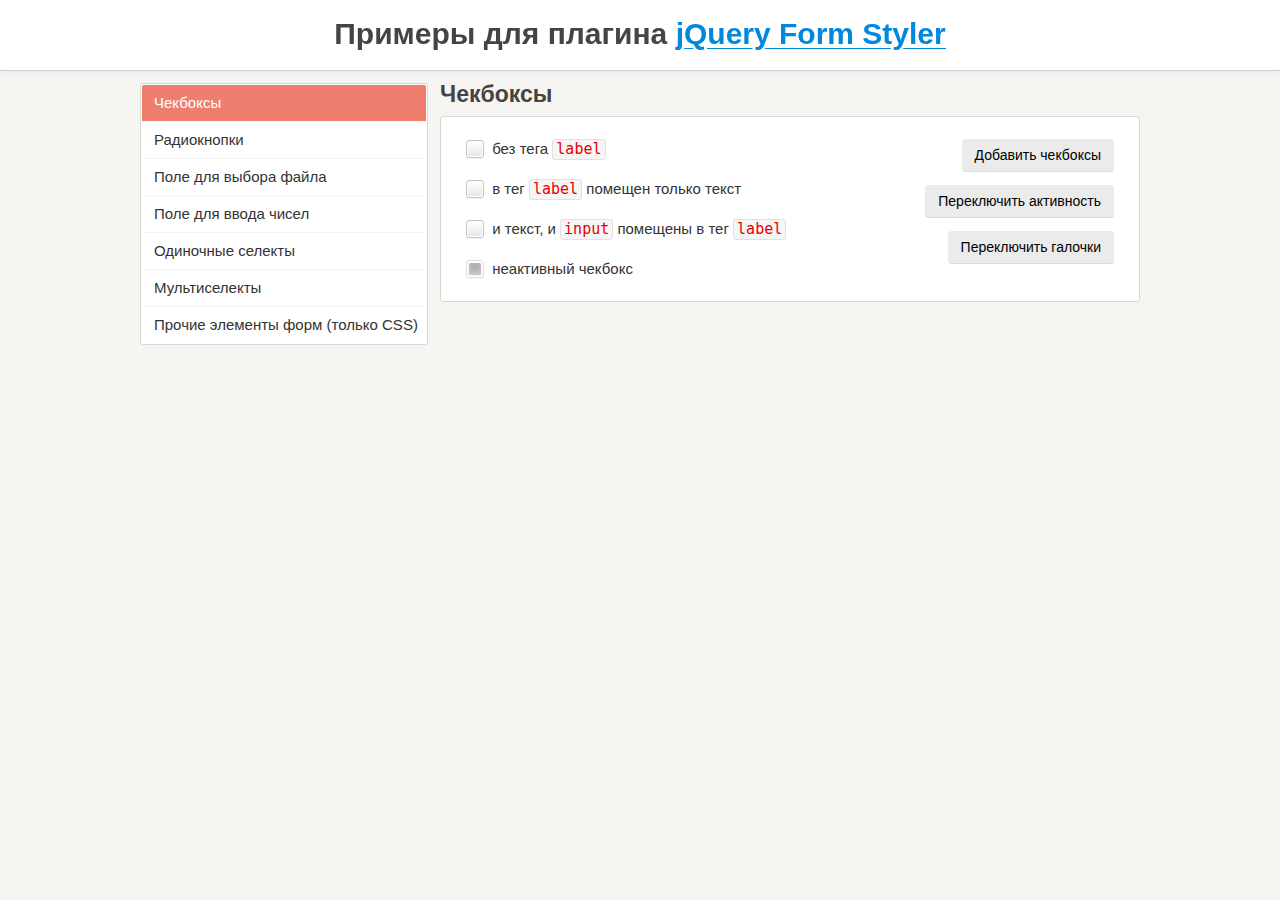
<file: libs/jQueryFormStyler-master/demo/index.html>
<!DOCTYPE html>
<html>
<head>
	<meta charset="utf-8" />
	<meta name="viewport" content="width=device-width, initial-scale=1.0" />
	<title>Примеры для плагина jQuery Form Styler</title>
	<link href="demo.css" rel="stylesheet" />
	<link href="../jquery.formstyler.css" rel="stylesheet" />
	<script src="http://ajax.googleapis.com/ajax/libs/jquery/1.11.3/jquery.min.js"></script>
	<script src="../jquery.formstyler.js"></script>
	<script>
		(function($) {
		$(function() {
			$('input, select').styler({
				selectSearch: true
			});
		});
		})(jQuery);
	</script>
	<script src="demo.js"></script>
</head>

<body>

<h1>Примеры для плагина <a href="http://dimox.name/jquery-form-styler/">jQuery Form Styler</a></h1>

<form method="post">
<div class="wrapper">

	<ul class="menu">
		<li class="current" data-hash="checkbox">Чекбоксы</li>
		<li data-hash="radio">Радиокнопки</li>
		<li data-hash="file">Поле для выбора файла</li>
		<li data-hash="number">Поле для ввода чисел</li>
		<li data-hash="select">Одиночные селекты</li>
		<li data-hash="multiselect">Мультиселекты</li>
		<li data-hash="css">Прочие элементы форм (только CSS)</li>
	</ul>

	<div class="content">

		<div class="box visible">
			<h2>Чекбоксы</h2>

			<div class="section lh">
				<div class="buttons">
					<button type="submit" class="button  add-checkbox">Добавить чекбоксы</button>
					<button type="submit" class="button  disable-input">Переключить активность</button>
					<button type="submit" class="button  check">Переключить галочки</button>
				</div>
				<input type="checkbox" /> без тега <code>label</code><br />
				<span id="r"><input type="checkbox" id="checkbox1" /></span> <label for="checkbox1"> в тег <code>label</code> помещен только текст</label><br />
				<label><input type="checkbox" /> и текст, и <code>input</code> помещены в тег <code>label</code></label><br />
				<label><input type="checkbox" disabled checked /> неактивный чекбокс</label>
			</div><!-- .section -->
		</div><!-- .box -->

		<div class="box">
			<h2>Радиокнопки</h2>

			<div class="section lh">
				<div class="buttons">
					<button type="submit" class="button  add-radio">Добавить радиокнопки</button>
					<button type="submit" class="button  disable-input">Переключить активность</button>
				</div>
				<input type="radio" name="radio" /> без тега <code>label</code><br />
				<input type="radio" name="radio" id="radio1" /> <label for="radio1"> в тег <code>label</code> помещен только текст</label><br />
				<label><input type="radio" name="radio" /> и текст, и <code>input</code> помещены в тег <code>label</code></label><br />
				<label><input type="radio" name="radio" disabled /> неактивная радиокнопка</label>
			</div><!-- .section -->
		</div><!-- .box -->

		<div class="box">
			<h2>Поле для выбора файла</h2>

			<div class="section">
				<div class="buttons">
					<button type="submit" class="button  add-file">Добавить поле</button>
					<button type="submit" class="button  disable-input">Переключить активность</button>
				</div>
				<input type="file" />
			</div><!-- .section -->
		</div><!-- .box -->

		<div class="box">
			<h2>Поле для ввода чисел</h2>

			<div class="section">
				<div class="buttons">
					<button type="submit" class="button  add-number">Добавить поле</button>
					<button type="submit" class="button  disable-input">Переключить активность</button>
				</div>
				<p>Поле без атрибутов.</p>
				<input type="number" />
			</div><!-- .section -->

			<div class="section">
				<p>Поле с атрибутами <code>min="0" max="100" step="5"</code>.</p>
				<input type="number" min="0" max="100" step="5" />
			</div><!-- .section -->

			<div class="section  number-plus-minus">
			<p>Другой вид переключателей.</p>
				<input type="number" />
			</div><!-- .section -->
		</div><!-- .box -->

		<div class="box">

			<h2>Одиночные селекты</h2>

			<p style="color: #43C617">По умолчанию ширина селекта на этой странице установлена 250 пикселей.</p>

			<div class="section">
				<div class="buttons">
					<button type="submit" class="button  add-select">Добавить селект</button>
					<button type="submit" class="button  add-options">Добавить пункты в список</button>
					<button type="submit" class="button  disable-select">Переключить активность селекта</button>
					<button type="submit" class="button  disable-options">Переключить активность пунктов</button>
				</div>
				<p><strong>Простой селект</strong> с несколькими пунктами, <br />один из них неактивный.</p>
				<select>
					<option>-- Выберите --</option>
					<option>Пункт 1</option>
					<option>Пункт 2</option>
					<option disabled>Пункт 3</option>
					<option>Пункт 4</option>
					<option>Пункт 5</option>
				</select>
			</div><!-- .section -->

			<div class="section">

				<p>Селект <strong>без заданной ширины</strong>, имеющий пункт <strong>с длинным текстом</strong>.</p>
				<select class="width-auto">
					<option>-- Выберите --</option>
					<option>Пункт 1</option>
					<option>Пункт 2</option>
					<option>Какой-то пункт с очень-очень-очень длинным-длинным-длинным текстом</option>
					<option>Пункт 4</option>
					<option>Пункт 5</option>
				</select>

				<br /><br />

				<p>Селект <strong>с шириной 200 пикселей</strong>, имеющий пункт <strong>с длинным текстом</strong>.</p>
				<select class="width-200">
					<option>-- Выберите --</option>
					<option>Пункт 1</option>
					<option>Пункт 2</option>
					<option>Какой-то пункт с очень-очень-очень длинным-длинным-длинным текстом</option>
					<option>Пункт 4</option>
					<option>Пункт 5</option>
				</select>

			</div><!-- .section -->

			<div class="section">

				<div class="sec maxheight">
					<p>Выпадающий список этого селекта <br /><strong>органичен по высоте</strong>.</p>
					<select>
						<option>-- Выберите --</option>
						<option>Пункт 1</option>
						<option>Пункт 2</option>
						<option>Пункт 3</option>
						<option>Пункт 4</option>
						<option>Пункт 5</option>
						<option>Пункт 6</option>
						<option>Пункт 7</option>
						<option>Пункт 8</option>
						<option>Пункт 9</option>
						<option>Пункт 10</option>
						<option>Пункт 11</option>
						<option>Пункт 12</option>
						<option>Пункт 13</option>
						<option>Пункт 14</option>
						<option>Пункт 15</option>
						<option>Пункт 16</option>
						<option>Пункт 17</option>
						<option>Пункт 18</option>
						<option>Пункт 19</option>
						<option>Пункт 20</option>
						<option>Пункт 21</option>
						<option>Пункт 22</option>
						<option>Пункт 23</option>
						<option>Пункт 24</option>
						<option>Пункт 25</option>
						<option>Пункт 26</option>
						<option>Пункт 27</option>
						<option>Пункт 28</option>
						<option>Пункт 29</option>
						<option>Пункт 30</option>
					</select>
				</div><!-- .sec -->

				<div class="sec">
					<p>Селект <strong>с длинным списком</strong>, не ограниченным максимальной высотой.</p>
					<select>
						<option>-- Выберите --</option>
						<option>Пункт 1</option>
						<option>Пункт 2</option>
						<option>Пункт 3</option>
						<option>Пункт 4</option>
						<option>Пункт 5</option>
						<option>Пункт 6</option>
						<option>Пункт 7</option>
						<option>Пункт 8</option>
						<option>Пункт 9</option>
						<option>Пункт 10</option>
						<option>Пункт 11</option>
						<option>Пункт 12</option>
						<option>Пункт 13</option>
						<option>Пункт 14</option>
						<option>Пункт 15</option>
						<option>Пункт 16</option>
						<option>Пункт 17</option>
						<option>Пункт 18</option>
						<option>Пункт 19</option>
						<option>Пункт 20</option>
						<option>Пункт 21</option>
						<option>Пункт 22</option>
						<option>Пункт 23</option>
						<option>Пункт 24</option>
						<option>Пункт 25</option>
						<option>Пункт 26</option>
						<option>Пункт 27</option>
						<option>Пункт 28</option>
						<option>Пункт 29</option>
						<option>Пункт 30</option>
						<option>Пункт 31</option>
						<option>Пункт 32</option>
						<option>Пункт 33</option>
						<option>Пункт 34</option>
						<option>Пункт 35</option>
						<option>Пункт 36</option>
						<option>Пункт 37</option>
						<option>Пункт 38</option>
						<option>Пункт 39</option>
						<option>Пункт 40</option>
						<option>Пункт 41</option>
						<option>Пункт 42</option>
						<option>Пункт 43</option>
						<option>Пункт 44</option>
						<option>Пункт 45</option>
						<option>Пункт 46</option>
						<option>Пункт 47</option>
						<option>Пункт 48</option>
						<option>Пункт 49</option>
						<option>Пункт 50</option>
						<option>Пункт 51</option>
						<option>Пункт 52</option>
						<option>Пункт 53</option>
						<option>Пункт 54</option>
						<option>Пункт 55</option>
						<option>Пункт 56</option>
						<option>Пункт 57</option>
						<option>Пункт 58</option>
						<option>Пункт 59</option>
						<option>Пункт 60</option>
						<option>Пункт 61</option>
						<option>Пункт 62</option>
						<option>Пункт 63</option>
						<option>Пункт 64</option>
						<option>Пункт 65</option>
						<option>Пункт 66</option>
						<option>Пункт 67</option>
						<option>Пункт 68</option>
						<option>Пункт 69</option>
						<option>Пункт 70</option>
						<option>Пункт 71</option>
						<option>Пункт 72</option>
						<option>Пункт 73</option>
						<option>Пункт 74</option>
						<option>Пункт 75</option>
						<option>Пункт 76</option>
						<option>Пункт 77</option>
						<option>Пункт 78</option>
						<option>Пункт 79</option>
						<option>Пункт 80</option>
						<option>Пункт 81</option>
						<option>Пункт 82</option>
						<option>Пункт 83</option>
						<option>Пункт 84</option>
						<option>Пункт 85</option>
						<option>Пункт 86</option>
						<option>Пункт 87</option>
						<option>Пункт 88</option>
						<option>Пункт 89</option>
						<option>Пункт 90</option>
						<option>Пункт 91</option>
						<option>Пункт 92</option>
						<option>Пункт 93</option>
						<option>Пункт 94</option>
						<option>Пункт 95</option>
						<option>Пункт 96</option>
						<option>Пункт 97</option>
						<option>Пункт 98</option>
						<option>Пункт 99</option>
						<option>Пункт 100</option>
					</select>
				</div><!-- .sec -->

			</div><!-- .section -->

			<div class="section">

				<div class="sec">
					<p>Проверяем, правильное ли значение передается при изменении. У оригинального селекта прописано: <code>onchange="alert(this.value)"</code>.</p>
					<select onchange="alert(this.value)">
						<option>-- Выберите --</option>
						<option>Пункт 1</option>
						<option>Пункт 2</option>
						<option>Пункт 3</option>
						<option>Пункт 4</option>
						<option>Пункт 5</option>
					</select>
				</div><!-- .sec -->

				<div class="sec">
					<p>Селект <strong>с замещающим текстом</strong> (placeholder). Текст "-- Выберите --" задан не через тег <code>option</code>, а через атрибут <code>data-placeholder</code>.</p>
					<select data-placeholder="-- Выберите --">
						<option label="-"></option>
						<option>Пункт 1</option>
						<option>Пункт 2</option>
						<option>Пункт 3</option>
						<option>Пункт 4</option>
						<option>Пункт 5</option>
					</select>
				</div><!-- .sec -->

			</div><!-- .section -->

			<div class="section">

				<div class="sec">
					<p>Селект <strong>с группировкой пунктов</strong> <br />(используется тег <code>optgroup</code>), один из них неактивный.</p>
					<select>
						<option>-- Выберите --</option>
						<optgroup label="Группа 1">
							<option>Пункт 1.1</option>
							<option>Пункт 1.2</option>
							<option>Пункт 1.3</option>
						</optgroup>
						<optgroup label="Группа 2">
							<option>Пункт 2.1</option>
							<option disabled>Пункт 2.2</option>
							<option>Пункт 2.3</option>
						</optgroup>
					</select>
				</div><!-- .sec -->

				<div class="sec">
					<p>Селект с выделением групп <strong>разными цветами</strong> (указаны классы <code>.color1</code> и <code>.color2</code> для <code>optgroup</code>).</p>
					<select>
						<option>-- Выберите --</option>
						<optgroup label="Группа 1" class="color1">
							<option>Пункт 1.1</option>
							<option>Пункт 1.2</option>
							<option>Пункт 1.3</option>
						</optgroup>
						<optgroup label="Группа 2" class="color2">
							<option>Пункт 2.1</option>
							<option>Пункт 2.2</option>
							<option>Пункт 2.3</option>
						</optgroup>
					</select>
				</div><!-- .sec -->

			</div><!-- .section -->

			<div class="section">

				<div class="sec showChanged">
					<p>Показываем, что селект изменен, используя класс <code>.changed</code> (появляется зеленая обводка).</p>
					<select>
						<option>-- Выберите --</option>
						<option>Пункт 1</option>
						<option>Пункт 2</option>
						<option>Пункт 3</option>
						<option>Пункт 4</option>
						<option>Пункт 5</option>
					</select>
				</div><!-- .sec -->

				<div class="sec lang">
					<p>Класс, указаннный для <code>option</code>, передается свернутом селекту, благодаря чему мы в нем видим флаг.</p>
					<select>
						<option>-- Выберите язык --</option>
						<option class="lang-en">Английский</option>
						<option class="lang-es">Испанский</option>
						<option class="lang-de">Немецкий</option>
						<option class="lang-ru">Русский</option>
						<option class="lang-fr">Французский</option>
					</select>
				</div><!-- .sec -->

			</div><!-- .section -->

			<br /><br /><br /><br /><br /><br /><br /><br /><br /><br />

		</div><!-- .box -->

		<div class="box">

			<h2>Мультиселекты</h2>

			<div class="section">
				<div class="buttons">
					<button type="submit" class="button  add-select  multiple">Добавить селект</button>
					<button type="submit" class="button  add-options">Добавить пункты в список</button>
					<button type="submit" class="button  disable-select">Переключить активность селекта</button>
					<button type="submit" class="button  disable-options">Переключить активность пунктов</button>
				</div>
				<p><strong>Мультиселект</strong>, один из пунктов неактивный, <br />параметр <code>size</code> не указан.</p>
				<select multiple>
					<option>-- Выберите --</option>
					<option>Пункт 1</option>
					<option>Пункт 2</option>
					<option disabled>Пункт 3</option>
					<option>Пункт 4</option>
					<option>Пункт 5</option>
				</select>
			</div><!-- .section -->

			<div class="section">
				<p>Мультиселект <strong>с параметром</strong> <code>size</code> <strong>равным</strong> <code>6</code> и <strong>с заданной шириной</strong> (400 пикселей).</p>
				<select multiple size="6" class="width-400">
					<option>-- Выберите один или несколько пунктов --</option>
					<option>Пункт 1</option>
					<option>Пункт 2</option>
					<option>Пункт 3</option>
					<option>Пункт 4</option>
					<option>Пункт 5</option>
				</select>
			</div><!-- .section -->

			<div class="section">

				<div class="sec">
					<p>Мультиселект <strong>с группировкой пунктов</strong> (используется тег <code>optgroup</code>), один из них неактивный.</p>
					<select multiple size="9">
						<option>-- Выберите --</option>
						<optgroup label="Группа 1">
							<option>Пункт 1.1</option>
							<option>Пункт 1.2</option>
							<option>Пункт 1.3</option>
						</optgroup>
						<optgroup label="Группа 2">
							<option>Пункт 2.1</option>
							<option disabled>Пункт 2.2</option>
							<option>Пункт 2.3</option>
						</optgroup>
					</select>
				</div><!-- .sec -->

				<div class="sec">
					<p>Мультиселект с выделением групп <strong>разными цветами</strong> (указаны классы <code>.color1</code> и <code>.color2</code> для <code>optgroup</code>).</p>
					<select multiple size="9">
						<option>-- Выберите --</option>
						<optgroup label="Группа 1" class="color1">
							<option>Пункт 1.1</option>
							<option>Пункт 1.2</option>
							<option>Пункт 1.3</option>
						</optgroup>
						<optgroup label="Группа 2" class="color2">
							<option>Пункт 2.1</option>
							<option>Пункт 2.2</option>
							<option>Пункт 2.3</option>
						</optgroup>
					</select>
				</div><!-- .sec -->

			</div><!-- .section -->

		</div><!-- .box -->

		<div class="box">

			<h2>Прочие элементы форм (только CSS)</h2>

			<div class="section css">
				<p>Стилизация данных элементов <strong>не требует наличия плагина</strong>.</p>

				<input class="styler" type="text" size="60" placeholder="Однострочное текстовое поле..." /> <code>&lt;input type="text"></code>

				<input class="styler" type="password" size="60" placeholder="Поле для ввода пароля..." /> <code>&lt;input type="password"></code>

				<textarea class="styler" cols="60" rows="5" placeholder="Многострочное текстовое поле..."></textarea> <code>&lt;textarea>&lt;/textarea></code><br />

				<input class="styler" type="button" value="Кнопка" /> <code>&lt;input type="button"></code><br />

				<button class="styler" type="submit">Кнопка</button> <code>&lt;button>&lt;/button></code><br />

				<input class="styler" type="reset" value="Сброс" /> <code>&lt;input type="reset"></code><br />

				<input class="styler" type="button" value="Кнопка неактивная" disabled /> <code>&lt;input type="button" disabled></code><br />
				<button class="styler" type="submit" disabled>Кнопка неактивная</button> <code>&lt;button disabled>&lt;/button></code>

			</div><!-- .section -->

		</div><!-- .box -->

	</div><!-- .content -->

</div><!-- .wrapper -->
</form>

</body>
</html>
</file>
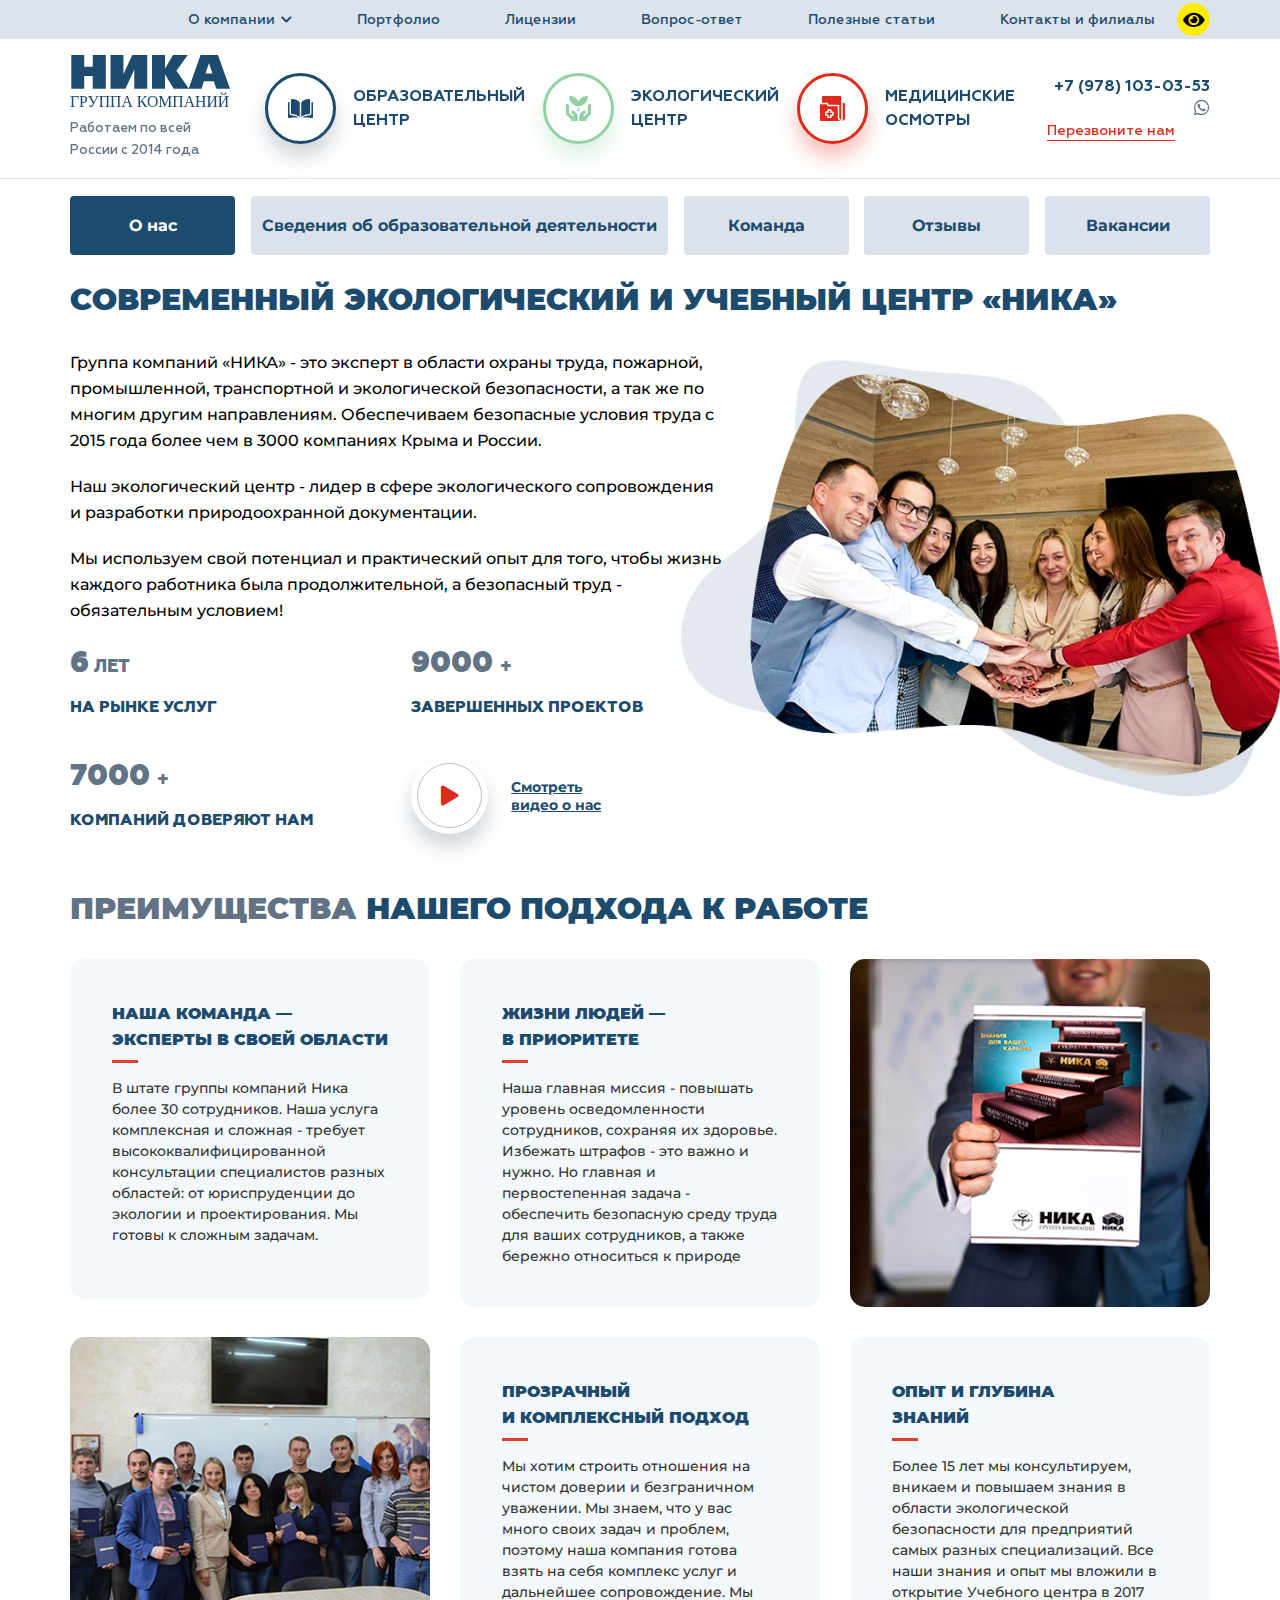
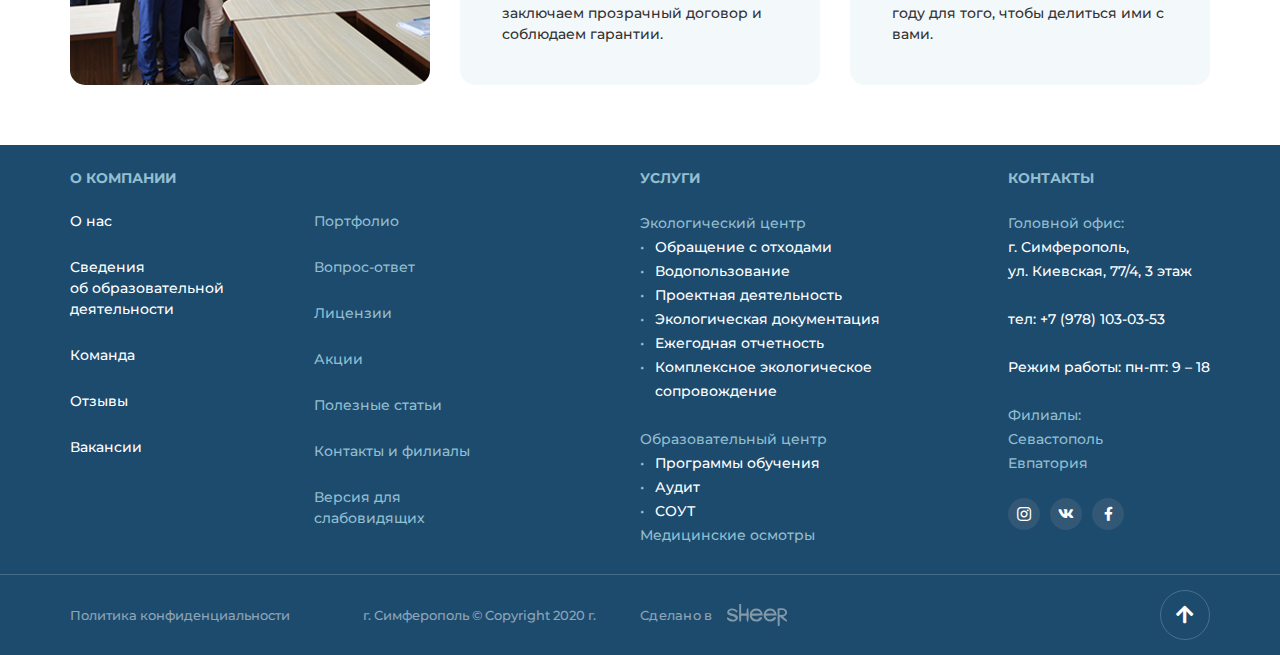
<file: about.html>
<!DOCTYPE html>
<!--[if lt IE 7]><html lang="ru" class="lt-ie9 lt-ie8 lt-ie7"><![endif]-->
<!--[if IE 7]><html lang="ru" class="lt-ie9 lt-ie8"><![endif]-->
<!--[if IE 8]><html lang="ru" class="lt-ie9"><![endif]-->
<!--[if gt IE 8]><!-->
<html lang="ru">
<!--<![endif]-->
<head>
	<meta charset="utf-8" />
	<title>Заголовок</title>
	<meta name="description" content="" />
	<meta http-equiv="X-UA-Compatible" content="IE=edge" />
	<meta name="viewport" content="width=device-width, initial-scale=1.0" />
	<link rel="shortcut icon" href="favicon.png" />
	<link rel="stylesheet" href="libs/bootstrap/bootstrap-grid.css" />
	<link rel="stylesheet" href="libs/fontawesome-free-5.12.0-web/css/all.min.css" />
	<link rel="stylesheet" href="libs/animate/animate.min.css" />
	<link rel="stylesheet" href="libs/fancybox/jquery.fancybox.css" />
	<link rel="stylesheet" href="libs/slick-1.5.9/slick/slick.css" />
	<link rel="stylesheet" href="libs/slick-1.5.9/slick/slick-theme.css" />
	<link rel="stylesheet" href="css/fonts.css" />
	<link rel="stylesheet" href="css/main.css?ver=1.28" />
	<link rel="stylesheet" href="css/media.css?ver=1.28" />
</head>
<body>

	<div class="wrapper wrapper_page">

		<header class="header default">
			<div class="header__top">
				<div class="container container_big">
					<div class="header__wrap">
						<ul class="menu">
							<li class="has_child">
								<a href="#">О компании <i class="fas fa-chevron-down"></i></a>
								<ul>
									<li><a href="#">О нас</a></li>
									<li><a href="#">Сведения об образовательной деятельности</a></li>
									<li><a href="#">Команда</a></li>
									<li><a href="#">Отзывы</a></li>
									<li><a href="#">Вакансии</a></li>
								</ul>
							</li>
							<li><a href="#">Портфолио</a></li>
							<li><a href="#">Лицензии</a></li>
							<li><a href="#">Вопрос-ответ</a></li>
							<li><a href="#">Полезные статьи</a></li>
							<li><a href="#">Контакты и филиалы</a></li>
						</ul>
						<a href="#" class="btn-eye"><i class="fas fa-eye"></i></a>
					</div>
					<div class="menu-mob">
						<div class="header__location">
							<p>г. Симферополь, ул. Киевская, 77/4, 3 этаж, офис, 320, 315</p> 
							<p>пн-пт с 9:00 до 18:00</p>
						</div>
						<a href="tel:+79781030353" class="phone-main">+7 (978) 103-03-53</a>
						<a href="#" class="btn-social"><i class="fab fa-whatsapp"></i></a>
						<br>
						<a href="#callback" class="link-block fancybox">Перезвоните нам</a>
					</div>
				</div>
			</div>
			<div class="header__bottom">
				<div class="container container_big">
					<div class="row align-items-center">
						<div class="col-lg-2 col-md-6 col-9">
							<div class="logo-wrap">
								<a href="#" class="logo">
									<img src="img/logo.svg" alt="alt">
								</a>
								<div class="logo-descr">Работаем по всей России с 2014 года</div>
							</div>
						</div>
						<div class="col-lg-8 hidden_tablet">
							<div class="items-billbord">
								<div class="item-billbord item-billbord_1">
									<div class="item-billbord__icon">
										<img src="img/ic_billbord1.svg" alt="alt">
										<img src="img/ic_billbord1_1.svg" alt="alt">
									</div>
									<a href="#" class="item-billbord__name">Образовательный <br>центр</a>
									<div class="menu-dropdown">
										<div class="row">
											<div class="col-lg-4">
												<div class="menu-dropdown__name">Обращение с отходами</div>
												<div class="list-dropdown">
													<ul>
														<li><a href="#"> Паспорта на отходы I-IV  классса опасности отхода</a></li>
														<li><a href="#">Подтверждение V класса опасности отхода </a></li>
														<li><a href="#">Получение лицензии на обращение с отходами </a></li>
														<li><a href="#">Инвентаризация отходов</a></li>
														<li><a href="#">Утилизация и обработка опасных отходов </a></li>
														<li><a href="#">Охрана атмосферного воздуха </a></li>
														<li><a href="#">Разработка паспорта на газоочистное и вентиляционное оборудование </a></li>
														<li><a href="#">Инвентаризация источников выбросов </a></li>
														<li><a href="#">Постановка НВОС </a></li>
													</ul>
												</div>
												<div class="menu-dropdown__name">Водопользование</div>
												<div class="list-dropdown">
													<ul>
														<li><a href="#">Получение лицензии на недропользование (скважины) </a></li>
														<li><a href="#">Получение решений и заключения договоров на пользование акваторией водных объектов </a></li>
														<li><a href="#">Декларация сточных вод </a></li>
													</ul>
												</div>
											</div>
											<div class="col-lg-4 col_pr">
												<div class="menu-dropdown__name">Проектная деятельность</div>
												<div class="list-dropdown">
													<ul>
														<li><a href="#">Проект зоны санитарной охраны ЗСО (под ключ/частично) </a></li>
														<li><a href="#">Проект санитарной защитной зоны СЗЗ (под ключ/или частично) </a></li>
														<li><a href="#">Проект НМУ </a></li>
														<li><a href="#">Проект предельно допустимых выбросов ПДВ (под ключ/частично)</a></li>
														<li><a href="#">Проект нормативов образования отходов и лимитов на их размещение ПНЛООР </a></li>
													</ul>
												</div>
												<div class="menu-dropdown__name">Экологическая документация </div>
												<div class="list-dropdown">
													<ul>
														<li><a href="#">Журналы учета образования отхода (поквартально) </a></li>
														<li><a href="#">Инструкции по обращению с отходами </a></li>
														<li><a href="#">Декларация о количестве выпущенных товаров подлежащих утилизации после утраты потребительских свойств</a></li>
														<li><a href="#">Расчёт платы экологического сбора </a></li>
														<li><a href="#">Прграмма ПЭК</a></li>
													</ul>
												</div>
											</div>
											<div class="col-lg-4 pl_40">
												<div class="menu-dropdown__name">Ежегодная отчетность</div>
												<div class="list-dropdown">
													<ul>
														<li><a href="#">2тп отходы </a></li>
														<li><a href="#">2тп воздух </a></li>
														<li><a href="#">2тп водхоз </a></li>
														<li><a href="#">Подача сведений в региональный кадастр отхода</a></li>
														<li><a href="#">Декларация НВОС</a></li>
														<li><a href="#">Отчёт об организации и о результатах осуществления ПЭК</a></li>
														<li><a href="#">Отчёт по формам 3.1  3.2  3.3</a></li>
														<li><a href="#">Отчёт по формам 6.1 6.2 6.3</a></li>
														<li><a href="#">Форма 4ос</a></li>
													</ul>
												</div>
												<div class="menu-dropdown__name">Комплексное экологическое сопровождение</div>
												<div class="list-dropdown">
													<ul>
														<li><a href="#">Бесплатный аудит </a></li>
														<li><a href="#">Инженерные экологические изыскания</a></li>
													</ul>
												</div>
											</div>
										</div>
									</div>
								</div>
								<div class="item-billbord item-billbord_2">
									<div class="item-billbord__icon">
										<img src="img/ic_billbord2.svg" alt="alt">
										<img src="img/ic_billbord2_1.svg" alt="alt">
									</div>
									<a href="#" class="item-billbord__name">Экологический <br>центр</a>
									<div class="menu-dropdown">
										<div class="row">
											<div class="col-lg-4">
												<div class="menu-dropdown__name">Обращение с отходами</div>
												<div class="list-dropdown">
													<ul>
														<li><a href="#"> Паспорта на отходы I-IV  классса опасности отхода</a></li>
														<li><a href="#">Подтверждение V класса опасности отхода </a></li>
														<li><a href="#">Получение лицензии на обращение с отходами </a></li>
														<li><a href="#">Инвентаризация отходов</a></li>
														<li><a href="#">Утилизация и обработка опасных отходов </a></li>
														<li><a href="#">Охрана атмосферного воздуха </a></li>
														<li><a href="#">Разработка паспорта на газоочистное и вентиляционное оборудование </a></li>
														<li><a href="#">Инвентаризация источников выбросов </a></li>
														<li><a href="#">Постановка НВОС </a></li>
													</ul>
												</div>
												<div class="menu-dropdown__name">Водопользование</div>
												<div class="list-dropdown">
													<ul>
														<li><a href="#">Получение лицензии на недропользование (скважины) </a></li>
														<li><a href="#">Получение решений и заключения договоров на пользование акваторией водных объектов </a></li>
														<li><a href="#">Декларация сточных вод </a></li>
													</ul>
												</div>
											</div>
											<div class="col-lg-4 col_pr">
												<div class="menu-dropdown__name">Проектная деятельность</div>
												<div class="list-dropdown">
													<ul>
														<li><a href="#">Проект зоны санитарной охраны ЗСО (под ключ/частично) </a></li>
														<li><a href="#">Проект санитарной защитной зоны СЗЗ (под ключ/или частично) </a></li>
														<li><a href="#">Проект НМУ </a></li>
														<li><a href="#">Проект предельно допустимых выбросов ПДВ (под ключ/частично)</a></li>
														<li><a href="#">Проект нормативов образования отходов и лимитов на их размещение ПНЛООР </a></li>
													</ul>
												</div>
												<div class="menu-dropdown__name">Экологическая документация </div>
												<div class="list-dropdown">
													<ul>
														<li><a href="#">Журналы учета образования отхода (поквартально) </a></li>
														<li><a href="#">Инструкции по обращению с отходами </a></li>
														<li><a href="#">Декларация о количестве выпущенных товаров подлежащих утилизации после утраты потребительских свойств</a></li>
														<li><a href="#">Расчёт платы экологического сбора </a></li>
														<li><a href="#">Прграмма ПЭК</a></li>
													</ul>
												</div>
											</div>
											<div class="col-lg-4 pl_40">
												<div class="menu-dropdown__name">Ежегодная отчетность</div>
												<div class="list-dropdown">
													<ul>
														<li><a href="#">2тп отходы </a></li>
														<li><a href="#">2тп воздух </a></li>
														<li><a href="#">2тп водхоз </a></li>
														<li><a href="#">Подача сведений в региональный кадастр отхода</a></li>
														<li><a href="#">Декларация НВОС</a></li>
														<li><a href="#">Отчёт об организации и о результатах осуществления ПЭК</a></li>
														<li><a href="#">Отчёт по формам 3.1  3.2  3.3</a></li>
														<li><a href="#">Отчёт по формам 6.1 6.2 6.3</a></li>
														<li><a href="#">Форма 4ос</a></li>
													</ul>
												</div>
												<div class="menu-dropdown__name">Комплексное экологическое сопровождение</div>
												<div class="list-dropdown">
													<ul>
														<li><a href="#">Бесплатный аудит </a></li>
														<li><a href="#">Инженерные экологические изыскания</a></li>
													</ul>
												</div>
											</div>
										</div>
									</div>
								</div>
								<div class="item-billbord item-billbord_3">
									<div class="item-billbord__icon">
										<img src="img/ic_billbord3.svg" alt="alt">
										<img src="img/ic_billbord3_1.svg" alt="alt">
									</div>
									<a href="#" class="item-billbord__name">Медицинские <br>осмотры</a>
									<div class="menu-dropdown">
										<div class="row">
											<div class="col-lg-4">
												<div class="menu-dropdown__name">Обращение с отходами</div>
												<div class="list-dropdown">
													<ul>
														<li><a href="#"> Паспорта на отходы I-IV  классса опасности отхода</a></li>
														<li><a href="#">Подтверждение V класса опасности отхода </a></li>
														<li><a href="#">Получение лицензии на обращение с отходами </a></li>
														<li><a href="#">Инвентаризация отходов</a></li>
														<li><a href="#">Утилизация и обработка опасных отходов </a></li>
														<li><a href="#">Охрана атмосферного воздуха </a></li>
														<li><a href="#">Разработка паспорта на газоочистное и вентиляционное оборудование </a></li>
														<li><a href="#">Инвентаризация источников выбросов </a></li>
														<li><a href="#">Постановка НВОС </a></li>
													</ul>
												</div>
												<div class="menu-dropdown__name">Водопользование</div>
												<div class="list-dropdown">
													<ul>
														<li><a href="#">Получение лицензии на недропользование (скважины) </a></li>
														<li><a href="#">Получение решений и заключения договоров на пользование акваторией водных объектов </a></li>
														<li><a href="#">Декларация сточных вод </a></li>
													</ul>
												</div>
											</div>
											<div class="col-lg-4 col_pr">
												<div class="menu-dropdown__name">Проектная деятельность</div>
												<div class="list-dropdown">
													<ul>
														<li><a href="#">Проект зоны санитарной охраны ЗСО (под ключ/частично) </a></li>
														<li><a href="#">Проект санитарной защитной зоны СЗЗ (под ключ/или частично) </a></li>
														<li><a href="#">Проект НМУ </a></li>
														<li><a href="#">Проект предельно допустимых выбросов ПДВ (под ключ/частично)</a></li>
														<li><a href="#">Проект нормативов образования отходов и лимитов на их размещение ПНЛООР </a></li>
													</ul>
												</div>
												<div class="menu-dropdown__name">Экологическая документация </div>
												<div class="list-dropdown">
													<ul>
														<li><a href="#">Журналы учета образования отхода (поквартально) </a></li>
														<li><a href="#">Инструкции по обращению с отходами </a></li>
														<li><a href="#">Декларация о количестве выпущенных товаров подлежащих утилизации после утраты потребительских свойств</a></li>
														<li><a href="#">Расчёт платы экологического сбора </a></li>
														<li><a href="#">Прграмма ПЭК</a></li>
													</ul>
												</div>
											</div>
											<div class="col-lg-4 pl_40">
												<div class="menu-dropdown__name">Ежегодная отчетность</div>
												<div class="list-dropdown">
													<ul>
														<li><a href="#">2тп отходы </a></li>
														<li><a href="#">2тп воздух </a></li>
														<li><a href="#">2тп водхоз </a></li>
														<li><a href="#">Подача сведений в региональный кадастр отхода</a></li>
														<li><a href="#">Декларация НВОС</a></li>
														<li><a href="#">Отчёт об организации и о результатах осуществления ПЭК</a></li>
														<li><a href="#">Отчёт по формам 3.1  3.2  3.3</a></li>
														<li><a href="#">Отчёт по формам 6.1 6.2 6.3</a></li>
														<li><a href="#">Форма 4ос</a></li>
													</ul>
												</div>
												<div class="menu-dropdown__name">Комплексное экологическое сопровождение</div>
												<div class="list-dropdown">
													<ul>
														<li><a href="#">Бесплатный аудит </a></li>
														<li><a href="#">Инженерные экологические изыскания</a></li>
													</ul>
												</div>
											</div>
										</div>
									</div>
								</div>
							</div>
						</div>
						<div class="col-lg-2 col-md-6 col-3 right_head">
							<div class="header__right">
								<a href="tel:+79781030353" class="phone-main"><i class="fas fa-phone-alt"></i>+7 (978) 103-03-53</a>
								<a href="#" class="btn-social"><i class="fab fa-whatsapp"></i></a>
								<br>
								<a href="#callback" class="link-block fancybox">Перезвоните нам</a>
							</div>
							<span class="btn_nav">
								<span class='sandwich'>
									<span class='sw-topper'></span>
									<span class='sw-bottom'></span>
									<span class='sw-footer'></span>
								</span>
							</span>
						</div>
					</div>
				</div>
			</div>
		</header>

		<div class="about">
			<div class="container">
				<ul class="tabs-about">
					<li class="active"><a href="#tab_about1">О нас</a></li>
					<li><a href="#tab_about2">Сведения об образовательной деятельности</a></li>
					<li><a href="#tab_about3">Команда</a></li>
					<li><a href="#tab_about4">Отзывы</a></li>
					<li><a href="#tab_about5">Вакансии</a></li>
				</ul>
				<div class="tab-container-about">
					<div class="tab-pane-about" id="tab_about1">
						<div class="title-section">Современный экологический и учебный центр «НИКА»</div>
						<div class="row">
							<div class="col-lg-7 z_2">
								<div class="text-page">
									<p>Группа компаний «НИКА» - это эксперт в области охраны труда, пожарной, промышленной, транспортной и экологической безопасности, а так же по многим другим направлениям. Обеспечиваем безопасные условия труда с 2015 года более чем в 3000 компаниях Крыма и России.</p>
									<p>Наш экологический центр - лидер в сфере экологического сопровождения и разработки природоохранной документации.</p>
									<p>Мы используем свой потенциал и практический опыт для того, чтобы жизнь каждого работника была продолжительной, а безопасный труд - обязательным условием!</p>
								</div>
								<div class="row row_achievement">
									<div class="col-6">
										<div class="item-achievement">
											<div class="item-achievement__title"><strong>6</strong> лет</div>
											<div class="item-achievement__descr">На рынке услуг</div>
										</div>
									</div>
									<div class="col-6">
										<div class="item-achievement">
											<div class="item-achievement__title"><strong>9000 </strong> +</div>
											<div class="item-achievement__descr">завершенных проектов</div>
										</div>
									</div>
									<div class="col-6">
										<div class="item-achievement">
											<div class="item-achievement__title"><strong>7000 </strong> +</div>
											<div class="item-achievement__descr">компаний доверяют нам</div>
										</div>
									</div>
									<div class="col-6">
										<a href="https://www.youtube.com/embed/E8d_JvMpoY4" class="btn-video  fancybox fancybox.iframe">
											<span class="icon-video"><i class="fas fa-play"></i></span>
											<span class="btn-video__text">Смотреть видео о нас</span>
										</a>
									</div>
								</div>
							</div>
							<div class="col-lg-5">
								<div class="about__image">
									<img src="img/img_avd.jpg" alt="alt">
								</div>
							</div>
						</div>
						<div class="title-section"><span>Преимущества</span> нашего подхода к работе</div>
						<div class="row">
							<div class="col-lg-4 col-md-6">
								<div class="item-advantage">
									<div class="item-advantage__title">Наша команда — <br>эксперты в своей области</div>
									<p>В штате группы компаний Ника более 30 сотрудников. Наша услуга комплексная и сложная - требует высококвалифицированной консультации специалистов разных областей: от юриспруденции до экологии и проектирования. Мы готовы к сложным задачам.</p>
								</div>
							</div>
							<div class="col-lg-4 col-md-6">
								<div class="item-advantage">
									<div class="item-advantage__title">Жизни людей — <br>в приоритете</div>
									<p>Наша главная миссия - повышать уровень осведомленности сотрудников, сохраняя их здоровье. Избежать штрафов - это важно и нужно. Но главная и первостепенная задача - обеспечить безопасную среду труда для ваших сотрудников, а также бережно относиться к природе</p>
								</div>
							</div>
							<div class="col-lg-4 col-md-6">
								<div class="item-advantage item-advantage_image">
									<img src="img/item_avd1.jpg" alt="alt">
								</div>
							</div>
							<div class="col-lg-4 col-md-6">
								<div class="item-advantage item-advantage_image">
									<img src="img/item_avd2.jpg" alt="alt">
								</div>
							</div>
							<div class="col-lg-4 col-md-6">
								<div class="item-advantage">
									<div class="item-advantage__title">Прозрачный <br>и комплексный подход</div>
									<p>Мы хотим строить отношения на чистом доверии и безграничном уважении. Мы знаем, что у вас много своих задач и проблем, поэтому наша компания готова взять на себя комплекс услуг и дальнейшее сопровождение. Мы заключаем прозрачный договор и соблюдаем гарантии.</p>
								</div>
							</div>
							<div class="col-lg-4 col-md-6">
								<div class="item-advantage">
									<div class="item-advantage__title">Опыт и глубина <br>знаний</div>
									<p>Более 15 лет мы консультируем, вникаем и повышаем знания в области экологической безопасности для предприятий самых разных специализаций. Все наши знания и опыт мы вложили в открытие Учебного центра в 2017 году для того, чтобы делиться ими с вами.</p>
								</div>
							</div>
						</div>
					</div>
					<div class="tab-pane-about" id="tab_about2">
						<ul class="links-article">
							<li><a href="#article_block1">Сведения об образовательной организации</a></li>
							<li><a href="#article_block2">Основные сведения</a></li>
							<li><a href="#article_block3">Структура и органы управления образовательной организацией</a></li>
							<li><a href="#article_block4">Документы</a></li>
							<li><a href="#article_block5">Образование</a></li>
							<li><a href="#article_block6">Образовательные стандарты</a></li>
							<li><a href="#article_block7">Руководство. Педагогический состав</a></li>
							<li><a href="#article_block8">Материально-техническое обеспечение и оснащенность образовательного процесса</a></li>
							<li><a href="#article_block8">Стипендии и иные виды материальной поддержки</a></li>
							<li><a href="#article_block9">Платные образовательные услуги</a></li>
							<li><a href="#article_block10">Финансово-хозяйственная деятельность</a></li>
							<li><a href="#article_block11">Вакантные места для приема (перевода)</a></li>
						</ul>
						<div class="text-article">
							<div class="title-min" id="article_block1">Сведения об образовательной организации</div>
							<p>Учебно-консультационный центр «НИКА» - эксперт в области охраны труда, пожарной, промышленной и экологической безопасности. Мы оказываем комплексные услуги по охране труда, экологии, обучению работников, руководителей и специалистов по различным направлениям.</p>
							<p>Учебно-консультационный центр «НИКА» ведет свою деятельность на основании Лицензии №0955 от 15.03.2017 г. выданной Министерством образования, науки и молодежи Республики Крым.</p>
							<p>ООО УКЦ «НИКА» внесено в реестр аккредитованных организаций, оказывающих услуги по охране труда (Уведомление Министерства труда и социальной защиты о внесении в реестр аккредитованных организаций №4941 от 19.06.2017 г.) Учебно-консультационный центр «НИКА» прошел аккредитацию на государственных торговых площадках в соответствии с Федеральным законом №44-ФЗ от 05.04.2013 г., и принимает участие в электронных торгах.</p>
							<div class="title-min" id="article_block2">Основные сведения</div>
							<p><strong>Дата создания:</strong> 19.01.2017 г. </p>
							<p><strong>Полное наименование:</strong> Общество с ограниченной ответственностью «УЧЕБНО-КОНСУЛЬТАЦИОННЫЙ ЦЕНТР «НИКА» </p>
							<p><strong>Сокращенное наименование организации:</strong> ООО «УКЦ «НИКА» </p>
							<p><strong>Юридический адрес:</strong> 295034, Республика Крым, г. Симферополь, ул. Киевская 77/4, эт. 3, оф. 315 </p>
							<p><strong>Фактический адрес:</strong> 295034, Республика Крым, г. Симферополь, ул. Киевская 77/4, эт. 3, оф. 320 </p>
							<p><strong>Банковские реквизиты:</strong> Р/с 40702810742670100732 в РНКБ, ОО ОО №267, <br>к/с 30101810335100000607, БИК 043510607. </p>
							<p><strong>Режим работы:</strong> Понедельник-пятница, с 09.00 до 18.00 Суббота-воскресенье - выходной </p>
							<div><strong>Контактная информация:</strong></div>
							<p>
								<div>+7(978)-983-43-13 Администратор, методист</div>
								<div>+7(978)-257-58-13 Методический отдел</div>
								<div>+7(978)-279-79-04 Специалист транспортного направления</div>
								<div>+7 (989)292-50-93 Специалист направления самоходной техники</div>
								<div>+7(978)-710-50-20 Директор </div>
								<div>+7(3652)59-41-44 тел./факс </div>
							</p>
							<p><strong>E-Mail:</strong> info@centr82.ru</p>
							<div class="title-min" id="article_block3">Структура и органы управления образовательной организацией</div>
							<div>В состав ООО «УКЦ «НИКА» входит специализированное структурное образовательное подразделение Учебный центр «НИКА», основной целью которого является предоставление услуг в области профессионального и дополнительного профессионального образования.</div>
							<ul>
								<li>Директор ООО «УКЦ «НИКА»: Третьяк Виктория Анатольевна</li>
								<li>Бухгалтер</li>
								<li>Специалист по учебно-методической работе</li>
								<li>Старший методист</li>
								<li>Методист</li>
								<li>Преподаватель</li>
							</ul>
							<div class="title-min" id="article_block4">Документы</div>
							<div class="wrap-doc">
								<a href="#" class="link-doc"><span>Копия устава</span></a>
							</div>
							<div class="wrap-doc">
								<a href="#" class="link-doc"><span>Копия лицензии на осуществление образовательной деятельности</span></a>
							</div>
							<div class="wrap-doc">
								<a href="#" class="link-doc"><span>Уведомление о внесении в реестр аккредитованных организаций, оказывающих услуги в области охраны труда</span></a>
							</div>
							<div class="wrap-doc">
								<a href="#" class="link-doc"><span>Правила приема, отчисления и восстановления обучающихся</span></a>
							</div>
							<div class="wrap-doc">
								<a href="#" class="link-doc"><span>Правила внутреннего трудового распорядка</span></a>
							</div>
							<div class="wrap-doc">
								<a href="#" class="link-doc"><span>Договор об оказании платных образовательных услуг</span></a>
							</div>
							<div class="wrap-doc">
								<a href="#" class="link-doc"><span>Положение об оказании платных образовательных услуг</span></a>
							</div>
							<div class="wrap-doc">
								<a href="#" class="link-doc"><span>Положение об организации образовательного процесса</span></a>
							</div>
							<div class="title-min" id="article_block5">Образование</div>
							<p><strong>ООО «УКЦ «НИКА» реализует образовательные программы:</strong> профессионального обучения (профессиональная подготовка, переподготовка и повышения квалификации рабочих и служащих) - дополнительного профессионального образования (повышение квалификации лиц, имеющих (получающих) среднее профессиональное и (или) высшее образование Обучение слушателей ведется на русском языке. Образовательные услуги предоставляются на платной основе, на основании заявок от физических и юридических лиц.</p>
							<p><strong>Обучение проводится круглогодично по мере комплектования групп.</strong> Платные образовательные услуги предоставляются в соответствии с условиями заключенного договора об оказании образовательных услуг. Формы обучения определяются ООО «УКЦ «НИКА» самостоятельно. Допускается сочетание различных форм получения образования (очная, дистанционная, очно-заочная). Нормативный срок обучения по программам подготовки, переподготовки и повышения квалификации определяется в зависимости от конкретной образовательной программы. Результаты приема: все кандидаты, подавшие заявки на обучение, не имеющие ограничений по возрасту, и заключившие договор об оказании образовательных услуг, принимаются на обучение.</p>
							<div class="title-min" id="article_block6">Образовательные стандарты</div>
							<p>Обучение осуществляется в соответствии с «Перечнем профессий рабочих, должностей служащих, по которым осуществляется профессиональное обучение», Общероссийским классификатором профессий рабочих, должностей служащих и тарифных разрядов, требованиями действующего единого тарифно-квалификационного справочника работ и профессий рабочих, профессиональными стандартами, «Порядком организации и осуществления образовательной деятельности по основным программам профессионального обучения», «Порядком организации и осуществления образовательной деятельности по дополнительным профессиональным программам», «Порядком организации и осуществления образовательной деятельности по дополнительным общеобразовательным программам».</p>
							<div class="title-min" id="article_block7">Руководство. Педагогический состав</div>
							<div class="row">
								<div class="col-lg-4">
									<p>
										<div><strong>Директор ООО «УКЦ «НИКА»</strong></div>
										<div><strong>Третьяк Виктория Анатольевна</strong></div>
										<div>тел . +7(978)710-50-20, </div>
										<div>e-mail: ot@centr82.ru </div>
									</p>
								</div>
								<div class="col-lg-4">
									<p>
										<div><strong>Бухгалтер: </strong></div>
										<div>тел. +7(978)043-71-33 , </div>
										<div>е-mail: buh@centr82.ru </div>
									</p>
									<p>
										<div><strong>Методист: </strong></div>
										<div>+7(978)257-58-13, </div>
										<div>e-mail: ot@centr82.ru </div>
									</p>
								</div>
								<div class="col-lg-4">
									<p>
										<div><strong>Специалист по учебно-методической работе: </strong></div>
										<div>тел. +7(978)983-43-13, </div>
										<div>e-mail: ot@centr82.ru </div>
									</p>
									<p>
										<div><strong>Специалист по учебно-методической работе: </strong></div>
										<div>тел: +7(978)279-79-07, </div>
										<div>e-mail: ot@centr82.ru</div>
									</p>
								</div>
							</div>
							<div class="title-min" id="article_block8">Материально-техническое обеспечение и оснащенность образовательного процесса</div>
							<p><strong>Информация о наличии и условиях предоставления стипендий:</strong> не предусмотрено </p>
							<p><strong>Информация о наличии общежития:</strong> нет </p>
							<p><strong>Информация о наличии интерната:</strong> нет </p>
							<p><strong>Информация о наличии интерната для иногородних обучающихся:</strong> нет</p>
							<div class="title-min" id="article_block9">Платные образовательные услуги</div>
							<div class="wrap-doc">
								<a href="#" class="link-doc"><span>Положение об оказании платных образовательных услуг</span></a>
							</div>
							<div class="title-min" id="article_block10">Финансово-хозяйственная деятельность</div>
							<p>Финансовое обеспечение образовательной деятельности частной образовательной организации ООО «УКЦ «НИКА» не осуществляется за счет бюджетных ассигнований федерального бюджета, бюджетов субъектов РФ, местных бюджетов. Денежные средства поступают от оказания платных образовательных услуг и расходуются согласно уставным целям. План финансово-хозяйственной деятельности, требования к его составлению, утверждению и размещению в свободном доступе, согласно подпункту 6 пункта 3.3 статьи 32 Федерального закона от 12 января 1996 г. N 7-ФЗ «О некоммерческих организациях» и подзаконным нормативным актам, в обязательном порядке реализуются только государственными (муниципальными) образовательными организациями.</p>
							<div class="title-min" id="article_block11">Вакантные места для приема (перевода)</div>
							<p>Вакантные места на обучение в <strong>Учебном центре «НИКА»</strong> имеются всегда, так как образовательные услуги оказываются круглогодично и обучение по каждой образовательной программе проводится по мере комплектования групп. </p>
							<p>Зачисление в группы обучения ведется без вступительных испытаний, согласно полученным заявкам от физических и юридических лиц с заключением договора об оказании образовательных услуг.</p>
						</div>
					</div>
					<div class="tab-pane-about" id="tab_about3">
						<div class="row row_team">
							<div class="col-lg-3 col-md-6">
								<div class="item-team">
									<div class="item-team__image">
										<img src="img/team1.jpg" alt="alt">
									</div>
									<div class="item-team__content">
										<div class="item-team__name">Третьяк Андрей</div>
										<p>Генеральный директор</p>
									</div>
								</div>
							</div>
							<div class="col-lg-3 col-md-6">
								<div class="item-team">
									<div class="item-team__image">
										<img src="img/team2.jpg" alt="alt">
									</div>
									<div class="item-team__content">
										<div class="item-team__name">Третьяк виктория</div>
										<p>Генеральный директор</p>
									</div>
								</div>
							</div>
							<div class="col-lg-3 col-md-6">
								<div class="item-team">
									<div class="item-team__image">
										<img src="img/team3.jpg" alt="alt">
									</div>
									<div class="item-team__content">
										<div class="item-team__name">лютый даниил</div>
										<p>Менеджер</p>
									</div>
								</div>
							</div>
							<div class="col-lg-3 col-md-6">
								<div class="item-team">
									<div class="item-team__image">
										<img src="img/team4.jpg" alt="alt">
									</div>
									<div class="item-team__content">
										<div class="item-team__name">мамонова евгения</div>
										<p>Администратор / методист</p>
									</div>
								</div>
							</div>
							<div class="col-lg-3 col-md-6">
								<div class="item-team">
									<div class="item-team__image">
										<img src="img/team3.jpg" alt="alt">
									</div>
									<div class="item-team__content">
										<div class="item-team__name">лютый даниил</div>
										<p>Менеджер</p>
									</div>
								</div>
							</div>
							<div class="col-lg-3 col-md-6">
								<div class="item-team">
									<div class="item-team__image">
										<img src="img/team4.jpg" alt="alt">
									</div>
									<div class="item-team__content">
										<div class="item-team__name">мамонова евгения</div>
										<p>Администратор / методист</p>
									</div>
								</div>
							</div>
							<div class="col-lg-3 col-md-6">
								<div class="item-team">
									<div class="item-team__image">
										<img src="img/team1.jpg" alt="alt">
									</div>
									<div class="item-team__content">
										<div class="item-team__name">Третьяк Андрей</div>
										<p>Генеральный директор</p>
									</div>
								</div>
							</div>
							<div class="col-lg-3 col-md-6">
								<div class="item-team">
									<div class="item-team__image">
										<img src="img/team2.jpg" alt="alt">
									</div>
									<div class="item-team__content">
										<div class="item-team__name">Третьяк виктория</div>
										<p>Генеральный директор</p>
									</div>
								</div>
							</div>
							<div class="col-lg-3 col-md-6">
								<div class="item-team">
									<div class="item-team__image">
										<img src="img/team1.jpg" alt="alt">
									</div>
									<div class="item-team__content">
										<div class="item-team__name">Третьяк Андрей</div>
										<p>Генеральный директор</p>
									</div>
								</div>
							</div>
							<div class="col-lg-3 col-md-6">
								<div class="item-team">
									<div class="item-team__image">
										<img src="img/team2.jpg" alt="alt">
									</div>
									<div class="item-team__content">
										<div class="item-team__name">Третьяк виктория</div>
										<p>Генеральный директор</p>
									</div>
								</div>
							</div>
							<div class="col-lg-3 col-md-6">
								<div class="item-team">
									<div class="item-team__image">
										<img src="img/team3.jpg" alt="alt">
									</div>
									<div class="item-team__content">
										<div class="item-team__name">лютый даниил</div>
										<p>Менеджер</p>
									</div>
								</div>
							</div>
							<div class="col-lg-3 col-md-6">
								<div class="item-team">
									<div class="item-team__image">
										<img src="img/team4.jpg" alt="alt">
									</div>
									<div class="item-team__content">
										<div class="item-team__name">мамонова евгения</div>
										<p>Администратор / методист</p>
									</div>
								</div>
							</div>
						</div>
					</div>
					<div class="tab-pane-about" id="tab_about4">
						<div class="item-review">
							<div class="item-review__head">
								<div class="item-review__left">
									<div class="item-review__name">Каспржак А. А. </div>
									<div class="item-review__descr">Директор «Международного детского центра «Артек»</div>
								</div>
								<a href="#" class="link-review"><span>Оригинал отзыва</span></a>
							</div>
							<p>Выражаем Вам благодарность за сотрудничество в оказании образовательных услуг по повышению квалификации руководителей занятий по гражданской обороне, руководителей нештатных формирований по обеспечению выполнения мероприятий гражданской обороны, руководителей и специалистов дежурно-диспетчерского отдела Федерального государственного бюджетного образовательного учреждения «Международный детский центр «Артек». Для нашего учреждения безопасность сотрудников и детей, находящихся на обучении, является одним из приоритетных направлений в образовательной деятельности. </p>
							<p>За время совместной работы мы убедились, что ООО «УКЦ Ника» является надежным партнером, и надеемся на дальнейшее плодотворное сотрудничество.</p>
						</div>
						<div class="item-review">
							<div class="item-review__head">
								<div class="item-review__left">
									<div class="item-review__name">Каспржак А. А. </div>
									<div class="item-review__descr">Директор «Международного детского центра «Артек»</div>
								</div>
								<a href="#" class="link-review"><span>Оригинал отзыва</span></a>
							</div>
							<p>Выражаем Вам благодарность за сотрудничество в оказании образовательных услуг по повышению квалификации руководителей занятий по гражданской обороне, руководителей нештатных формирований по обеспечению выполнения мероприятий гражданской обороны, руководителей и специалистов дежурно-диспетчерского отдела Федерального государственного бюджетного образовательного учреждения «Международный детский центр «Артек». Для нашего учреждения безопасность сотрудников и детей, находящихся на обучении, является одним из приоритетных направлений в образовательной деятельности. </p>
							<p>За время совместной работы мы убедились, что ООО «УКЦ Ника» является надежным партнером, и надеемся на дальнейшее плодотворное сотрудничество.</p>
						</div>
						<div class="item-review">
							<div class="item-review__head">
								<div class="item-review__left">
									<div class="item-review__name">Каспржак А. А. </div>
									<div class="item-review__descr">Директор «Международного детского центра «Артек»</div>
								</div>
								<a href="#" class="link-review"><span>Оригинал отзыва</span></a>
							</div>
							<p>Выражаем Вам благодарность за сотрудничество в оказании образовательных услуг по повышению квалификации руководителей занятий по гражданской обороне, руководителей нештатных формирований по обеспечению выполнения мероприятий гражданской обороны, руководителей и специалистов дежурно-диспетчерского отдела Федерального государственного бюджетного образовательного учреждения «Международный детский центр «Артек». Для нашего учреждения безопасность сотрудников и детей, находящихся на обучении, является одним из приоритетных направлений в образовательной деятельности. </p>
							<p>За время совместной работы мы убедились, что ООО «УКЦ Ника» является надежным партнером, и надеемся на дальнейшее плодотворное сотрудничество.</p>
						</div>
						<div class="item-review">
							<div class="item-review__head">
								<div class="item-review__left">
									<div class="item-review__name">Каспржак А. А. </div>
									<div class="item-review__descr">Директор «Международного детского центра «Артек»</div>
								</div>
								<a href="#" class="link-review"><span>Оригинал отзыва</span></a>
							</div>
							<p>Выражаем Вам благодарность за сотрудничество в оказании образовательных услуг по повышению квалификации руководителей занятий по гражданской обороне, руководителей нештатных формирований по обеспечению выполнения мероприятий гражданской обороны, руководителей и специалистов дежурно-диспетчерского отдела Федерального государственного бюджетного образовательного учреждения «Международный детский центр «Артек». Для нашего учреждения безопасность сотрудников и детей, находящихся на обучении, является одним из приоритетных направлений в образовательной деятельности. </p>
							<p>За время совместной работы мы убедились, что ООО «УКЦ Ника» является надежным партнером, и надеемся на дальнейшее плодотворное сотрудничество.</p>
						</div>
						<div class="pagination">
							<ul>
								<li class="pagination__arrow"><a href="#"><i class="fas fa-chevron-left"></i></a></li>
								<li><a href="#">1</a></li>
								<li><a href="#">2</a></li>
								<li><a href="#">3</a></li>
								<li class="pagination__arrow"><a href="#"><i class="fas fa-chevron-right"></i></a></li>
							</ul>
						</div>
					</div>
					<div class="tab-pane-about" id="tab_about5"> 
						<div class="item-vacancy active">
							<div class="item-vacancy__head">
								<div class="item-vacancy__name">Методист</div>
								<div class="item-vacancy__icon"><i class="far fa-plus-circle"></i></div>
							</div>
							<div class="item-vacancy__content" style="display: block;">
								<div class="item-vacancy__title">Обязанности:</div>
								<p>Разработка/актуализация учебных программ</p>
								<p>Подготовка учебно -методических материалов для обучения слушателей дополнительного профессионального образования (образовательные программы, лекции, тесты, презентации)</p>
								<p>Проверка на актуальность, соответствие требованиям законодательства, корректировка материалов</p>
								<p>Ведение документации учебного центра (приказы, протоколы), подготовка документов об окончании обучения (удостоверения, дипломы, сертификаты).</p>
								<p>Работа с бланками строгой отчётности;</p>
								<div class="item-vacancy__title">Требования:</div>
								<p>Высшее образование (желательно педагогическое)</p>
								<p>Опыт работы в области дополнительного профессионального образования, профессионального образования более 3-х лет</p>
								<p>Знания нормативно - законодательных требований к реализации образовательного процесса в области ДПО/ПО</p>
								<p>Умение анализировать и структурировать информацию, выделять главное</p>
								<p>Грамотная письменная русская речь</p>
								<p>Ответственность и пунктуальность, внимательность</p>
								<p>Отличное владение ПК и Интернетом (уверенное пользование Microsoft Word)</p>
								<p>Профессиональное отношение к работе</p>
								<div class="item-vacancy__title">Условия:</div>
								<p>Оформление в соответствии с ТК РФ</p>
								<p>График работы 5/2, пн - чт с 9 - 00 до 17-00 пт с 9 - 00 до 16 - 00</p>
								<p>З/п на время испытательного срока 1 мес. - 40 000 рублей</p>
								<p>После - 50 000 рублей</p>
								<div class="item-vacancy__bottom">
									<a href="#" class="btn-main">Откликнуться на вакансию</a>
									<a href="#" class="link-attach"><i class="far fa-paperclip"></i><span>Прикрепить резюме</span></a>
								</div>
							</div>
						</div>
						<div class="item-vacancy">
							<div class="item-vacancy__head">
								<div class="item-vacancy__name">Методист по ОБЖ</div>
								<div class="item-vacancy__icon"><i class="far fa-plus-circle"></i></div>
							</div>
							<div class="item-vacancy__content">
								<div class="item-vacancy__title">Обязанности:</div>
								<p>Разработка/актуализация учебных программ</p>
								<p>Подготовка учебно -методических материалов для обучения слушателей дополнительного профессионального образования (образовательные программы, лекции, тесты, презентации)</p>
								<p>Проверка на актуальность, соответствие требованиям законодательства, корректировка материалов</p>
								<p>Ведение документации учебного центра (приказы, протоколы), подготовка документов об окончании обучения (удостоверения, дипломы, сертификаты).</p>
								<p>Работа с бланками строгой отчётности;</p>
								<div class="item-vacancy__bottom">
									<a href="#" class="btn-main">Откликнуться на вакансию</a>
									<a href="#" class="link-attach"><i class="far fa-paperclip"></i><span>Прикрепить резюме</span></a>
								</div>
							</div>
						</div>
						<div class="item-vacancy">
							<div class="item-vacancy__head">
								<div class="item-vacancy__name">Методист (корпоративное обучение)</div>
								<div class="item-vacancy__icon"><i class="far fa-plus-circle"></i></div>
							</div>
							<div class="item-vacancy__content">
								<div class="item-vacancy__title">Обязанности:</div>
								<p>Разработка/актуализация учебных программ</p>
								<p>Подготовка учебно -методических материалов для обучения слушателей дополнительного профессионального образования (образовательные программы, лекции, тесты, презентации)</p>
								<p>Проверка на актуальность, соответствие требованиям законодательства, корректировка материалов</p>
								<p>Ведение документации учебного центра (приказы, протоколы), подготовка документов об окончании обучения (удостоверения, дипломы, сертификаты).</p>
								<p>Работа с бланками строгой отчётности;</p>
								<div class="item-vacancy__bottom">
									<a href="#" class="btn-main">Откликнуться на вакансию</a>
									<a href="#" class="link-attach"><i class="far fa-paperclip"></i><span>Прикрепить резюме</span></a>
								</div>
							</div>
						</div>
						<div class="item-vacancy">
							<div class="item-vacancy__head">
								<div class="item-vacancy__name">Администратор</div>
								<div class="item-vacancy__icon"><i class="far fa-plus-circle"></i></div>
							</div>
							<div class="item-vacancy__content">
								<div class="item-vacancy__title">Обязанности:</div>
								<p>Разработка/актуализация учебных программ</p>
								<p>Подготовка учебно -методических материалов для обучения слушателей дополнительного профессионального образования (образовательные программы, лекции, тесты, презентации)</p>
								<p>Проверка на актуальность, соответствие требованиям законодательства, корректировка материалов</p>
								<p>Ведение документации учебного центра (приказы, протоколы), подготовка документов об окончании обучения (удостоверения, дипломы, сертификаты).</p>
								<p>Работа с бланками строгой отчётности;</p>
								<div class="item-vacancy__bottom">
									<a href="#" class="btn-main">Откликнуться на вакансию</a>
									<a href="#" class="link-attach"><i class="far fa-paperclip"></i><span>Прикрепить резюме</span></a>
								</div>
							</div>
						</div>
					</div>
				</div>
			</div>
		</div>

		<footer class="footer">
			<div class="container">
				<div class="row">
					<div class="col-lg-6">
						<div class="title-footer">О компании <i class="far fa-plus"></i></div>
						<div class="content-footer">
							<div class="row">
								<div class="col-md-5">
									<ul class="nav-footer">
										<li><a href="#">О нас</a></li>
										<li><a href="#">Сведения <br>об образовательной деятельности</a></li>
										<li><a href="#">Команда</a></li>
										<li><a href="#">Отзывы</a></li>
										<li><a href="#">Вакансии</a></li>
									</ul>
								</div>
								<div class="col-md-7">
									<ul class="nav-footer nav-footer_page">
										<li><a href="#">Портфолио</a></li>
										<li><a href="#">Вопрос-ответ</a></li>
										<li><a href="#">Лицензии</a></li>
										<li><a href="#">Акции</a></li>
										<li><a href="#">Полезные статьи</a></li>
										<li><a href="#">Контакты и филиалы</a></li>
										<li><a href="#">Версия для слабовидящих</a></li>
									</ul>
								</div>
							</div>
						</div>
					</div>
					<div class="col-lg-3 col-md-6 footer__services">
						<div class="title-footer">услуги <i class="far fa-plus"></i></div>
						<div class="content-footer">
							<a href="#" class="descr-footer">Экологический центр</a>
							<ul class="list-footer">
								<li>Обращение с отходами</li>
								<li>Водопользование</li>
								<li>Проектная деятельность</li>
								<li>Экологическая документация</li>
								<li>Ежегодная отчетность</li>
								<li>Комплексное экологическое сопровождение</li>
							</ul>
							<br>
							<a href="#" class="descr-footer">Образовательный центр</a>
							<ul class="list-footer">
								<li>Программы обучения</li>
								<li>Аудит</li>
								<li>СОУТ</li>
							</ul>
							<a href="#" class="descr-footer">Медицинские осмотры</a>
						</div>
					</div>
					<div class="col-lg-3 col-md-6 footer__right">
						<div class="footer-content-right">
							<div class="title-footer">контакты <i class="far fa-plus"></i></div>
							<div class="content-footer">
								<div class="descr-footer">Головной офис:</div>
								<p>г. Симферополь, </p>
								<p>ул. Киевская, 77/4, 3 этаж</p>
								<br>
								<p>тел: <a href="+79781030353">+7 (978) 103-03-53</a></p>
								<br>
								<p>Режим работы: пн-пт: 9 – 18</p>
								<br>
								<div class="descr-footer">Филиалы:</div>
								<a href="#" class="descr-footer">Севастополь</a>
								<br>
								<a href="#" class="descr-footer">Евпатория</a>
								<ul class="social-list">
									<li><a href="#"><i class="fab fa-instagram"></i></a></li>
									<li><a href="#"><i class="fab fa-vk"></i></a></li>
									<li><a href="#"><i class="fab fa-facebook-f"></i></a></li>
								</ul>
							</div>
						</div>
					</div>
				</div>
			</div>
			<div class="footer__bottom">
				<div class="container">
					<div class="row align-items-center">
						<div class="col-lg-3 col-sm-6 col_pr">
							<a href="#" class="footer__link">Политика конфиденциальности</a>
						</div>
						<div class="col-lg-3 col-sm-6 col_copyright">
							<p>г. Симферополь © Copyright  2020 г.</p>
						</div>
						<div class="col-lg-3 col-sm-6 col_pl">
							<div class="create">Сделано в <img src="img/copy.svg" alt="alt"></div>
						</div>
						<div class="col-lg-3 col-sm-6 align_right">
							<a href="#" class="btn_top default"><i class="fa fa-arrow-up"></i></a>
						</div>
					</div>
				</div>
			</div>
		</footer>
		
	</div>

	<div id="callback" class="modal-block">
		<div class="modal-wrap">
			<div class="title-modal">Обратный звонок</div>
			<form>
				<div class="item-form">
					<div class="item-form__icon">
						<img src="img/ic_user.svg" alt="alt">
					</div>
					<input type="text" placeholder="Имя" required="required">
				</div>
				<div class="item-form">
					<div class="item-form__icon">
						<img src="img/ic_phone.svg" alt="alt">
					</div>
					<input type="text" placeholder="Телефон" class="input-phone" required="required">
				</div>
				<button class="btn-main" type="submit">Заказать звонок</button>
				<div class="checkbox-wrap">
					<div class="checkbox">
						<label>
							<input type="checkbox" required="required" checked="checked" />
							<span>Согласие на обработку персональных данных</span>
						</label>
					</div>
				</div>
			</form>
		</div>
	</div>

	<!--[if lt IE 9]>
	<script src="libs/html5shiv/es5-shim.min.js"></script>
	<script src="libs/html5shiv/html5shiv.min.js"></script>
	<script src="libs/html5shiv/html5shiv-printshiv.min.js"></script>
	<script src="libs/respond/respond.min.js"></script>
<![endif]-->
<script src="libs/jquery/jquery-1.11.1.min.js"></script>
<script src="libs/jquery-mousewheel/jquery.mousewheel.min.js"></script>
<script src="libs/mask/jquery.maskedinput.js"></script>	
<script src="libs/fancybox/jquery.fancybox.pack.js"></script>
<script src="libs/slick-1.5.9/slick/slick.min.js"></script>
<script src="libs/animate/wow.min.js"></script>
<script src="libs/animate/animate-css.js"></script>
<script src="libs/scroll2id/PageScroll2id.min.js"></script>
<script src="libs/jQueryFormStyler-master/jquery.formstyler.min.js"></script>
<script src="js/common.js?ver=1.28"></script>
<!-- Yandex.Metrika counter --><!-- /Yandex.Metrika counter -->
<!-- Google Analytics counter --><!-- /Google Analytics counter -->
</body>
</html>
</file>
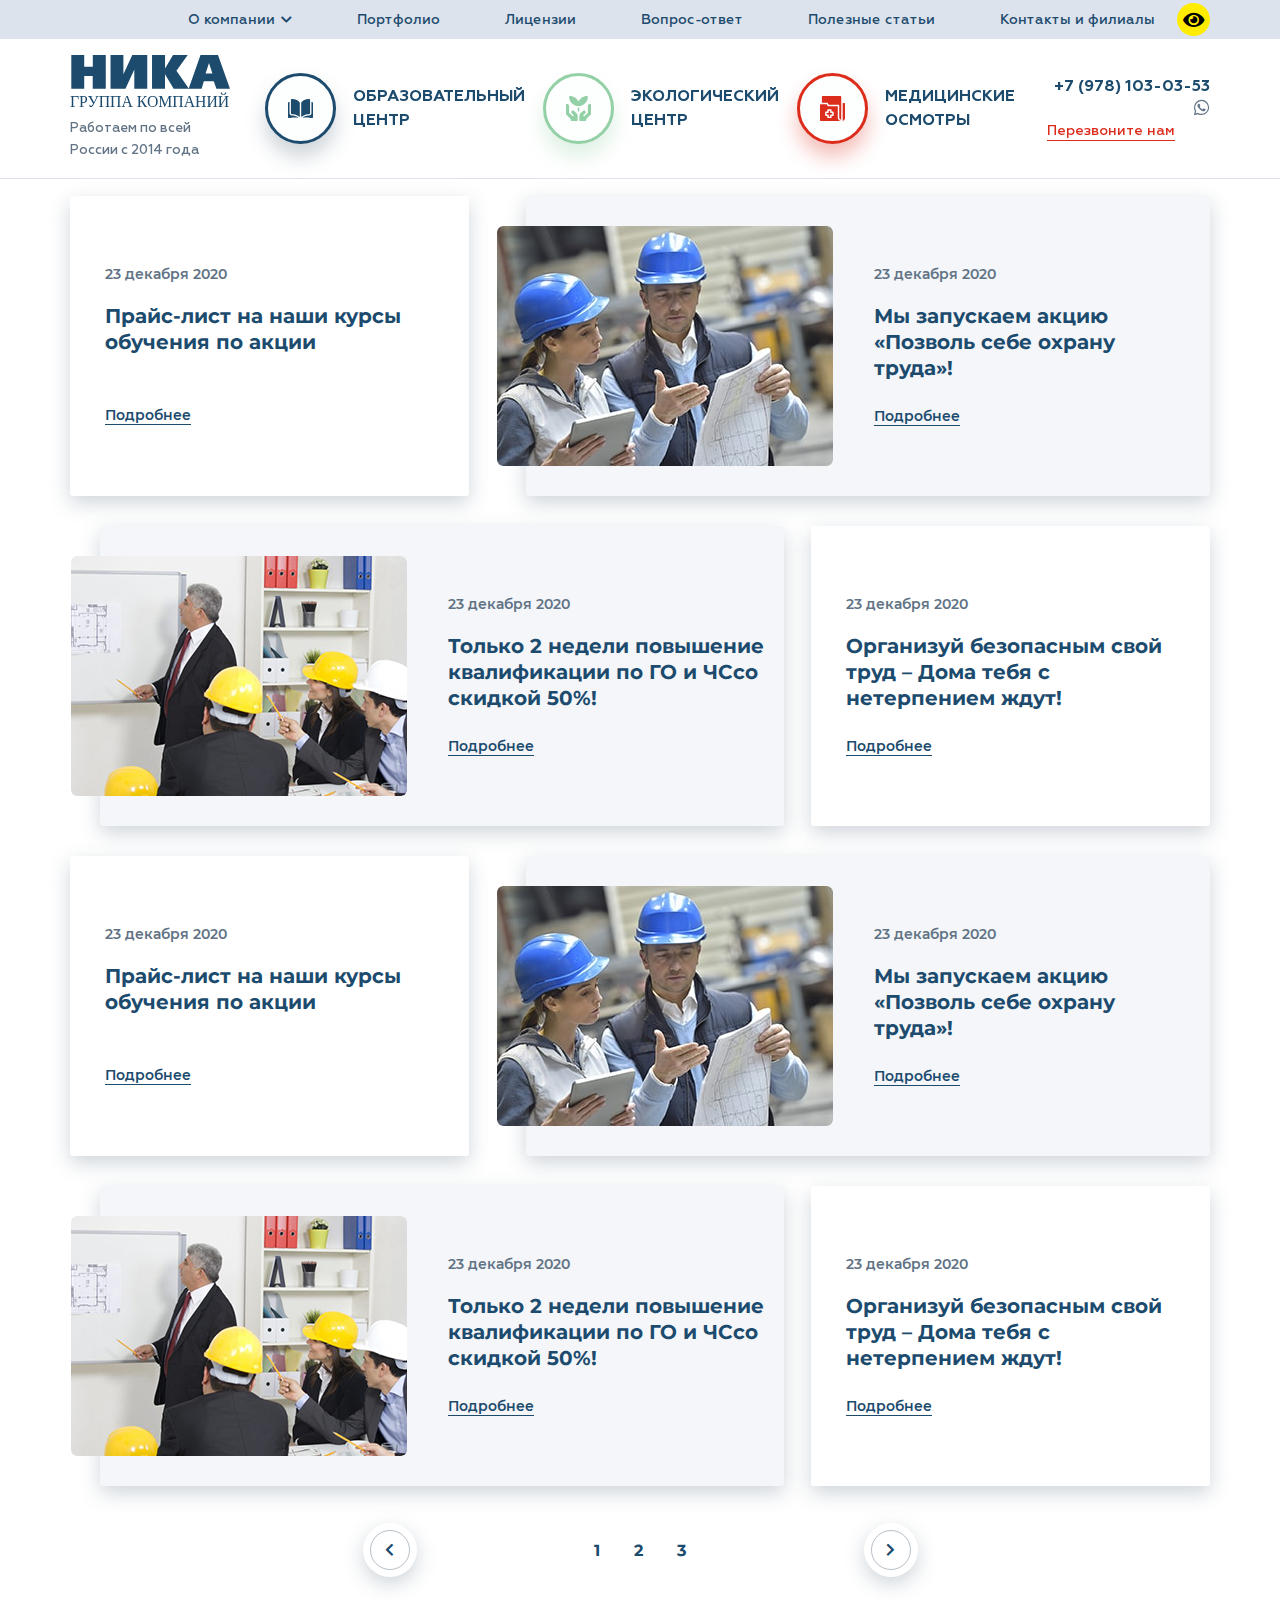
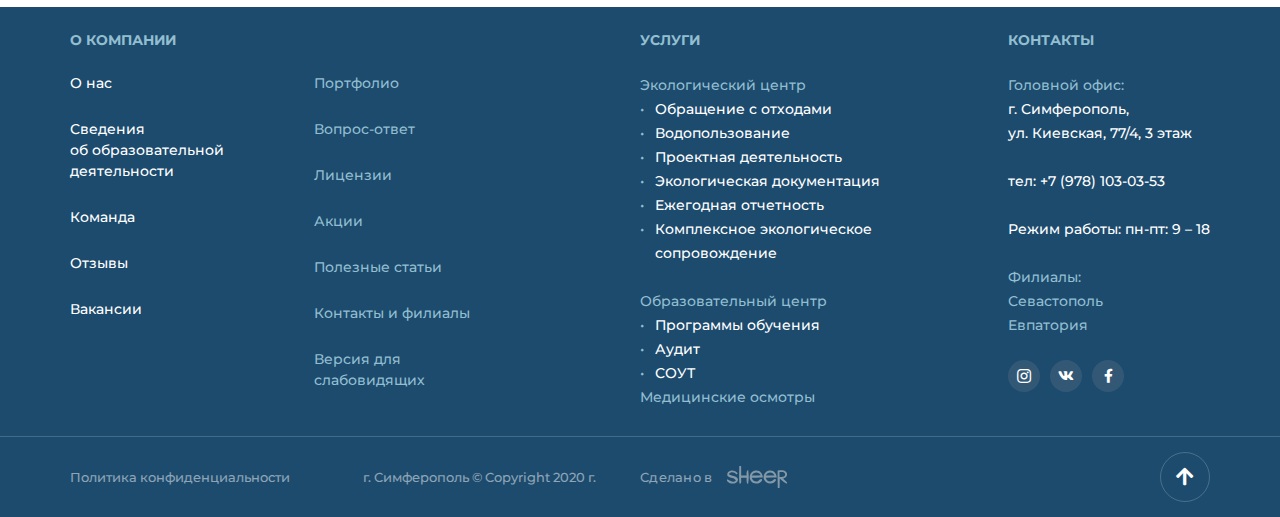
<file: actions.html>
<!DOCTYPE html>
<!--[if lt IE 7]><html lang="ru" class="lt-ie9 lt-ie8 lt-ie7"><![endif]-->
<!--[if IE 7]><html lang="ru" class="lt-ie9 lt-ie8"><![endif]-->
<!--[if IE 8]><html lang="ru" class="lt-ie9"><![endif]-->
<!--[if gt IE 8]><!-->
<html lang="ru">
<!--<![endif]-->
<head>
	<meta charset="utf-8" />
	<title>Заголовок</title>
	<meta name="description" content="" />
	<meta http-equiv="X-UA-Compatible" content="IE=edge" />
	<meta name="viewport" content="width=device-width, initial-scale=1.0" />
	<link rel="shortcut icon" href="favicon.png" />
	<link rel="stylesheet" href="libs/bootstrap/bootstrap-grid.css" />
	<link rel="stylesheet" href="libs/fontawesome-free-5.12.0-web/css/all.min.css" />
	<link rel="stylesheet" href="libs/animate/animate.min.css" />
	<link rel="stylesheet" href="libs/fancybox/jquery.fancybox.css" />
	<link rel="stylesheet" href="libs/slick-1.5.9/slick/slick.css" />
	<link rel="stylesheet" href="libs/slick-1.5.9/slick/slick-theme.css" />
	<link rel="stylesheet" href="css/fonts.css" />
	<link rel="stylesheet" href="css/main.css?ver=1.28" />
	<link rel="stylesheet" href="css/media.css?ver=1.28" />
</head>
<body>

	<div class="wrapper wrapper_page">

		<header class="header default">
			<div class="header__top">
				<div class="container container_big">
					<div class="header__wrap">
						<ul class="menu">
							<li class="has_child">
								<a href="#">О компании <i class="fas fa-chevron-down"></i></a>
								<ul>
									<li><a href="#">О нас</a></li>
									<li><a href="#">Сведения об образовательной деятельности</a></li>
									<li><a href="#">Команда</a></li>
									<li><a href="#">Отзывы</a></li>
									<li><a href="#">Вакансии</a></li>
								</ul>
							</li>
							<li><a href="#">Портфолио</a></li>
							<li><a href="#">Лицензии</a></li>
							<li><a href="#">Вопрос-ответ</a></li>
							<li><a href="#">Полезные статьи</a></li>
							<li><a href="#">Контакты и филиалы</a></li>
						</ul>
						<a href="#" class="btn-eye"><i class="fas fa-eye"></i></a>
					</div>
					<div class="menu-mob">
						<div class="header__location">
							<p>г. Симферополь, ул. Киевская, 77/4, 3 этаж, офис, 320, 315</p> 
							<p>пн-пт с 9:00 до 18:00</p>
						</div>
						<a href="tel:+79781030353" class="phone-main">+7 (978) 103-03-53</a>
						<a href="#" class="btn-social"><i class="fab fa-whatsapp"></i></a>
						<br>
						<a href="#callback" class="link-block fancybox">Перезвоните нам</a>
					</div>
				</div>
			</div>
			<div class="header__bottom">
				<div class="container container_big">
					<div class="row align-items-center">
						<div class="col-lg-2 col-md-6 col-9">
							<div class="logo-wrap">
								<a href="#" class="logo">
									<img src="img/logo.svg" alt="alt">
								</a>
								<div class="logo-descr">Работаем по всей России с 2014 года</div>
							</div>
						</div>
						<div class="col-lg-8 hidden_tablet">
							<div class="items-billbord">
								<div class="item-billbord item-billbord_1">
									<div class="item-billbord__icon">
										<img src="img/ic_billbord1.svg" alt="alt">
										<img src="img/ic_billbord1_1.svg" alt="alt">
									</div>
									<a href="#" class="item-billbord__name">Образовательный <br>центр</a>
									<div class="menu-dropdown">
										<div class="row">
											<div class="col-lg-4">
												<div class="menu-dropdown__name">Обращение с отходами</div>
												<div class="list-dropdown">
													<ul>
														<li><a href="#"> Паспорта на отходы I-IV  классса опасности отхода</a></li>
														<li><a href="#">Подтверждение V класса опасности отхода </a></li>
														<li><a href="#">Получение лицензии на обращение с отходами </a></li>
														<li><a href="#">Инвентаризация отходов</a></li>
														<li><a href="#">Утилизация и обработка опасных отходов </a></li>
														<li><a href="#">Охрана атмосферного воздуха </a></li>
														<li><a href="#">Разработка паспорта на газоочистное и вентиляционное оборудование </a></li>
														<li><a href="#">Инвентаризация источников выбросов </a></li>
														<li><a href="#">Постановка НВОС </a></li>
													</ul>
												</div>
												<div class="menu-dropdown__name">Водопользование</div>
												<div class="list-dropdown">
													<ul>
														<li><a href="#">Получение лицензии на недропользование (скважины) </a></li>
														<li><a href="#">Получение решений и заключения договоров на пользование акваторией водных объектов </a></li>
														<li><a href="#">Декларация сточных вод </a></li>
													</ul>
												</div>
											</div>
											<div class="col-lg-4 col_pr">
												<div class="menu-dropdown__name">Проектная деятельность</div>
												<div class="list-dropdown">
													<ul>
														<li><a href="#">Проект зоны санитарной охраны ЗСО (под ключ/частично) </a></li>
														<li><a href="#">Проект санитарной защитной зоны СЗЗ (под ключ/или частично) </a></li>
														<li><a href="#">Проект НМУ </a></li>
														<li><a href="#">Проект предельно допустимых выбросов ПДВ (под ключ/частично)</a></li>
														<li><a href="#">Проект нормативов образования отходов и лимитов на их размещение ПНЛООР </a></li>
													</ul>
												</div>
												<div class="menu-dropdown__name">Экологическая документация </div>
												<div class="list-dropdown">
													<ul>
														<li><a href="#">Журналы учета образования отхода (поквартально) </a></li>
														<li><a href="#">Инструкции по обращению с отходами </a></li>
														<li><a href="#">Декларация о количестве выпущенных товаров подлежащих утилизации после утраты потребительских свойств</a></li>
														<li><a href="#">Расчёт платы экологического сбора </a></li>
														<li><a href="#">Прграмма ПЭК</a></li>
													</ul>
												</div>
											</div>
											<div class="col-lg-4 pl_40">
												<div class="menu-dropdown__name">Ежегодная отчетность</div>
												<div class="list-dropdown">
													<ul>
														<li><a href="#">2тп отходы </a></li>
														<li><a href="#">2тп воздух </a></li>
														<li><a href="#">2тп водхоз </a></li>
														<li><a href="#">Подача сведений в региональный кадастр отхода</a></li>
														<li><a href="#">Декларация НВОС</a></li>
														<li><a href="#">Отчёт об организации и о результатах осуществления ПЭК</a></li>
														<li><a href="#">Отчёт по формам 3.1  3.2  3.3</a></li>
														<li><a href="#">Отчёт по формам 6.1 6.2 6.3</a></li>
														<li><a href="#">Форма 4ос</a></li>
													</ul>
												</div>
												<div class="menu-dropdown__name">Комплексное экологическое сопровождение</div>
												<div class="list-dropdown">
													<ul>
														<li><a href="#">Бесплатный аудит </a></li>
														<li><a href="#">Инженерные экологические изыскания</a></li>
													</ul>
												</div>
											</div>
										</div>
									</div>
								</div>
								<div class="item-billbord item-billbord_2">
									<div class="item-billbord__icon">
										<img src="img/ic_billbord2.svg" alt="alt">
										<img src="img/ic_billbord2_1.svg" alt="alt">
									</div>
									<a href="#" class="item-billbord__name">Экологический <br>центр</a>
									<div class="menu-dropdown">
										<div class="row">
											<div class="col-lg-4">
												<div class="menu-dropdown__name">Обращение с отходами</div>
												<div class="list-dropdown">
													<ul>
														<li><a href="#"> Паспорта на отходы I-IV  классса опасности отхода</a></li>
														<li><a href="#">Подтверждение V класса опасности отхода </a></li>
														<li><a href="#">Получение лицензии на обращение с отходами </a></li>
														<li><a href="#">Инвентаризация отходов</a></li>
														<li><a href="#">Утилизация и обработка опасных отходов </a></li>
														<li><a href="#">Охрана атмосферного воздуха </a></li>
														<li><a href="#">Разработка паспорта на газоочистное и вентиляционное оборудование </a></li>
														<li><a href="#">Инвентаризация источников выбросов </a></li>
														<li><a href="#">Постановка НВОС </a></li>
													</ul>
												</div>
												<div class="menu-dropdown__name">Водопользование</div>
												<div class="list-dropdown">
													<ul>
														<li><a href="#">Получение лицензии на недропользование (скважины) </a></li>
														<li><a href="#">Получение решений и заключения договоров на пользование акваторией водных объектов </a></li>
														<li><a href="#">Декларация сточных вод </a></li>
													</ul>
												</div>
											</div>
											<div class="col-lg-4 col_pr">
												<div class="menu-dropdown__name">Проектная деятельность</div>
												<div class="list-dropdown">
													<ul>
														<li><a href="#">Проект зоны санитарной охраны ЗСО (под ключ/частично) </a></li>
														<li><a href="#">Проект санитарной защитной зоны СЗЗ (под ключ/или частично) </a></li>
														<li><a href="#">Проект НМУ </a></li>
														<li><a href="#">Проект предельно допустимых выбросов ПДВ (под ключ/частично)</a></li>
														<li><a href="#">Проект нормативов образования отходов и лимитов на их размещение ПНЛООР </a></li>
													</ul>
												</div>
												<div class="menu-dropdown__name">Экологическая документация </div>
												<div class="list-dropdown">
													<ul>
														<li><a href="#">Журналы учета образования отхода (поквартально) </a></li>
														<li><a href="#">Инструкции по обращению с отходами </a></li>
														<li><a href="#">Декларация о количестве выпущенных товаров подлежащих утилизации после утраты потребительских свойств</a></li>
														<li><a href="#">Расчёт платы экологического сбора </a></li>
														<li><a href="#">Прграмма ПЭК</a></li>
													</ul>
												</div>
											</div>
											<div class="col-lg-4 pl_40">
												<div class="menu-dropdown__name">Ежегодная отчетность</div>
												<div class="list-dropdown">
													<ul>
														<li><a href="#">2тп отходы </a></li>
														<li><a href="#">2тп воздух </a></li>
														<li><a href="#">2тп водхоз </a></li>
														<li><a href="#">Подача сведений в региональный кадастр отхода</a></li>
														<li><a href="#">Декларация НВОС</a></li>
														<li><a href="#">Отчёт об организации и о результатах осуществления ПЭК</a></li>
														<li><a href="#">Отчёт по формам 3.1  3.2  3.3</a></li>
														<li><a href="#">Отчёт по формам 6.1 6.2 6.3</a></li>
														<li><a href="#">Форма 4ос</a></li>
													</ul>
												</div>
												<div class="menu-dropdown__name">Комплексное экологическое сопровождение</div>
												<div class="list-dropdown">
													<ul>
														<li><a href="#">Бесплатный аудит </a></li>
														<li><a href="#">Инженерные экологические изыскания</a></li>
													</ul>
												</div>
											</div>
										</div>
									</div>
								</div>
								<div class="item-billbord item-billbord_3">
									<div class="item-billbord__icon">
										<img src="img/ic_billbord3.svg" alt="alt">
										<img src="img/ic_billbord3_1.svg" alt="alt">
									</div>
									<a href="#" class="item-billbord__name">Медицинские <br>осмотры</a>
									<div class="menu-dropdown">
										<div class="row">
											<div class="col-lg-4">
												<div class="menu-dropdown__name">Обращение с отходами</div>
												<div class="list-dropdown">
													<ul>
														<li><a href="#"> Паспорта на отходы I-IV  классса опасности отхода</a></li>
														<li><a href="#">Подтверждение V класса опасности отхода </a></li>
														<li><a href="#">Получение лицензии на обращение с отходами </a></li>
														<li><a href="#">Инвентаризация отходов</a></li>
														<li><a href="#">Утилизация и обработка опасных отходов </a></li>
														<li><a href="#">Охрана атмосферного воздуха </a></li>
														<li><a href="#">Разработка паспорта на газоочистное и вентиляционное оборудование </a></li>
														<li><a href="#">Инвентаризация источников выбросов </a></li>
														<li><a href="#">Постановка НВОС </a></li>
													</ul>
												</div>
												<div class="menu-dropdown__name">Водопользование</div>
												<div class="list-dropdown">
													<ul>
														<li><a href="#">Получение лицензии на недропользование (скважины) </a></li>
														<li><a href="#">Получение решений и заключения договоров на пользование акваторией водных объектов </a></li>
														<li><a href="#">Декларация сточных вод </a></li>
													</ul>
												</div>
											</div>
											<div class="col-lg-4 col_pr">
												<div class="menu-dropdown__name">Проектная деятельность</div>
												<div class="list-dropdown">
													<ul>
														<li><a href="#">Проект зоны санитарной охраны ЗСО (под ключ/частично) </a></li>
														<li><a href="#">Проект санитарной защитной зоны СЗЗ (под ключ/или частично) </a></li>
														<li><a href="#">Проект НМУ </a></li>
														<li><a href="#">Проект предельно допустимых выбросов ПДВ (под ключ/частично)</a></li>
														<li><a href="#">Проект нормативов образования отходов и лимитов на их размещение ПНЛООР </a></li>
													</ul>
												</div>
												<div class="menu-dropdown__name">Экологическая документация </div>
												<div class="list-dropdown">
													<ul>
														<li><a href="#">Журналы учета образования отхода (поквартально) </a></li>
														<li><a href="#">Инструкции по обращению с отходами </a></li>
														<li><a href="#">Декларация о количестве выпущенных товаров подлежащих утилизации после утраты потребительских свойств</a></li>
														<li><a href="#">Расчёт платы экологического сбора </a></li>
														<li><a href="#">Прграмма ПЭК</a></li>
													</ul>
												</div>
											</div>
											<div class="col-lg-4 pl_40">
												<div class="menu-dropdown__name">Ежегодная отчетность</div>
												<div class="list-dropdown">
													<ul>
														<li><a href="#">2тп отходы </a></li>
														<li><a href="#">2тп воздух </a></li>
														<li><a href="#">2тп водхоз </a></li>
														<li><a href="#">Подача сведений в региональный кадастр отхода</a></li>
														<li><a href="#">Декларация НВОС</a></li>
														<li><a href="#">Отчёт об организации и о результатах осуществления ПЭК</a></li>
														<li><a href="#">Отчёт по формам 3.1  3.2  3.3</a></li>
														<li><a href="#">Отчёт по формам 6.1 6.2 6.3</a></li>
														<li><a href="#">Форма 4ос</a></li>
													</ul>
												</div>
												<div class="menu-dropdown__name">Комплексное экологическое сопровождение</div>
												<div class="list-dropdown">
													<ul>
														<li><a href="#">Бесплатный аудит </a></li>
														<li><a href="#">Инженерные экологические изыскания</a></li>
													</ul>
												</div>
											</div>
										</div>
									</div>
								</div>
							</div>
						</div>
						<div class="col-lg-2 col-md-6 col-3 right_head">
							<div class="header__right">
								<a href="tel:+79781030353" class="phone-main"><i class="fas fa-phone-alt"></i>+7 (978) 103-03-53</a>
								<a href="#" class="btn-social"><i class="fab fa-whatsapp"></i></a>
								<br>
								<a href="#callback" class="link-block fancybox">Перезвоните нам</a>
							</div>
							<span class="btn_nav">
								<span class='sandwich'>
									<span class='sw-topper'></span>
									<span class='sw-bottom'></span>
									<span class='sw-footer'></span>
								</span>
							</span>
						</div>
					</div>
				</div>
			</div>
		</header>

		<div class="articles articles_page">
			<div class="container">
				<div class="articles-wrap">
					<div class="item-article">
						<div class="item-article__date">23 декабря 2020</div>
						<a href="#" class="item-article__name">Прайс-лист на наши курсы обучения по акции</a>
						<a href="#" class="link-simple">Подробнее</a>
					</div>
					<div class="item-article item-article_big">
						<div class="item-article__image">
							<img src="img/article1.jpg" alt="alt">
						</div>
						<div class="item-article__date">23 декабря 2020</div>
						<a href="#" class="item-article__name">Мы запускаем акцию «Позволь себе охрану труда»!</a>
						<a href="#" class="link-simple">Подробнее</a>
					</div>
					<div class="item-article item-article_big">
						<div class="item-article__image">
							<img src="img/article2.jpg" alt="alt">
						</div>
						<div class="item-article__date">23 декабря 2020</div>
						<a href="#" class="item-article__name">Только 2 недели повышение квалификации по ГО и ЧСсо скидкой 50%! </a>
						<a href="#" class="link-simple">Подробнее</a>
					</div>
					<div class="item-article">
						<div class="item-article__date">23 декабря 2020</div>
						<a href="#" class="item-article__name">Организуй безопасным свой труд – Дома тебя с нетерпением ждут!</a>
						<a href="#" class="link-simple">Подробнее</a>
					</div>
					<div class="item-article">
						<div class="item-article__date">23 декабря 2020</div>
						<a href="#" class="item-article__name">Прайс-лист на наши курсы обучения по акции</a>
						<a href="#" class="link-simple">Подробнее</a>
					</div>
					<div class="item-article item-article_big">
						<div class="item-article__image">
							<img src="img/article1.jpg" alt="alt">
						</div>
						<div class="item-article__date">23 декабря 2020</div>
						<a href="#" class="item-article__name">Мы запускаем акцию «Позволь себе охрану труда»!</a>
						<a href="#" class="link-simple">Подробнее</a>
					</div>
					<div class="item-article item-article_big">
						<div class="item-article__image">
							<img src="img/article2.jpg" alt="alt">
						</div>
						<div class="item-article__date">23 декабря 2020</div>
						<a href="#" class="item-article__name">Только 2 недели повышение квалификации по ГО и ЧСсо скидкой 50%! </a>
						<a href="#" class="link-simple">Подробнее</a>
					</div>
					<div class="item-article">
						<div class="item-article__date">23 декабря 2020</div>
						<a href="#" class="item-article__name">Организуй безопасным свой труд – Дома тебя с нетерпением ждут!</a>
						<a href="#" class="link-simple">Подробнее</a>
					</div>
				</div>
				<div class="pagination">
					<ul>
						<li class="pagination__arrow"><a href="#"><i class="fas fa-chevron-left"></i></a></li>
						<li><a href="#">1</a></li>
						<li><a href="#">2</a></li>
						<li><a href="#">3</a></li>
						<li class="pagination__arrow"><a href="#"><i class="fas fa-chevron-right"></i></a></li>
					</ul>
				</div>
			</div>
		</div>

		<footer class="footer">
			<div class="container">
				<div class="row">
					<div class="col-lg-6">
						<div class="title-footer">О компании <i class="far fa-plus"></i></div>
						<div class="content-footer">
							<div class="row">
								<div class="col-md-5">
									<ul class="nav-footer">
										<li><a href="#">О нас</a></li>
										<li><a href="#">Сведения <br>об образовательной деятельности</a></li>
										<li><a href="#">Команда</a></li>
										<li><a href="#">Отзывы</a></li>
										<li><a href="#">Вакансии</a></li>
									</ul>
								</div>
								<div class="col-md-7">
									<ul class="nav-footer nav-footer_page">
										<li><a href="#">Портфолио</a></li>
										<li><a href="#">Вопрос-ответ</a></li>
										<li><a href="#">Лицензии</a></li>
										<li><a href="#">Акции</a></li>
										<li><a href="#">Полезные статьи</a></li>
										<li><a href="#">Контакты и филиалы</a></li>
										<li><a href="#">Версия для слабовидящих</a></li>
									</ul>
								</div>
							</div>
						</div>
					</div>
					<div class="col-lg-3 col-md-6 footer__services">
						<div class="title-footer">услуги <i class="far fa-plus"></i></div>
						<div class="content-footer">
							<a href="#" class="descr-footer">Экологический центр</a>
							<ul class="list-footer">
								<li>Обращение с отходами</li>
								<li>Водопользование</li>
								<li>Проектная деятельность</li>
								<li>Экологическая документация</li>
								<li>Ежегодная отчетность</li>
								<li>Комплексное экологическое сопровождение</li>
							</ul>
							<br>
							<a href="#" class="descr-footer">Образовательный центр</a>
							<ul class="list-footer">
								<li>Программы обучения</li>
								<li>Аудит</li>
								<li>СОУТ</li>
							</ul>
							<a href="#" class="descr-footer">Медицинские осмотры</a>
						</div>
					</div>
					<div class="col-lg-3 col-md-6 footer__right">
						<div class="footer-content-right">
							<div class="title-footer">контакты <i class="far fa-plus"></i></div>
							<div class="content-footer">
								<div class="descr-footer">Головной офис:</div>
								<p>г. Симферополь, </p>
								<p>ул. Киевская, 77/4, 3 этаж</p>
								<br>
								<p>тел: <a href="+79781030353">+7 (978) 103-03-53</a></p>
								<br>
								<p>Режим работы: пн-пт: 9 – 18</p>
								<br>
								<div class="descr-footer">Филиалы:</div>
								<a href="#" class="descr-footer">Севастополь</a>
								<br>
								<a href="#" class="descr-footer">Евпатория</a>
								<ul class="social-list">
									<li><a href="#"><i class="fab fa-instagram"></i></a></li>
									<li><a href="#"><i class="fab fa-vk"></i></a></li>
									<li><a href="#"><i class="fab fa-facebook-f"></i></a></li>
								</ul>
							</div>
						</div>
					</div>
				</div>
			</div>
			<div class="footer__bottom">
				<div class="container">
					<div class="row align-items-center">
						<div class="col-lg-3 col-sm-6 col_pr">
							<a href="#" class="footer__link">Политика конфиденциальности</a>
						</div>
						<div class="col-lg-3 col-sm-6 col_copyright">
							<p>г. Симферополь © Copyright  2020 г.</p>
						</div>
						<div class="col-lg-3 col-sm-6 col_pl">
							<div class="create">Сделано в <img src="img/copy.svg" alt="alt"></div>
						</div>
						<div class="col-lg-3 col-sm-6 align_right">
							<a href="#" class="btn_top default"><i class="fa fa-arrow-up"></i></a>
						</div>
					</div>
				</div>
			</div>
		</footer>
		
	</div>

	<div id="callback" class="modal-block">
		<div class="modal-wrap">
			<div class="title-modal">Обратный звонок</div>
			<form>
				<div class="item-form">
					<div class="item-form__icon">
						<img src="img/ic_user.svg" alt="alt">
					</div>
					<input type="text" placeholder="Имя" required="required">
				</div>
				<div class="item-form">
					<div class="item-form__icon">
						<img src="img/ic_phone.svg" alt="alt">
					</div>
					<input type="text" placeholder="Телефон" class="input-phone" required="required">
				</div>
				<button class="btn-main" type="submit">Заказать звонок</button>
				<div class="checkbox-wrap">
					<div class="checkbox">
						<label>
							<input type="checkbox" required="required" checked="checked" />
							<span>Согласие на обработку персональных данных</span>
						</label>
					</div>
				</div>
			</form>
		</div>
	</div>

	<!--[if lt IE 9]>
	<script src="libs/html5shiv/es5-shim.min.js"></script>
	<script src="libs/html5shiv/html5shiv.min.js"></script>
	<script src="libs/html5shiv/html5shiv-printshiv.min.js"></script>
	<script src="libs/respond/respond.min.js"></script>
<![endif]-->
<script src="libs/jquery/jquery-1.11.1.min.js"></script>
<script src="libs/jquery-mousewheel/jquery.mousewheel.min.js"></script>
<script src="libs/mask/jquery.maskedinput.js"></script>	
<script src="libs/fancybox/jquery.fancybox.pack.js"></script>
<script src="libs/slick-1.5.9/slick/slick.min.js"></script>
<script src="libs/animate/wow.min.js"></script>
<script src="libs/animate/animate-css.js"></script>
<script src="libs/scroll2id/PageScroll2id.min.js"></script>
<script src="libs/jQueryFormStyler-master/jquery.formstyler.min.js"></script>
<script src="js/common.js?ver=1.28"></script>
<!-- Yandex.Metrika counter --><!-- /Yandex.Metrika counter -->
<!-- Google Analytics counter --><!-- /Google Analytics counter -->
</body>
</html>
</file>
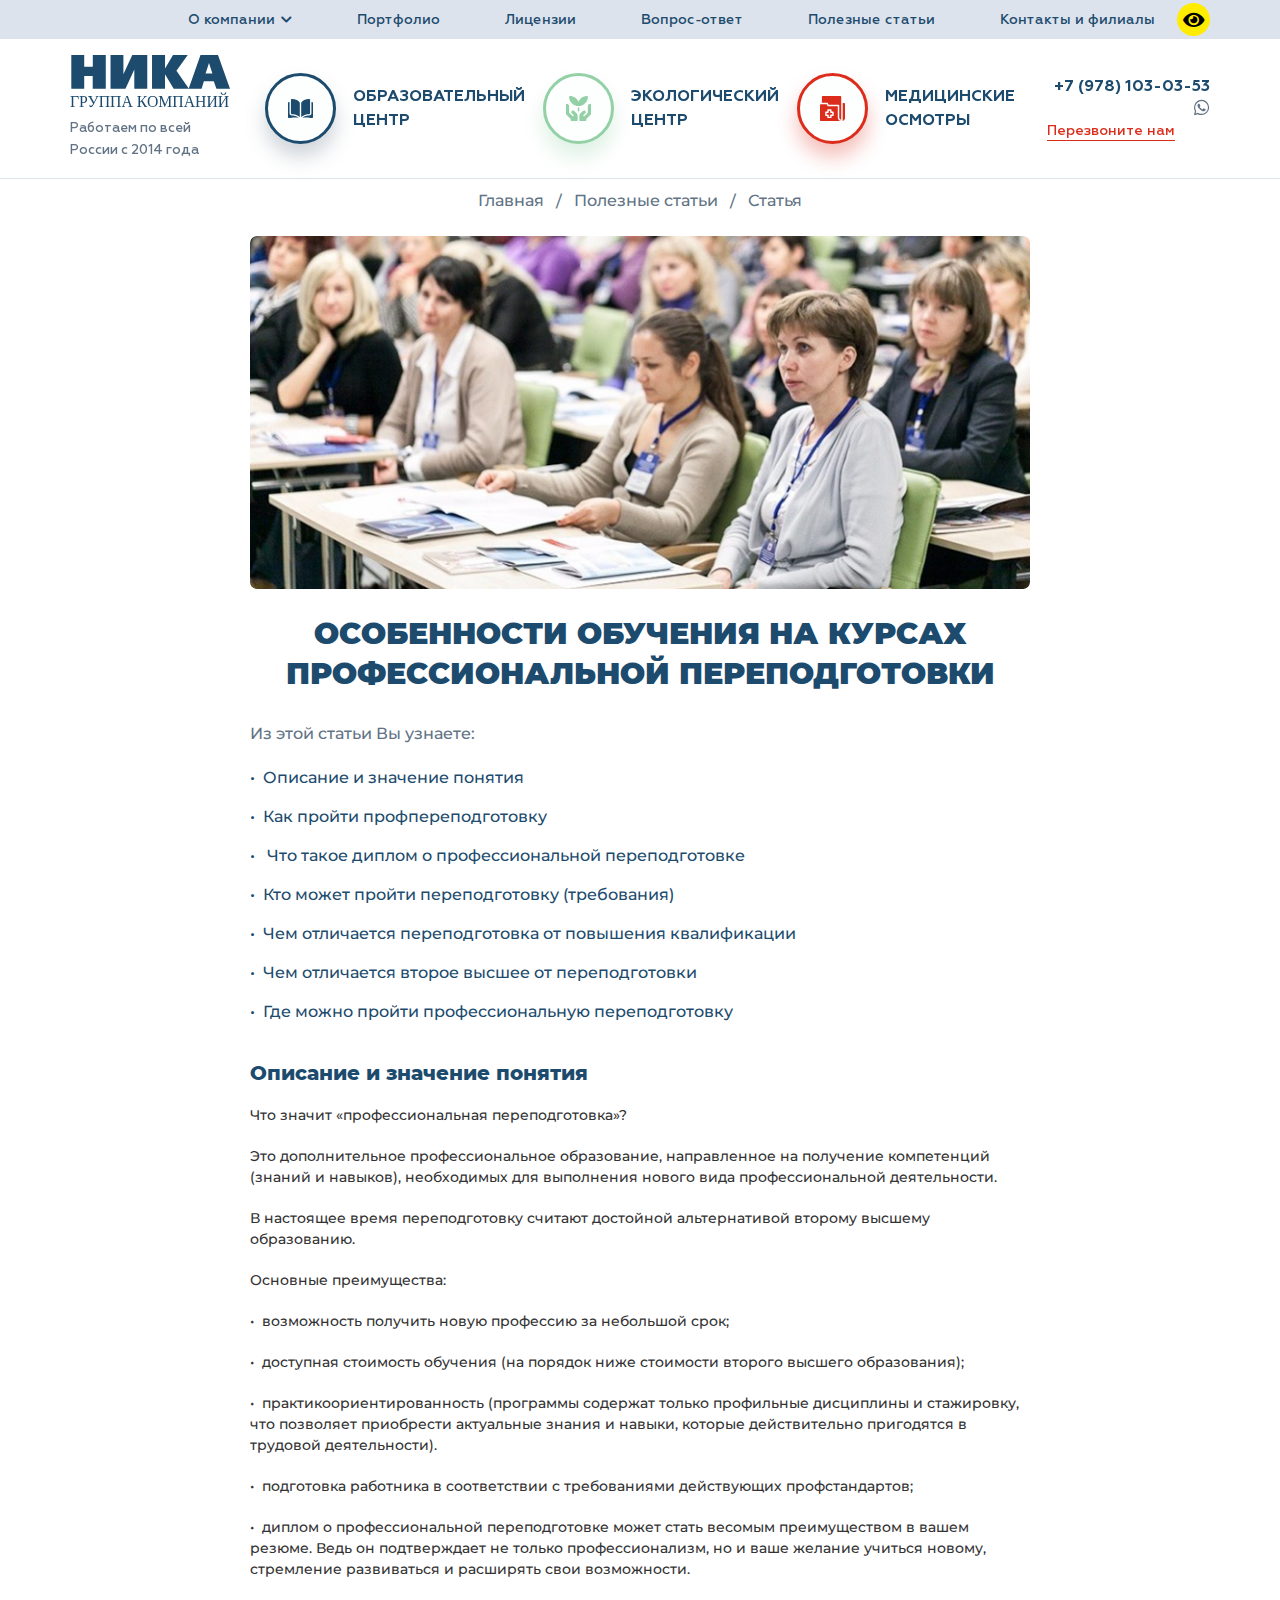
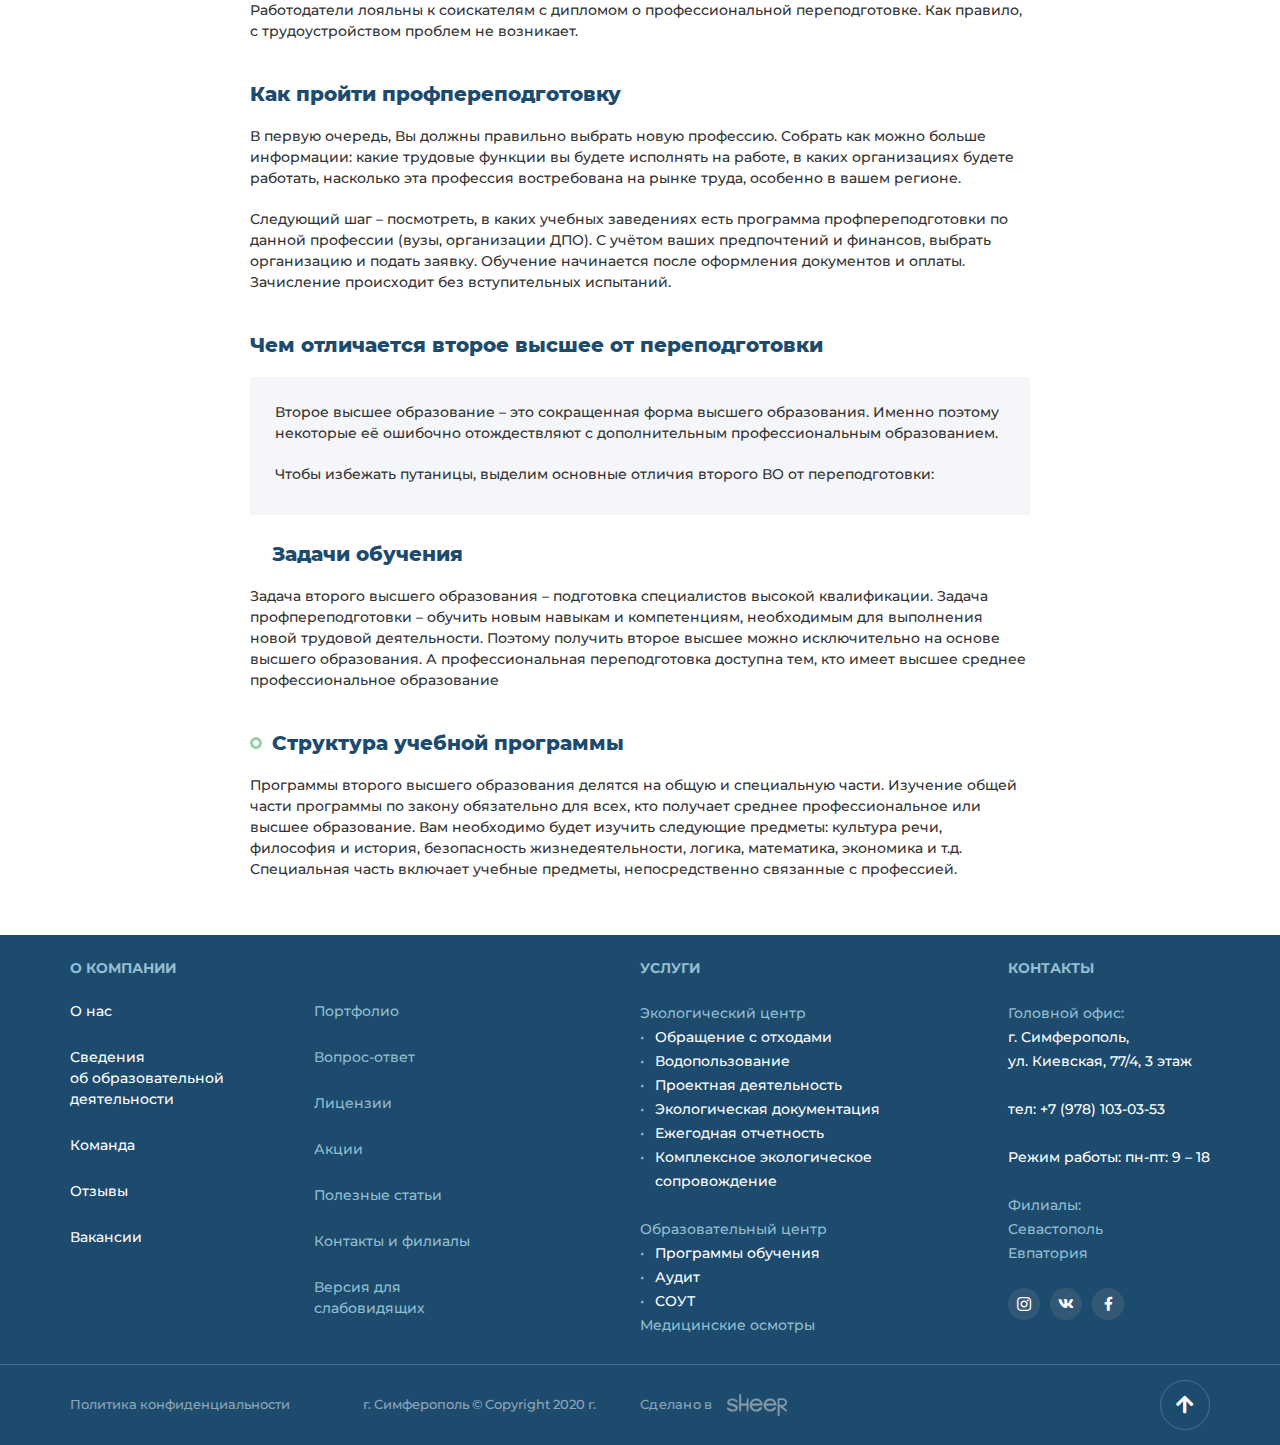
<file: article.html>
<!DOCTYPE html>
<!--[if lt IE 7]><html lang="ru" class="lt-ie9 lt-ie8 lt-ie7"><![endif]-->
<!--[if IE 7]><html lang="ru" class="lt-ie9 lt-ie8"><![endif]-->
<!--[if IE 8]><html lang="ru" class="lt-ie9"><![endif]-->
<!--[if gt IE 8]><!-->
<html lang="ru">
<!--<![endif]-->
<head>
	<meta charset="utf-8" />
	<title>Заголовок</title>
	<meta name="description" content="" />
	<meta http-equiv="X-UA-Compatible" content="IE=edge" />
	<meta name="viewport" content="width=device-width, initial-scale=1.0" />
	<link rel="shortcut icon" href="favicon.png" />
	<link rel="stylesheet" href="libs/bootstrap/bootstrap-grid.css" />
	<link rel="stylesheet" href="libs/fontawesome-free-5.12.0-web/css/all.min.css" />
	<link rel="stylesheet" href="libs/animate/animate.min.css" />
	<link rel="stylesheet" href="libs/fancybox/jquery.fancybox.css" />
	<link rel="stylesheet" href="libs/slick-1.5.9/slick/slick.css" />
	<link rel="stylesheet" href="libs/slick-1.5.9/slick/slick-theme.css" />
	<link rel="stylesheet" href="css/fonts.css" />
	<link rel="stylesheet" href="css/main.css?ver=1.28" />
	<link rel="stylesheet" href="css/media.css?ver=1.28" />
</head>
<body>

	<div class="wrapper wrapper_page">

		<header class="header default">
			<div class="header__top">
				<div class="container container_big">
					<div class="header__wrap">
						<ul class="menu">
							<li class="has_child">
								<a href="#">О компании <i class="fas fa-chevron-down"></i></a>
								<ul>
									<li><a href="#">О нас</a></li>
									<li><a href="#">Сведения об образовательной деятельности</a></li>
									<li><a href="#">Команда</a></li>
									<li><a href="#">Отзывы</a></li>
									<li><a href="#">Вакансии</a></li>
								</ul>
							</li>
							<li><a href="#">Портфолио</a></li>
							<li><a href="#">Лицензии</a></li>
							<li><a href="#">Вопрос-ответ</a></li>
							<li><a href="#">Полезные статьи</a></li>
							<li><a href="#">Контакты и филиалы</a></li>
						</ul>
						<a href="#" class="btn-eye"><i class="fas fa-eye"></i></a>
					</div>
					<div class="menu-mob">
						<div class="header__location">
							<p>г. Симферополь, ул. Киевская, 77/4, 3 этаж, офис, 320, 315</p> 
							<p>пн-пт с 9:00 до 18:00</p>
						</div>
						<a href="tel:+79781030353" class="phone-main">+7 (978) 103-03-53</a>
						<a href="#" class="btn-social"><i class="fab fa-whatsapp"></i></a>
						<br>
						<a href="#callback" class="link-block fancybox">Перезвоните нам</a>
					</div>
				</div>
			</div>
			<div class="header__bottom">
				<div class="container container_big">
					<div class="row align-items-center">
						<div class="col-lg-2 col-md-6 col-9">
							<div class="logo-wrap">
								<a href="#" class="logo">
									<img src="img/logo.svg" alt="alt">
								</a>
								<div class="logo-descr">Работаем по всей России с 2014 года</div>
							</div>
						</div>
						<div class="col-lg-8 hidden_tablet">
							<div class="items-billbord">
								<div class="item-billbord item-billbord_1">
									<div class="item-billbord__icon">
										<img src="img/ic_billbord1.svg" alt="alt">
										<img src="img/ic_billbord1_1.svg" alt="alt">
									</div>
									<a href="#" class="item-billbord__name">Образовательный <br>центр</a>
									<div class="menu-dropdown">
										<div class="row">
											<div class="col-lg-4">
												<div class="menu-dropdown__name">Обращение с отходами</div>
												<div class="list-dropdown">
													<ul>
														<li><a href="#"> Паспорта на отходы I-IV  классса опасности отхода</a></li>
														<li><a href="#">Подтверждение V класса опасности отхода </a></li>
														<li><a href="#">Получение лицензии на обращение с отходами </a></li>
														<li><a href="#">Инвентаризация отходов</a></li>
														<li><a href="#">Утилизация и обработка опасных отходов </a></li>
														<li><a href="#">Охрана атмосферного воздуха </a></li>
														<li><a href="#">Разработка паспорта на газоочистное и вентиляционное оборудование </a></li>
														<li><a href="#">Инвентаризация источников выбросов </a></li>
														<li><a href="#">Постановка НВОС </a></li>
													</ul>
												</div>
												<div class="menu-dropdown__name">Водопользование</div>
												<div class="list-dropdown">
													<ul>
														<li><a href="#">Получение лицензии на недропользование (скважины) </a></li>
														<li><a href="#">Получение решений и заключения договоров на пользование акваторией водных объектов </a></li>
														<li><a href="#">Декларация сточных вод </a></li>
													</ul>
												</div>
											</div>
											<div class="col-lg-4 col_pr">
												<div class="menu-dropdown__name">Проектная деятельность</div>
												<div class="list-dropdown">
													<ul>
														<li><a href="#">Проект зоны санитарной охраны ЗСО (под ключ/частично) </a></li>
														<li><a href="#">Проект санитарной защитной зоны СЗЗ (под ключ/или частично) </a></li>
														<li><a href="#">Проект НМУ </a></li>
														<li><a href="#">Проект предельно допустимых выбросов ПДВ (под ключ/частично)</a></li>
														<li><a href="#">Проект нормативов образования отходов и лимитов на их размещение ПНЛООР </a></li>
													</ul>
												</div>
												<div class="menu-dropdown__name">Экологическая документация </div>
												<div class="list-dropdown">
													<ul>
														<li><a href="#">Журналы учета образования отхода (поквартально) </a></li>
														<li><a href="#">Инструкции по обращению с отходами </a></li>
														<li><a href="#">Декларация о количестве выпущенных товаров подлежащих утилизации после утраты потребительских свойств</a></li>
														<li><a href="#">Расчёт платы экологического сбора </a></li>
														<li><a href="#">Прграмма ПЭК</a></li>
													</ul>
												</div>
											</div>
											<div class="col-lg-4 pl_40">
												<div class="menu-dropdown__name">Ежегодная отчетность</div>
												<div class="list-dropdown">
													<ul>
														<li><a href="#">2тп отходы </a></li>
														<li><a href="#">2тп воздух </a></li>
														<li><a href="#">2тп водхоз </a></li>
														<li><a href="#">Подача сведений в региональный кадастр отхода</a></li>
														<li><a href="#">Декларация НВОС</a></li>
														<li><a href="#">Отчёт об организации и о результатах осуществления ПЭК</a></li>
														<li><a href="#">Отчёт по формам 3.1  3.2  3.3</a></li>
														<li><a href="#">Отчёт по формам 6.1 6.2 6.3</a></li>
														<li><a href="#">Форма 4ос</a></li>
													</ul>
												</div>
												<div class="menu-dropdown__name">Комплексное экологическое сопровождение</div>
												<div class="list-dropdown">
													<ul>
														<li><a href="#">Бесплатный аудит </a></li>
														<li><a href="#">Инженерные экологические изыскания</a></li>
													</ul>
												</div>
											</div>
										</div>
									</div>
								</div>
								<div class="item-billbord item-billbord_2">
									<div class="item-billbord__icon">
										<img src="img/ic_billbord2.svg" alt="alt">
										<img src="img/ic_billbord2_1.svg" alt="alt">
									</div>
									<a href="#" class="item-billbord__name">Экологический <br>центр</a>
									<div class="menu-dropdown">
										<div class="row">
											<div class="col-lg-4">
												<div class="menu-dropdown__name">Обращение с отходами</div>
												<div class="list-dropdown">
													<ul>
														<li><a href="#"> Паспорта на отходы I-IV  классса опасности отхода</a></li>
														<li><a href="#">Подтверждение V класса опасности отхода </a></li>
														<li><a href="#">Получение лицензии на обращение с отходами </a></li>
														<li><a href="#">Инвентаризация отходов</a></li>
														<li><a href="#">Утилизация и обработка опасных отходов </a></li>
														<li><a href="#">Охрана атмосферного воздуха </a></li>
														<li><a href="#">Разработка паспорта на газоочистное и вентиляционное оборудование </a></li>
														<li><a href="#">Инвентаризация источников выбросов </a></li>
														<li><a href="#">Постановка НВОС </a></li>
													</ul>
												</div>
												<div class="menu-dropdown__name">Водопользование</div>
												<div class="list-dropdown">
													<ul>
														<li><a href="#">Получение лицензии на недропользование (скважины) </a></li>
														<li><a href="#">Получение решений и заключения договоров на пользование акваторией водных объектов </a></li>
														<li><a href="#">Декларация сточных вод </a></li>
													</ul>
												</div>
											</div>
											<div class="col-lg-4 col_pr">
												<div class="menu-dropdown__name">Проектная деятельность</div>
												<div class="list-dropdown">
													<ul>
														<li><a href="#">Проект зоны санитарной охраны ЗСО (под ключ/частично) </a></li>
														<li><a href="#">Проект санитарной защитной зоны СЗЗ (под ключ/или частично) </a></li>
														<li><a href="#">Проект НМУ </a></li>
														<li><a href="#">Проект предельно допустимых выбросов ПДВ (под ключ/частично)</a></li>
														<li><a href="#">Проект нормативов образования отходов и лимитов на их размещение ПНЛООР </a></li>
													</ul>
												</div>
												<div class="menu-dropdown__name">Экологическая документация </div>
												<div class="list-dropdown">
													<ul>
														<li><a href="#">Журналы учета образования отхода (поквартально) </a></li>
														<li><a href="#">Инструкции по обращению с отходами </a></li>
														<li><a href="#">Декларация о количестве выпущенных товаров подлежащих утилизации после утраты потребительских свойств</a></li>
														<li><a href="#">Расчёт платы экологического сбора </a></li>
														<li><a href="#">Прграмма ПЭК</a></li>
													</ul>
												</div>
											</div>
											<div class="col-lg-4 pl_40">
												<div class="menu-dropdown__name">Ежегодная отчетность</div>
												<div class="list-dropdown">
													<ul>
														<li><a href="#">2тп отходы </a></li>
														<li><a href="#">2тп воздух </a></li>
														<li><a href="#">2тп водхоз </a></li>
														<li><a href="#">Подача сведений в региональный кадастр отхода</a></li>
														<li><a href="#">Декларация НВОС</a></li>
														<li><a href="#">Отчёт об организации и о результатах осуществления ПЭК</a></li>
														<li><a href="#">Отчёт по формам 3.1  3.2  3.3</a></li>
														<li><a href="#">Отчёт по формам 6.1 6.2 6.3</a></li>
														<li><a href="#">Форма 4ос</a></li>
													</ul>
												</div>
												<div class="menu-dropdown__name">Комплексное экологическое сопровождение</div>
												<div class="list-dropdown">
													<ul>
														<li><a href="#">Бесплатный аудит </a></li>
														<li><a href="#">Инженерные экологические изыскания</a></li>
													</ul>
												</div>
											</div>
										</div>
									</div>
								</div>
								<div class="item-billbord item-billbord_3">
									<div class="item-billbord__icon">
										<img src="img/ic_billbord3.svg" alt="alt">
										<img src="img/ic_billbord3_1.svg" alt="alt">
									</div>
									<a href="#" class="item-billbord__name">Медицинские <br>осмотры</a>
									<div class="menu-dropdown">
										<div class="row">
											<div class="col-lg-4">
												<div class="menu-dropdown__name">Обращение с отходами</div>
												<div class="list-dropdown">
													<ul>
														<li><a href="#"> Паспорта на отходы I-IV  классса опасности отхода</a></li>
														<li><a href="#">Подтверждение V класса опасности отхода </a></li>
														<li><a href="#">Получение лицензии на обращение с отходами </a></li>
														<li><a href="#">Инвентаризация отходов</a></li>
														<li><a href="#">Утилизация и обработка опасных отходов </a></li>
														<li><a href="#">Охрана атмосферного воздуха </a></li>
														<li><a href="#">Разработка паспорта на газоочистное и вентиляционное оборудование </a></li>
														<li><a href="#">Инвентаризация источников выбросов </a></li>
														<li><a href="#">Постановка НВОС </a></li>
													</ul>
												</div>
												<div class="menu-dropdown__name">Водопользование</div>
												<div class="list-dropdown">
													<ul>
														<li><a href="#">Получение лицензии на недропользование (скважины) </a></li>
														<li><a href="#">Получение решений и заключения договоров на пользование акваторией водных объектов </a></li>
														<li><a href="#">Декларация сточных вод </a></li>
													</ul>
												</div>
											</div>
											<div class="col-lg-4 col_pr">
												<div class="menu-dropdown__name">Проектная деятельность</div>
												<div class="list-dropdown">
													<ul>
														<li><a href="#">Проект зоны санитарной охраны ЗСО (под ключ/частично) </a></li>
														<li><a href="#">Проект санитарной защитной зоны СЗЗ (под ключ/или частично) </a></li>
														<li><a href="#">Проект НМУ </a></li>
														<li><a href="#">Проект предельно допустимых выбросов ПДВ (под ключ/частично)</a></li>
														<li><a href="#">Проект нормативов образования отходов и лимитов на их размещение ПНЛООР </a></li>
													</ul>
												</div>
												<div class="menu-dropdown__name">Экологическая документация </div>
												<div class="list-dropdown">
													<ul>
														<li><a href="#">Журналы учета образования отхода (поквартально) </a></li>
														<li><a href="#">Инструкции по обращению с отходами </a></li>
														<li><a href="#">Декларация о количестве выпущенных товаров подлежащих утилизации после утраты потребительских свойств</a></li>
														<li><a href="#">Расчёт платы экологического сбора </a></li>
														<li><a href="#">Прграмма ПЭК</a></li>
													</ul>
												</div>
											</div>
											<div class="col-lg-4 pl_40">
												<div class="menu-dropdown__name">Ежегодная отчетность</div>
												<div class="list-dropdown">
													<ul>
														<li><a href="#">2тп отходы </a></li>
														<li><a href="#">2тп воздух </a></li>
														<li><a href="#">2тп водхоз </a></li>
														<li><a href="#">Подача сведений в региональный кадастр отхода</a></li>
														<li><a href="#">Декларация НВОС</a></li>
														<li><a href="#">Отчёт об организации и о результатах осуществления ПЭК</a></li>
														<li><a href="#">Отчёт по формам 3.1  3.2  3.3</a></li>
														<li><a href="#">Отчёт по формам 6.1 6.2 6.3</a></li>
														<li><a href="#">Форма 4ос</a></li>
													</ul>
												</div>
												<div class="menu-dropdown__name">Комплексное экологическое сопровождение</div>
												<div class="list-dropdown">
													<ul>
														<li><a href="#">Бесплатный аудит </a></li>
														<li><a href="#">Инженерные экологические изыскания</a></li>
													</ul>
												</div>
											</div>
										</div>
									</div>
								</div>
							</div>
						</div>
						<div class="col-lg-2 col-md-6 col-3 right_head">
							<div class="header__right">
								<a href="tel:+79781030353" class="phone-main"><i class="fas fa-phone-alt"></i>+7 (978) 103-03-53</a>
								<a href="#" class="btn-social"><i class="fab fa-whatsapp"></i></a>
								<br>
								<a href="#callback" class="link-block fancybox">Перезвоните нам</a>
							</div>
							<span class="btn_nav">
								<span class='sandwich'>
									<span class='sw-topper'></span>
									<span class='sw-bottom'></span>
									<span class='sw-footer'></span>
								</span>
							</span>
						</div>
					</div>
				</div>
			</div>
		</header>

		<div class="article">
			<div class="container">
				<ul class="breacumbs">
					<li><a href="#">Главная</a><span>/</span></li>
					<li><a href="#">Полезные статьи</a><span>/</span></li>
					<li>Статья</li>
				</ul>
				<div class="row">
					<div class="col-xl-8 offset-xl-2 col_lr">
						<div class="article__image">
							<img src="img/article.jpg" alt="alt">
						</div>
						<h1 class="title-section">Особенности обучения на курсах профессиональной переподготовки</h1>
						<div class="title-brief">Из этой статьи Вы узнаете:</div>
						<ul class="list-brief">
							<li>Описание и значение понятия</li>
							<li>Как пройти профпереподготовку</li>
							<li> Что такое диплом о профессиональной переподготовке</li>
							<li>Кто может пройти переподготовку (требования)</li>
							<li>Чем отличается переподготовка от повышения квалификации</li>
							<li>Чем отличается второе высшее от переподготовки</li>
							<li>Где можно пройти профессиональную переподготовку</li>
						</ul>
						<div class="text-main">
							<div class="title-middle">Описание и значение понятия</div>
							<p>Что значит «профессиональная переподготовка»? </p>
							<p>Это дополнительное профессиональное образование, направленное на получение компетенций (знаний и навыков), необходимых для выполнения нового вида профессиональной деятельности.</p>
							<p>В настоящее время переподготовку считают достойной альтернативой второму высшему образованию.</p>
							<p>Основные преимущества:</p>
							<ul>
								<li>возможность получить новую профессию за небольшой срок;</li>
								<li>доступная стоимость обучения (на порядок ниже стоимости второго высшего образования);</li>
								<li>практикоориентированность (программы содержат только профильные дисциплины и стажировку, что позволяет приобрести актуальные знания и навыки, которые действительно пригодятся в трудовой деятельности).</li>
								<li>подготовка работника в соответствии с требованиями действующих профстандартов;</li>
								<li>диплом о профессиональной переподготовке может стать весомым преимуществом в вашем резюме. Ведь он подтверждает не только профессионализм, но и ваше желание учиться новому, стремление развиваться и расширять свои возможности.</li>
							</ul>
							<p>Работодатели лояльны к соискателям с дипломом о профессиональной переподготовке. Как правило, с трудоустройством проблем не возникает.</p>
							<div class="title-middle">Как пройти профпереподготовку</div>
							<p>В первую очередь, Вы должны правильно выбрать новую профессию. Собрать как можно больше информации: какие трудовые функции вы будете исполнять на работе, в каких организациях будете работать, насколько эта профессия востребована на рынке труда, особенно в вашем регионе.</p>
							<p>Следующий шаг – посмотреть, в каких учебных заведениях есть программа профпереподготовки по данной профессии (вузы, организации ДПО). С учётом ваших предпочтений и финансов, выбрать организацию и подать заявку. Обучение начинается после оформления документов и оплаты. Зачисление происходит без вступительных испытаний.</p>
							<div class="title-middle">Чем отличается второе высшее от переподготовки</div>
							<div class="blockquote">
								<p>Второе высшее образование – это сокращенная форма высшего образования. Именно поэтому некоторые её ошибочно отождествляют с дополнительным профессиональным образованием.</p>
								<p>Чтобы избежать путаницы, выделим основные отличия второго ВО от переподготовки:</p>
							</div>
							<div class="title-middle title-middle_icon title-middle_hidicon">Задачи обучения</div>
							<p>Задача второго высшего образования – подготовка специалистов высокой квалификации. Задача профпереподготовки – обучить новым навыкам и компетенциям, необходимым для выполнения новой трудовой деятельности. Поэтому получить второе высшее можно исключительно на основе высшего образования. А профессиональная переподготовка доступна тем, кто имеет высшее среднее профессиональное образование</p>
							<div class="title-middle title-middle_icon">Структура учебной программы</div>
							<p>Программы второго высшего образования делятся на общую и специальную части. Изучение общей части программы по закону обязательно для всех, кто получает среднее профессиональное или высшее образование. Вам необходимо будет изучить следующие предметы: культура речи, философия и история, безопасность жизнедеятельности, логика, математика, экономика и т.д. Специальная часть включает учебные предметы, непосредственно связанные с профессией.</p>
						</div>
					</div>
				</div>
			</div>
		</div>

		<footer class="footer">
			<div class="container">
				<div class="row">
					<div class="col-lg-6">
						<div class="title-footer">О компании <i class="far fa-plus"></i></div>
						<div class="content-footer">
							<div class="row">
								<div class="col-md-5">
									<ul class="nav-footer">
										<li><a href="#">О нас</a></li>
										<li><a href="#">Сведения <br>об образовательной деятельности</a></li>
										<li><a href="#">Команда</a></li>
										<li><a href="#">Отзывы</a></li>
										<li><a href="#">Вакансии</a></li>
									</ul>
								</div>
								<div class="col-md-7">
									<ul class="nav-footer nav-footer_page">
										<li><a href="#">Портфолио</a></li>
										<li><a href="#">Вопрос-ответ</a></li>
										<li><a href="#">Лицензии</a></li>
										<li><a href="#">Акции</a></li>
										<li><a href="#">Полезные статьи</a></li>
										<li><a href="#">Контакты и филиалы</a></li>
										<li><a href="#">Версия для слабовидящих</a></li>
									</ul>
								</div>
							</div>
						</div>
					</div>
					<div class="col-lg-3 col-md-6 footer__services">
						<div class="title-footer">услуги <i class="far fa-plus"></i></div>
						<div class="content-footer">
							<a href="#" class="descr-footer">Экологический центр</a>
							<ul class="list-footer">
								<li>Обращение с отходами</li>
								<li>Водопользование</li>
								<li>Проектная деятельность</li>
								<li>Экологическая документация</li>
								<li>Ежегодная отчетность</li>
								<li>Комплексное экологическое сопровождение</li>
							</ul>
							<br>
							<a href="#" class="descr-footer">Образовательный центр</a>
							<ul class="list-footer">
								<li>Программы обучения</li>
								<li>Аудит</li>
								<li>СОУТ</li>
							</ul>
							<a href="#" class="descr-footer">Медицинские осмотры</a>
						</div>
					</div>
					<div class="col-lg-3 col-md-6 footer__right">
						<div class="footer-content-right">
							<div class="title-footer">контакты <i class="far fa-plus"></i></div>
							<div class="content-footer">
								<div class="descr-footer">Головной офис:</div>
								<p>г. Симферополь, </p>
								<p>ул. Киевская, 77/4, 3 этаж</p>
								<br>
								<p>тел: <a href="+79781030353">+7 (978) 103-03-53</a></p>
								<br>
								<p>Режим работы: пн-пт: 9 – 18</p>
								<br>
								<div class="descr-footer">Филиалы:</div>
								<a href="#" class="descr-footer">Севастополь</a>
								<br>
								<a href="#" class="descr-footer">Евпатория</a>
								<ul class="social-list">
									<li><a href="#"><i class="fab fa-instagram"></i></a></li>
									<li><a href="#"><i class="fab fa-vk"></i></a></li>
									<li><a href="#"><i class="fab fa-facebook-f"></i></a></li>
								</ul>
							</div>
						</div>
					</div>
				</div>
			</div>
			<div class="footer__bottom">
				<div class="container">
					<div class="row align-items-center">
						<div class="col-lg-3 col-sm-6 col_pr">
							<a href="#" class="footer__link">Политика конфиденциальности</a>
						</div>
						<div class="col-lg-3 col-sm-6 col_copyright">
							<p>г. Симферополь © Copyright  2020 г.</p>
						</div>
						<div class="col-lg-3 col-sm-6 col_pl">
							<div class="create">Сделано в <img src="img/copy.svg" alt="alt"></div>
						</div>
						<div class="col-lg-3 col-sm-6 align_right">
							<a href="#" class="btn_top default"><i class="fa fa-arrow-up"></i></a>
						</div>
					</div>
				</div>
			</div>
		</footer>
		
	</div>

	<div id="callback" class="modal-block">
		<div class="modal-wrap">
			<div class="title-modal">Обратный звонок</div>
			<form>
				<div class="item-form">
					<div class="item-form__icon">
						<img src="img/ic_user.svg" alt="alt">
					</div>
					<input type="text" placeholder="Имя" required="required">
				</div>
				<div class="item-form">
					<div class="item-form__icon">
						<img src="img/ic_phone.svg" alt="alt">
					</div>
					<input type="text" placeholder="Телефон" class="input-phone" required="required">
				</div>
				<button class="btn-main" type="submit">Заказать звонок</button>
				<div class="checkbox-wrap">
					<div class="checkbox">
						<label>
							<input type="checkbox" required="required" checked="checked" />
							<span>Согласие на обработку персональных данных</span>
						</label>
					</div>
				</div>
			</form>
		</div>
	</div>

	<!--[if lt IE 9]>
	<script src="libs/html5shiv/es5-shim.min.js"></script>
	<script src="libs/html5shiv/html5shiv.min.js"></script>
	<script src="libs/html5shiv/html5shiv-printshiv.min.js"></script>
	<script src="libs/respond/respond.min.js"></script>
<![endif]-->
<script src="libs/jquery/jquery-1.11.1.min.js"></script>
<script src="libs/jquery-mousewheel/jquery.mousewheel.min.js"></script>
<script src="libs/mask/jquery.maskedinput.js"></script>	
<script src="libs/fancybox/jquery.fancybox.pack.js"></script>
<script src="libs/slick-1.5.9/slick/slick.min.js"></script>
<script src="libs/animate/wow.min.js"></script>
<script src="libs/animate/animate-css.js"></script>
<script src="libs/scroll2id/PageScroll2id.min.js"></script>
<script src="libs/jQueryFormStyler-master/jquery.formstyler.min.js"></script>
<script src="js/common.js?ver=1.28"></script>
<!-- Yandex.Metrika counter --><!-- /Yandex.Metrika counter -->
<!-- Google Analytics counter --><!-- /Google Analytics counter -->
</body>
</html>
</file>
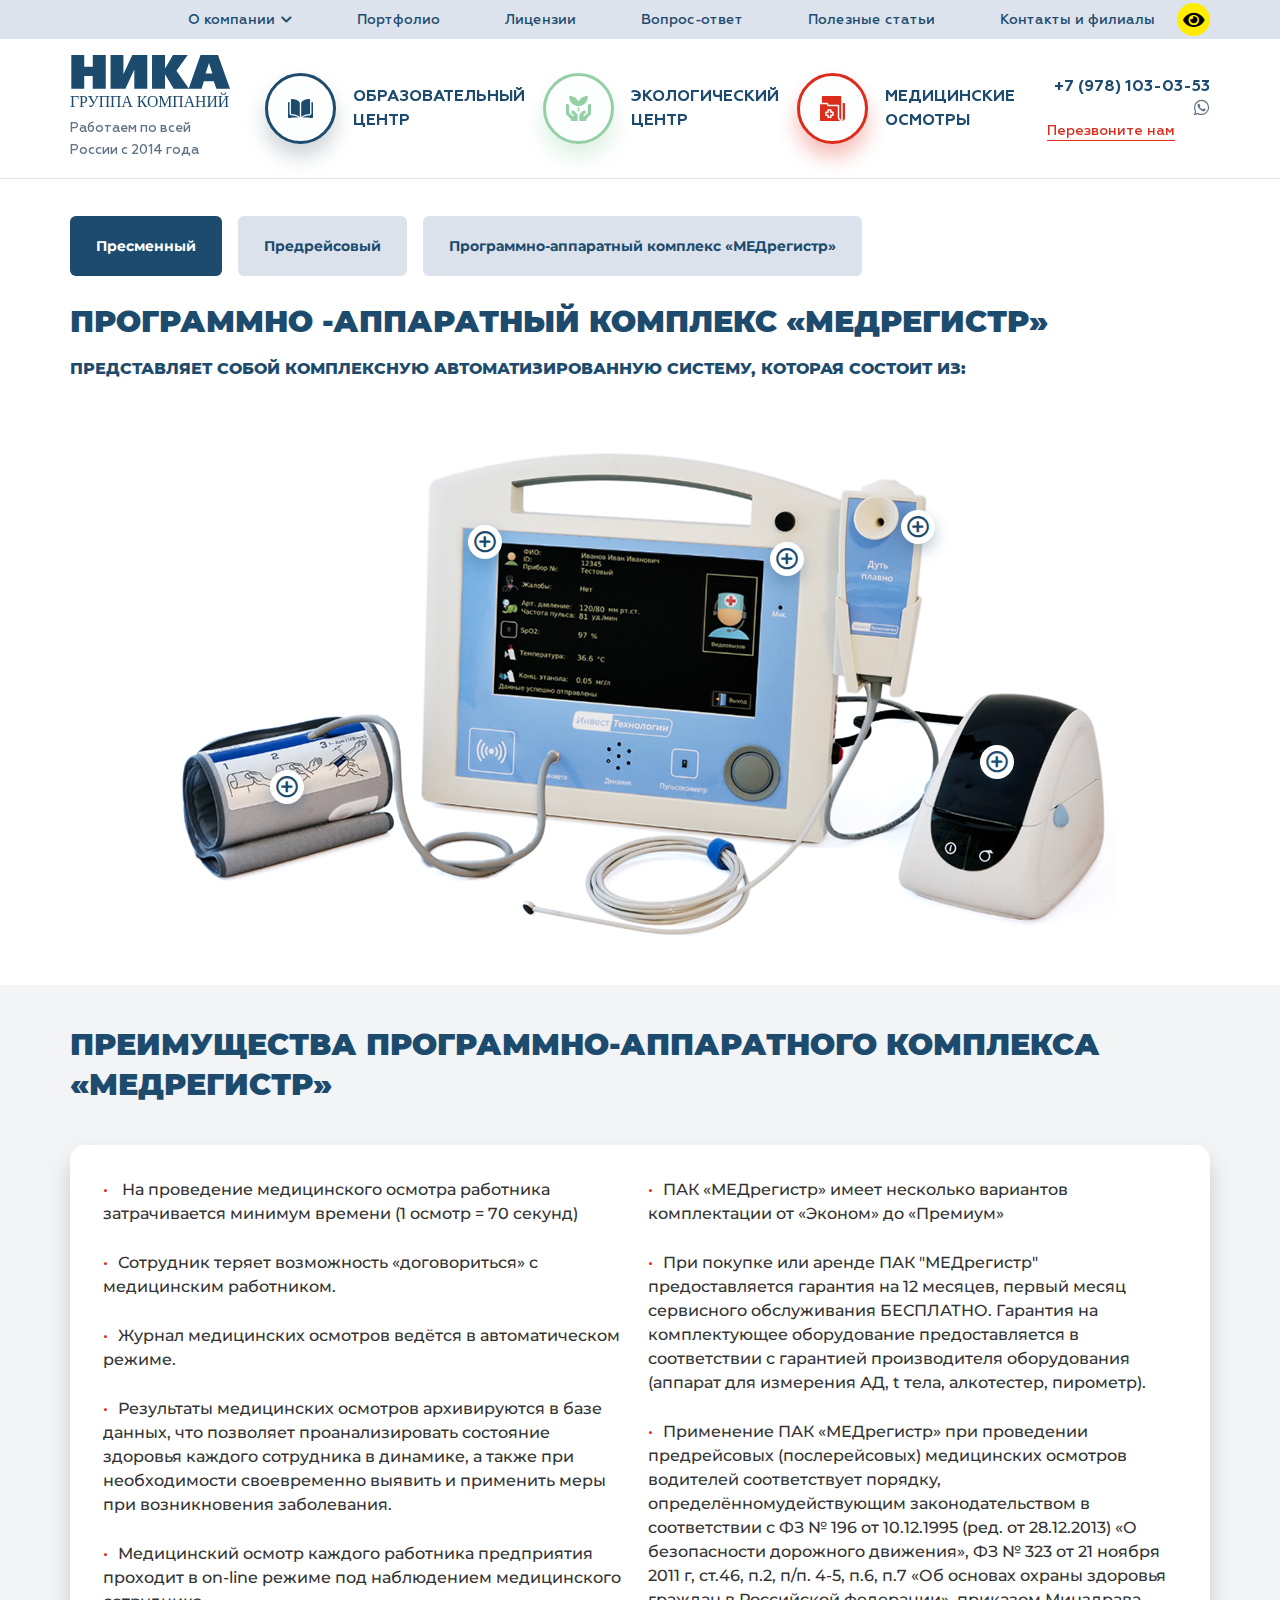
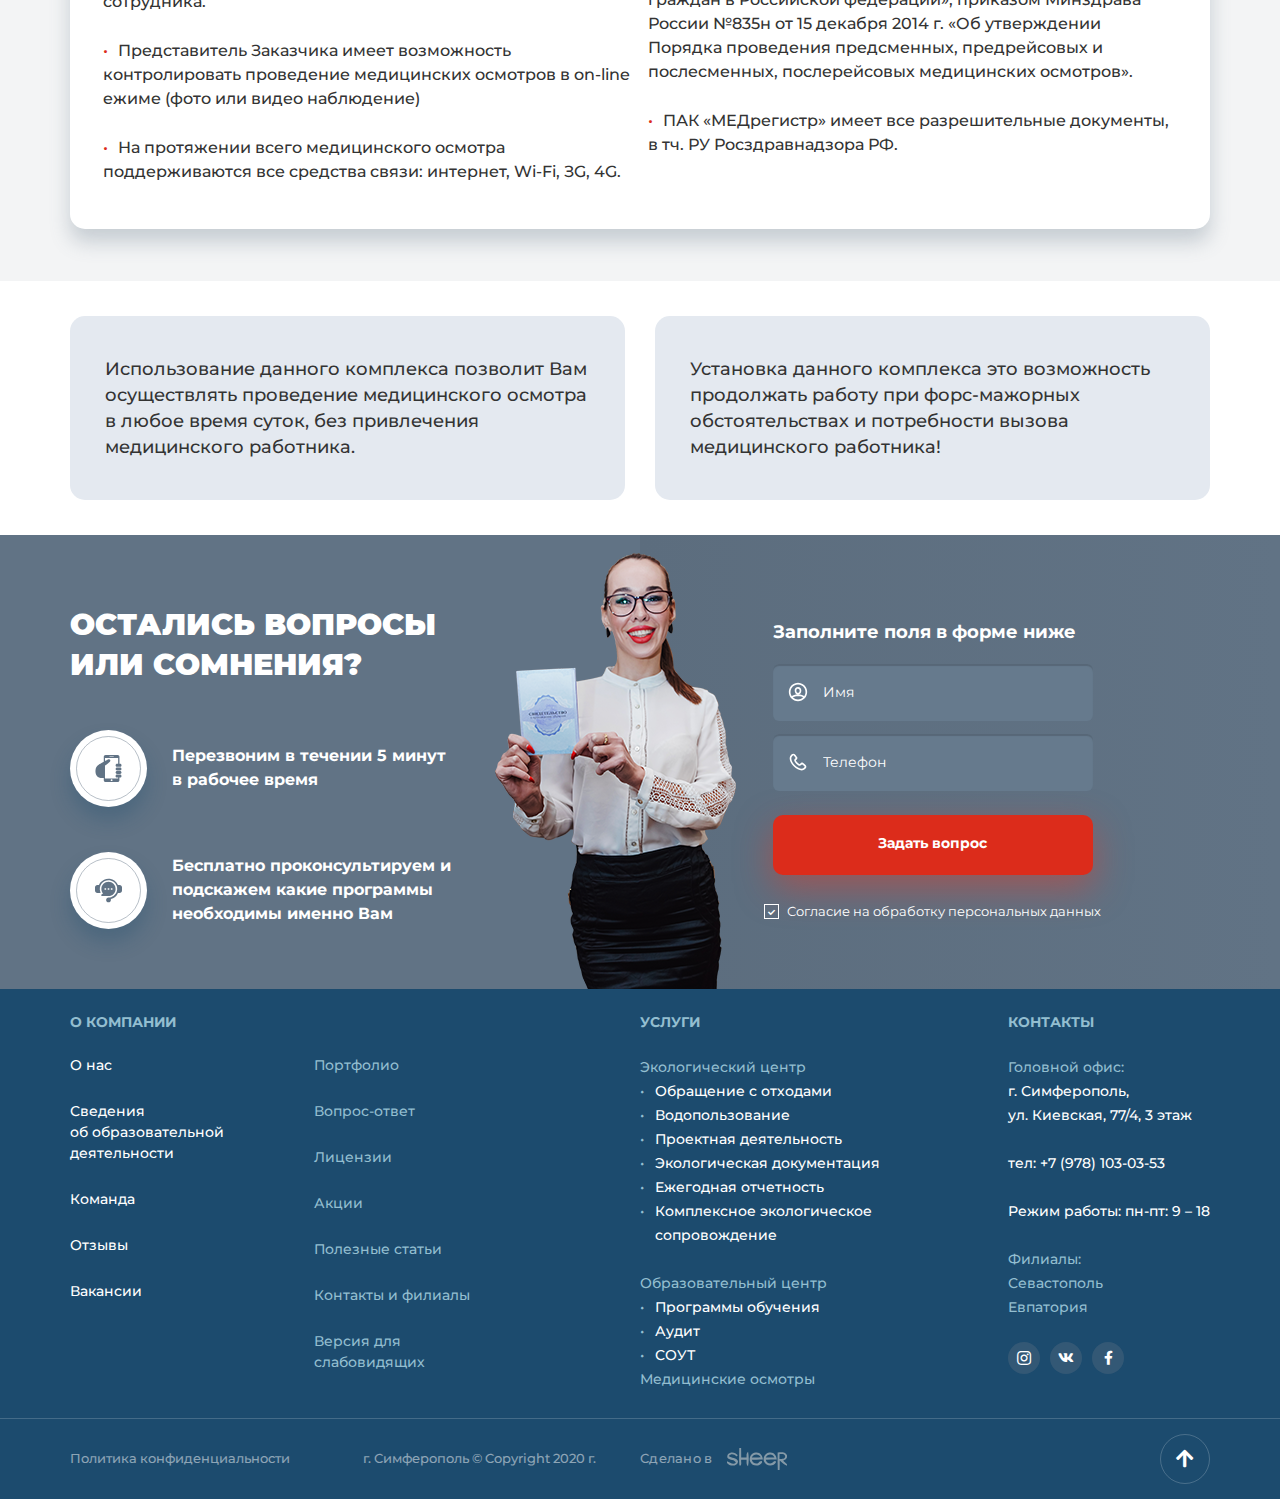
<file: complex.html>
<!DOCTYPE html>
<!--[if lt IE 7]><html lang="ru" class="lt-ie9 lt-ie8 lt-ie7"><![endif]-->
<!--[if IE 7]><html lang="ru" class="lt-ie9 lt-ie8"><![endif]-->
<!--[if IE 8]><html lang="ru" class="lt-ie9"><![endif]-->
<!--[if gt IE 8]><!-->
<html lang="ru">
<!--<![endif]-->
<head>
	<meta charset="utf-8" />
	<title>Заголовок</title>
	<meta name="description" content="" />
	<meta http-equiv="X-UA-Compatible" content="IE=edge" />
	<meta name="viewport" content="width=device-width, initial-scale=1.0" />
	<link rel="shortcut icon" href="favicon.png" />
	<link rel="stylesheet" href="libs/bootstrap/bootstrap-grid.css" />
	<link rel="stylesheet" href="libs/fontawesome-free-5.12.0-web/css/all.min.css" />
	<link rel="stylesheet" href="libs/animate/animate.min.css" />
	<link rel="stylesheet" href="libs/fancybox/jquery.fancybox.css" />
	<link rel="stylesheet" href="libs/slick-1.5.9/slick/slick.css" />
	<link rel="stylesheet" href="libs/slick-1.5.9/slick/slick-theme.css" />
	<link rel="stylesheet" href="css/fonts.css" />
	<link rel="stylesheet" href="css/main.css?ver=1.100" />
	<link rel="stylesheet" href="css/media.css?ver=1.100" />
</head>
<body>
 
	<div class="wrapper wrapper_page">

		<header class="header default">
			<div class="header__top">
				<div class="container container_big">
					<div class="header__wrap">
						<ul class="menu">
							<li class="has_child">
								<a href="#">О компании <i class="fas fa-chevron-down"></i></a>
								<ul>
									<li><a href="#">О нас</a></li>
									<li><a href="#">Сведения об образовательной деятельности</a></li>
									<li><a href="#">Команда</a></li>
									<li><a href="#">Отзывы</a></li>
									<li><a href="#">Вакансии</a></li>
								</ul>
							</li>
							<li><a href="#">Портфолио</a></li>
							<li><a href="#">Лицензии</a></li>
							<li><a href="#">Вопрос-ответ</a></li>
							<li><a href="#">Полезные статьи</a></li>
							<li><a href="#">Контакты и филиалы</a></li>
						</ul>
						<a href="#" class="btn-eye"><i class="fas fa-eye"></i></a>
					</div>
					<div class="menu-mob">
						<div class="header__location">
							<p>г. Симферополь, ул. Киевская, 77/4, 3 этаж, офис, 320, 315</p> 
							<p>пн-пт с 9:00 до 18:00</p>
						</div>
						<a href="tel:+79781030353" class="phone-main">+7 (978) 103-03-53</a>
						<a href="#" class="btn-social"><i class="fab fa-whatsapp"></i></a>
						<br>
						<a href="#callback" class="link-block fancybox">Перезвоните нам</a>
					</div>
				</div>
			</div>
			<div class="header__bottom">
				<div class="container container_big">
					<div class="row align-items-center">
						<div class="col-lg-2 col-md-6 col-9">
							<div class="logo-wrap">
								<a href="#" class="logo">
									<img src="img/logo.svg" alt="alt">
								</a>
								<div class="logo-descr">Работаем по всей России с 2014 года</div>
							</div>
						</div>
						<div class="col-lg-8 hidden_tablet">
							<div class="items-billbord">
								<div class="item-billbord item-billbord_1">
									<div class="item-billbord__icon">
										<img src="img/ic_billbord1.svg" alt="alt">
										<img src="img/ic_billbord1_1.svg" alt="alt">
									</div>
									<a href="#" class="item-billbord__name">Образовательный <br>центр</a>
									<div class="menu-dropdown">
										<div class="row">
											<div class="col-lg-4">
												<div class="menu-dropdown__name">Обращение с отходами</div>
												<div class="list-dropdown">
													<ul>
														<li><a href="#"> Паспорта на отходы I-IV  классса опасности отхода</a></li>
														<li><a href="#">Подтверждение V класса опасности отхода </a></li>
														<li><a href="#">Получение лицензии на обращение с отходами </a></li>
														<li><a href="#">Инвентаризация отходов</a></li>
														<li><a href="#">Утилизация и обработка опасных отходов </a></li>
														<li><a href="#">Охрана атмосферного воздуха </a></li>
														<li><a href="#">Разработка паспорта на газоочистное и вентиляционное оборудование </a></li>
														<li><a href="#">Инвентаризация источников выбросов </a></li>
														<li><a href="#">Постановка НВОС </a></li>
													</ul>
												</div>
												<div class="menu-dropdown__name">Водопользование</div>
												<div class="list-dropdown">
													<ul>
														<li><a href="#">Получение лицензии на недропользование (скважины) </a></li>
														<li><a href="#">Получение решений и заключения договоров на пользование акваторией водных объектов </a></li>
														<li><a href="#">Декларация сточных вод </a></li>
													</ul>
												</div>
											</div>
											<div class="col-lg-4 col_pr">
												<div class="menu-dropdown__name">Проектная деятельность</div>
												<div class="list-dropdown">
													<ul>
														<li><a href="#">Проект зоны санитарной охраны ЗСО (под ключ/частично) </a></li>
														<li><a href="#">Проект санитарной защитной зоны СЗЗ (под ключ/или частично) </a></li>
														<li><a href="#">Проект НМУ </a></li>
														<li><a href="#">Проект предельно допустимых выбросов ПДВ (под ключ/частично)</a></li>
														<li><a href="#">Проект нормативов образования отходов и лимитов на их размещение ПНЛООР </a></li>
													</ul>
												</div>
												<div class="menu-dropdown__name">Экологическая документация </div>
												<div class="list-dropdown">
													<ul>
														<li><a href="#">Журналы учета образования отхода (поквартально) </a></li>
														<li><a href="#">Инструкции по обращению с отходами </a></li>
														<li><a href="#">Декларация о количестве выпущенных товаров подлежащих утилизации после утраты потребительских свойств</a></li>
														<li><a href="#">Расчёт платы экологического сбора </a></li>
														<li><a href="#">Прграмма ПЭК</a></li>
													</ul>
												</div>
											</div>
											<div class="col-lg-4 pl_40">
												<div class="menu-dropdown__name">Ежегодная отчетность</div>
												<div class="list-dropdown">
													<ul>
														<li><a href="#">2тп отходы </a></li>
														<li><a href="#">2тп воздух </a></li>
														<li><a href="#">2тп водхоз </a></li>
														<li><a href="#">Подача сведений в региональный кадастр отхода</a></li>
														<li><a href="#">Декларация НВОС</a></li>
														<li><a href="#">Отчёт об организации и о результатах осуществления ПЭК</a></li>
														<li><a href="#">Отчёт по формам 3.1  3.2  3.3</a></li>
														<li><a href="#">Отчёт по формам 6.1 6.2 6.3</a></li>
														<li><a href="#">Форма 4ос</a></li>
													</ul>
												</div>
												<div class="menu-dropdown__name">Комплексное экологическое сопровождение</div>
												<div class="list-dropdown">
													<ul>
														<li><a href="#">Бесплатный аудит </a></li>
														<li><a href="#">Инженерные экологические изыскания</a></li>
													</ul>
												</div>
											</div>
										</div>
									</div>
								</div>
								<div class="item-billbord item-billbord_2">
									<div class="item-billbord__icon">
										<img src="img/ic_billbord2.svg" alt="alt">
										<img src="img/ic_billbord2_1.svg" alt="alt">
									</div>
									<a href="#" class="item-billbord__name">Экологический <br>центр</a>
									<div class="menu-dropdown">
										<div class="row">
											<div class="col-lg-4">
												<div class="menu-dropdown__name">Обращение с отходами</div>
												<div class="list-dropdown">
													<ul>
														<li><a href="#"> Паспорта на отходы I-IV  классса опасности отхода</a></li>
														<li><a href="#">Подтверждение V класса опасности отхода </a></li>
														<li><a href="#">Получение лицензии на обращение с отходами </a></li>
														<li><a href="#">Инвентаризация отходов</a></li>
														<li><a href="#">Утилизация и обработка опасных отходов </a></li>
														<li><a href="#">Охрана атмосферного воздуха </a></li>
														<li><a href="#">Разработка паспорта на газоочистное и вентиляционное оборудование </a></li>
														<li><a href="#">Инвентаризация источников выбросов </a></li>
														<li><a href="#">Постановка НВОС </a></li>
													</ul>
												</div>
												<div class="menu-dropdown__name">Водопользование</div>
												<div class="list-dropdown">
													<ul>
														<li><a href="#">Получение лицензии на недропользование (скважины) </a></li>
														<li><a href="#">Получение решений и заключения договоров на пользование акваторией водных объектов </a></li>
														<li><a href="#">Декларация сточных вод </a></li>
													</ul>
												</div>
											</div>
											<div class="col-lg-4 col_pr">
												<div class="menu-dropdown__name">Проектная деятельность</div>
												<div class="list-dropdown">
													<ul>
														<li><a href="#">Проект зоны санитарной охраны ЗСО (под ключ/частично) </a></li>
														<li><a href="#">Проект санитарной защитной зоны СЗЗ (под ключ/или частично) </a></li>
														<li><a href="#">Проект НМУ </a></li>
														<li><a href="#">Проект предельно допустимых выбросов ПДВ (под ключ/частично)</a></li>
														<li><a href="#">Проект нормативов образования отходов и лимитов на их размещение ПНЛООР </a></li>
													</ul>
												</div>
												<div class="menu-dropdown__name">Экологическая документация </div>
												<div class="list-dropdown">
													<ul>
														<li><a href="#">Журналы учета образования отхода (поквартально) </a></li>
														<li><a href="#">Инструкции по обращению с отходами </a></li>
														<li><a href="#">Декларация о количестве выпущенных товаров подлежащих утилизации после утраты потребительских свойств</a></li>
														<li><a href="#">Расчёт платы экологического сбора </a></li>
														<li><a href="#">Прграмма ПЭК</a></li>
													</ul>
												</div>
											</div>
											<div class="col-lg-4 pl_40">
												<div class="menu-dropdown__name">Ежегодная отчетность</div>
												<div class="list-dropdown">
													<ul>
														<li><a href="#">2тп отходы </a></li>
														<li><a href="#">2тп воздух </a></li>
														<li><a href="#">2тп водхоз </a></li>
														<li><a href="#">Подача сведений в региональный кадастр отхода</a></li>
														<li><a href="#">Декларация НВОС</a></li>
														<li><a href="#">Отчёт об организации и о результатах осуществления ПЭК</a></li>
														<li><a href="#">Отчёт по формам 3.1  3.2  3.3</a></li>
														<li><a href="#">Отчёт по формам 6.1 6.2 6.3</a></li>
														<li><a href="#">Форма 4ос</a></li>
													</ul>
												</div>
												<div class="menu-dropdown__name">Комплексное экологическое сопровождение</div>
												<div class="list-dropdown">
													<ul>
														<li><a href="#">Бесплатный аудит </a></li>
														<li><a href="#">Инженерные экологические изыскания</a></li>
													</ul>
												</div>
											</div>
										</div>
									</div>
								</div>
								<div class="item-billbord item-billbord_3">
									<div class="item-billbord__icon">
										<img src="img/ic_billbord3.svg" alt="alt">
										<img src="img/ic_billbord3_1.svg" alt="alt">
									</div>
									<a href="#" class="item-billbord__name">Медицинские <br>осмотры</a>
									<div class="menu-dropdown">
										<div class="row">
											<div class="col-lg-4">
												<div class="menu-dropdown__name">Обращение с отходами</div>
												<div class="list-dropdown">
													<ul>
														<li><a href="#"> Паспорта на отходы I-IV  классса опасности отхода</a></li>
														<li><a href="#">Подтверждение V класса опасности отхода </a></li>
														<li><a href="#">Получение лицензии на обращение с отходами </a></li>
														<li><a href="#">Инвентаризация отходов</a></li>
														<li><a href="#">Утилизация и обработка опасных отходов </a></li>
														<li><a href="#">Охрана атмосферного воздуха </a></li>
														<li><a href="#">Разработка паспорта на газоочистное и вентиляционное оборудование </a></li>
														<li><a href="#">Инвентаризация источников выбросов </a></li>
														<li><a href="#">Постановка НВОС </a></li>
													</ul>
												</div>
												<div class="menu-dropdown__name">Водопользование</div>
												<div class="list-dropdown">
													<ul>
														<li><a href="#">Получение лицензии на недропользование (скважины) </a></li>
														<li><a href="#">Получение решений и заключения договоров на пользование акваторией водных объектов </a></li>
														<li><a href="#">Декларация сточных вод </a></li>
													</ul>
												</div>
											</div>
											<div class="col-lg-4 col_pr">
												<div class="menu-dropdown__name">Проектная деятельность</div>
												<div class="list-dropdown">
													<ul>
														<li><a href="#">Проект зоны санитарной охраны ЗСО (под ключ/частично) </a></li>
														<li><a href="#">Проект санитарной защитной зоны СЗЗ (под ключ/или частично) </a></li>
														<li><a href="#">Проект НМУ </a></li>
														<li><a href="#">Проект предельно допустимых выбросов ПДВ (под ключ/частично)</a></li>
														<li><a href="#">Проект нормативов образования отходов и лимитов на их размещение ПНЛООР </a></li>
													</ul>
												</div>
												<div class="menu-dropdown__name">Экологическая документация </div>
												<div class="list-dropdown">
													<ul>
														<li><a href="#">Журналы учета образования отхода (поквартально) </a></li>
														<li><a href="#">Инструкции по обращению с отходами </a></li>
														<li><a href="#">Декларация о количестве выпущенных товаров подлежащих утилизации после утраты потребительских свойств</a></li>
														<li><a href="#">Расчёт платы экологического сбора </a></li>
														<li><a href="#">Прграмма ПЭК</a></li>
													</ul>
												</div>
											</div>
											<div class="col-lg-4 pl_40">
												<div class="menu-dropdown__name">Ежегодная отчетность</div>
												<div class="list-dropdown">
													<ul>
														<li><a href="#">2тп отходы </a></li>
														<li><a href="#">2тп воздух </a></li>
														<li><a href="#">2тп водхоз </a></li>
														<li><a href="#">Подача сведений в региональный кадастр отхода</a></li>
														<li><a href="#">Декларация НВОС</a></li>
														<li><a href="#">Отчёт об организации и о результатах осуществления ПЭК</a></li>
														<li><a href="#">Отчёт по формам 3.1  3.2  3.3</a></li>
														<li><a href="#">Отчёт по формам 6.1 6.2 6.3</a></li>
														<li><a href="#">Форма 4ос</a></li>
													</ul>
												</div>
												<div class="menu-dropdown__name">Комплексное экологическое сопровождение</div>
												<div class="list-dropdown">
													<ul>
														<li><a href="#">Бесплатный аудит </a></li>
														<li><a href="#">Инженерные экологические изыскания</a></li>
													</ul>
												</div>
											</div>
										</div>
									</div>
								</div>
							</div>
						</div>
						<div class="col-lg-2 col-md-6 col-3 right_head">
							<div class="header__right">
								<a href="tel:+79781030353" class="phone-main"><i class="fas fa-phone-alt"></i>+7 (978) 103-03-53</a>
								<a href="#" class="btn-social"><i class="fab fa-whatsapp"></i></a>
								<br>
								<a href="#callback" class="link-block fancybox">Перезвоните нам</a>
							</div>
							<span class="btn_nav">
								<span class='sandwich'>
									<span class='sw-topper'></span>
									<span class='sw-bottom'></span>
									<span class='sw-footer'></span>
								</span>
							</span>
						</div>
					</div>
				</div>
			</div>
		</header>

		<div class="complex">
			<div class="container">
				<ul class="tabs">
					<li class="active"><a href="#tab1">Пресменный</a></li>
					<li><a href="#tab2">Предрейсовый</a></li>
					<li><a href="#tab3">Программно-аппаратный комплекс «МЕДрегистр»</a></li>
				</ul>
				<div class="tab-container">
					<div class="tab-pane" id="tab1">
						<div class="title-section">Программно -аппаратный комплекс «МЕДрегистр» </div>
						<div class="descr-title">представляет собой комплексную автоматизированную систему, которая состоит из:</div>
						<div class="complex-block">
							<img src="img/complex1.jpg" alt="alt">
							<div class="item-complex item-complex_1">
								<div class="item-complex__icon">
									<i class="far fa-plus-circle"></i>
								</div>
								<div class="item-complex__content">
									<p>Монитор, с встроенной сенсорной системой, отражающий распознавание обследуемого, и порядок обследования.</p>
								</div>
							</div>
							<div class="item-complex item-complex_2">
								<div class="item-complex__icon">
									<i class="far fa-plus-circle"></i>
								</div>
								<div class="item-complex__content">
									<p>Монитор, с встроенной сенсорной системой, отражающий распознавание обследуемого, и порядок обследования.</p>
								</div>
							</div>
							<div class="item-complex item-complex_3">
								<div class="item-complex__icon">
									<i class="far fa-plus-circle"></i>
								</div>
								<div class="item-complex__content">
									<p>Монитор, с встроенной сенсорной системой, отражающий распознавание обследуемого, и порядок обследования.</p>
								</div>
							</div>
							<div class="item-complex item-complex_4">
								<div class="item-complex__icon">
									<i class="far fa-plus-circle"></i>
								</div>
								<div class="item-complex__content">
									<p>Монитор, с встроенной сенсорной системой, отражающий распознавание обследуемого, и порядок обследования.</p>
								</div>
							</div>
							<div class="item-complex item-complex_5">
								<div class="item-complex__icon">
									<i class="far fa-plus-circle"></i>
								</div>
								<div class="item-complex__content">
									<p>Монитор, с встроенной сенсорной системой, отражающий распознавание обследуемого, и порядок обследования.</p>
								</div>
							</div>
						</div>
					</div>
					<div class="tab-pane" id="tab2">
						<div class="title-section">Программно -аппаратный комплекс «МЕДрегистр» </div>
						<div class="descr-title">представляет собой комплексную автоматизированную систему, которая состоит из:</div>
						<div class="complex-block">
							<img src="img/complex1.jpg" alt="alt">
							<div class="item-complex item-complex_1">
								<div class="item-complex__icon">
									<i class="far fa-plus-circle"></i>
								</div>
								<div class="item-complex__content">
									<p>Монитор, с встроенной сенсорной системой, отражающий распознавание обследуемого, и порядок обследования.</p>
								</div>
							</div>
							<div class="item-complex item-complex_2">
								<div class="item-complex__icon">
									<i class="far fa-plus-circle"></i>
								</div>
								<div class="item-complex__content">
									<p>Монитор, с встроенной сенсорной системой, отражающий распознавание обследуемого, и порядок обследования.</p>
								</div>
							</div>
							<div class="item-complex item-complex_3">
								<div class="item-complex__icon">
									<i class="far fa-plus-circle"></i>
								</div>
								<div class="item-complex__content">
									<p>Монитор, с встроенной сенсорной системой, отражающий распознавание обследуемого, и порядок обследования.</p>
								</div>
							</div>
							<div class="item-complex item-complex_4">
								<div class="item-complex__icon">
									<i class="far fa-plus-circle"></i>
								</div>
								<div class="item-complex__content">
									<p>Монитор, с встроенной сенсорной системой, отражающий распознавание обследуемого, и порядок обследования.</p>
								</div>
							</div>
							<div class="item-complex item-complex_5">
								<div class="item-complex__icon">
									<i class="far fa-plus-circle"></i>
								</div>
								<div class="item-complex__content">
									<p>Монитор, с встроенной сенсорной системой, отражающий распознавание обследуемого, и порядок обследования.</p>
								</div>
							</div>
						</div>
					</div>
					<div class="tab-pane" id="tab3">
						<div class="title-section">Программно -аппаратный комплекс «МЕДрегистр» </div>
						<div class="descr-title">представляет собой комплексную автоматизированную систему, которая состоит из:</div>
						<div class="complex-block">
							<img src="img/complex1.jpg" alt="alt">
							<div class="item-complex item-complex_1">
								<div class="item-complex__icon">
									<i class="far fa-plus-circle"></i>
								</div>
								<div class="item-complex__content">
									<p>Монитор, с встроенной сенсорной системой, отражающий распознавание обследуемого, и порядок обследования.</p>
								</div>
							</div>
							<div class="item-complex item-complex_2">
								<div class="item-complex__icon">
									<i class="far fa-plus-circle"></i>
								</div>
								<div class="item-complex__content">
									<p>Монитор, с встроенной сенсорной системой, отражающий распознавание обследуемого, и порядок обследования.</p>
								</div>
							</div>
							<div class="item-complex item-complex_3">
								<div class="item-complex__icon">
									<i class="far fa-plus-circle"></i>
								</div>
								<div class="item-complex__content">
									<p>Монитор, с встроенной сенсорной системой, отражающий распознавание обследуемого, и порядок обследования.</p>
								</div>
							</div>
							<div class="item-complex item-complex_4">
								<div class="item-complex__icon">
									<i class="far fa-plus-circle"></i>
								</div>
								<div class="item-complex__content">
									<p>Монитор, с встроенной сенсорной системой, отражающий распознавание обследуемого, и порядок обследования.</p>
								</div>
							</div>
							<div class="item-complex item-complex_5">
								<div class="item-complex__icon">
									<i class="far fa-plus-circle"></i>
								</div>
								<div class="item-complex__content">
									<p>Монитор, с встроенной сенсорной системой, отражающий распознавание обследуемого, и порядок обследования.</p>
								</div>
							</div>
						</div>
					</div>
				</div>
			</div>
		</div>

		<div class="complex-advantages">
			<div class="container">
				<div class="title-section">преимущества Программно-аппаратного комплекса «МЕДрегистр» </div>
				<div class="complex-info">
					<ul>
						<li> На проведение медицинского осмотра работника затрачивается минимум времени (1 осмотр = 70 секунд)</li>
						<li>Сотрудник теряет возможность «договориться» с медицинским работником.</li>
						<li>Журнал медицинских осмотров ведётся в автоматическом режиме.</li>
						<li>Результаты медицинских осмотров архивируются в базе данных, что позволяет проанализировать состояние здоровья каждого сотрудника в динамике, а также при необходимости своевременно выявить и применить меры при возникновения заболевания.</li>
						<li>Медицинский осмотр каждого работника предприятия проходит в on-line режиме под наблюдением медицинского сотрудника.</li>
						<li>Представитель Заказчика имеет возможность контролировать проведение медицинских осмотров в on-line ежиме (фото или видео наблюдение)</li>
						<li>На протяжении всего медицинского осмотра поддерживаются все средства связи: интернет, Wi-Fi, ЗG, 4G.</li>
						<li>ПАК «МЕДрегистр» имеет несколько вариантов комплектации от «Эконом» до «Премиум»</li>
						<li>При покупке или аренде ПАК "МЕДрегистр" предоставляется гарантия на 12 месяцев, первый месяц сервисного обслуживания БЕСПЛАТНО. Гарантия на комплектующее оборудование предоставляется в соответствии с гарантией производителя оборудования (аппарат для измерения АД, t тела, алкотестер, пирометр).</li>
						<li>Применение ПАК «МЕДрегистр» при проведении предрейсовых (послерейсовых) медицинских осмотров водителей соответствует порядку, определённомудействующим законодательством в соответствии с ФЗ № 196 от 10.12.1995 (ред. от 28.12.2013) «О безопасности дорожного движения», ФЗ № 323 от 21 ноября 2011 г, ст.46, п.2, п/п. 4-5, п.6, п.7 «Об основах охраны здоровья граждан в Российской федерации», приказом Минздрава России №835н от 15 декабря 2014 г. «Об утверждении Порядка проведения предсменных, предрейсовых и послесменных, послерейсовых медицинских осмотров».</li>
						<li>ПАК «МЕДрегистр» имеет все разрешительные документы, в тч. РУ Росздравнадзора РФ.</li>
					</ul>
				</div>
			</div>
		</div>

		<div class="complex-bottom">
			<div class="container">
				<div class="row row_text">
					<div class="col-md-6">
						<div class="item-text">
							<p>Использование данного комплекса позволит Вам осуществлять проведение медицинского осмотра в любое время суток, без привлечения медицинского работника.</p>
						</div>
					</div>
					<div class="col-md-6">
						<div class="item-text">
							<p>Установка данного комплекса это возможность продолжать работу при форс-мажорных обстоятельствах и потребности вызова медицинского работника! </p>
						</div>
					</div>
				</div>
			</div>
		</div>

		<div class="calculation calculation_ask">
			<div class="container">
				<div class="row">
					<div class="col-lg-6 calculation_left">
						<div class="title-section">Остались вопросы или сомнения?</div>
						<div class="item-calculation">
							<div class="item-calculation__icon">
								<img src="img/ic_calc1.svg" alt="alt">
							</div>
							<p>Перезвоним в течении 5 минут в рабочее время</p>
						</div>
						<div class="item-calculation">
							<div class="item-calculation__icon">
								<img src="img/ic_calc4.svg" alt="alt">
							</div>
							<p>Бесплатно проконсультируем и подскажем какие программы необходимы именно Вам</p>
						</div>
					</div>
					<div class="col-lg-6">
						<div class="calculation_ask__image">
							<img src="img/ask_calculation2.png" alt="alt">
						</div>
						<div class="form-block">
							<div class="form-block__title">Заполните поля в форме ниже</div>
							<form>
								<div class="item-form">
									<div class="item-form__icon">
										<img src="img/ic_user.svg" alt="alt">
									</div>
									<input type="text" placeholder="Имя" required="required">
								</div>
								<div class="item-form">
									<div class="item-form__icon">
										<img src="img/ic_phone.svg" alt="alt">
									</div>
									<input type="text" placeholder="Телефон" class="input-phone" required="required">
								</div>
								<button class="btn-main" type="submit">Задать вопрос</button>
								<div class="checkbox-wrap">
									<div class="checkbox">
										<label>
											<input type="checkbox" required="required" checked="checked" />
											<span>Согласие на обработку персональных данных</span>
										</label>
									</div>
								</div>
							</form>
						</div>
					</div>
				</div>
			</div>
		</div>

		<footer class="footer">
			<div class="container">
				<div class="row">
					<div class="col-lg-6">
						<div class="title-footer">О компании <i class="far fa-plus"></i></div>
						<div class="content-footer">
							<div class="row">
								<div class="col-md-5">
									<ul class="nav-footer">
										<li><a href="#">О нас</a></li>
										<li><a href="#">Сведения <br>об образовательной деятельности</a></li>
										<li><a href="#">Команда</a></li>
										<li><a href="#">Отзывы</a></li>
										<li><a href="#">Вакансии</a></li>
									</ul>
								</div>
								<div class="col-md-7">
									<ul class="nav-footer nav-footer_page">
										<li><a href="#">Портфолио</a></li>
										<li><a href="#">Вопрос-ответ</a></li>
										<li><a href="#">Лицензии</a></li>
										<li><a href="#">Акции</a></li>
										<li><a href="#">Полезные статьи</a></li>
										<li><a href="#">Контакты и филиалы</a></li>
										<li><a href="#">Версия для слабовидящих</a></li>
									</ul>
								</div>
							</div>
						</div>
					</div>
					<div class="col-lg-3 col-md-6 footer__services">
						<div class="title-footer">услуги <i class="far fa-plus"></i></div>
						<div class="content-footer">
							<a href="#" class="descr-footer">Экологический центр</a>
							<ul class="list-footer">
								<li>Обращение с отходами</li>
								<li>Водопользование</li>
								<li>Проектная деятельность</li>
								<li>Экологическая документация</li>
								<li>Ежегодная отчетность</li>
								<li>Комплексное экологическое сопровождение</li>
							</ul>
							<br>
							<a href="#" class="descr-footer">Образовательный центр</a>
							<ul class="list-footer">
								<li>Программы обучения</li>
								<li>Аудит</li>
								<li>СОУТ</li>
							</ul>
							<a href="#" class="descr-footer">Медицинские осмотры</a>
						</div>
					</div>
					<div class="col-lg-3 col-md-6 footer__right">
						<div class="footer-content-right">
							<div class="title-footer">контакты <i class="far fa-plus"></i></div>
							<div class="content-footer">
								<div class="descr-footer">Головной офис:</div>
								<p>г. Симферополь, </p>
								<p>ул. Киевская, 77/4, 3 этаж</p>
								<br>
								<p>тел: <a href="+79781030353">+7 (978) 103-03-53</a></p>
								<br>
								<p>Режим работы: пн-пт: 9 – 18</p>
								<br>
								<div class="descr-footer">Филиалы:</div>
								<a href="#" class="descr-footer">Севастополь</a>
								<br>
								<a href="#" class="descr-footer">Евпатория</a>
								<ul class="social-list">
									<li><a href="#"><i class="fab fa-instagram"></i></a></li>
									<li><a href="#"><i class="fab fa-vk"></i></a></li>
									<li><a href="#"><i class="fab fa-facebook-f"></i></a></li>
								</ul>
							</div>
						</div>
					</div>
				</div>
			</div>
			<div class="footer__bottom">
				<div class="container">
					<div class="row align-items-center">
						<div class="col-lg-3 col-sm-6 col_pr">
							<a href="#" class="footer__link">Политика конфиденциальности</a>
						</div>
						<div class="col-lg-3 col-sm-6 col_copyright">
							<p>г. Симферополь © Copyright  2020 г.</p>
						</div>
						<div class="col-lg-3 col-sm-6 col_pl">
							<div class="create">Сделано в <img src="img/copy.svg" alt="alt"></div>
						</div>
						<div class="col-lg-3 col-sm-6 align_right">
							<a href="#" class="btn_top default"><i class="fa fa-arrow-up"></i></a>
						</div>
					</div>
				</div>
			</div>
		</footer>
		
	</div>

	<div id="callback" class="modal-block">
		<div class="modal-wrap">
			<div class="title-modal">Обратный звонок</div>
			<form>
				<div class="item-form">
					<div class="item-form__icon">
						<img src="img/ic_user.svg" alt="alt">
					</div>
					<input type="text" placeholder="Имя" required="required">
				</div>
				<div class="item-form">
					<div class="item-form__icon">
						<img src="img/ic_phone.svg" alt="alt">
					</div>
					<input type="text" placeholder="Телефон" class="input-phone" required="required">
				</div>
				<button class="btn-main" type="submit">Заказать звонок</button>
				<div class="checkbox-wrap">
					<div class="checkbox">
						<label>
							<input type="checkbox" required="required" checked="checked" />
							<span>Согласие на обработку персональных данных</span>
						</label>
					</div>
				</div>
			</form>
		</div>
	</div>

	<!--[if lt IE 9]>
	<script src="libs/html5shiv/es5-shim.min.js"></script>
	<script src="libs/html5shiv/html5shiv.min.js"></script>
	<script src="libs/html5shiv/html5shiv-printshiv.min.js"></script>
	<script src="libs/respond/respond.min.js"></script>
<![endif]-->
<script src="libs/jquery/jquery-1.11.1.min.js"></script>
<script src="libs/jquery-mousewheel/jquery.mousewheel.min.js"></script>
<script src="libs/mask/jquery.maskedinput.js"></script>	
<script src="libs/fancybox/jquery.fancybox.pack.js"></script>
<script src="libs/slick-1.5.9/slick/slick.min.js"></script>
<script src="libs/animate/wow.min.js"></script>
<script src="libs/animate/animate-css.js"></script>
<script src="libs/scroll2id/PageScroll2id.min.js"></script>
<script src="libs/jQueryFormStyler-master/jquery.formstyler.min.js"></script>
<script src="js/common.js?ver=1.100"></script>
<!-- Yandex.Metrika counter --><!-- /Yandex.Metrika counter -->
<!-- Google Analytics counter --><!-- /Google Analytics counter -->
</body>
</html>
</file>
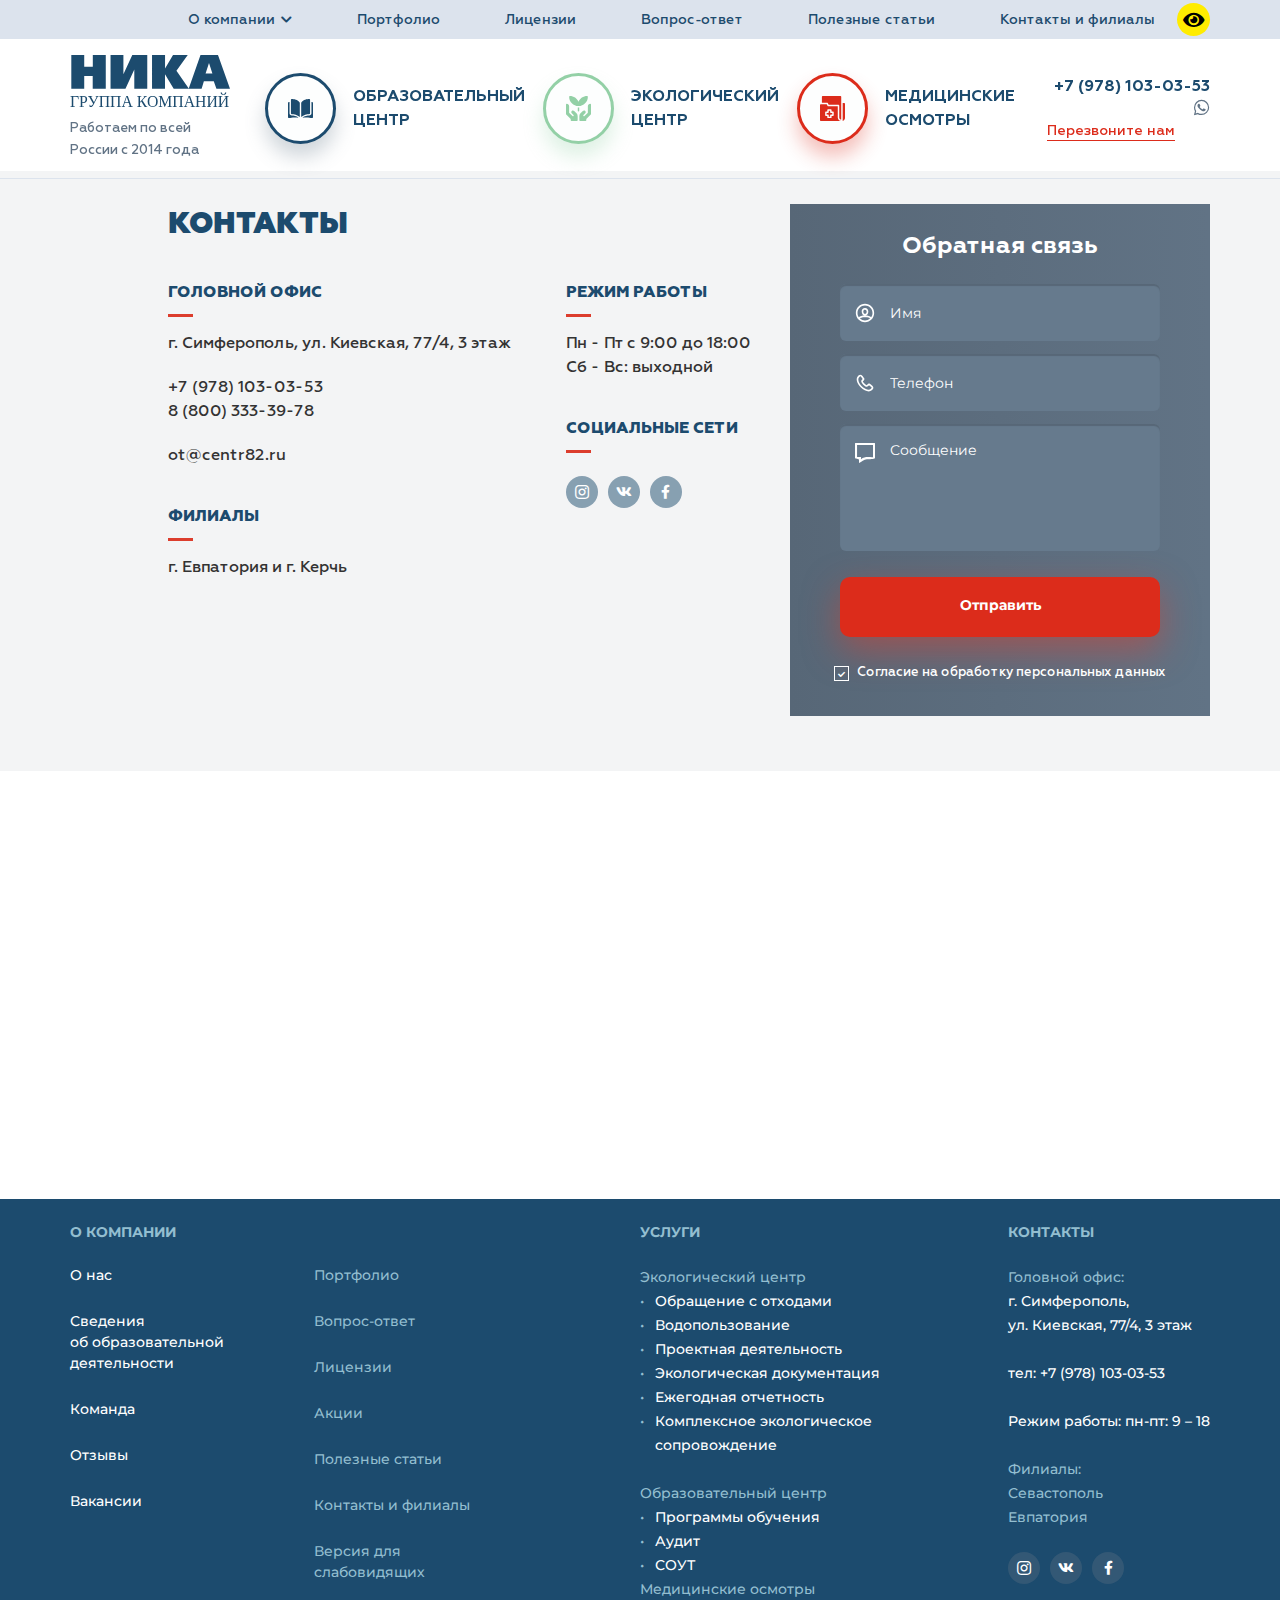
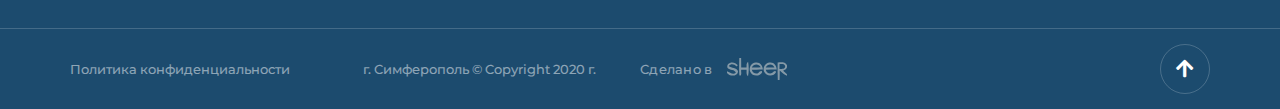
<file: contacts.html>
<!DOCTYPE html>
<!--[if lt IE 7]><html lang="ru" class="lt-ie9 lt-ie8 lt-ie7"><![endif]-->
<!--[if IE 7]><html lang="ru" class="lt-ie9 lt-ie8"><![endif]-->
<!--[if IE 8]><html lang="ru" class="lt-ie9"><![endif]-->
<!--[if gt IE 8]><!-->
<html lang="ru">
<!--<![endif]-->
<head>
	<meta charset="utf-8" />
	<title>Заголовок</title>
	<meta name="description" content="" />
	<meta http-equiv="X-UA-Compatible" content="IE=edge" />
	<meta name="viewport" content="width=device-width, initial-scale=1.0" />
	<link rel="shortcut icon" href="favicon.png" />
	<link rel="stylesheet" href="libs/bootstrap/bootstrap-grid.css" />
	<link rel="stylesheet" href="libs/fontawesome-free-5.12.0-web/css/all.min.css" />
	<link rel="stylesheet" href="libs/animate/animate.min.css" />
	<link rel="stylesheet" href="libs/fancybox/jquery.fancybox.css" />
	<link rel="stylesheet" href="libs/slick-1.5.9/slick/slick.css" />
	<link rel="stylesheet" href="libs/slick-1.5.9/slick/slick-theme.css" />
	<link rel="stylesheet" href="css/fonts.css" />
	<link rel="stylesheet" href="css/main.css?ver=1.35" />
	<link rel="stylesheet" href="css/media.css?ver=1.35" />
</head>
<body>

	<div class="wrapper wrapper_page">

		<header class="header default">
			<div class="header__top">
				<div class="container container_big">
					<div class="header__wrap">
						<ul class="menu">
							<li class="has_child">
								<a href="#">О компании <i class="fas fa-chevron-down"></i></a>
								<ul>
									<li><a href="#">О нас</a></li>
									<li><a href="#">Сведения об образовательной деятельности</a></li>
									<li><a href="#">Команда</a></li>
									<li><a href="#">Отзывы</a></li>
									<li><a href="#">Вакансии</a></li>
								</ul>
							</li>
							<li><a href="#">Портфолио</a></li>
							<li><a href="#">Лицензии</a></li>
							<li><a href="#">Вопрос-ответ</a></li>
							<li><a href="#">Полезные статьи</a></li>
							<li><a href="#">Контакты и филиалы</a></li>
						</ul>
						<a href="#" class="btn-eye"><i class="fas fa-eye"></i></a>
					</div>
					<div class="menu-mob">
						<div class="header__location">
							<p>г. Симферополь, ул. Киевская, 77/4, 3 этаж, офис, 320, 315</p> 
							<p>пн-пт с 9:00 до 18:00</p>
						</div>
						<a href="tel:+79781030353" class="phone-main">+7 (978) 103-03-53</a>
						<a href="#" class="btn-social"><i class="fab fa-whatsapp"></i></a>
						<br>
						<a href="#callback" class="link-block fancybox">Перезвоните нам</a>
					</div>
				</div>
			</div>
			<div class="header__bottom">
				<div class="container container_big">
					<div class="row align-items-center">
						<div class="col-lg-2 col-md-6 col-9">
							<div class="logo-wrap">
								<a href="#" class="logo">
									<img src="img/logo.svg" alt="alt">
								</a>
								<div class="logo-descr">Работаем по всей России с 2014 года</div>
							</div>
						</div>
						<div class="col-lg-8 hidden_tablet">
							<div class="items-billbord">
								<div class="item-billbord item-billbord_1">
									<div class="item-billbord__icon">
										<img src="img/ic_billbord1.svg" alt="alt">
										<img src="img/ic_billbord1_1.svg" alt="alt">
									</div>
									<a href="#" class="item-billbord__name">Образовательный <br>центр</a>
									<div class="menu-dropdown">
										<div class="row">
											<div class="col-lg-4">
												<div class="menu-dropdown__name">Обращение с отходами</div>
												<div class="list-dropdown">
													<ul>
														<li><a href="#"> Паспорта на отходы I-IV  классса опасности отхода</a></li>
														<li><a href="#">Подтверждение V класса опасности отхода </a></li>
														<li><a href="#">Получение лицензии на обращение с отходами </a></li>
														<li><a href="#">Инвентаризация отходов</a></li>
														<li><a href="#">Утилизация и обработка опасных отходов </a></li>
														<li><a href="#">Охрана атмосферного воздуха </a></li>
														<li><a href="#">Разработка паспорта на газоочистное и вентиляционное оборудование </a></li>
														<li><a href="#">Инвентаризация источников выбросов </a></li>
														<li><a href="#">Постановка НВОС </a></li>
													</ul>
												</div>
												<div class="menu-dropdown__name">Водопользование</div>
												<div class="list-dropdown">
													<ul>
														<li><a href="#">Получение лицензии на недропользование (скважины) </a></li>
														<li><a href="#">Получение решений и заключения договоров на пользование акваторией водных объектов </a></li>
														<li><a href="#">Декларация сточных вод </a></li>
													</ul>
												</div>
											</div>
											<div class="col-lg-4 col_pr">
												<div class="menu-dropdown__name">Проектная деятельность</div>
												<div class="list-dropdown">
													<ul>
														<li><a href="#">Проект зоны санитарной охраны ЗСО (под ключ/частично) </a></li>
														<li><a href="#">Проект санитарной защитной зоны СЗЗ (под ключ/или частично) </a></li>
														<li><a href="#">Проект НМУ </a></li>
														<li><a href="#">Проект предельно допустимых выбросов ПДВ (под ключ/частично)</a></li>
														<li><a href="#">Проект нормативов образования отходов и лимитов на их размещение ПНЛООР </a></li>
													</ul>
												</div>
												<div class="menu-dropdown__name">Экологическая документация </div>
												<div class="list-dropdown">
													<ul>
														<li><a href="#">Журналы учета образования отхода (поквартально) </a></li>
														<li><a href="#">Инструкции по обращению с отходами </a></li>
														<li><a href="#">Декларация о количестве выпущенных товаров подлежащих утилизации после утраты потребительских свойств</a></li>
														<li><a href="#">Расчёт платы экологического сбора </a></li>
														<li><a href="#">Прграмма ПЭК</a></li>
													</ul>
												</div>
											</div>
											<div class="col-lg-4 pl_40">
												<div class="menu-dropdown__name">Ежегодная отчетность</div>
												<div class="list-dropdown">
													<ul>
														<li><a href="#">2тп отходы </a></li>
														<li><a href="#">2тп воздух </a></li>
														<li><a href="#">2тп водхоз </a></li>
														<li><a href="#">Подача сведений в региональный кадастр отхода</a></li>
														<li><a href="#">Декларация НВОС</a></li>
														<li><a href="#">Отчёт об организации и о результатах осуществления ПЭК</a></li>
														<li><a href="#">Отчёт по формам 3.1  3.2  3.3</a></li>
														<li><a href="#">Отчёт по формам 6.1 6.2 6.3</a></li>
														<li><a href="#">Форма 4ос</a></li>
													</ul>
												</div>
												<div class="menu-dropdown__name">Комплексное экологическое сопровождение</div>
												<div class="list-dropdown">
													<ul>
														<li><a href="#">Бесплатный аудит </a></li>
														<li><a href="#">Инженерные экологические изыскания</a></li>
													</ul>
												</div>
											</div>
										</div>
									</div>
								</div>
								<div class="item-billbord item-billbord_2">
									<div class="item-billbord__icon">
										<img src="img/ic_billbord2.svg" alt="alt">
										<img src="img/ic_billbord2_1.svg" alt="alt">
									</div>
									<a href="#" class="item-billbord__name">Экологический <br>центр</a>
									<div class="menu-dropdown">
										<div class="row">
											<div class="col-lg-4">
												<div class="menu-dropdown__name">Обращение с отходами</div>
												<div class="list-dropdown">
													<ul>
														<li><a href="#"> Паспорта на отходы I-IV  классса опасности отхода</a></li>
														<li><a href="#">Подтверждение V класса опасности отхода </a></li>
														<li><a href="#">Получение лицензии на обращение с отходами </a></li>
														<li><a href="#">Инвентаризация отходов</a></li>
														<li><a href="#">Утилизация и обработка опасных отходов </a></li>
														<li><a href="#">Охрана атмосферного воздуха </a></li>
														<li><a href="#">Разработка паспорта на газоочистное и вентиляционное оборудование </a></li>
														<li><a href="#">Инвентаризация источников выбросов </a></li>
														<li><a href="#">Постановка НВОС </a></li>
													</ul>
												</div>
												<div class="menu-dropdown__name">Водопользование</div>
												<div class="list-dropdown">
													<ul>
														<li><a href="#">Получение лицензии на недропользование (скважины) </a></li>
														<li><a href="#">Получение решений и заключения договоров на пользование акваторией водных объектов </a></li>
														<li><a href="#">Декларация сточных вод </a></li>
													</ul>
												</div>
											</div>
											<div class="col-lg-4 col_pr">
												<div class="menu-dropdown__name">Проектная деятельность</div>
												<div class="list-dropdown">
													<ul>
														<li><a href="#">Проект зоны санитарной охраны ЗСО (под ключ/частично) </a></li>
														<li><a href="#">Проект санитарной защитной зоны СЗЗ (под ключ/или частично) </a></li>
														<li><a href="#">Проект НМУ </a></li>
														<li><a href="#">Проект предельно допустимых выбросов ПДВ (под ключ/частично)</a></li>
														<li><a href="#">Проект нормативов образования отходов и лимитов на их размещение ПНЛООР </a></li>
													</ul>
												</div>
												<div class="menu-dropdown__name">Экологическая документация </div>
												<div class="list-dropdown">
													<ul>
														<li><a href="#">Журналы учета образования отхода (поквартально) </a></li>
														<li><a href="#">Инструкции по обращению с отходами </a></li>
														<li><a href="#">Декларация о количестве выпущенных товаров подлежащих утилизации после утраты потребительских свойств</a></li>
														<li><a href="#">Расчёт платы экологического сбора </a></li>
														<li><a href="#">Прграмма ПЭК</a></li>
													</ul>
												</div>
											</div>
											<div class="col-lg-4 pl_40">
												<div class="menu-dropdown__name">Ежегодная отчетность</div>
												<div class="list-dropdown">
													<ul>
														<li><a href="#">2тп отходы </a></li>
														<li><a href="#">2тп воздух </a></li>
														<li><a href="#">2тп водхоз </a></li>
														<li><a href="#">Подача сведений в региональный кадастр отхода</a></li>
														<li><a href="#">Декларация НВОС</a></li>
														<li><a href="#">Отчёт об организации и о результатах осуществления ПЭК</a></li>
														<li><a href="#">Отчёт по формам 3.1  3.2  3.3</a></li>
														<li><a href="#">Отчёт по формам 6.1 6.2 6.3</a></li>
														<li><a href="#">Форма 4ос</a></li>
													</ul>
												</div>
												<div class="menu-dropdown__name">Комплексное экологическое сопровождение</div>
												<div class="list-dropdown">
													<ul>
														<li><a href="#">Бесплатный аудит </a></li>
														<li><a href="#">Инженерные экологические изыскания</a></li>
													</ul>
												</div>
											</div>
										</div>
									</div>
								</div>
								<div class="item-billbord item-billbord_3">
									<div class="item-billbord__icon">
										<img src="img/ic_billbord3.svg" alt="alt">
										<img src="img/ic_billbord3_1.svg" alt="alt">
									</div>
									<a href="#" class="item-billbord__name">Медицинские <br>осмотры</a>
									<div class="menu-dropdown">
										<div class="row">
											<div class="col-lg-4">
												<div class="menu-dropdown__name">Обращение с отходами</div>
												<div class="list-dropdown">
													<ul>
														<li><a href="#"> Паспорта на отходы I-IV  классса опасности отхода</a></li>
														<li><a href="#">Подтверждение V класса опасности отхода </a></li>
														<li><a href="#">Получение лицензии на обращение с отходами </a></li>
														<li><a href="#">Инвентаризация отходов</a></li>
														<li><a href="#">Утилизация и обработка опасных отходов </a></li>
														<li><a href="#">Охрана атмосферного воздуха </a></li>
														<li><a href="#">Разработка паспорта на газоочистное и вентиляционное оборудование </a></li>
														<li><a href="#">Инвентаризация источников выбросов </a></li>
														<li><a href="#">Постановка НВОС </a></li>
													</ul>
												</div>
												<div class="menu-dropdown__name">Водопользование</div>
												<div class="list-dropdown">
													<ul>
														<li><a href="#">Получение лицензии на недропользование (скважины) </a></li>
														<li><a href="#">Получение решений и заключения договоров на пользование акваторией водных объектов </a></li>
														<li><a href="#">Декларация сточных вод </a></li>
													</ul>
												</div>
											</div>
											<div class="col-lg-4 col_pr">
												<div class="menu-dropdown__name">Проектная деятельность</div>
												<div class="list-dropdown">
													<ul>
														<li><a href="#">Проект зоны санитарной охраны ЗСО (под ключ/частично) </a></li>
														<li><a href="#">Проект санитарной защитной зоны СЗЗ (под ключ/или частично) </a></li>
														<li><a href="#">Проект НМУ </a></li>
														<li><a href="#">Проект предельно допустимых выбросов ПДВ (под ключ/частично)</a></li>
														<li><a href="#">Проект нормативов образования отходов и лимитов на их размещение ПНЛООР </a></li>
													</ul>
												</div>
												<div class="menu-dropdown__name">Экологическая документация </div>
												<div class="list-dropdown">
													<ul>
														<li><a href="#">Журналы учета образования отхода (поквартально) </a></li>
														<li><a href="#">Инструкции по обращению с отходами </a></li>
														<li><a href="#">Декларация о количестве выпущенных товаров подлежащих утилизации после утраты потребительских свойств</a></li>
														<li><a href="#">Расчёт платы экологического сбора </a></li>
														<li><a href="#">Прграмма ПЭК</a></li>
													</ul>
												</div>
											</div>
											<div class="col-lg-4 pl_40">
												<div class="menu-dropdown__name">Ежегодная отчетность</div>
												<div class="list-dropdown">
													<ul>
														<li><a href="#">2тп отходы </a></li>
														<li><a href="#">2тп воздух </a></li>
														<li><a href="#">2тп водхоз </a></li>
														<li><a href="#">Подача сведений в региональный кадастр отхода</a></li>
														<li><a href="#">Декларация НВОС</a></li>
														<li><a href="#">Отчёт об организации и о результатах осуществления ПЭК</a></li>
														<li><a href="#">Отчёт по формам 3.1  3.2  3.3</a></li>
														<li><a href="#">Отчёт по формам 6.1 6.2 6.3</a></li>
														<li><a href="#">Форма 4ос</a></li>
													</ul>
												</div>
												<div class="menu-dropdown__name">Комплексное экологическое сопровождение</div>
												<div class="list-dropdown">
													<ul>
														<li><a href="#">Бесплатный аудит </a></li>
														<li><a href="#">Инженерные экологические изыскания</a></li>
													</ul>
												</div>
											</div>
										</div>
									</div>
								</div>
							</div>
						</div>
						<div class="col-lg-2 col-md-6 col-3 right_head">
							<div class="header__right">
								<a href="tel:+79781030353" class="phone-main"><i class="fas fa-phone-alt"></i>+7 (978) 103-03-53</a>
								<a href="#" class="btn-social"><i class="fab fa-whatsapp"></i></a>
								<br>
								<a href="#callback" class="link-block fancybox">Перезвоните нам</a>
							</div>
							<span class="btn_nav">
								<span class='sandwich'>
									<span class='sw-topper'></span>
									<span class='sw-bottom'></span>
									<span class='sw-footer'></span>
								</span>
							</span>
						</div>
					</div>
				</div>
			</div>
		</header>

		<div class="contacts">
			<div class="container container_big">
				<div class="row">
					<div class="col-xl-7 offset-xl-1 col-lg-8">
						<div class="title-section">контакты</div>
						<div class="row">
							<div class="col-sm-7 col-6">
								<div class="contacts__title">Головной офис</div>
								<p>г. Симферополь, ул. Киевская, 77/4, 3 этаж</p>
								<br>
								<p><a href="tel:+79781030353">+7 (978) 103-03-53</a></p>
								<p><a href="tel:88003333978">8 (800) 333-39-78</a></p>
								<br>
								<p><a href="mailto:ot@centr82.ru">ot@centr82.ru</a></p>
								<div class="contacts__title">филиалы</div>
								<p>г. Евпатория и г. Керчь</p>
							</div>
							<div class="col-sm-5 col-6">
								<div class="contacts__title">режим работы</div>
								<p>Пн - Пт с 9:00 до 18:00</p>
								<p>Сб - Вс: выходной</p>
								<div class="contacts__title">социальные сети</div>
								<ul class="social-list">
									<li><a href="#"><i class="fab fa-instagram"></i></a></li>
									<li><a href="#"><i class="fab fa-vk"></i></a></li>
									<li><a href="#"><i class="fab fa-facebook-f"></i></a></li>
								</ul>
							</div>
						</div>
					</div>
					<div class="col-lg-4">
						<div class="block-form">
							<div class="block-form__title">Обратная связь</div>
							<form>
								<div class="item-form">
									<div class="item-form__icon">
										<img src="img/ic_user.svg" alt="alt">
									</div>
									<input type="text" placeholder="Имя" required="required">
								</div>
								<div class="item-form">
									<div class="item-form__icon">
										<img src="img/ic_phone.svg" alt="alt">
									</div>
									<input type="text" placeholder="Телефон" class="input-phone" required="required">
								</div>
								<div class="item-form">
									<div class="item-form__icon">
										<img src="img/message.svg" alt="alt">
									</div>
									<textarea placeholder="Сообщение"></textarea>
								</div>
								<button class="btn-main" type="submit">Отправить</button>
								<div class="checkbox-wrap">
									<div class="checkbox">
										<label>
											<input type="checkbox" required="required" checked="checked" />
											<span>Согласие на обработку персональных данных</span>
										</label>
									</div>
								</div>
							</form>
						</div>
					</div>
				</div>
			</div>
		</div>

		<div id="map"></div>

		<footer class="footer">
			<div class="container">
				<div class="row">
					<div class="col-lg-6">
						<div class="title-footer">О компании <i class="far fa-plus"></i></div>
						<div class="content-footer">
							<div class="row">
								<div class="col-md-5">
									<ul class="nav-footer">
										<li><a href="#">О нас</a></li>
										<li><a href="#">Сведения <br>об образовательной деятельности</a></li>
										<li><a href="#">Команда</a></li>
										<li><a href="#">Отзывы</a></li>
										<li><a href="#">Вакансии</a></li>
									</ul>
								</div>
								<div class="col-md-7">
									<ul class="nav-footer nav-footer_page">
										<li><a href="#">Портфолио</a></li>
										<li><a href="#">Вопрос-ответ</a></li>
										<li><a href="#">Лицензии</a></li>
										<li><a href="#">Акции</a></li>
										<li><a href="#">Полезные статьи</a></li>
										<li><a href="#">Контакты и филиалы</a></li>
										<li><a href="#">Версия для слабовидящих</a></li>
									</ul>
								</div>
							</div>
						</div>
					</div>
					<div class="col-lg-3 col-md-6 footer__services">
						<div class="title-footer">услуги <i class="far fa-plus"></i></div>
						<div class="content-footer">
							<a href="#" class="descr-footer">Экологический центр</a>
							<ul class="list-footer">
								<li>Обращение с отходами</li>
								<li>Водопользование</li>
								<li>Проектная деятельность</li>
								<li>Экологическая документация</li>
								<li>Ежегодная отчетность</li>
								<li>Комплексное экологическое сопровождение</li>
							</ul>
							<br>
							<a href="#" class="descr-footer">Образовательный центр</a>
							<ul class="list-footer">
								<li>Программы обучения</li>
								<li>Аудит</li>
								<li>СОУТ</li>
							</ul>
							<a href="#" class="descr-footer">Медицинские осмотры</a>
						</div>
					</div>
					<div class="col-lg-3 col-md-6 footer__right">
						<div class="footer-content-right">
							<div class="title-footer">контакты <i class="far fa-plus"></i></div>
							<div class="content-footer">
								<div class="descr-footer">Головной офис:</div>
								<p>г. Симферополь, </p>
								<p>ул. Киевская, 77/4, 3 этаж</p>
								<br>
								<p>тел: <a href="+79781030353">+7 (978) 103-03-53</a></p>
								<br>
								<p>Режим работы: пн-пт: 9 – 18</p>
								<br>
								<div class="descr-footer">Филиалы:</div>
								<a href="#" class="descr-footer">Севастополь</a>
								<br>
								<a href="#" class="descr-footer">Евпатория</a>
								<ul class="social-list">
									<li><a href="#"><i class="fab fa-instagram"></i></a></li>
									<li><a href="#"><i class="fab fa-vk"></i></a></li>
									<li><a href="#"><i class="fab fa-facebook-f"></i></a></li>
								</ul>
							</div>
						</div>
					</div>
				</div>
			</div>
			<div class="footer__bottom">
				<div class="container">
					<div class="row align-items-center">
						<div class="col-lg-3 col-sm-6 col_pr">
							<a href="#" class="footer__link">Политика конфиденциальности</a>
						</div>
						<div class="col-lg-3 col-sm-6 col_copyright">
							<p>г. Симферополь © Copyright  2020 г.</p>
						</div>
						<div class="col-lg-3 col-sm-6 col_pl">
							<div class="create">Сделано в <img src="img/copy.svg" alt="alt"></div>
						</div>
						<div class="col-lg-3 col-sm-6 align_right">
							<a href="#" class="btn_top default"><i class="fa fa-arrow-up"></i></a>
						</div>
					</div>
				</div>
			</div>
		</footer>
		
	</div>

	<div id="callback" class="modal-block">
		<div class="modal-wrap">
			<div class="title-modal">Обратный звонок</div>
			<form>
				<div class="item-form">
					<div class="item-form__icon">
						<img src="img/ic_user.svg" alt="alt">
					</div>
					<input type="text" placeholder="Имя" required="required">
				</div>
				<div class="item-form">
					<div class="item-form__icon">
						<img src="img/ic_phone.svg" alt="alt">
					</div>
					<input type="text" placeholder="Телефон" class="input-phone" required="required">
				</div>
				<button class="btn-main" type="submit">Заказать звонок</button>
				<div class="checkbox-wrap">
					<div class="checkbox">
						<label>
							<input type="checkbox" required="required" checked="checked" />
							<span>Согласие на обработку персональных данных</span>
						</label>
					</div>
				</div>
			</form>
		</div>
	</div>

	<!--[if lt IE 9]>
	<script src="libs/html5shiv/es5-shim.min.js"></script>
	<script src="libs/html5shiv/html5shiv.min.js"></script>
	<script src="libs/html5shiv/html5shiv-printshiv.min.js"></script>
	<script src="libs/respond/respond.min.js"></script>
<![endif]-->
<script src="libs/jquery/jquery-1.11.1.min.js"></script>
<script src="libs/jquery-mousewheel/jquery.mousewheel.min.js"></script>
<script src="libs/mask/jquery.maskedinput.js"></script>	
<script src="libs/fancybox/jquery.fancybox.pack.js"></script>
<script src="libs/slick-1.5.9/slick/slick.min.js"></script>
<script src="libs/animate/wow.min.js"></script>
<script src="libs/animate/animate-css.js"></script>
<script src="libs/scroll2id/PageScroll2id.min.js"></script>
<script src="libs/jQueryFormStyler-master/jquery.formstyler.min.js"></script>
<script src="js/common.js?ver=1.35"></script>
<script src="https://api-maps.yandex.ru/2.1/?lang=ru_RU"></script>
<script>
	$(document).ready(function() {
		ymaps.ready(init);

		function init() {
			var myMap = new ymaps.Map('map', {
				center: [44.947453, 34.100632],
				zoom: 15
			}, {
				searchControlProvider: 'yandex#search'
			}),


			myPlacemark = new ymaps.Placemark(myMap.getCenter(), {
				balloonContent: '<p class="text-map"><img src="img/logo.svg" alt="alt"> ул. Киевская, 77/4, 3 этаж</p>'
			}, {
            // Опции.
            // Необходимо указать данный тип макета.
            iconLayout: 'default#image',
            // Своё изображение иконки метки.
            iconImageHref: 'img/pin_map.svg',
            hideIconOnBalloonOpen: false,
            iconImageSize: [38, 51],
            balloonOffset: [ 7, -38]
        });
			myMap.controls.remove('searchControl');
			myMap.behaviors.disable('scrollZoom');

			myMap.geoObjects.add(myPlacemark);


			myPlacemark.balloon.open();
		}
	});
</script>
<!-- Yandex.Metrika counter --><!-- /Yandex.Metrika counter -->
<!-- Google Analytics counter --><!-- /Google Analytics counter -->
</body>
</html>
</file>
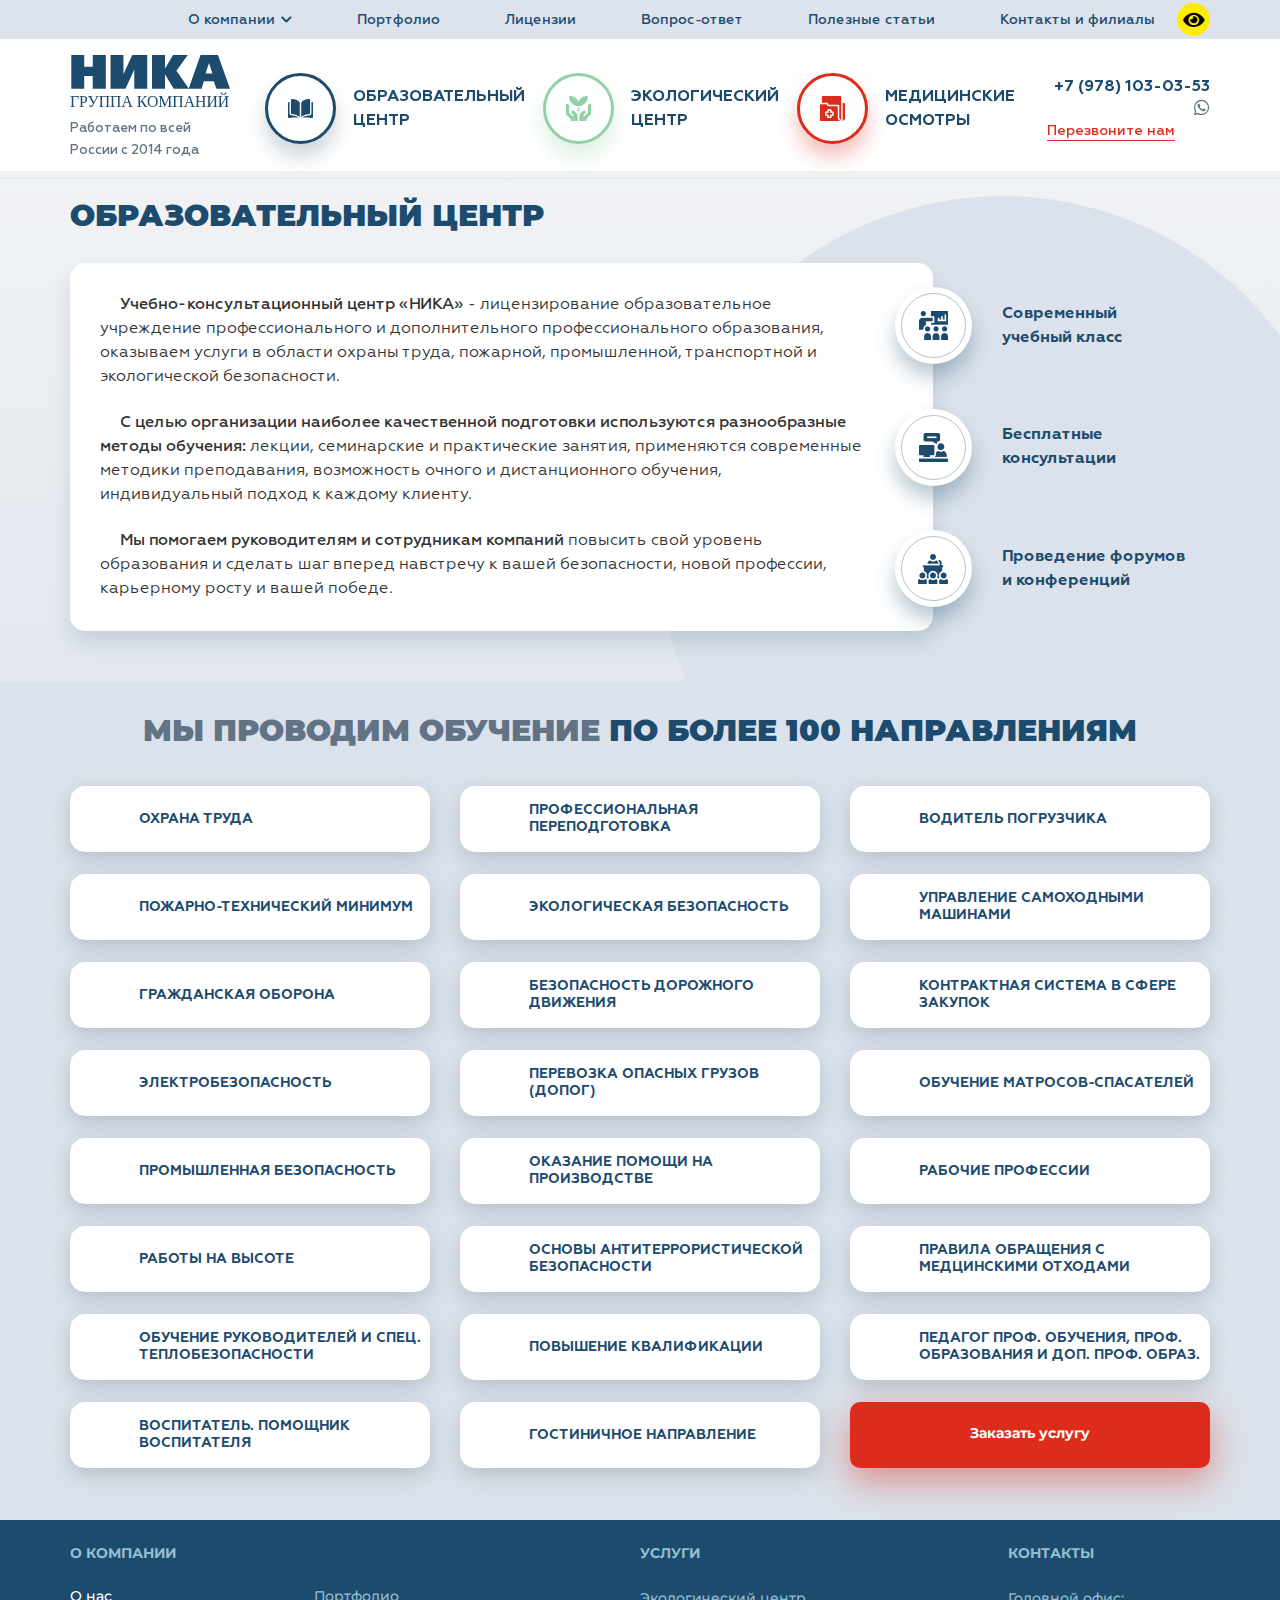
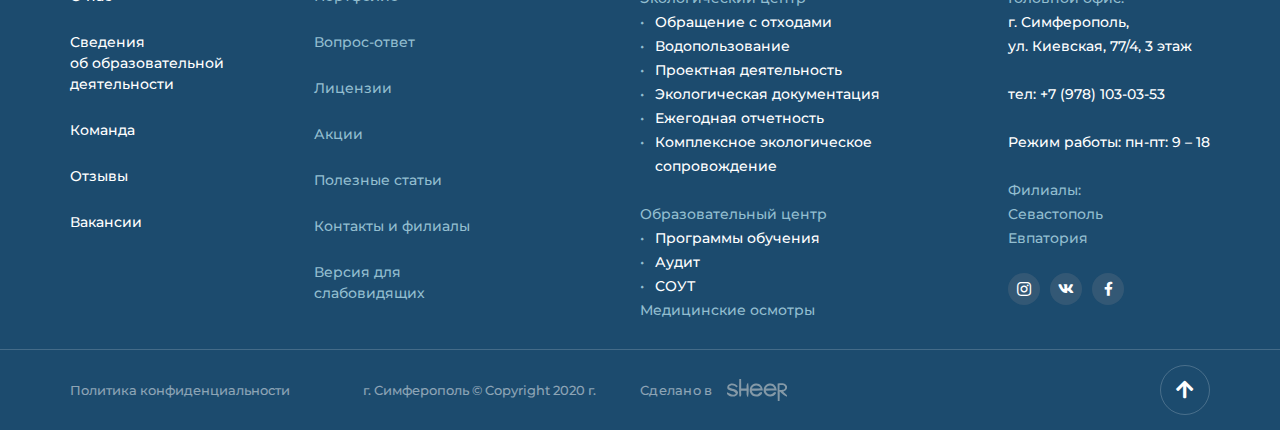
<file: education-сentre.html>
<!DOCTYPE html>
<!--[if lt IE 7]><html lang="ru" class="lt-ie9 lt-ie8 lt-ie7"><![endif]-->
<!--[if IE 7]><html lang="ru" class="lt-ie9 lt-ie8"><![endif]-->
<!--[if IE 8]><html lang="ru" class="lt-ie9"><![endif]-->
<!--[if gt IE 8]><!-->
<html lang="ru">
<!--<![endif]-->
<head>
	<meta charset="utf-8" />
	<title>Заголовок</title>
	<meta name="description" content="" />
	<meta http-equiv="X-UA-Compatible" content="IE=edge" />
	<meta name="viewport" content="width=device-width, initial-scale=1.0" />
	<link rel="shortcut icon" href="favicon.png" />
	<link rel="stylesheet" href="libs/bootstrap/bootstrap-grid.css" />
	<link rel="stylesheet" href="libs/fontawesome-free-5.12.0-web/css/all.min.css" />
	<link rel="stylesheet" href="libs/animate/animate.min.css" />
	<link rel="stylesheet" href="libs/fancybox/jquery.fancybox.css" />
	<link rel="stylesheet" href="libs/slick-1.5.9/slick/slick.css" />
	<link rel="stylesheet" href="libs/slick-1.5.9/slick/slick-theme.css" />
	<link rel="stylesheet" href="css/fonts.css" />
	<link rel="stylesheet" href="css/main.css?ver=1.28" />
	<link rel="stylesheet" href="css/media.css?ver=1.28" />
</head>
<body>

	<div class="wrapper wrapper_page">

		<header class="header default">
			<div class="header__top">
				<div class="container container_big">
					<div class="header__wrap">
						<ul class="menu">
							<li class="has_child">
								<a href="#">О компании <i class="fas fa-chevron-down"></i></a>
								<ul>
									<li><a href="#">О нас</a></li>
									<li><a href="#">Сведения об образовательной деятельности</a></li>
									<li><a href="#">Команда</a></li>
									<li><a href="#">Отзывы</a></li>
									<li><a href="#">Вакансии</a></li>
								</ul>
							</li>
							<li><a href="#">Портфолио</a></li>
							<li><a href="#">Лицензии</a></li>
							<li><a href="#">Вопрос-ответ</a></li>
							<li><a href="#">Полезные статьи</a></li>
							<li><a href="#">Контакты и филиалы</a></li>
						</ul>
						<a href="#" class="btn-eye"><i class="fas fa-eye"></i></a>
					</div>
					<div class="menu-mob">
						<div class="header__location">
							<p>г. Симферополь, ул. Киевская, 77/4, 3 этаж, офис, 320, 315</p> 
							<p>пн-пт с 9:00 до 18:00</p>
						</div>
						<a href="tel:+79781030353" class="phone-main">+7 (978) 103-03-53</a>
						<a href="#" class="btn-social"><i class="fab fa-whatsapp"></i></a>
						<br>
						<a href="#callback" class="link-block fancybox">Перезвоните нам</a>
					</div>
				</div>
			</div>
			<div class="header__bottom">
				<div class="container container_big">
					<div class="row align-items-center">
						<div class="col-lg-2 col-md-6 col-9">
							<div class="logo-wrap">
								<a href="#" class="logo">
									<img src="img/logo.svg" alt="alt">
								</a>
								<div class="logo-descr">Работаем по всей России с 2014 года</div>
							</div>
						</div>
						<div class="col-lg-8 hidden_tablet">
							<div class="items-billbord">
								<div class="item-billbord item-billbord_1">
									<div class="item-billbord__icon">
										<img src="img/ic_billbord1.svg" alt="alt">
										<img src="img/ic_billbord1_1.svg" alt="alt">
									</div>
									<a href="#" class="item-billbord__name">Образовательный <br>центр</a>
									<div class="menu-dropdown">
										<div class="row">
											<div class="col-lg-4">
												<div class="menu-dropdown__name">Обращение с отходами</div>
												<div class="list-dropdown">
													<ul>
														<li><a href="#"> Паспорта на отходы I-IV  классса опасности отхода</a></li>
														<li><a href="#">Подтверждение V класса опасности отхода </a></li>
														<li><a href="#">Получение лицензии на обращение с отходами </a></li>
														<li><a href="#">Инвентаризация отходов</a></li>
														<li><a href="#">Утилизация и обработка опасных отходов </a></li>
														<li><a href="#">Охрана атмосферного воздуха </a></li>
														<li><a href="#">Разработка паспорта на газоочистное и вентиляционное оборудование </a></li>
														<li><a href="#">Инвентаризация источников выбросов </a></li>
														<li><a href="#">Постановка НВОС </a></li>
													</ul>
												</div>
												<div class="menu-dropdown__name">Водопользование</div>
												<div class="list-dropdown">
													<ul>
														<li><a href="#">Получение лицензии на недропользование (скважины) </a></li>
														<li><a href="#">Получение решений и заключения договоров на пользование акваторией водных объектов </a></li>
														<li><a href="#">Декларация сточных вод </a></li>
													</ul>
												</div>
											</div>
											<div class="col-lg-4 col_pr">
												<div class="menu-dropdown__name">Проектная деятельность</div>
												<div class="list-dropdown">
													<ul>
														<li><a href="#">Проект зоны санитарной охраны ЗСО (под ключ/частично) </a></li>
														<li><a href="#">Проект санитарной защитной зоны СЗЗ (под ключ/или частично) </a></li>
														<li><a href="#">Проект НМУ </a></li>
														<li><a href="#">Проект предельно допустимых выбросов ПДВ (под ключ/частично)</a></li>
														<li><a href="#">Проект нормативов образования отходов и лимитов на их размещение ПНЛООР </a></li>
													</ul>
												</div>
												<div class="menu-dropdown__name">Экологическая документация </div>
												<div class="list-dropdown">
													<ul>
														<li><a href="#">Журналы учета образования отхода (поквартально) </a></li>
														<li><a href="#">Инструкции по обращению с отходами </a></li>
														<li><a href="#">Декларация о количестве выпущенных товаров подлежащих утилизации после утраты потребительских свойств</a></li>
														<li><a href="#">Расчёт платы экологического сбора </a></li>
														<li><a href="#">Прграмма ПЭК</a></li>
													</ul>
												</div>
											</div>
											<div class="col-lg-4 pl_40">
												<div class="menu-dropdown__name">Ежегодная отчетность</div>
												<div class="list-dropdown">
													<ul>
														<li><a href="#">2тп отходы </a></li>
														<li><a href="#">2тп воздух </a></li>
														<li><a href="#">2тп водхоз </a></li>
														<li><a href="#">Подача сведений в региональный кадастр отхода</a></li>
														<li><a href="#">Декларация НВОС</a></li>
														<li><a href="#">Отчёт об организации и о результатах осуществления ПЭК</a></li>
														<li><a href="#">Отчёт по формам 3.1  3.2  3.3</a></li>
														<li><a href="#">Отчёт по формам 6.1 6.2 6.3</a></li>
														<li><a href="#">Форма 4ос</a></li>
													</ul>
												</div>
												<div class="menu-dropdown__name">Комплексное экологическое сопровождение</div>
												<div class="list-dropdown">
													<ul>
														<li><a href="#">Бесплатный аудит </a></li>
														<li><a href="#">Инженерные экологические изыскания</a></li>
													</ul>
												</div>
											</div>
										</div>
									</div>
								</div>
								<div class="item-billbord item-billbord_2">
									<div class="item-billbord__icon">
										<img src="img/ic_billbord2.svg" alt="alt">
										<img src="img/ic_billbord2_1.svg" alt="alt">
									</div>
									<a href="#" class="item-billbord__name">Экологический <br>центр</a>
									<div class="menu-dropdown">
										<div class="row">
											<div class="col-lg-4">
												<div class="menu-dropdown__name">Обращение с отходами</div>
												<div class="list-dropdown">
													<ul>
														<li><a href="#"> Паспорта на отходы I-IV  классса опасности отхода</a></li>
														<li><a href="#">Подтверждение V класса опасности отхода </a></li>
														<li><a href="#">Получение лицензии на обращение с отходами </a></li>
														<li><a href="#">Инвентаризация отходов</a></li>
														<li><a href="#">Утилизация и обработка опасных отходов </a></li>
														<li><a href="#">Охрана атмосферного воздуха </a></li>
														<li><a href="#">Разработка паспорта на газоочистное и вентиляционное оборудование </a></li>
														<li><a href="#">Инвентаризация источников выбросов </a></li>
														<li><a href="#">Постановка НВОС </a></li>
													</ul>
												</div>
												<div class="menu-dropdown__name">Водопользование</div>
												<div class="list-dropdown">
													<ul>
														<li><a href="#">Получение лицензии на недропользование (скважины) </a></li>
														<li><a href="#">Получение решений и заключения договоров на пользование акваторией водных объектов </a></li>
														<li><a href="#">Декларация сточных вод </a></li>
													</ul>
												</div>
											</div>
											<div class="col-lg-4 col_pr">
												<div class="menu-dropdown__name">Проектная деятельность</div>
												<div class="list-dropdown">
													<ul>
														<li><a href="#">Проект зоны санитарной охраны ЗСО (под ключ/частично) </a></li>
														<li><a href="#">Проект санитарной защитной зоны СЗЗ (под ключ/или частично) </a></li>
														<li><a href="#">Проект НМУ </a></li>
														<li><a href="#">Проект предельно допустимых выбросов ПДВ (под ключ/частично)</a></li>
														<li><a href="#">Проект нормативов образования отходов и лимитов на их размещение ПНЛООР </a></li>
													</ul>
												</div>
												<div class="menu-dropdown__name">Экологическая документация </div>
												<div class="list-dropdown">
													<ul>
														<li><a href="#">Журналы учета образования отхода (поквартально) </a></li>
														<li><a href="#">Инструкции по обращению с отходами </a></li>
														<li><a href="#">Декларация о количестве выпущенных товаров подлежащих утилизации после утраты потребительских свойств</a></li>
														<li><a href="#">Расчёт платы экологического сбора </a></li>
														<li><a href="#">Прграмма ПЭК</a></li>
													</ul>
												</div>
											</div>
											<div class="col-lg-4 pl_40">
												<div class="menu-dropdown__name">Ежегодная отчетность</div>
												<div class="list-dropdown">
													<ul>
														<li><a href="#">2тп отходы </a></li>
														<li><a href="#">2тп воздух </a></li>
														<li><a href="#">2тп водхоз </a></li>
														<li><a href="#">Подача сведений в региональный кадастр отхода</a></li>
														<li><a href="#">Декларация НВОС</a></li>
														<li><a href="#">Отчёт об организации и о результатах осуществления ПЭК</a></li>
														<li><a href="#">Отчёт по формам 3.1  3.2  3.3</a></li>
														<li><a href="#">Отчёт по формам 6.1 6.2 6.3</a></li>
														<li><a href="#">Форма 4ос</a></li>
													</ul>
												</div>
												<div class="menu-dropdown__name">Комплексное экологическое сопровождение</div>
												<div class="list-dropdown">
													<ul>
														<li><a href="#">Бесплатный аудит </a></li>
														<li><a href="#">Инженерные экологические изыскания</a></li>
													</ul>
												</div>
											</div>
										</div>
									</div>
								</div>
								<div class="item-billbord item-billbord_3">
									<div class="item-billbord__icon">
										<img src="img/ic_billbord3.svg" alt="alt">
										<img src="img/ic_billbord3_1.svg" alt="alt">
									</div>
									<a href="#" class="item-billbord__name">Медицинские <br>осмотры</a>
									<div class="menu-dropdown">
										<div class="row">
											<div class="col-lg-4">
												<div class="menu-dropdown__name">Обращение с отходами</div>
												<div class="list-dropdown">
													<ul>
														<li><a href="#"> Паспорта на отходы I-IV  классса опасности отхода</a></li>
														<li><a href="#">Подтверждение V класса опасности отхода </a></li>
														<li><a href="#">Получение лицензии на обращение с отходами </a></li>
														<li><a href="#">Инвентаризация отходов</a></li>
														<li><a href="#">Утилизация и обработка опасных отходов </a></li>
														<li><a href="#">Охрана атмосферного воздуха </a></li>
														<li><a href="#">Разработка паспорта на газоочистное и вентиляционное оборудование </a></li>
														<li><a href="#">Инвентаризация источников выбросов </a></li>
														<li><a href="#">Постановка НВОС </a></li>
													</ul>
												</div>
												<div class="menu-dropdown__name">Водопользование</div>
												<div class="list-dropdown">
													<ul>
														<li><a href="#">Получение лицензии на недропользование (скважины) </a></li>
														<li><a href="#">Получение решений и заключения договоров на пользование акваторией водных объектов </a></li>
														<li><a href="#">Декларация сточных вод </a></li>
													</ul>
												</div>
											</div>
											<div class="col-lg-4 col_pr">
												<div class="menu-dropdown__name">Проектная деятельность</div>
												<div class="list-dropdown">
													<ul>
														<li><a href="#">Проект зоны санитарной охраны ЗСО (под ключ/частично) </a></li>
														<li><a href="#">Проект санитарной защитной зоны СЗЗ (под ключ/или частично) </a></li>
														<li><a href="#">Проект НМУ </a></li>
														<li><a href="#">Проект предельно допустимых выбросов ПДВ (под ключ/частично)</a></li>
														<li><a href="#">Проект нормативов образования отходов и лимитов на их размещение ПНЛООР </a></li>
													</ul>
												</div>
												<div class="menu-dropdown__name">Экологическая документация </div>
												<div class="list-dropdown">
													<ul>
														<li><a href="#">Журналы учета образования отхода (поквартально) </a></li>
														<li><a href="#">Инструкции по обращению с отходами </a></li>
														<li><a href="#">Декларация о количестве выпущенных товаров подлежащих утилизации после утраты потребительских свойств</a></li>
														<li><a href="#">Расчёт платы экологического сбора </a></li>
														<li><a href="#">Прграмма ПЭК</a></li>
													</ul>
												</div>
											</div>
											<div class="col-lg-4 pl_40">
												<div class="menu-dropdown__name">Ежегодная отчетность</div>
												<div class="list-dropdown">
													<ul>
														<li><a href="#">2тп отходы </a></li>
														<li><a href="#">2тп воздух </a></li>
														<li><a href="#">2тп водхоз </a></li>
														<li><a href="#">Подача сведений в региональный кадастр отхода</a></li>
														<li><a href="#">Декларация НВОС</a></li>
														<li><a href="#">Отчёт об организации и о результатах осуществления ПЭК</a></li>
														<li><a href="#">Отчёт по формам 3.1  3.2  3.3</a></li>
														<li><a href="#">Отчёт по формам 6.1 6.2 6.3</a></li>
														<li><a href="#">Форма 4ос</a></li>
													</ul>
												</div>
												<div class="menu-dropdown__name">Комплексное экологическое сопровождение</div>
												<div class="list-dropdown">
													<ul>
														<li><a href="#">Бесплатный аудит </a></li>
														<li><a href="#">Инженерные экологические изыскания</a></li>
													</ul>
												</div>
											</div>
										</div>
									</div>
								</div>
							</div>
						</div>
						<div class="col-lg-2 col-md-6 col-3 right_head">
							<div class="header__right">
								<a href="tel:+79781030353" class="phone-main"><i class="fas fa-phone-alt"></i>+7 (978) 103-03-53</a>
								<a href="#" class="btn-social"><i class="fab fa-whatsapp"></i></a>
								<br>
								<a href="#callback" class="link-block fancybox">Перезвоните нам</a>
							</div>
							<span class="btn_nav">
								<span class='sandwich'>
									<span class='sw-topper'></span>
									<span class='sw-bottom'></span>
									<span class='sw-footer'></span>
								</span>
							</span>
						</div>
					</div>
				</div>
			</div>
		</header>

		<div class="education-сentre">
			<div class="container">
				<div class="title-section">образовательный центр</div>
				<div class="education-сentre__circle"></div>
				<div class="row">
					<div class="col-lg-9 col_pr">
						<div class="block-education">
							<p><strong>Учебно-консультационный центр «НИКА»</strong> - лицензирование образовательное учреждение профессионального и дополнительного профессионального образования, оказываем услуги   в области охраны труда, пожарной, промышленной, транспортной и экологической безопасности.</p>
							<p><strong>С целью организации наиболее качественной подготовки используются разнообразные методы обучения:</strong> лекции, семинарские и практические занятия, применяются современные методики преподавания, возможность очного и дистанционного обучения, индивидуальный подход к каждому клиенту.</p>
							<p><strong>Мы помогаем руководителям и сотрудникам компаний</strong> повысить свой уровень образования и сделать шаг вперед навстречу к вашей безопасности, новой профессии, карьерному росту и вашей победе.</p>
						</div>
					</div>
					<div class="col-lg-3 education-сentre__right">
						<div class="item-education">
							<div class="item-education__icon">
								<img src="img/ic_educat1.png" alt="alt">
							</div>
							<p>Современный <br>учебный класс</p>
						</div>
						<div class="item-education">
							<div class="item-education__icon">
								<img src="img/ic_educat2.png" alt="alt">
							</div>
							<p>Бесплатные консультации</p>
						</div>
						<div class="item-education">
							<div class="item-education__icon">
								<img src="img/ic_educat3.png" alt="alt">
							</div>
							<p>Проведение форумов <br>и конференций</p>
						</div>
					</div>
				</div>
			</div>
		</div>

		<div class="training">
			<div class="container">
				<div class="title-section"><span>Мы проводим обучение</span> по более 100 направлениям</div>
				<div class="row row_training">
					<div class="col-lg-4 col-md-6">
						<a href="#" class="item-training">охрана труда</a>
					</div>
					<div class="col-lg-4 col-md-6">
						<a href="#" class="item-training">профессиональная переподготовка</a>
					</div>
					<div class="col-lg-4 col-md-6">
						<a href="#" class="item-training">водитель погрузчика</a>
					</div>
					<div class="col-lg-4 col-md-6">
						<a href="#" class="item-training">пожарно-технический минимум</a>
					</div>
					<div class="col-lg-4 col-md-6">
						<a href="#" class="item-training">экологическая безопасность</a>
					</div>
					<div class="col-lg-4 col-md-6">
						<a href="#" class="item-training">управление самоходными машинами</a>
					</div>
					<div class="col-lg-4 col-md-6">
						<a href="#" class="item-training">гражданская оборона</a>
					</div>
					<div class="col-lg-4 col-md-6">
						<a href="#" class="item-training">безопасность дорожного движения</a>
					</div>
					<div class="col-lg-4 col-md-6">
						<a href="#" class="item-training">контрактная система в сфере закупок</a>
					</div>
					<div class="col-lg-4 col-md-6">
						<a href="#" class="item-training">электробезопасность</a>
					</div>
					<div class="col-lg-4 col-md-6">
						<a href="#" class="item-training">перевозка опасных грузов (допог)</a>
					</div>
					<div class="col-lg-4 col-md-6">
						<a href="#" class="item-training">обучение матросов-спасателей</a>
					</div>
					<div class="col-lg-4 col-md-6">
						<a href="#" class="item-training">промышленная безопасность</a>
					</div>
					<div class="col-lg-4 col-md-6">
						<a href="#" class="item-training">оказание помощи на производстве</a>
					</div>
					<div class="col-lg-4 col-md-6">
						<a href="#" class="item-training">рабочие профессии</a>
					</div>
					<div class="col-lg-4 col-md-6">
						<a href="#" class="item-training">работы на высоте</a>
					</div>
					<div class="col-lg-4 col-md-6">
						<a href="#" class="item-training">основы антитеррористической безопасности</a>
					</div>
					<div class="col-lg-4 col-md-6">
						<a href="#" class="item-training">правила обращения с медцинскими отходами</a>
					</div>
					<div class="col-lg-4 col-md-6">
						<a href="#" class="item-training">обучение руководителей и спец. теплобезопасности</a>
					</div>
					<div class="col-lg-4 col-md-6">
						<a href="#" class="item-training">повышение квалификации</a>
					</div>
					<div class="col-lg-4 col-md-6">
						<a href="#" class="item-training">педагог проф. обучения, проф. образования и доп. проф. образ.</a>
					</div>
					<div class="col-lg-4 col-md-6">
						<a href="#" class="item-training">воспитатель. помощник воспитателя</a>
					</div>
					<div class="col-lg-4 col-md-6">
						<a href="#" class="item-training">гостиничное направление</a>
					</div>
					<div class="col-lg-4 col-md-6">
						<a href="#" class="btn-main">Заказать услугу</a>
					</div>
				</div>
			</div>
		</div>

		<footer class="footer">
			<div class="container">
				<div class="row">
					<div class="col-lg-6">
						<div class="title-footer">О компании <i class="far fa-plus"></i></div>
						<div class="content-footer">
							<div class="row">
								<div class="col-md-5">
									<ul class="nav-footer">
										<li><a href="#">О нас</a></li>
										<li><a href="#">Сведения <br>об образовательной деятельности</a></li>
										<li><a href="#">Команда</a></li>
										<li><a href="#">Отзывы</a></li>
										<li><a href="#">Вакансии</a></li>
									</ul>
								</div>
								<div class="col-md-7">
									<ul class="nav-footer nav-footer_page">
										<li><a href="#">Портфолио</a></li>
										<li><a href="#">Вопрос-ответ</a></li>
										<li><a href="#">Лицензии</a></li>
										<li><a href="#">Акции</a></li>
										<li><a href="#">Полезные статьи</a></li>
										<li><a href="#">Контакты и филиалы</a></li>
										<li><a href="#">Версия для слабовидящих</a></li>
									</ul>
								</div>
							</div>
						</div>
					</div>
					<div class="col-lg-3 col-md-6 footer__services">
						<div class="title-footer">услуги <i class="far fa-plus"></i></div>
						<div class="content-footer">
							<a href="#" class="descr-footer">Экологический центр</a>
							<ul class="list-footer">
								<li>Обращение с отходами</li>
								<li>Водопользование</li>
								<li>Проектная деятельность</li>
								<li>Экологическая документация</li>
								<li>Ежегодная отчетность</li>
								<li>Комплексное экологическое сопровождение</li>
							</ul>
							<br>
							<a href="#" class="descr-footer">Образовательный центр</a>
							<ul class="list-footer">
								<li>Программы обучения</li>
								<li>Аудит</li>
								<li>СОУТ</li>
							</ul>
							<a href="#" class="descr-footer">Медицинские осмотры</a>
						</div>
					</div>
					<div class="col-lg-3 col-md-6 footer__right">
						<div class="footer-content-right">
							<div class="title-footer">контакты <i class="far fa-plus"></i></div>
							<div class="content-footer">
								<div class="descr-footer">Головной офис:</div>
								<p>г. Симферополь, </p>
								<p>ул. Киевская, 77/4, 3 этаж</p>
								<br>
								<p>тел: <a href="+79781030353">+7 (978) 103-03-53</a></p>
								<br>
								<p>Режим работы: пн-пт: 9 – 18</p>
								<br>
								<div class="descr-footer">Филиалы:</div>
								<a href="#" class="descr-footer">Севастополь</a>
								<br>
								<a href="#" class="descr-footer">Евпатория</a>
								<ul class="social-list">
									<li><a href="#"><i class="fab fa-instagram"></i></a></li>
									<li><a href="#"><i class="fab fa-vk"></i></a></li>
									<li><a href="#"><i class="fab fa-facebook-f"></i></a></li>
								</ul>
							</div>
						</div>
					</div>
				</div>
			</div>
			<div class="footer__bottom">
				<div class="container">
					<div class="row align-items-center">
						<div class="col-lg-3 col-sm-6 col_pr">
							<a href="#" class="footer__link">Политика конфиденциальности</a>
						</div>
						<div class="col-lg-3 col-sm-6 col_copyright">
							<p>г. Симферополь © Copyright  2020 г.</p>
						</div>
						<div class="col-lg-3 col-sm-6 col_pl">
							<div class="create">Сделано в <img src="img/copy.svg" alt="alt"></div>
						</div>
						<div class="col-lg-3 col-sm-6 align_right">
							<a href="#" class="btn_top default"><i class="fa fa-arrow-up"></i></a>
						</div>
					</div>
				</div>
			</div>
		</footer>
		
	</div>

	<div id="callback" class="modal-block">
		<div class="modal-wrap">
			<div class="title-modal">Обратный звонок</div>
			<form>
				<div class="item-form">
					<div class="item-form__icon">
						<img src="img/ic_user.svg" alt="alt">
					</div>
					<input type="text" placeholder="Имя" required="required">
				</div>
				<div class="item-form">
					<div class="item-form__icon">
						<img src="img/ic_phone.svg" alt="alt">
					</div>
					<input type="text" placeholder="Телефон" class="input-phone" required="required">
				</div>
				<button class="btn-main" type="submit">Заказать звонок</button>
				<div class="checkbox-wrap">
					<div class="checkbox">
						<label>
							<input type="checkbox" required="required" checked="checked" />
							<span>Согласие на обработку персональных данных</span>
						</label>
					</div>
				</div>
			</form>
		</div>
	</div>

	<!--[if lt IE 9]>
	<script src="libs/html5shiv/es5-shim.min.js"></script>
	<script src="libs/html5shiv/html5shiv.min.js"></script>
	<script src="libs/html5shiv/html5shiv-printshiv.min.js"></script>
	<script src="libs/respond/respond.min.js"></script>
<![endif]-->
<script src="libs/jquery/jquery-1.11.1.min.js"></script>
<script src="libs/jquery-mousewheel/jquery.mousewheel.min.js"></script>
<script src="libs/mask/jquery.maskedinput.js"></script>	
<script src="libs/fancybox/jquery.fancybox.pack.js"></script>
<script src="libs/slick-1.5.9/slick/slick.min.js"></script>
<script src="libs/animate/wow.min.js"></script>
<script src="libs/animate/animate-css.js"></script>
<script src="libs/scroll2id/PageScroll2id.min.js"></script>
<script src="libs/jQueryFormStyler-master/jquery.formstyler.min.js"></script>
<script src="js/common.js?ver=1.28"></script>
<!-- Yandex.Metrika counter --><!-- /Yandex.Metrika counter -->
<!-- Google Analytics counter --><!-- /Google Analytics counter -->
</body>
</html>
</file>
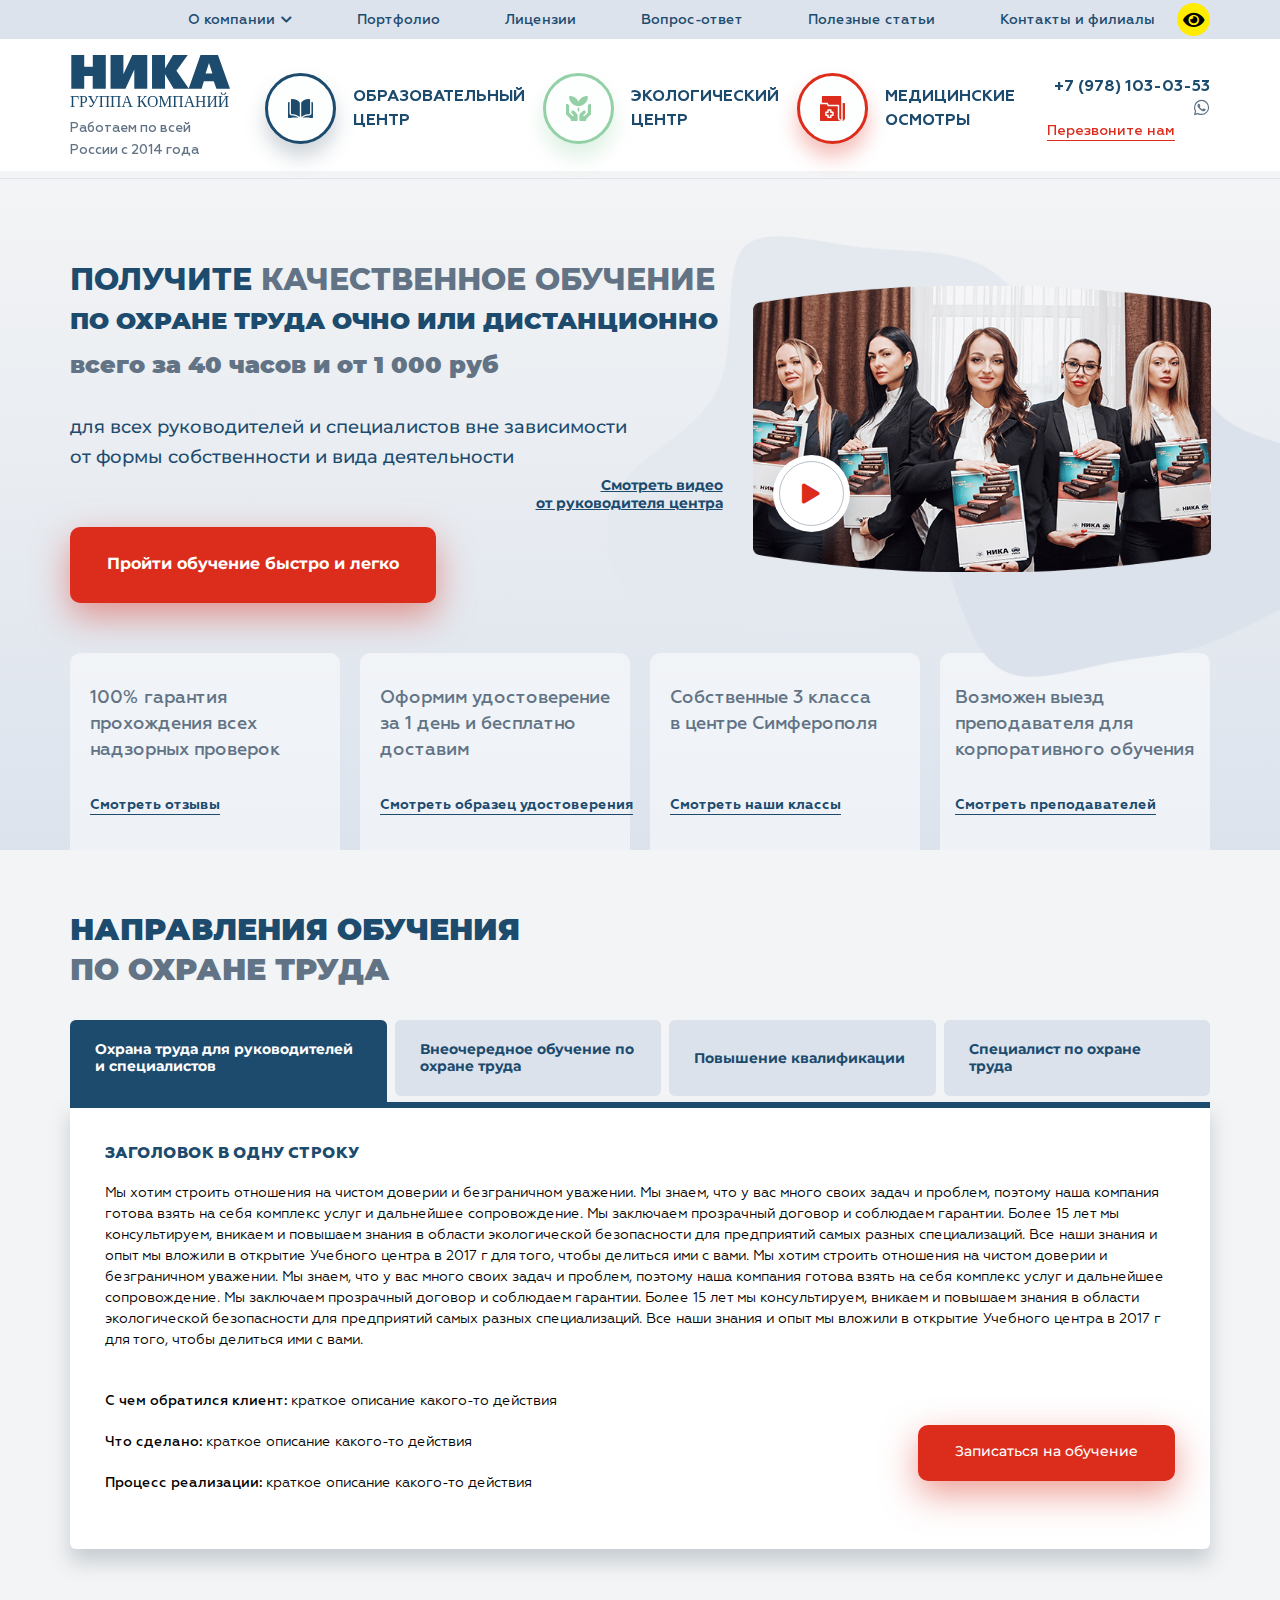
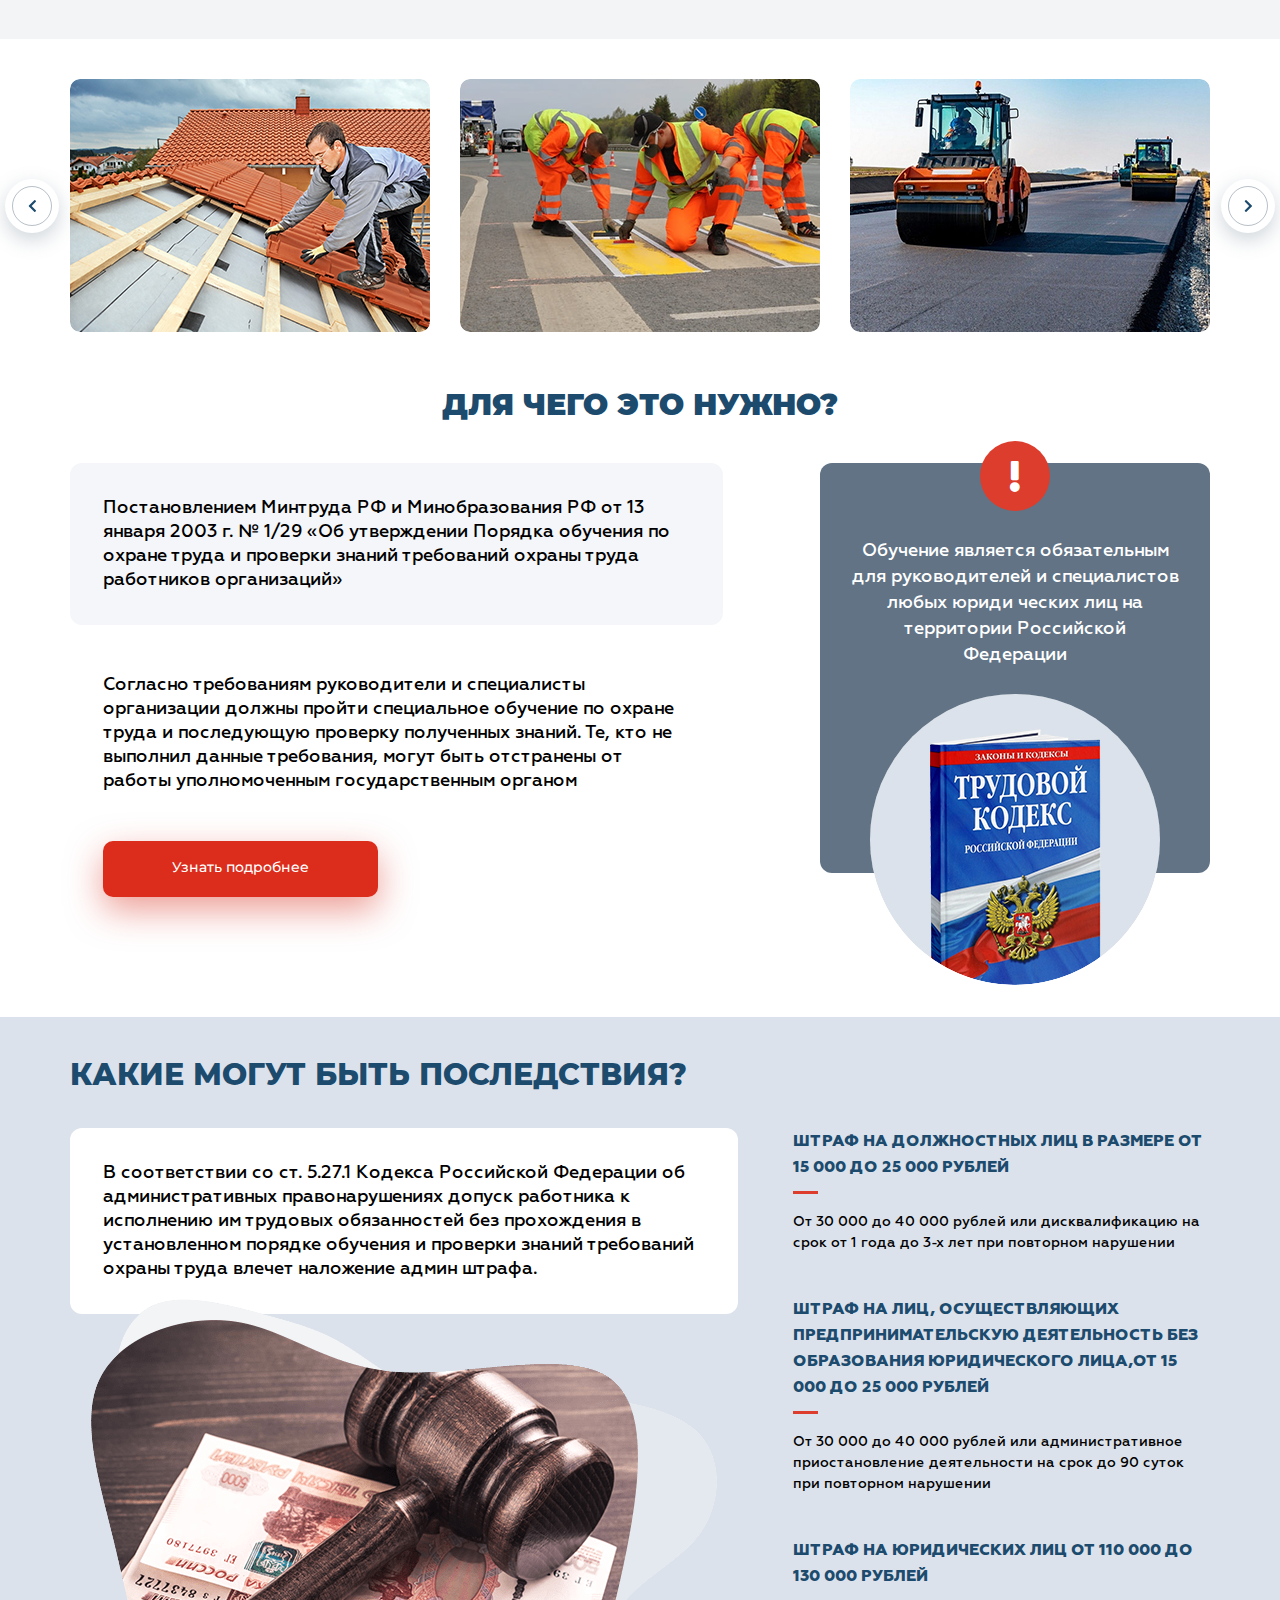
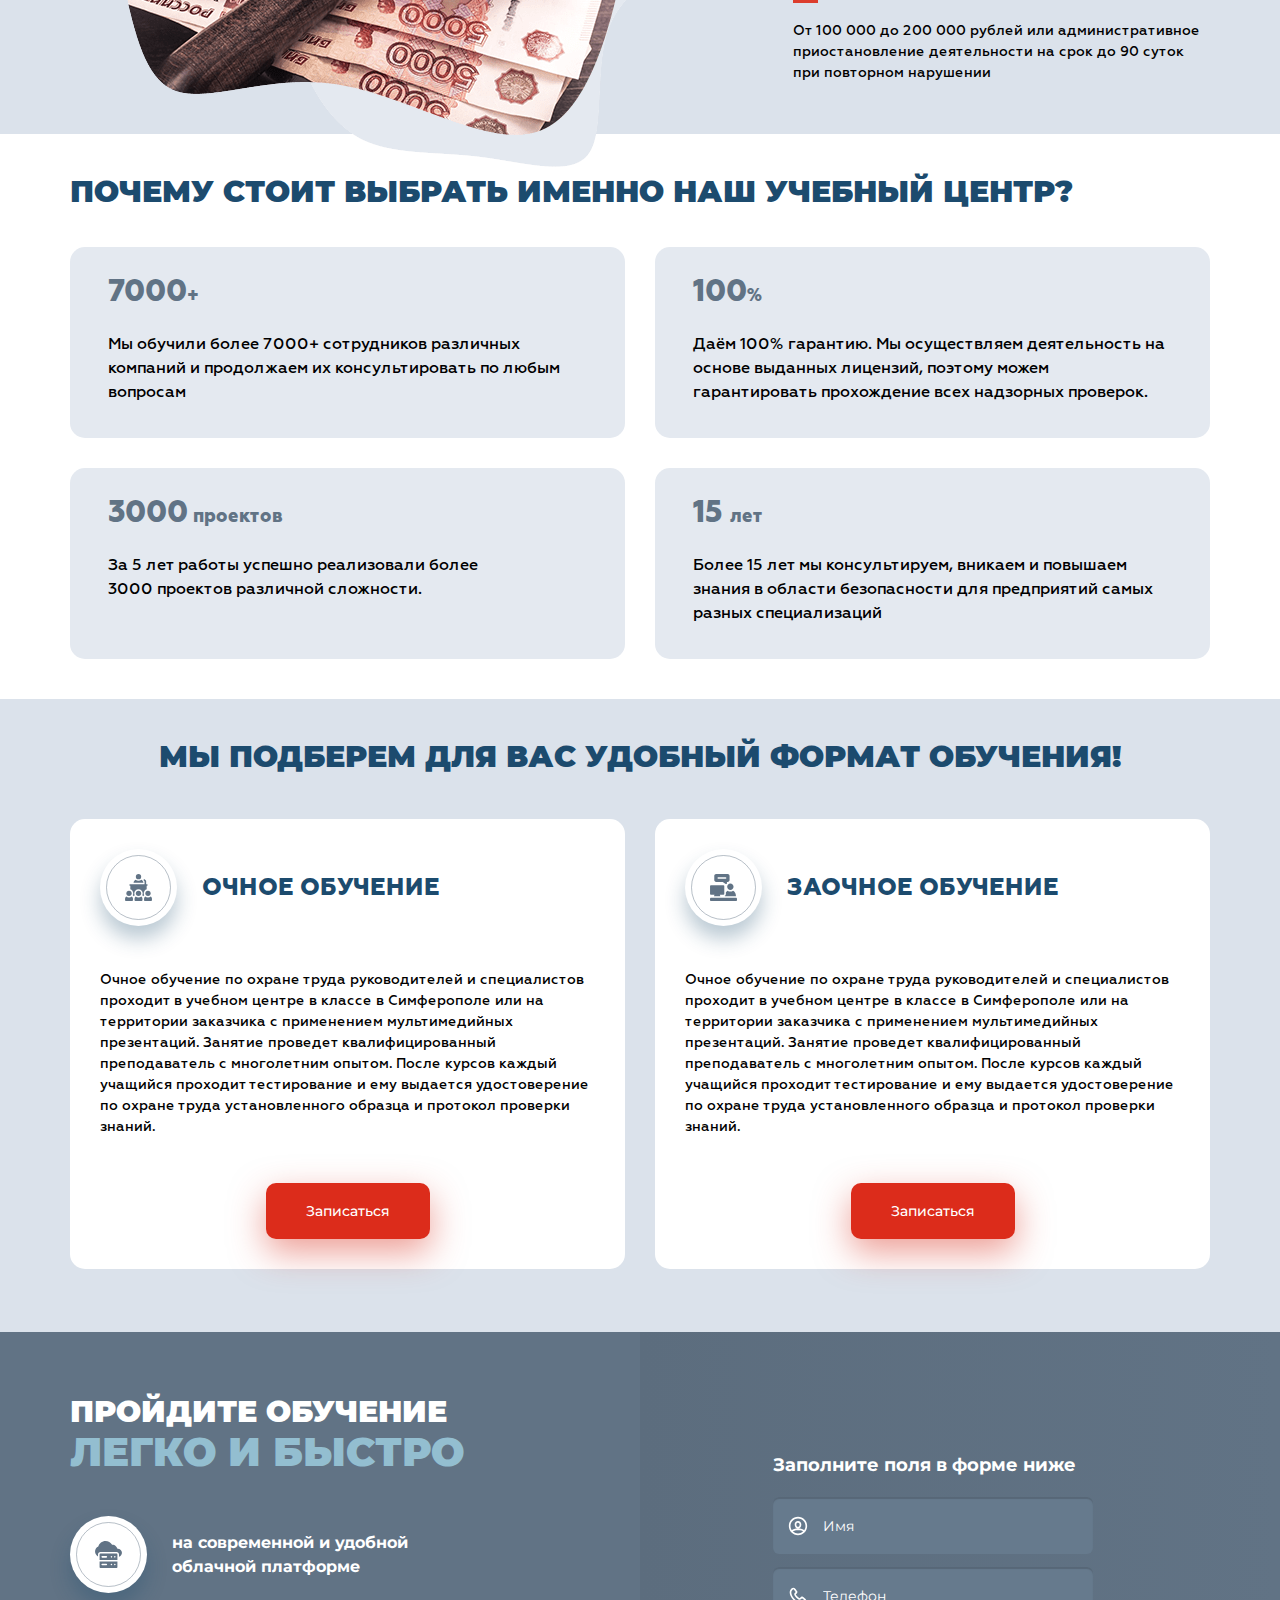
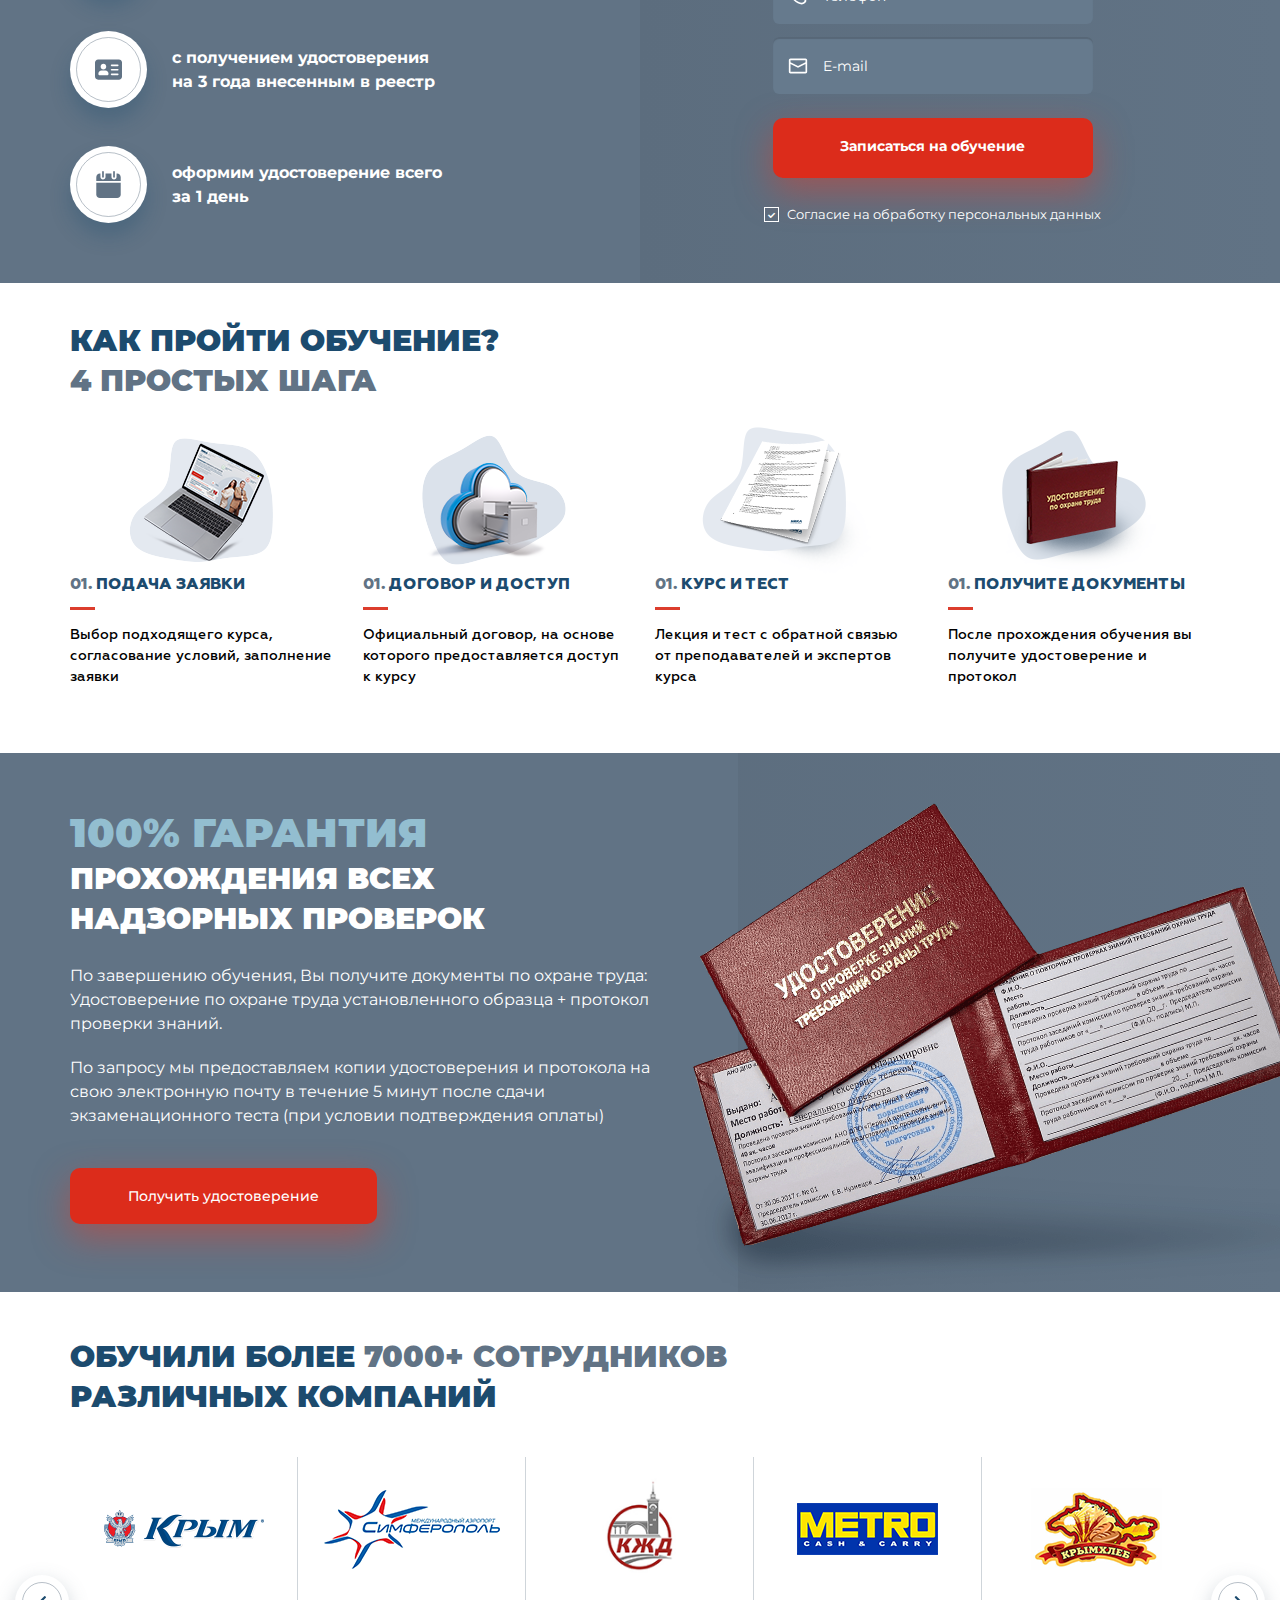
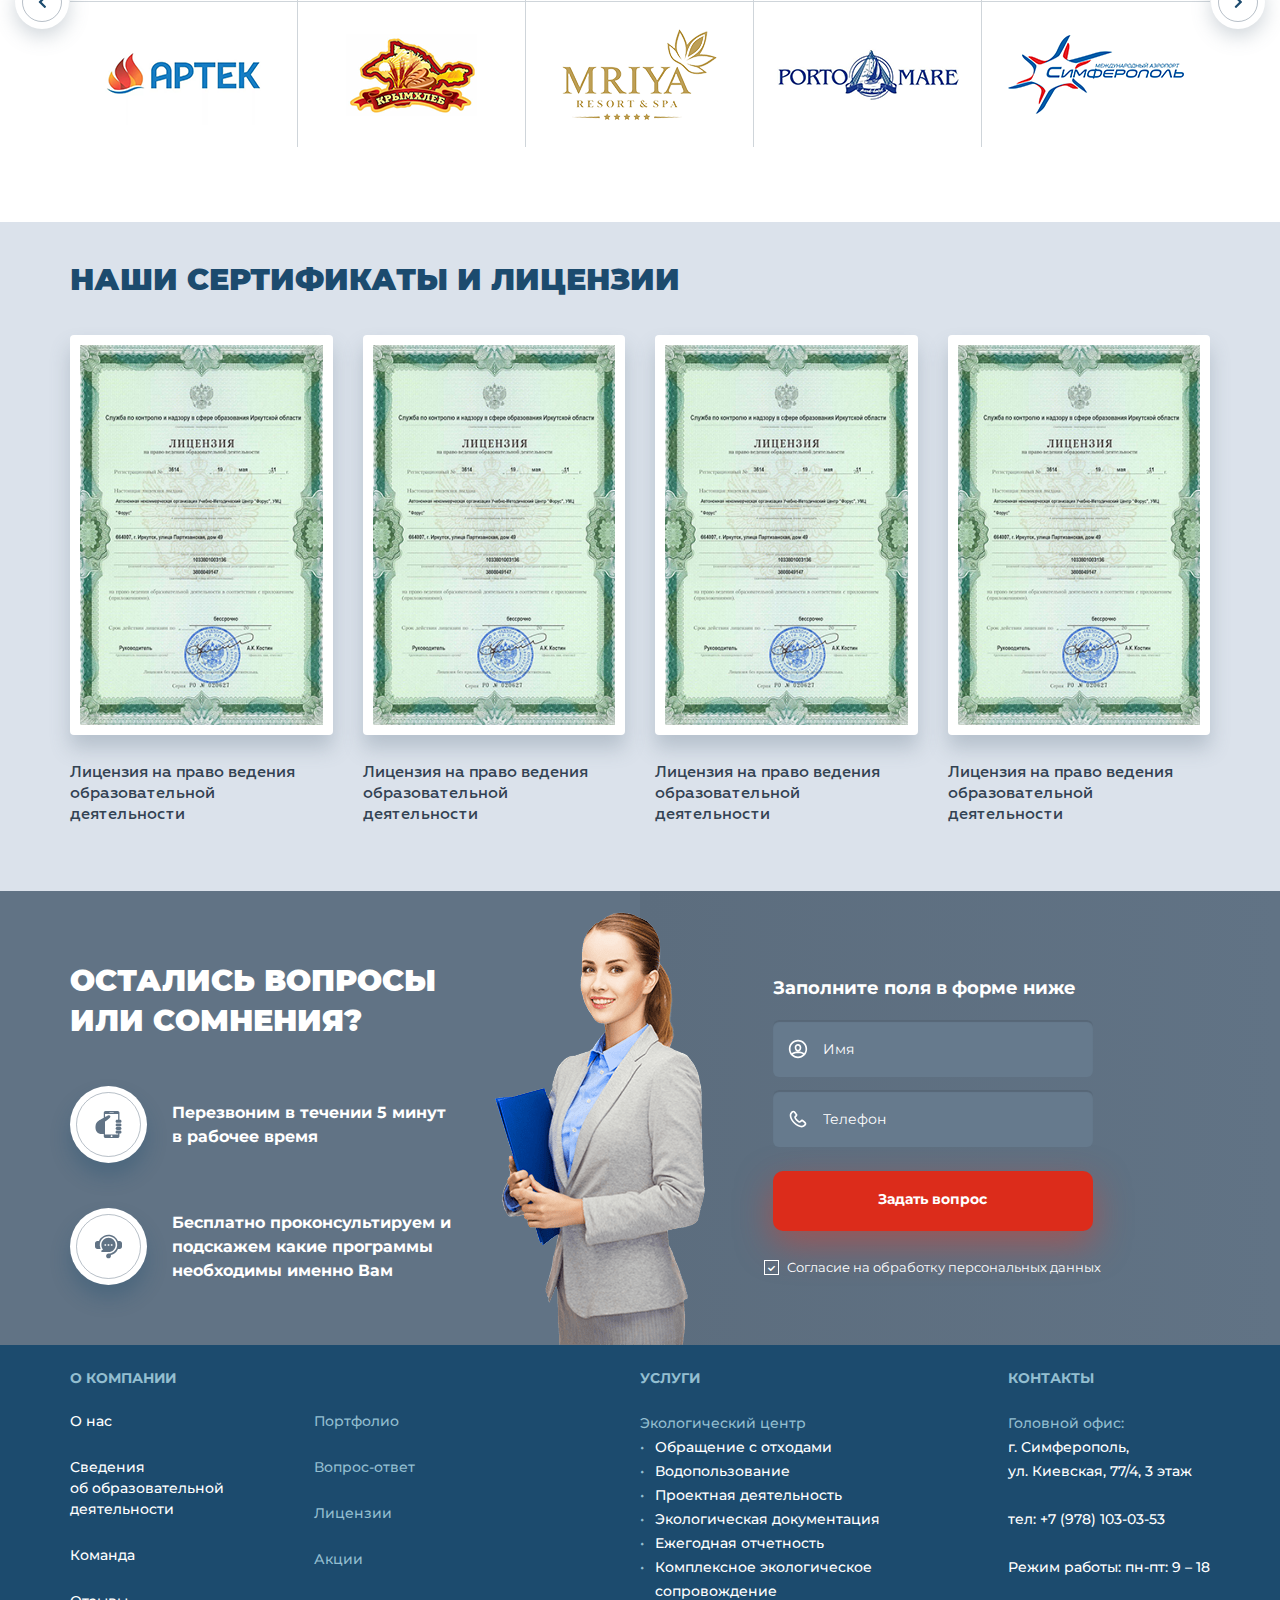
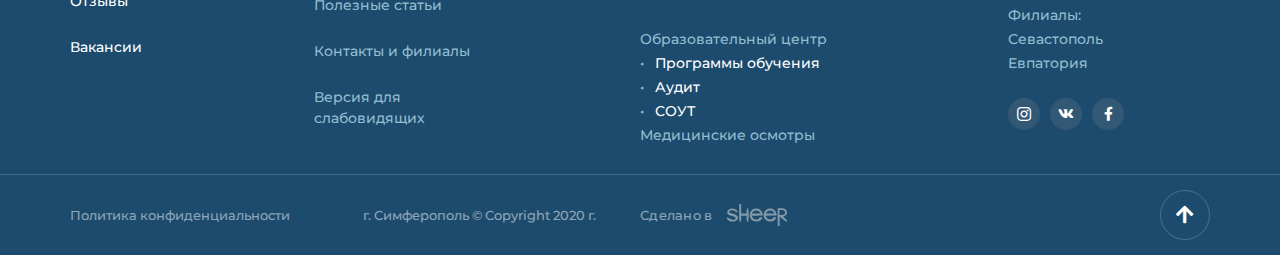
<file: education.html>
<!DOCTYPE html>
<!--[if lt IE 7]><html lang="ru" class="lt-ie9 lt-ie8 lt-ie7"><![endif]-->
<!--[if IE 7]><html lang="ru" class="lt-ie9 lt-ie8"><![endif]-->
<!--[if IE 8]><html lang="ru" class="lt-ie9"><![endif]-->
<!--[if gt IE 8]><!-->
<html lang="ru">
<!--<![endif]-->
<head>
	<meta charset="utf-8" />
	<title>Заголовок</title>
	<meta name="description" content="" />
	<meta http-equiv="X-UA-Compatible" content="IE=edge" />
	<meta name="viewport" content="width=device-width, initial-scale=1.0" />
	<link rel="shortcut icon" href="favicon.png" />
	<link rel="stylesheet" href="libs/bootstrap/bootstrap-grid.css" />
	<link rel="stylesheet" href="libs/fontawesome-free-5.12.0-web/css/all.min.css" />
	<link rel="stylesheet" href="libs/animate/animate.min.css" />
	<link rel="stylesheet" href="libs/fancybox/jquery.fancybox.css" />
	<link rel="stylesheet" href="libs/slick-1.5.9/slick/slick.css" />
	<link rel="stylesheet" href="libs/slick-1.5.9/slick/slick-theme.css" />
	<link rel="stylesheet" href="css/fonts.css" />
	<link rel="stylesheet" href="css/main.css?ver=1.55" />
	<link rel="stylesheet" href="css/media.css?ver=1.55" />
</head>
<body>

	<div class="wrapper wrapper_page">

		<header class="header default">
			<div class="header__top">
				<div class="container container_big">
					<div class="header__wrap">
						<ul class="menu">
							<li class="has_child">
								<a href="#">О компании <i class="fas fa-chevron-down"></i></a>
								<ul>
									<li><a href="#">О нас</a></li>
									<li><a href="#">Сведения об образовательной деятельности</a></li>
									<li><a href="#">Команда</a></li>
									<li><a href="#">Отзывы</a></li>
									<li><a href="#">Вакансии</a></li>
								</ul>
							</li>
							<li><a href="#">Портфолио</a></li>
							<li><a href="#">Лицензии</a></li>
							<li><a href="#">Вопрос-ответ</a></li>
							<li><a href="#">Полезные статьи</a></li>
							<li><a href="#">Контакты и филиалы</a></li>
						</ul>
						<a href="#" class="btn-eye"><i class="fas fa-eye"></i></a>
					</div>
					<div class="menu-mob">
						<div class="header__location">
							<p>г. Симферополь, ул. Киевская, 77/4, 3 этаж, офис, 320, 315</p> 
							<p>пн-пт с 9:00 до 18:00</p>
						</div>
						<a href="tel:+79781030353" class="phone-main">+7 (978) 103-03-53</a>
						<a href="#" class="btn-social"><i class="fab fa-whatsapp"></i></a>
						<br>
						<a href="#callback" class="link-block fancybox">Перезвоните нам</a>
					</div>
				</div>
			</div>
			<div class="header__bottom">
				<div class="container container_big">
					<div class="row align-items-center">
						<div class="col-lg-2 col-md-6 col-9">
							<div class="logo-wrap">
								<a href="#" class="logo">
									<img src="img/logo.svg" alt="alt">
								</a>
								<div class="logo-descr">Работаем по всей России с 2014 года</div>
							</div>
						</div>
						<div class="col-lg-8 hidden_tablet">
							<div class="items-billbord">
								<div class="item-billbord item-billbord_1">
									<div class="item-billbord__icon">
										<img src="img/ic_billbord1.svg" alt="alt">
										<img src="img/ic_billbord1_1.svg" alt="alt">
									</div>
									<a href="#" class="item-billbord__name">Образовательный <br>центр</a>
									<div class="menu-dropdown">
										<div class="row">
											<div class="col-lg-4">
												<div class="menu-dropdown__name">Обращение с отходами</div>
												<div class="list-dropdown">
													<ul>
														<li><a href="#"> Паспорта на отходы I-IV  классса опасности отхода</a></li>
														<li><a href="#">Подтверждение V класса опасности отхода </a></li>
														<li><a href="#">Получение лицензии на обращение с отходами </a></li>
														<li><a href="#">Инвентаризация отходов</a></li>
														<li><a href="#">Утилизация и обработка опасных отходов </a></li>
														<li><a href="#">Охрана атмосферного воздуха </a></li>
														<li><a href="#">Разработка паспорта на газоочистное и вентиляционное оборудование </a></li>
														<li><a href="#">Инвентаризация источников выбросов </a></li>
														<li><a href="#">Постановка НВОС </a></li>
													</ul>
												</div>
												<div class="menu-dropdown__name">Водопользование</div>
												<div class="list-dropdown">
													<ul>
														<li><a href="#">Получение лицензии на недропользование (скважины) </a></li>
														<li><a href="#">Получение решений и заключения договоров на пользование акваторией водных объектов </a></li>
														<li><a href="#">Декларация сточных вод </a></li>
													</ul>
												</div>
											</div>
											<div class="col-lg-4 col_pr">
												<div class="menu-dropdown__name">Проектная деятельность</div>
												<div class="list-dropdown">
													<ul>
														<li><a href="#">Проект зоны санитарной охраны ЗСО (под ключ/частично) </a></li>
														<li><a href="#">Проект санитарной защитной зоны СЗЗ (под ключ/или частично) </a></li>
														<li><a href="#">Проект НМУ </a></li>
														<li><a href="#">Проект предельно допустимых выбросов ПДВ (под ключ/частично)</a></li>
														<li><a href="#">Проект нормативов образования отходов и лимитов на их размещение ПНЛООР </a></li>
													</ul>
												</div>
												<div class="menu-dropdown__name">Экологическая документация </div>
												<div class="list-dropdown">
													<ul>
														<li><a href="#">Журналы учета образования отхода (поквартально) </a></li>
														<li><a href="#">Инструкции по обращению с отходами </a></li>
														<li><a href="#">Декларация о количестве выпущенных товаров подлежащих утилизации после утраты потребительских свойств</a></li>
														<li><a href="#">Расчёт платы экологического сбора </a></li>
														<li><a href="#">Прграмма ПЭК</a></li>
													</ul>
												</div>
											</div>
											<div class="col-lg-4 pl_40">
												<div class="menu-dropdown__name">Ежегодная отчетность</div>
												<div class="list-dropdown">
													<ul>
														<li><a href="#">2тп отходы </a></li>
														<li><a href="#">2тп воздух </a></li>
														<li><a href="#">2тп водхоз </a></li>
														<li><a href="#">Подача сведений в региональный кадастр отхода</a></li>
														<li><a href="#">Декларация НВОС</a></li>
														<li><a href="#">Отчёт об организации и о результатах осуществления ПЭК</a></li>
														<li><a href="#">Отчёт по формам 3.1  3.2  3.3</a></li>
														<li><a href="#">Отчёт по формам 6.1 6.2 6.3</a></li>
														<li><a href="#">Форма 4ос</a></li>
													</ul>
												</div>
												<div class="menu-dropdown__name">Комплексное экологическое сопровождение</div>
												<div class="list-dropdown">
													<ul>
														<li><a href="#">Бесплатный аудит </a></li>
														<li><a href="#">Инженерные экологические изыскания</a></li>
													</ul>
												</div>
											</div>
										</div>
									</div>
								</div>
								<div class="item-billbord item-billbord_2">
									<div class="item-billbord__icon">
										<img src="img/ic_billbord2.svg" alt="alt">
										<img src="img/ic_billbord2_1.svg" alt="alt">
									</div>
									<a href="#" class="item-billbord__name">Экологический <br>центр</a>
									<div class="menu-dropdown">
										<div class="row">
											<div class="col-lg-4">
												<div class="menu-dropdown__name">Обращение с отходами</div>
												<div class="list-dropdown">
													<ul>
														<li><a href="#"> Паспорта на отходы I-IV  классса опасности отхода</a></li>
														<li><a href="#">Подтверждение V класса опасности отхода </a></li>
														<li><a href="#">Получение лицензии на обращение с отходами </a></li>
														<li><a href="#">Инвентаризация отходов</a></li>
														<li><a href="#">Утилизация и обработка опасных отходов </a></li>
														<li><a href="#">Охрана атмосферного воздуха </a></li>
														<li><a href="#">Разработка паспорта на газоочистное и вентиляционное оборудование </a></li>
														<li><a href="#">Инвентаризация источников выбросов </a></li>
														<li><a href="#">Постановка НВОС </a></li>
													</ul>
												</div>
												<div class="menu-dropdown__name">Водопользование</div>
												<div class="list-dropdown">
													<ul>
														<li><a href="#">Получение лицензии на недропользование (скважины) </a></li>
														<li><a href="#">Получение решений и заключения договоров на пользование акваторией водных объектов </a></li>
														<li><a href="#">Декларация сточных вод </a></li>
													</ul>
												</div>
											</div>
											<div class="col-lg-4 col_pr">
												<div class="menu-dropdown__name">Проектная деятельность</div>
												<div class="list-dropdown">
													<ul>
														<li><a href="#">Проект зоны санитарной охраны ЗСО (под ключ/частично) </a></li>
														<li><a href="#">Проект санитарной защитной зоны СЗЗ (под ключ/или частично) </a></li>
														<li><a href="#">Проект НМУ </a></li>
														<li><a href="#">Проект предельно допустимых выбросов ПДВ (под ключ/частично)</a></li>
														<li><a href="#">Проект нормативов образования отходов и лимитов на их размещение ПНЛООР </a></li>
													</ul>
												</div>
												<div class="menu-dropdown__name">Экологическая документация </div>
												<div class="list-dropdown">
													<ul>
														<li><a href="#">Журналы учета образования отхода (поквартально) </a></li>
														<li><a href="#">Инструкции по обращению с отходами </a></li>
														<li><a href="#">Декларация о количестве выпущенных товаров подлежащих утилизации после утраты потребительских свойств</a></li>
														<li><a href="#">Расчёт платы экологического сбора </a></li>
														<li><a href="#">Прграмма ПЭК</a></li>
													</ul>
												</div>
											</div>
											<div class="col-lg-4 pl_40">
												<div class="menu-dropdown__name">Ежегодная отчетность</div>
												<div class="list-dropdown">
													<ul>
														<li><a href="#">2тп отходы </a></li>
														<li><a href="#">2тп воздух </a></li>
														<li><a href="#">2тп водхоз </a></li>
														<li><a href="#">Подача сведений в региональный кадастр отхода</a></li>
														<li><a href="#">Декларация НВОС</a></li>
														<li><a href="#">Отчёт об организации и о результатах осуществления ПЭК</a></li>
														<li><a href="#">Отчёт по формам 3.1  3.2  3.3</a></li>
														<li><a href="#">Отчёт по формам 6.1 6.2 6.3</a></li>
														<li><a href="#">Форма 4ос</a></li>
													</ul>
												</div>
												<div class="menu-dropdown__name">Комплексное экологическое сопровождение</div>
												<div class="list-dropdown">
													<ul>
														<li><a href="#">Бесплатный аудит </a></li>
														<li><a href="#">Инженерные экологические изыскания</a></li>
													</ul>
												</div>
											</div>
										</div>
									</div>
								</div>
								<div class="item-billbord item-billbord_3">
									<div class="item-billbord__icon">
										<img src="img/ic_billbord3.svg" alt="alt">
										<img src="img/ic_billbord3_1.svg" alt="alt">
									</div>
									<a href="#" class="item-billbord__name">Медицинские <br>осмотры</a>
									<div class="menu-dropdown">
										<div class="row">
											<div class="col-lg-4">
												<div class="menu-dropdown__name">Обращение с отходами</div>
												<div class="list-dropdown">
													<ul>
														<li><a href="#"> Паспорта на отходы I-IV  классса опасности отхода</a></li>
														<li><a href="#">Подтверждение V класса опасности отхода </a></li>
														<li><a href="#">Получение лицензии на обращение с отходами </a></li>
														<li><a href="#">Инвентаризация отходов</a></li>
														<li><a href="#">Утилизация и обработка опасных отходов </a></li>
														<li><a href="#">Охрана атмосферного воздуха </a></li>
														<li><a href="#">Разработка паспорта на газоочистное и вентиляционное оборудование </a></li>
														<li><a href="#">Инвентаризация источников выбросов </a></li>
														<li><a href="#">Постановка НВОС </a></li>
													</ul>
												</div>
												<div class="menu-dropdown__name">Водопользование</div>
												<div class="list-dropdown">
													<ul>
														<li><a href="#">Получение лицензии на недропользование (скважины) </a></li>
														<li><a href="#">Получение решений и заключения договоров на пользование акваторией водных объектов </a></li>
														<li><a href="#">Декларация сточных вод </a></li>
													</ul>
												</div>
											</div>
											<div class="col-lg-4 col_pr">
												<div class="menu-dropdown__name">Проектная деятельность</div>
												<div class="list-dropdown">
													<ul>
														<li><a href="#">Проект зоны санитарной охраны ЗСО (под ключ/частично) </a></li>
														<li><a href="#">Проект санитарной защитной зоны СЗЗ (под ключ/или частично) </a></li>
														<li><a href="#">Проект НМУ </a></li>
														<li><a href="#">Проект предельно допустимых выбросов ПДВ (под ключ/частично)</a></li>
														<li><a href="#">Проект нормативов образования отходов и лимитов на их размещение ПНЛООР </a></li>
													</ul>
												</div>
												<div class="menu-dropdown__name">Экологическая документация </div>
												<div class="list-dropdown">
													<ul>
														<li><a href="#">Журналы учета образования отхода (поквартально) </a></li>
														<li><a href="#">Инструкции по обращению с отходами </a></li>
														<li><a href="#">Декларация о количестве выпущенных товаров подлежащих утилизации после утраты потребительских свойств</a></li>
														<li><a href="#">Расчёт платы экологического сбора </a></li>
														<li><a href="#">Прграмма ПЭК</a></li>
													</ul>
												</div>
											</div>
											<div class="col-lg-4 pl_40">
												<div class="menu-dropdown__name">Ежегодная отчетность</div>
												<div class="list-dropdown">
													<ul>
														<li><a href="#">2тп отходы </a></li>
														<li><a href="#">2тп воздух </a></li>
														<li><a href="#">2тп водхоз </a></li>
														<li><a href="#">Подача сведений в региональный кадастр отхода</a></li>
														<li><a href="#">Декларация НВОС</a></li>
														<li><a href="#">Отчёт об организации и о результатах осуществления ПЭК</a></li>
														<li><a href="#">Отчёт по формам 3.1  3.2  3.3</a></li>
														<li><a href="#">Отчёт по формам 6.1 6.2 6.3</a></li>
														<li><a href="#">Форма 4ос</a></li>
													</ul>
												</div>
												<div class="menu-dropdown__name">Комплексное экологическое сопровождение</div>
												<div class="list-dropdown">
													<ul>
														<li><a href="#">Бесплатный аудит </a></li>
														<li><a href="#">Инженерные экологические изыскания</a></li>
													</ul>
												</div>
											</div>
										</div>
									</div>
								</div>
							</div>
						</div>
						<div class="col-lg-2 col-md-6 col-3 right_head">
							<div class="header__right">
								<a href="tel:+79781030353" class="phone-main"><i class="fas fa-phone-alt"></i>+7 (978) 103-03-53</a>
								<a href="#" class="btn-social"><i class="fab fa-whatsapp"></i></a>
								<br>
								<a href="#callback" class="link-block fancybox">Перезвоните нам</a>
							</div>
							<span class="btn_nav">
								<span class='sandwich'>
									<span class='sw-topper'></span>
									<span class='sw-bottom'></span>
									<span class='sw-footer'></span>
								</span>
							</span>
						</div>
					</div>
				</div>
			</div>
		</header>

		<div class="billbord-education">
			<div class="container container_big">
				<div class="row">
					<div class="col-lg-7 col_pr">
						<div class="title-big">Получите <span>качественное обучение</span> </div>
						<div class="title-section">по охране труда очно или дистанционно </div>
						<div class="title-section"><span>всего за 40 часов и от 1 000 руб</span></div>
						<div class="descr-big">для всех руководителей и специалистов вне зависимости <br>от формы собственности и вида деятельности</div>
						<a href="#" class="btn-main">Пройти обучение быстро и легко</a>
					</div>
					<div class="col-lg-5">
						<a href="https://www.youtube.com/embed/E8d_JvMpoY4" class="video-edocation fancybox fancybox.iframe">
							<span class="video-edocation__image">
								<span class="btn-video__text">Смотреть видео <br>от  руководителя центра</span>
								<span class="icon-video"><i class="fas fa-play"></i></span>
								<img src="img/video1.png" alt="alt">
							</span>
						</a>
					</div>
				</div>
				<div class="row row_billbord-education">
					<div class="col-lg-3 col-md-6">
						<div class="item-billbord-education">
							<p>100% гарантия прохождения всех надзорных проверок</p>
							<a href="#" class="link-main">Смотреть отзывы</a>
						</div>
					</div>
					<div class="col-lg-3 col-md-6">
						<div class="item-billbord-education">
							<p>Оформим удостоверение за 1 день и бесплатно доставим</p>
							<a href="#" class="link-main">Смотреть образец удостоверения</a>
						</div>
					</div>
					<div class="col-lg-3 col-md-6">
						<div class="item-billbord-education">
							<p>Собственные 3 класса <br>в центре Симферополя</p>
							<a href="#" class="link-main">Смотреть наши классы</a>
						</div>
					</div>
					<div class="col-lg-3 col-md-6">
						<div class="item-billbord-education">
							<p>Возможен выезд преподавателя для корпоративного обучения</p>
							<a href="#" class="link-main">Смотреть преподавателей</a>
						</div>
					</div>
				</div>
			</div>
		</div>

		<div class="branches-education">
			<div class="container">
				<div class="title-section">Направления обучения <span>по охране труда</span></div>
				<ul class="tabs">
					<li class="active">
						<a href="#tab1">
							<span class="tabs__text">Охрана труда для руководителей и специалистов</span>
						</a>
					</li>
					<li>
						<a href="#tab2">
							<span class="tabs__text">Внеочередное обучение по охране труда</span>
						</a>
					</li>
					<li>
						<a href="#tab3">
							<span class="tabs__text">Повышение квалификации</span>
						</a>
					</li>
					<li>
						<a href="#tab4">
							<span class="tabs__text">Специалист по охране труда</span>
						</a>
					</li>
				</ul>
				<div class="tab-container">
					<div class="tab-pane" id="tab1">
						<div class="title-small">Заголовок в одну строку</div>
						<p>Мы хотим строить отношения на чистом доверии и безграничном уважении. Мы знаем, что у вас много своих задач и проблем, поэтому наша компания готова взять на себя комплекс услуг и дальнейшее сопровождение. Мы заключаем прозрачный договор и соблюдаем гарантии. Более 15 лет мы консультируем, вникаем и повышаем знания в области экологической безопасности для предприятий самых разных специализаций. Все наши знания и опыт мы вложили в открытие Учебного центра в 2017 г для того, чтобы делиться ими с вами. Мы хотим строить отношения на чистом доверии и безграничном уважении. Мы знаем, что у вас много своих задач и проблем, поэтому наша компания готова взять на себя комплекс услуг и дальнейшее сопровождение. Мы заключаем прозрачный договор и соблюдаем гарантии. Более 15 лет мы консультируем, вникаем и повышаем знания в области экологической безопасности для предприятий самых разных специализаций. Все наши знания и опыт мы вложили в открытие Учебного центра в 2017 г для того, чтобы делиться ими с вами.</p>
						<div class="d-flex-bottom">
							<div>
								<p><strong>С чем обратился клиент:</strong> краткое описание какого-то действия</p>
								<p><strong>Что сделано:</strong> краткое описание какого-то действия</p>
								<p><strong>Процесс реализации:</strong> краткое описание какого-то действия</p>
							</div>
							<a href="#" class="btn-main">Записаться на обучение</a>
						</div>
					</div>
					<div class="tab-pane" id="tab2">
						<div class="title-small">Заголовок в одну строку</div>
						<p>Мы хотим строить отношения на чистом доверии и безграничном уважении. Мы знаем, что у вас много своих задач и проблем, поэтому наша компания готова взять на себя комплекс услуг и дальнейшее сопровождение. Мы заключаем прозрачный договор и соблюдаем гарантии. Более 15 лет мы консультируем, вникаем и повышаем знания в области экологической безопасности для предприятий самых разных специализаций. Все наши знания и опыт мы вложили в открытие Учебного центра в 2017 г для того, чтобы делиться ими с вами. Мы хотим строить отношения на чистом доверии и безграничном уважении. Мы знаем, что у вас много своих задач и проблем, поэтому наша компания готова взять на себя комплекс услуг и дальнейшее сопровождение. Мы заключаем прозрачный договор и соблюдаем гарантии. Более 15 лет мы консультируем, вникаем и повышаем знания в области экологической безопасности для предприятий самых разных специализаций. Все наши знания и опыт мы вложили в открытие Учебного центра в 2017 г для того, чтобы делиться ими с вами.</p>
						<div class="d-flex-bottom">
							<div>
								<p><strong>С чем обратился клиент:</strong> краткое описание какого-то действия</p>
								<p><strong>Что сделано:</strong> краткое описание какого-то действия</p>
								<p><strong>Процесс реализации:</strong> краткое описание какого-то действия</p>
							</div>
							<a href="#" class="btn-main">Записаться на обучение</a>
						</div>
					</div>
					<div class="tab-pane" id="tab3">
						<div class="title-small">Заголовок в одну строку</div>
						<p>Мы хотим строить отношения на чистом доверии и безграничном уважении. Мы знаем, что у вас много своих задач и проблем, поэтому наша компания готова взять на себя комплекс услуг и дальнейшее сопровождение. Мы заключаем прозрачный договор и соблюдаем гарантии. Более 15 лет мы консультируем, вникаем и повышаем знания в области экологической безопасности для предприятий самых разных специализаций. Все наши знания и опыт мы вложили в открытие Учебного центра в 2017 г для того, чтобы делиться ими с вами. Мы хотим строить отношения на чистом доверии и безграничном уважении. Мы знаем, что у вас много своих задач и проблем, поэтому наша компания готова взять на себя комплекс услуг и дальнейшее сопровождение. Мы заключаем прозрачный договор и соблюдаем гарантии. Более 15 лет мы консультируем, вникаем и повышаем знания в области экологической безопасности для предприятий самых разных специализаций. Все наши знания и опыт мы вложили в открытие Учебного центра в 2017 г для того, чтобы делиться ими с вами.</p>
						<div class="d-flex-bottom">
							<div>
								<p><strong>С чем обратился клиент:</strong> краткое описание какого-то действия</p>
								<p><strong>Что сделано:</strong> краткое описание какого-то действия</p>
								<p><strong>Процесс реализации:</strong> краткое описание какого-то действия</p>
							</div>
							<a href="#" class="btn-main">Записаться на обучение</a>
						</div>
					</div>
					<div class="tab-pane" id="tab4">
						<div class="title-small">Заголовок в одну строку</div>
						<p>Мы хотим строить отношения на чистом доверии и безграничном уважении. Мы знаем, что у вас много своих задач и проблем, поэтому наша компания готова взять на себя комплекс услуг и дальнейшее сопровождение. Мы заключаем прозрачный договор и соблюдаем гарантии. Более 15 лет мы консультируем, вникаем и повышаем знания в области экологической безопасности для предприятий самых разных специализаций. Все наши знания и опыт мы вложили в открытие Учебного центра в 2017 г для того, чтобы делиться ими с вами. Мы хотим строить отношения на чистом доверии и безграничном уважении. Мы знаем, что у вас много своих задач и проблем, поэтому наша компания готова взять на себя комплекс услуг и дальнейшее сопровождение. Мы заключаем прозрачный договор и соблюдаем гарантии. Более 15 лет мы консультируем, вникаем и повышаем знания в области экологической безопасности для предприятий самых разных специализаций. Все наши знания и опыт мы вложили в открытие Учебного центра в 2017 г для того, чтобы делиться ими с вами.</p>
						<div class="d-flex-bottom">
							<div>
								<p><strong>С чем обратился клиент:</strong> краткое описание какого-то действия</p>
								<p><strong>Что сделано:</strong> краткое описание какого-то действия</p>
								<p><strong>Процесс реализации:</strong> краткое описание какого-то действия</p>
							</div>
							<a href="#" class="btn-main">Записаться на обучение</a>
						</div>
					</div>
				</div>
			</div>
		</div>

		<div class="why-education">
			<div class="container">
				<ul class="slider-gallery">
					<li>
						<a href="img/slide_gallery1.jpg" class="slider-gallery__item fancybox" rel="group2">
							<img src="img/slide_gallery1.jpg" alt="alt">
						</a>
					</li>
					<li>
						<a href="img/slide_gallery2.jpg" class="slider-gallery__item fancybox" rel="group2">
							<img src="img/slide_gallery2.jpg" alt="alt">
						</a>
					</li>
					<li>
						<a href="img/slide_gallery3.jpg" class="slider-gallery__item fancybox" rel="group2">
							<img src="img/slide_gallery3.jpg" alt="alt">
						</a>
					</li>
					<li>
						<a href="img/slide_gallery1.jpg" class="slider-gallery__item fancybox" rel="group2">
							<img src="img/slide_gallery1.jpg" alt="alt">
						</a>
					</li>
				</ul>
				<div class="title-section title-section_page">Для чего это нужно? </div>
				<div class="row">
					<div class="col-lg-7">
						<div class="why-education__text">
							<p>Постановлением Минтруда РФ и Минобразования РФ от 13 января 2003 г. № 1/29 «Об утверждении Порядка обучения по охране труда и проверки знаний требований охраны труда работников организаций»</p>
						</div>
						<div class="why-education__text">
							<p>Согласно требованиям руководители и специалисты организации должны пройти специальное обучение по охране труда и последующую проверку полученных знаний. Те, кто не выполнил данные требования, могут быть отстранены от работы уполномоченным государственным органом</p>
						</div>
						<a href="#" class="btn-main">Узнать подробнее</a>
					</div>
					<div class="col-lg-5">
						<div class="why-education-block">
							<div class="why-education-block__icon"><i class="fas fa-exclamation"></i></div>
							<p>Обучение является обязательным для руководителей и специалистов любых юриди ческих лиц на территории Российской Федерации</p>
							<div class="why-education-block__image">
								<img src="img/why_educat.jpg" alt="alt">
							</div>
						</div>
					</div>
				</div>
			</div>
		</div>

		<div class="effects-education">
			<div class="container">
				<div class="title-section title-section_page">Какие могут быть последствия?</div>
				<div class="row">
					<div class="col-lg-7 col_pr">
						<div class="text-block">
							<p>В соответствии со ст. 5.27.1 Кодекса Российской Федерации об административных правонарушениях допуск работника к исполнению им трудовых обязанностей без прохождения в установленном порядке обучения и проверки знаний требований охраны труда влечет наложение админ штрафа.</p>
						</div>
						<div class="effects-education__image">
							<img src="img/effects_education.png" alt="alt">
						</div>
					</div>
					<div class="col-lg-5">
						<div class="item-effects-education">
							<div class="item-effects-education__name">ШТРАФ на должностных лиц в размере от 15 000 до 25 000 рублей</div>
							<p>От 30 000 до 40 000 рублей или дисквалификацию на срок от 1 года до 3-х лет при повторном нарушении</p>
						</div>
						<div class="item-effects-education">
							<div class="item-effects-education__name">ШТРАФ на лиц, осуществляющих предпринимательскую деятельность без образования юридического лица,от 15 000 до 25 000 рублей</div>
							<p>От 30 000 до 40 000 рублей или административное приостановление деятельности на срок до 90 суток при повторном нарушении</p>
						</div>
						<div class="item-effects-education">
							<div class="item-effects-education__name">ШТРАФ на юридических лиц от 110 000 до 130 000 рублей</div>
							<p>От 100 000 до 200 000 рублей или административное приостановление деятельности на срок до 90 суток при повторном нарушении</p>
						</div>
					</div>
				</div>
			</div>
		</div>
		

		<div class="advantages-education">
			<div class="container">
				<div class="title-section title-section_page">Почему стоит выбрать именно наш учебный центр?</div>
				<div class="row row_advantages-education">
					<div class="col-md-6">
						<div class="item-advantages-education">
							<div class="item-advantages-education__title">7000<span>+</span></div>
							<p>Мы обучили более 7000+ сотрудников различных компаний и продолжаем их консультировать по любым вопросам</p>
						</div>
					</div>
					<div class="col-md-6">
						<div class="item-advantages-education">
							<div class="item-advantages-education__title">100<span>%</span></div>
							<p>Даём 100% гарантию. Мы осуществляем деятельность на основе выданных лицензий, поэтому можем гарантировать прохождение всех надзорных проверок.</p>
						</div>
					</div>
					<div class="col-md-6">
						<div class="item-advantages-education">
							<div class="item-advantages-education__title">3000<span> проектов</span></div>
							<p>За 5 лет  работы успешно реализовали более <br>3000 проектов различной сложности.</p>
						</div>
					</div>
					<div class="col-md-6">
						<div class="item-advantages-education">
							<div class="item-advantages-education__title">15 <span>лет</span></div>
							<p>Более 15 лет мы консультируем, вникаем и повышаем знания в области безопасности для предприятий самых разных специализаций</p>
						</div>
					</div>
				</div>
			</div>
		</div>

		<div class="format-education">
			<div class="container">
				<div class="title-section title-section_page">Мы подберем для вас удобный формат обучения!</div>
				<div class="row row_format-educatio">
					<div class="col-lg-6">
						<div class="item-format-education">
							<div class="item-format-education__head">
								<div class="item-format-education__icon">
									<img src="img/ic_format1.svg" alt="alt">
								</div>
								<span>Очное обучение</span>
							</div>
							<p>Очное обучение по охране труда руководителей и специалистов проходит в учебном центре в классе в Симферополе или на территории заказчика с применением мультимедийных презентаций. Занятие проведет квалифицированный преподаватель с многолетним опытом. После курсов каждый учащийся проходит тестирование и ему выдается удостоверение по охране труда установленного образца и протокол проверки знаний.</p>
							<a href="#" class="btn-main">Записаться</a>
						</div>
					</div>
					<div class="col-lg-6">
						<div class="item-format-education">
							<div class="item-format-education__head">
								<div class="item-format-education__icon">
									<img src="img/ic_calc2.svg" alt="alt">
								</div>
								<span>заОчное обучение</span>
							</div>
							<p>Очное обучение по охране труда руководителей и специалистов проходит в учебном центре в классе в Симферополе или на территории заказчика с применением мультимедийных презентаций. Занятие проведет квалифицированный преподаватель с многолетним опытом. После курсов каждый учащийся проходит тестирование и ему выдается удостоверение по охране труда установленного образца и протокол проверки знаний.</p>
							<a href="#" class="btn-main">Записаться</a>
						</div>
					</div>
				</div>
			</div>
		</div>

		<div class="calculation calculation_education">
			<div class="container">
				<div class="row align-items-center">
					<div class="col-lg-6 calculation_left">
						<div class="title-section">пройдите  обучение <strong>легко и быстро</strong></div>
						<div class="item-calculation">
							<div class="item-calculation__icon">
								<img src="img/ic_calc1_1.svg" alt="alt">
							</div>
							<p>на современной и удобной облачной платформе</p>
						</div>
						<div class="item-calculation">
							<div class="item-calculation__icon">
								<img src="img/ic_calc2_1.svg" alt="alt">
							</div>
							<p>с получением удостоверения на 3 года внесенным в реестр</p>
						</div>
						<div class="item-calculation">
							<div class="item-calculation__icon">
								<img src="img/ic_calc3_1.svg" alt="alt">
							</div>
							<p>оформим удостоверение всего <br>за 1 день</p>
						</div>
					</div>
					<div class="col-lg-6">
						<div class="form-block">
							<div class="form-block__title">Заполните поля в форме ниже</div>
							<form>
								<div class="item-form">
									<div class="item-form__icon">
										<img src="img/ic_user.svg" alt="alt">
									</div>
									<input type="text" placeholder="Имя" required="required">
								</div>
								<div class="item-form">
									<div class="item-form__icon">
										<img src="img/ic_phone.svg" alt="alt">
									</div>
									<input type="text" placeholder="Телефон" class="input-phone" required="required">
								</div>
								<div class="item-form">
									<div class="item-form__icon">
										<img src="img/ic_mail.svg" alt="alt">
									</div>
									<input type="email" placeholder="E-mail" required="required">
								</div>
								<button class="btn-main" type="submit">Записаться на обучение</button>
								<div class="checkbox-wrap">
									<div class="checkbox">
										<label>
											<input type="checkbox" required="required" checked="checked" />
											<span>Согласие на обработку персональных данных</span>
										</label>
									</div>
								</div>
							</form>
						</div>
					</div>
				</div>
			</div>
		</div>

		<div class="steps-education">
			<div class="container">
				<div class="title-section title-section_page">Как пройти обучение? <span>4 простых шага</span></div>
				<div class="row row_steps-education">
					<div class="col-lg-3 col-6">
						<div class="item-steps-education">
							<div class="item-steps-education__image">
								<img src="img/step_educt1.png" alt="alt">
							</div>
							<div class="item-steps-education__name"><span>01.</span>  Подача заявки</div>
							<p>Выбор подходящего курса, согласование условий, заполнение заявки</p>
						</div>
					</div>
					<div class="col-lg-3 col-6">
						<div class="item-steps-education">
							<div class="item-steps-education__image">
								<img src="img/step_educt2.png" alt="alt">
							</div>
							<div class="item-steps-education__name"><span>01.</span>  Договор и доступ</div>
							<p>Официальный договор, на основе которого предоставляется доступ к курсу</p>
						</div>
					</div>
					<div class="col-lg-3 col-6">
						<div class="item-steps-education">
							<div class="item-steps-education__image">
								<img src="img/step_educt3.png" alt="alt">
							</div>
							<div class="item-steps-education__name"><span>01.</span>  Курс и тест</div>
							<p>Лекция и тест с обратной связью от преподавателей и экспертов курса</p>
						</div>
					</div>
					<div class="col-lg-3 col-6">
						<div class="item-steps-education">
							<div class="item-steps-education__image">
								<img src="img/step_educt4.png" alt="alt">
							</div>
							<div class="item-steps-education__name"><span>01.</span>  Получите документы</div>
							<p>После прохождения обучения вы получите удостоверение и протокол</p>
						</div>
					</div>
				</div>
			</div>
		</div>

		<div class="calculation calculation_guarantee">
			<div class="container">
				<div class="row">
					<div class="col-lg-7 calculation_left">
						<div class="title-section"><strong>100% гарантия</strong> прохождения всех надзорных проверок</div>
						<div class="calculation__text">
							<p>По завершению обучения, Вы получите документы по охране труда: Удостоверение по охране труда установленного образца + протокол проверки знаний.</p>
							<p>По запросу мы предоставляем копии удостоверения и протокола на 
							свою электронную почту в течение 5 минут после сдачи экзаменационного теста (при условии подтверждения оплаты)</p>
						</div>
						<a href="#" class="btn-main">Получить удостоверение</a>
					</div>
					<div class="col-lg-5">
						<div class="calculation__image">
							<img src="img/education_callculation.png" alt="alt">
						</div>
					</div>
				</div>
			</div>
		</div>

		<div class="partners partners_education">
			<div class="container">
				<div class="title-section">Обучили более <span>7000+ сотрудников</span> различных компаний</div>
				<div class="partners-wrap-education">
					<div class="partners-wrap__item">
						<div class="item-partner">
							<img src="img/partner1.png" alt="alt">
						</div>
					</div>
					<div class="partners-wrap__item">
						<div class="item-partner">
							<img src="img/partner2.png" alt="alt">
						</div>
					</div>
					<div class="partners-wrap__item">
						<div class="item-partner">
							<img src="img/partner3.png" alt="alt">
						</div>
					</div>
					<div class="partners-wrap__item">
						<div class="item-partner">
							<img src="img/partner4.png" alt="alt">
						</div>
					</div>
					<div class="partners-wrap__item">
						<div class="item-partner">
							<img src="img/partner5.png" alt="alt">
						</div>
					</div>
					<div class="partners-wrap__item">
						<div class="item-partner">
							<img src="img/partner6.png" alt="alt">
						</div>
					</div>
					<div class="partners-wrap__item">
						<div class="item-partner">
							<img src="img/partner7.png" alt="alt">
						</div>
					</div>
					<div class="partners-wrap__item">
						<div class="item-partner">
							<img src="img/partner8.png" alt="alt">
						</div>
					</div>
					<div class="partners-wrap__item">
						<div class="item-partner">
							<img src="img/partner4.png" alt="alt">
						</div>
					</div>
					<div class="partners-wrap__item">
						<div class="item-partner">
							<img src="img/partner3.png" alt="alt">
						</div>
					</div>
					<div class="partners-wrap__item">
						<div class="item-partner">
							<img src="img/partner2.png" alt="alt">
						</div>
					</div>
					<div class="partners-wrap__item">
						<div class="item-partner">
							<img src="img/partner1.png" alt="alt">
						</div>
					</div>
					<div class="partners-wrap__item">
						<div class="item-partner">
							<img src="img/partner2.png" alt="alt">
						</div>
					</div>
					<div class="partners-wrap__item">
						<div class="item-partner">
							<img src="img/partner3.png" alt="alt">
						</div>
					</div>
					<div class="partners-wrap__item">
						<div class="item-partner">
							<img src="img/partner3.png" alt="alt">
						</div>
					</div>
				</div>
			</div>
		</div>

		<div class="sertificats-education">
			<div class="container">
				<div class="title-section title-section_page">Наши сертификаты и лицензии</div>
				<div class="row row_sertificats">
					<div class="col-lg-3 col-6">
						<a href="img/sertificat1.jpg" class="item-sertificat fancybox">
							<span class="item-sertificat__image">
								<img src="img/sertificat1.jpg" alt="alt">
							</span>
							<span class="item-sertificat__name">Лицензия на право ведения образовательной деятельности</span>
						</a>
					</div>
					<div class="col-lg-3 col-6">
						<a href="img/sertificat1.jpg" class="item-sertificat fancybox">
							<span class="item-sertificat__image">
								<img src="img/sertificat1.jpg" alt="alt">
							</span>
							<span class="item-sertificat__name">Лицензия на право ведения образовательной деятельности</span>
						</a>
					</div>
					<div class="col-lg-3 col-6">
						<a href="img/sertificat1.jpg" class="item-sertificat fancybox">
							<span class="item-sertificat__image">
								<img src="img/sertificat1.jpg" alt="alt">
							</span>
							<span class="item-sertificat__name">Лицензия на право ведения образовательной деятельности</span>
						</a>
					</div>
					<div class="col-lg-3 col-6">
						<a href="img/sertificat1.jpg" class="item-sertificat fancybox">
							<span class="item-sertificat__image">
								<img src="img/sertificat1.jpg" alt="alt">
							</span>
							<span class="item-sertificat__name">Лицензия на право ведения образовательной деятельности</span>
						</a>
					</div>
				</div>
			</div>
		</div>

		<div class="calculation calculation_ask">
			<div class="container">
				<div class="row">
					<div class="col-lg-6 calculation_left">
						<div class="title-section">Остались вопросы или сомнения?</div>
						<div class="item-calculation">
							<div class="item-calculation__icon">
								<img src="img/ic_calc1.svg" alt="alt">
							</div>
							<p>Перезвоним в течении 5 минут в рабочее время</p>
						</div>
						<div class="item-calculation">
							<div class="item-calculation__icon">
								<img src="img/ic_calc4.svg" alt="alt">
							</div>
							<p>Бесплатно проконсультируем и подскажем какие программы необходимы именно Вам</p>
						</div>
					</div>
					<div class="col-lg-6">
						<div class="calculation_ask__image">
							<img src="img/ask_calculation.png" alt="alt">
						</div>
						<div class="form-block">
							<div class="form-block__title">Заполните поля в форме ниже</div>
							<form>
								<div class="item-form">
									<div class="item-form__icon">
										<img src="img/ic_user.svg" alt="alt">
									</div>
									<input type="text" placeholder="Имя" required="required">
								</div>
								<div class="item-form">
									<div class="item-form__icon">
										<img src="img/ic_phone.svg" alt="alt">
									</div>
									<input type="text" placeholder="Телефон" class="input-phone" required="required">
								</div>
								<button class="btn-main" type="submit">Задать вопрос</button>
								<div class="checkbox-wrap">
									<div class="checkbox">
										<label>
											<input type="checkbox" required="required" checked="checked" />
											<span>Согласие на обработку персональных данных</span>
										</label>
									</div>
								</div>
							</form>
						</div>
					</div>
				</div>
			</div>
		</div>

		<footer class="footer">
			<div class="container">
				<div class="row">
					<div class="col-lg-6">
						<div class="title-footer">О компании <i class="far fa-plus"></i></div>
						<div class="content-footer">
							<div class="row">
								<div class="col-md-5">
									<ul class="nav-footer">
										<li><a href="#">О нас</a></li>
										<li><a href="#">Сведения <br>об образовательной деятельности</a></li>
										<li><a href="#">Команда</a></li>
										<li><a href="#">Отзывы</a></li>
										<li><a href="#">Вакансии</a></li>
									</ul>
								</div>
								<div class="col-md-7">
									<ul class="nav-footer nav-footer_page">
										<li><a href="#">Портфолио</a></li>
										<li><a href="#">Вопрос-ответ</a></li>
										<li><a href="#">Лицензии</a></li>
										<li><a href="#">Акции</a></li>
										<li><a href="#">Полезные статьи</a></li>
										<li><a href="#">Контакты и филиалы</a></li>
										<li><a href="#">Версия для слабовидящих</a></li>
									</ul>
								</div>
							</div>
						</div>
					</div>
					<div class="col-lg-3 col-md-6 footer__services">
						<div class="title-footer">услуги <i class="far fa-plus"></i></div>
						<div class="content-footer">
							<a href="#" class="descr-footer">Экологический центр</a>
							<ul class="list-footer">
								<li>Обращение с отходами</li>
								<li>Водопользование</li>
								<li>Проектная деятельность</li>
								<li>Экологическая документация</li>
								<li>Ежегодная отчетность</li>
								<li>Комплексное экологическое сопровождение</li>
							</ul>
							<br>
							<a href="#" class="descr-footer">Образовательный центр</a>
							<ul class="list-footer">
								<li>Программы обучения</li>
								<li>Аудит</li>
								<li>СОУТ</li>
							</ul>
							<a href="#" class="descr-footer">Медицинские осмотры</a>
						</div>
					</div>
					<div class="col-lg-3 col-md-6 footer__right">
						<div class="footer-content-right">
							<div class="title-footer">контакты <i class="far fa-plus"></i></div>
							<div class="content-footer">
								<div class="descr-footer">Головной офис:</div>
								<p>г. Симферополь, </p>
								<p>ул. Киевская, 77/4, 3 этаж</p>
								<br>
								<p>тел: <a href="+79781030353">+7 (978) 103-03-53</a></p>
								<br>
								<p>Режим работы: пн-пт: 9 – 18</p>
								<br>
								<div class="descr-footer">Филиалы:</div>
								<a href="#" class="descr-footer">Севастополь</a>
								<br>
								<a href="#" class="descr-footer">Евпатория</a>
								<ul class="social-list">
									<li><a href="#"><i class="fab fa-instagram"></i></a></li>
									<li><a href="#"><i class="fab fa-vk"></i></a></li>
									<li><a href="#"><i class="fab fa-facebook-f"></i></a></li>
								</ul>
							</div>
						</div>
					</div>
				</div>
			</div>
			<div class="footer__bottom">
				<div class="container">
					<div class="row align-items-center">
						<div class="col-lg-3 col-sm-6 col_pr">
							<a href="#" class="footer__link">Политика конфиденциальности</a>
						</div>
						<div class="col-lg-3 col-sm-6 col_copyright">
							<p>г. Симферополь © Copyright  2020 г.</p>
						</div>
						<div class="col-lg-3 col-sm-6 col_pl">
							<div class="create">Сделано в <img src="img/copy.svg" alt="alt"></div>
						</div>
						<div class="col-lg-3 col-sm-6 align_right">
							<a href="#" class="btn_top default"><i class="fa fa-arrow-up"></i></a>
						</div>
					</div>
				</div>
			</div>
		</footer>
		
	</div>

	<div id="callback" class="modal-block">
		<div class="modal-wrap">
			<div class="title-modal">Обратный звонок</div>
			<form>
				<div class="item-form">
					<div class="item-form__icon">
						<img src="img/ic_user.svg" alt="alt">
					</div>
					<input type="text" placeholder="Имя" required="required">
				</div>
				<div class="item-form">
					<div class="item-form__icon">
						<img src="img/ic_phone.svg" alt="alt">
					</div>
					<input type="text" placeholder="Телефон" class="input-phone" required="required">
				</div>
				<button class="btn-main" type="submit">Заказать звонок</button>
				<div class="checkbox-wrap">
					<div class="checkbox">
						<label>
							<input type="checkbox" required="required" checked="checked" />
							<span>Согласие на обработку персональных данных</span>
						</label>
					</div>
				</div>
			</form>
		</div>
	</div>

	<!--[if lt IE 9]>
	<script src="libs/html5shiv/es5-shim.min.js"></script>
	<script src="libs/html5shiv/html5shiv.min.js"></script>
	<script src="libs/html5shiv/html5shiv-printshiv.min.js"></script>
	<script src="libs/respond/respond.min.js"></script>
<![endif]-->
<script src="libs/jquery/jquery-1.11.1.min.js"></script>
<script src="libs/jquery-mousewheel/jquery.mousewheel.min.js"></script>
<script src="libs/mask/jquery.maskedinput.js"></script>	
<script src="libs/fancybox/jquery.fancybox.pack.js"></script>
<script src="libs/slick-1.5.9/slick/slick.min.js"></script>
<script src="libs/animate/wow.min.js"></script>
<script src="libs/animate/animate-css.js"></script>
<script src="libs/scroll2id/PageScroll2id.min.js"></script>
<script src="libs/jQueryFormStyler-master/jquery.formstyler.min.js"></script>
<script src="js/common.js?ver=1.55"></script>
<!-- Yandex.Metrika counter --><!-- /Yandex.Metrika counter -->
<!-- Google Analytics counter --><!-- /Google Analytics counter -->
</body>
</html>
</file>
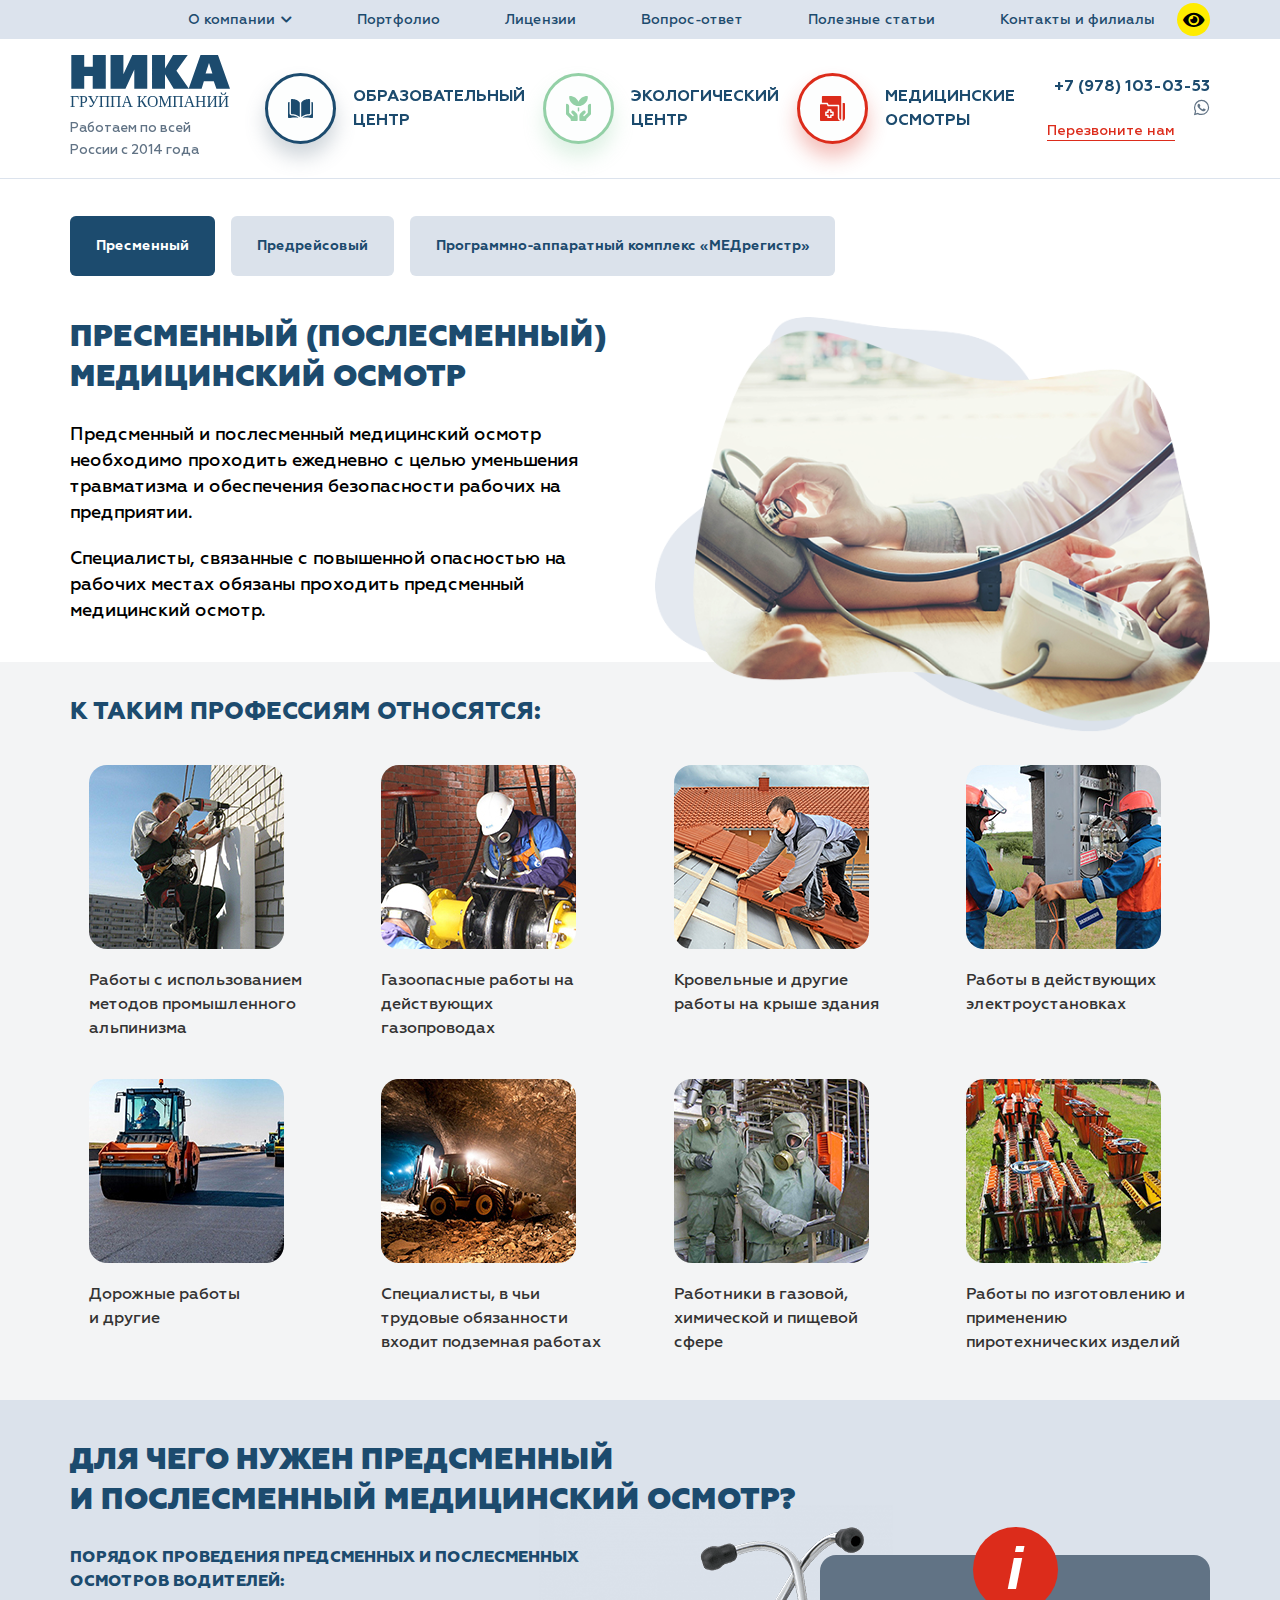
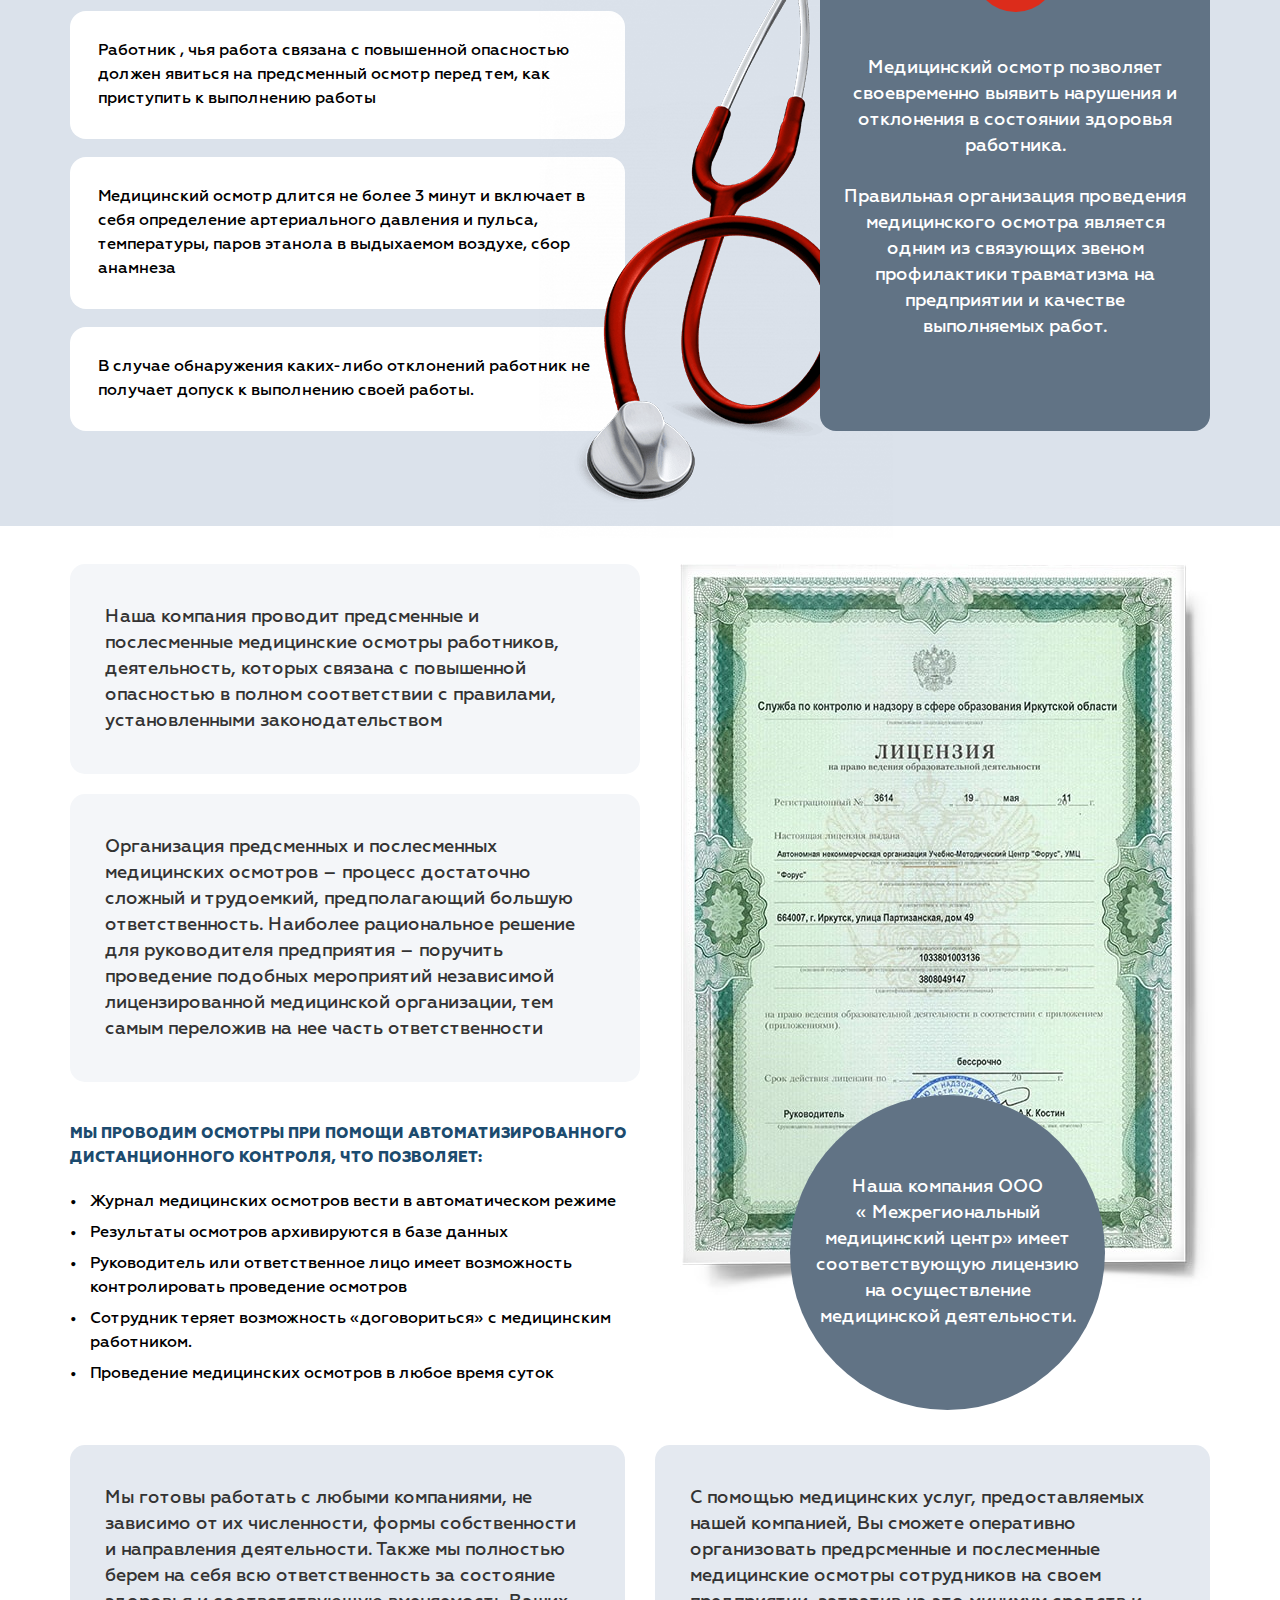
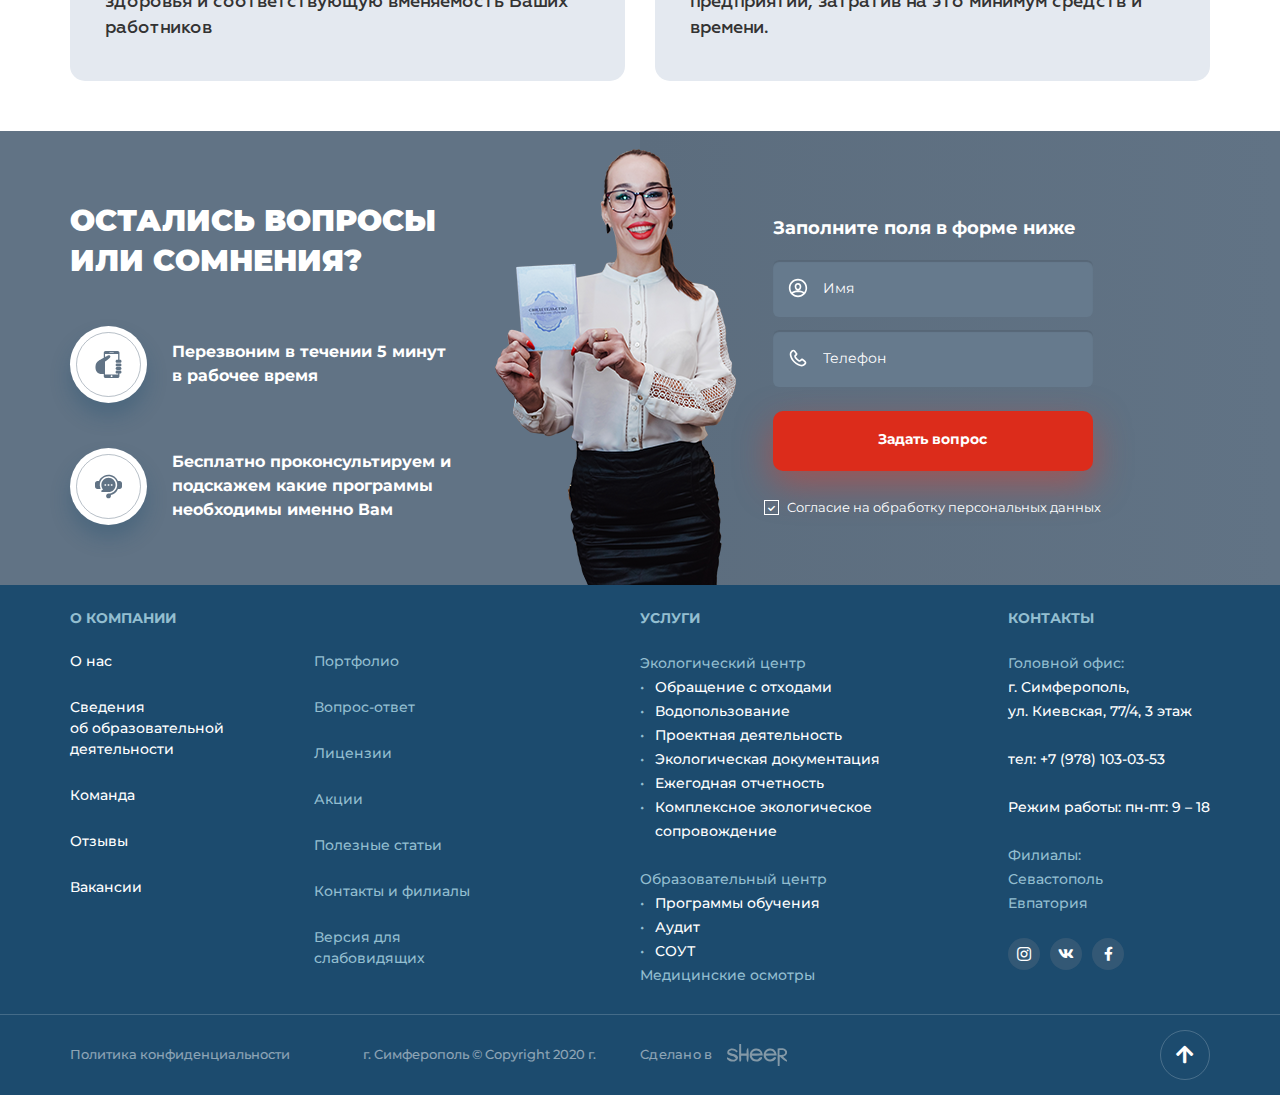
<file: examination.html>
<!DOCTYPE html>
<!--[if lt IE 7]><html lang="ru" class="lt-ie9 lt-ie8 lt-ie7"><![endif]-->
<!--[if IE 7]><html lang="ru" class="lt-ie9 lt-ie8"><![endif]-->
<!--[if IE 8]><html lang="ru" class="lt-ie9"><![endif]-->
<!--[if gt IE 8]><!-->
<html lang="ru">
<!--<![endif]-->
<head>
	<meta charset="utf-8" />
	<title>Заголовок</title>
	<meta name="description" content="" />
	<meta http-equiv="X-UA-Compatible" content="IE=edge" />
	<meta name="viewport" content="width=device-width, initial-scale=1.0" />
	<link rel="shortcut icon" href="favicon.png" />
	<link rel="stylesheet" href="libs/bootstrap/bootstrap-grid.css" />
	<link rel="stylesheet" href="libs/fontawesome-free-5.12.0-web/css/all.min.css" />
	<link rel="stylesheet" href="libs/animate/animate.min.css" />
	<link rel="stylesheet" href="libs/fancybox/jquery.fancybox.css" />
	<link rel="stylesheet" href="libs/slick-1.5.9/slick/slick.css" />
	<link rel="stylesheet" href="libs/slick-1.5.9/slick/slick-theme.css" />
	<link rel="stylesheet" href="css/fonts.css" />
	<link rel="stylesheet" href="css/main.css?ver=1.101" />
	<link rel="stylesheet" href="css/media.css?ver=1.101" />
</head>
<body>

	<div class="wrapper wrapper_page"> 

		<header class="header default">
			<div class="header__top">
				<div class="container container_big">
					<div class="header__wrap">
						<ul class="menu">
							<li class="has_child">
								<a href="#">О компании <i class="fas fa-chevron-down"></i></a>
								<ul>
									<li><a href="#">О нас</a></li>
									<li><a href="#">Сведения об образовательной деятельности</a></li>
									<li><a href="#">Команда</a></li>
									<li><a href="#">Отзывы</a></li>
									<li><a href="#">Вакансии</a></li>
								</ul>
							</li>
							<li><a href="#">Портфолио</a></li>
							<li><a href="#">Лицензии</a></li>
							<li><a href="#">Вопрос-ответ</a></li>
							<li><a href="#">Полезные статьи</a></li>
							<li><a href="#">Контакты и филиалы</a></li>
						</ul>
						<a href="#" class="btn-eye"><i class="fas fa-eye"></i></a>
					</div>
					<div class="menu-mob">
						<div class="header__location">
							<p>г. Симферополь, ул. Киевская, 77/4, 3 этаж, офис, 320, 315</p> 
							<p>пн-пт с 9:00 до 18:00</p>
						</div>
						<a href="tel:+79781030353" class="phone-main">+7 (978) 103-03-53</a>
						<a href="#" class="btn-social"><i class="fab fa-whatsapp"></i></a>
						<br>
						<a href="#callback" class="link-block fancybox">Перезвоните нам</a>
					</div>
				</div>
			</div>
			<div class="header__bottom">
				<div class="container container_big">
					<div class="row align-items-center">
						<div class="col-lg-2 col-md-6 col-9">
							<div class="logo-wrap">
								<a href="#" class="logo">
									<img src="img/logo.svg" alt="alt">
								</a>
								<div class="logo-descr">Работаем по всей России с 2014 года</div>
							</div>
						</div>
						<div class="col-lg-8 hidden_tablet">
							<div class="items-billbord">
								<div class="item-billbord item-billbord_1">
									<div class="item-billbord__icon">
										<img src="img/ic_billbord1.svg" alt="alt">
										<img src="img/ic_billbord1_1.svg" alt="alt">
									</div>
									<a href="#" class="item-billbord__name">Образовательный <br>центр</a>
									<div class="menu-dropdown">
										<div class="row">
											<div class="col-lg-4">
												<div class="menu-dropdown__name">Обращение с отходами</div>
												<div class="list-dropdown">
													<ul>
														<li><a href="#"> Паспорта на отходы I-IV  классса опасности отхода</a></li>
														<li><a href="#">Подтверждение V класса опасности отхода </a></li>
														<li><a href="#">Получение лицензии на обращение с отходами </a></li>
														<li><a href="#">Инвентаризация отходов</a></li>
														<li><a href="#">Утилизация и обработка опасных отходов </a></li>
														<li><a href="#">Охрана атмосферного воздуха </a></li>
														<li><a href="#">Разработка паспорта на газоочистное и вентиляционное оборудование </a></li>
														<li><a href="#">Инвентаризация источников выбросов </a></li>
														<li><a href="#">Постановка НВОС </a></li>
													</ul>
												</div>
												<div class="menu-dropdown__name">Водопользование</div>
												<div class="list-dropdown">
													<ul>
														<li><a href="#">Получение лицензии на недропользование (скважины) </a></li>
														<li><a href="#">Получение решений и заключения договоров на пользование акваторией водных объектов </a></li>
														<li><a href="#">Декларация сточных вод </a></li>
													</ul>
												</div>
											</div>
											<div class="col-lg-4 col_pr">
												<div class="menu-dropdown__name">Проектная деятельность</div>
												<div class="list-dropdown">
													<ul>
														<li><a href="#">Проект зоны санитарной охраны ЗСО (под ключ/частично) </a></li>
														<li><a href="#">Проект санитарной защитной зоны СЗЗ (под ключ/или частично) </a></li>
														<li><a href="#">Проект НМУ </a></li>
														<li><a href="#">Проект предельно допустимых выбросов ПДВ (под ключ/частично)</a></li>
														<li><a href="#">Проект нормативов образования отходов и лимитов на их размещение ПНЛООР </a></li>
													</ul>
												</div>
												<div class="menu-dropdown__name">Экологическая документация </div>
												<div class="list-dropdown">
													<ul>
														<li><a href="#">Журналы учета образования отхода (поквартально) </a></li>
														<li><a href="#">Инструкции по обращению с отходами </a></li>
														<li><a href="#">Декларация о количестве выпущенных товаров подлежащих утилизации после утраты потребительских свойств</a></li>
														<li><a href="#">Расчёт платы экологического сбора </a></li>
														<li><a href="#">Прграмма ПЭК</a></li>
													</ul>
												</div>
											</div>
											<div class="col-lg-4 pl_40">
												<div class="menu-dropdown__name">Ежегодная отчетность</div>
												<div class="list-dropdown">
													<ul>
														<li><a href="#">2тп отходы </a></li>
														<li><a href="#">2тп воздух </a></li>
														<li><a href="#">2тп водхоз </a></li>
														<li><a href="#">Подача сведений в региональный кадастр отхода</a></li>
														<li><a href="#">Декларация НВОС</a></li>
														<li><a href="#">Отчёт об организации и о результатах осуществления ПЭК</a></li>
														<li><a href="#">Отчёт по формам 3.1  3.2  3.3</a></li>
														<li><a href="#">Отчёт по формам 6.1 6.2 6.3</a></li>
														<li><a href="#">Форма 4ос</a></li>
													</ul>
												</div>
												<div class="menu-dropdown__name">Комплексное экологическое сопровождение</div>
												<div class="list-dropdown">
													<ul>
														<li><a href="#">Бесплатный аудит </a></li>
														<li><a href="#">Инженерные экологические изыскания</a></li>
													</ul>
												</div>
											</div>
										</div>
									</div>
								</div>
								<div class="item-billbord item-billbord_2">
									<div class="item-billbord__icon">
										<img src="img/ic_billbord2.svg" alt="alt">
										<img src="img/ic_billbord2_1.svg" alt="alt">
									</div>
									<a href="#" class="item-billbord__name">Экологический <br>центр</a>
									<div class="menu-dropdown">
										<div class="row">
											<div class="col-lg-4">
												<div class="menu-dropdown__name">Обращение с отходами</div>
												<div class="list-dropdown">
													<ul>
														<li><a href="#"> Паспорта на отходы I-IV  классса опасности отхода</a></li>
														<li><a href="#">Подтверждение V класса опасности отхода </a></li>
														<li><a href="#">Получение лицензии на обращение с отходами </a></li>
														<li><a href="#">Инвентаризация отходов</a></li>
														<li><a href="#">Утилизация и обработка опасных отходов </a></li>
														<li><a href="#">Охрана атмосферного воздуха </a></li>
														<li><a href="#">Разработка паспорта на газоочистное и вентиляционное оборудование </a></li>
														<li><a href="#">Инвентаризация источников выбросов </a></li>
														<li><a href="#">Постановка НВОС </a></li>
													</ul>
												</div>
												<div class="menu-dropdown__name">Водопользование</div>
												<div class="list-dropdown">
													<ul>
														<li><a href="#">Получение лицензии на недропользование (скважины) </a></li>
														<li><a href="#">Получение решений и заключения договоров на пользование акваторией водных объектов </a></li>
														<li><a href="#">Декларация сточных вод </a></li>
													</ul>
												</div>
											</div>
											<div class="col-lg-4 col_pr">
												<div class="menu-dropdown__name">Проектная деятельность</div>
												<div class="list-dropdown">
													<ul>
														<li><a href="#">Проект зоны санитарной охраны ЗСО (под ключ/частично) </a></li>
														<li><a href="#">Проект санитарной защитной зоны СЗЗ (под ключ/или частично) </a></li>
														<li><a href="#">Проект НМУ </a></li>
														<li><a href="#">Проект предельно допустимых выбросов ПДВ (под ключ/частично)</a></li>
														<li><a href="#">Проект нормативов образования отходов и лимитов на их размещение ПНЛООР </a></li>
													</ul>
												</div>
												<div class="menu-dropdown__name">Экологическая документация </div>
												<div class="list-dropdown">
													<ul>
														<li><a href="#">Журналы учета образования отхода (поквартально) </a></li>
														<li><a href="#">Инструкции по обращению с отходами </a></li>
														<li><a href="#">Декларация о количестве выпущенных товаров подлежащих утилизации после утраты потребительских свойств</a></li>
														<li><a href="#">Расчёт платы экологического сбора </a></li>
														<li><a href="#">Прграмма ПЭК</a></li>
													</ul>
												</div>
											</div>
											<div class="col-lg-4 pl_40">
												<div class="menu-dropdown__name">Ежегодная отчетность</div>
												<div class="list-dropdown">
													<ul>
														<li><a href="#">2тп отходы </a></li>
														<li><a href="#">2тп воздух </a></li>
														<li><a href="#">2тп водхоз </a></li>
														<li><a href="#">Подача сведений в региональный кадастр отхода</a></li>
														<li><a href="#">Декларация НВОС</a></li>
														<li><a href="#">Отчёт об организации и о результатах осуществления ПЭК</a></li>
														<li><a href="#">Отчёт по формам 3.1  3.2  3.3</a></li>
														<li><a href="#">Отчёт по формам 6.1 6.2 6.3</a></li>
														<li><a href="#">Форма 4ос</a></li>
													</ul>
												</div>
												<div class="menu-dropdown__name">Комплексное экологическое сопровождение</div>
												<div class="list-dropdown">
													<ul>
														<li><a href="#">Бесплатный аудит </a></li>
														<li><a href="#">Инженерные экологические изыскания</a></li>
													</ul>
												</div>
											</div>
										</div>
									</div>
								</div>
								<div class="item-billbord item-billbord_3">
									<div class="item-billbord__icon">
										<img src="img/ic_billbord3.svg" alt="alt">
										<img src="img/ic_billbord3_1.svg" alt="alt">
									</div>
									<a href="#" class="item-billbord__name">Медицинские <br>осмотры</a>
									<div class="menu-dropdown">
										<div class="row">
											<div class="col-lg-4">
												<div class="menu-dropdown__name">Обращение с отходами</div>
												<div class="list-dropdown">
													<ul>
														<li><a href="#"> Паспорта на отходы I-IV  классса опасности отхода</a></li>
														<li><a href="#">Подтверждение V класса опасности отхода </a></li>
														<li><a href="#">Получение лицензии на обращение с отходами </a></li>
														<li><a href="#">Инвентаризация отходов</a></li>
														<li><a href="#">Утилизация и обработка опасных отходов </a></li>
														<li><a href="#">Охрана атмосферного воздуха </a></li>
														<li><a href="#">Разработка паспорта на газоочистное и вентиляционное оборудование </a></li>
														<li><a href="#">Инвентаризация источников выбросов </a></li>
														<li><a href="#">Постановка НВОС </a></li>
													</ul>
												</div>
												<div class="menu-dropdown__name">Водопользование</div>
												<div class="list-dropdown">
													<ul>
														<li><a href="#">Получение лицензии на недропользование (скважины) </a></li>
														<li><a href="#">Получение решений и заключения договоров на пользование акваторией водных объектов </a></li>
														<li><a href="#">Декларация сточных вод </a></li>
													</ul>
												</div>
											</div>
											<div class="col-lg-4 col_pr">
												<div class="menu-dropdown__name">Проектная деятельность</div>
												<div class="list-dropdown">
													<ul>
														<li><a href="#">Проект зоны санитарной охраны ЗСО (под ключ/частично) </a></li>
														<li><a href="#">Проект санитарной защитной зоны СЗЗ (под ключ/или частично) </a></li>
														<li><a href="#">Проект НМУ </a></li>
														<li><a href="#">Проект предельно допустимых выбросов ПДВ (под ключ/частично)</a></li>
														<li><a href="#">Проект нормативов образования отходов и лимитов на их размещение ПНЛООР </a></li>
													</ul>
												</div>
												<div class="menu-dropdown__name">Экологическая документация </div>
												<div class="list-dropdown">
													<ul>
														<li><a href="#">Журналы учета образования отхода (поквартально) </a></li>
														<li><a href="#">Инструкции по обращению с отходами </a></li>
														<li><a href="#">Декларация о количестве выпущенных товаров подлежащих утилизации после утраты потребительских свойств</a></li>
														<li><a href="#">Расчёт платы экологического сбора </a></li>
														<li><a href="#">Прграмма ПЭК</a></li>
													</ul>
												</div>
											</div>
											<div class="col-lg-4 pl_40">
												<div class="menu-dropdown__name">Ежегодная отчетность</div>
												<div class="list-dropdown">
													<ul>
														<li><a href="#">2тп отходы </a></li>
														<li><a href="#">2тп воздух </a></li>
														<li><a href="#">2тп водхоз </a></li>
														<li><a href="#">Подача сведений в региональный кадастр отхода</a></li>
														<li><a href="#">Декларация НВОС</a></li>
														<li><a href="#">Отчёт об организации и о результатах осуществления ПЭК</a></li>
														<li><a href="#">Отчёт по формам 3.1  3.2  3.3</a></li>
														<li><a href="#">Отчёт по формам 6.1 6.2 6.3</a></li>
														<li><a href="#">Форма 4ос</a></li>
													</ul>
												</div>
												<div class="menu-dropdown__name">Комплексное экологическое сопровождение</div>
												<div class="list-dropdown">
													<ul>
														<li><a href="#">Бесплатный аудит </a></li>
														<li><a href="#">Инженерные экологические изыскания</a></li>
													</ul>
												</div>
											</div>
										</div>
									</div>
								</div>
							</div>
						</div>
						<div class="col-lg-2 col-md-6 col-3 right_head">
							<div class="header__right">
								<a href="tel:+79781030353" class="phone-main"><i class="fas fa-phone-alt"></i>+7 (978) 103-03-53</a>
								<a href="#" class="btn-social"><i class="fab fa-whatsapp"></i></a>
								<br>
								<a href="#callback" class="link-block fancybox">Перезвоните нам</a>
							</div>
							<span class="btn_nav">
								<span class='sandwich'>
									<span class='sw-topper'></span>
									<span class='sw-bottom'></span>
									<span class='sw-footer'></span>
								</span>
							</span>
						</div>
					</div>
				</div>
			</div>
		</header>

		<div class="examination">
			<div class="container">
				<ul class="tabs">
					<li class="active"><a href="#tab1">Пресменный</a></li>
					<li><a href="#tab2">Предрейсовый</a></li>
					<li><a href="#tab3">Программно-аппаратный комплекс «МЕДрегистр»</a></li>
				</ul>
				<div class="tab-container">
					<div class="tab-pane" id="tab1">
						<div class="row">
							<div class="col-lg-6">
								<div class="title-section">Пресменный  (послесменный)  медицинский   осмотр</div>
								<p>Предсменный и послесменный медицинский осмотр необходимо проходить ежедневно с целью уменьшения травматизма и обеспечения безопасности рабочих на предприятии.</p>
								<p>Специалисты, связанные с повышенной опасностью на рабочих местах обязаны проходить предсменный медицинский осмотр.</p>
							</div>
							<div class="col-lg-6">
								<div class="examination__image">
									<img src="img/examination1.png" alt="alt">
								</div>
							</div>
						</div>
					</div>
					<div class="tab-pane" id="tab2">
						<div class="row">
							<div class="col-lg-6">
								<div class="title-section">Пресменный  (послесменный)  медицинский   осмотр</div>
								<p>Предсменный и послесменный медицинский осмотр необходимо проходить ежедневно с целью уменьшения травматизма и обеспечения безопасности рабочих на предприятии.</p>
								<p>Специалисты, связанные с повышенной опасностью на рабочих местах обязаны проходить предсменный медицинский осмотр.</p>
							</div>
							<div class="col-lg-6">
								<div class="examination__image">
									<img src="img/examination1.png" alt="alt">
								</div>
							</div>
						</div>
					</div>
					<div class="tab-pane" id="tab3">
						<div class="row">
							<div class="col-lg-6">
								<div class="title-section">Пресменный  (послесменный)  медицинский   осмотр</div>
								<p>Предсменный и послесменный медицинский осмотр необходимо проходить ежедневно с целью уменьшения травматизма и обеспечения безопасности рабочих на предприятии.</p>
								<p>Специалисты, связанные с повышенной опасностью на рабочих местах обязаны проходить предсменный медицинский осмотр.</p>
							</div>
							<div class="col-lg-6">
								<div class="examination__image">
									<img src="img/examination1.png" alt="alt">
								</div>
							</div>
						</div>
					</div>
				</div>
			</div>
		</div>

		<div class="professions">
			<div class="container">
				<div class="title-page">К таким профессиям относятся:</div>
				<div class="row row_professions">
					<div class="col-lg-3 col-6">
						<div class="item-profession">
							<div class="item-profession__image">
								<img src="img/profession1.jpg" alt="alt">
							</div>
							<p>Работы с использованием методов промышленного альпинизма</p>
						</div>
					</div>
					<div class="col-lg-3 col-6">
						<div class="item-profession">
							<div class="item-profession__image">
								<img src="img/profession2.jpg" alt="alt">
							</div>
							<p>Газоопасные работы на действующих газопроводах</p>
						</div>
					</div>
					<div class="col-lg-3 col-6">
						<div class="item-profession">
							<div class="item-profession__image">
								<img src="img/profession3.jpg" alt="alt">
							</div>
							<p>Кровельные и другие работы на крыше здания</p>
						</div>
					</div>
					<div class="col-lg-3 col-6">
						<div class="item-profession">
							<div class="item-profession__image">
								<img src="img/profession4.jpg" alt="alt">
							</div>
							<p>Работы в действующих электроустановках</p>
						</div>
					</div>
					<div class="col-lg-3 col-6">
						<div class="item-profession">
							<div class="item-profession__image">
								<img src="img/profession5.jpg" alt="alt">
							</div>
							<p>Дорожные работы <br>и другие</p>
						</div>
					</div>
					<div class="col-lg-3 col-6">
						<div class="item-profession">
							<div class="item-profession__image">
								<img src="img/profession6.jpg" alt="alt">
							</div>
							<p>Специалисты, в чьи трудовые обязанности входит подземная работах</p>
						</div>
					</div>
					<div class="col-lg-3 col-6">
						<div class="item-profession">
							<div class="item-profession__image">
								<img src="img/profession7.jpg" alt="alt">
							</div>
							<p>Работники в газовой, химической и пищевой сфере</p>
						</div>
					</div>
					<div class="col-lg-3 col-6">
						<div class="item-profession">
							<div class="item-profession__image">
								<img src="img/profession8.jpg" alt="alt">
							</div>
							<p>Работы по изготовлению и применению пиротехнических изделий</p>
						</div>
					</div>
				</div>
			</div>
		</div>

		<div class="examination-destiny">
			<div class="container">
				<div class="title-section">Для чего нужен предсменный  <br>и послесменный медицинский осмотр?</div>
				
				<div class="row">
					<div class="col-lg-6">
						<div class="descr-title">Порядок проведения предсменных и послесменных осмотров водителей:</div>
						<div class="destiny-block">
							<p>Работник , чья работа связана с повышенной опасностью должен явиться на предсменный  осмотр перед тем, как приступить к выполнению работы</p>
						</div>
						<div class="destiny-block">
							<p>Медицинский осмотр длится не более 3 минут и включает в себя определение артериального давления и пульса, температуры, паров этанола в выдыхаемом воздухе, сбор анамнеза</p>
						</div>
						<div class="destiny-block">
							<p>В случае обнаружения каких-либо отклонений работник не получает допуск к выполнению своей работы.</p>
						</div>
					</div>
					<div class="col-lg-6 destiny-right">
						<div class="destiny-image">
							<img src="img/destiny1.png" alt="alt">
						</div>
						<div class="destiny-info">
							
							<div class="destiny-info__icon">i</div>
							<p>Медицинский осмотр позволяет своевременно выявить нарушения и отклонения в состоянии здоровья работника. </p>
							<p>Правильная организация проведения медицинского осмотра является одним из связующих звеном профилактики травматизма на предприятии и качестве выполняемых работ.</p>
						</div>
					</div>
				</div>
			</div>
		</div>

		<div class="about-examination">
			<div class="container">
				<div class="row">
					<div class="col-lg-6 col_pr">
						<div class="item-text item-text_simple">
							<p>Наша компания проводит предсменные и послесменные медицинские осмотры работников, деятельность, которых связана с повышенной опасностью в полном соответствии с правилами, установленными  законодательством</p>
						</div>
						<div class="item-text item-text_simple">
							<p>Организация предсменных и послесменных медицинских осмотров – процесс достаточно сложный и трудоемкий, предполагающий большую ответственность. Наиболее рациональное решение для руководителя предприятия – поручить проведение подобных мероприятий независимой лицензированной медицинской организации, тем самым переложив на нее часть ответственности</p>
						</div>
						<div class="descr-title">Мы проводим осмотры при  помощи автоматизированного дистанционного контроля, что позволяет:</div>
						<ul>
							<li>Журнал медицинских осмотров вести в автоматическом режиме</li>
							<li>Результаты осмотров архивируются в базе данных</li>
							<li> Руководитель или ответственное лицо имеет возможность контролировать проведение осмотров</li>
							<li>Сотрудник теряет возможность «договориться» с медицинским работником.</li>
							<li> Проведение медицинских осмотров в любое время суток</li>
						</ul>
					</div>
					<div class="col-lg-6">
						<div class="sertificat-examination">
							<img src="img/examination_sertificat1.jpg" alt="alt">
							<div class="sertificat-examination__text">
								<p>Наша компания ООО <br>« Межрегиональный  медицинский центр» имеет соответствующую лицензию на осуществление медицинской деятельности.</p>
							</div>
						</div>
					</div>
				</div>
				<div class="row row_text">
					<div class="col-md-6">
						<div class="item-text">
							<p>Мы готовы работать с любыми компаниями, не зависимо от их численности, формы собственности и направления деятельности. Также мы полностью берем на себя всю ответственность за состояние здоровья и соответствующую вменяемость Ваших работников</p>
						</div>
					</div>
					<div class="col-md-6">
						<div class="item-text">
							<p>С помощью медицинских услуг, предоставляемых нашей компанией, Вы сможете оперативно организовать предрсменные и послесменные медицинские осмотры сотрудников на своем предприятии, затратив на это минимум средств и времени.</p>
						</div>
					</div>
				</div>
			</div>
		</div>

		<div class="calculation calculation_ask">
			<div class="container">
				<div class="row">
					<div class="col-lg-6 calculation_left">
						<div class="title-section">Остались вопросы или сомнения?</div>
						<div class="item-calculation">
							<div class="item-calculation__icon">
								<img src="img/ic_calc1.svg" alt="alt">
							</div>
							<p>Перезвоним в течении 5 минут в рабочее время</p>
						</div>
						<div class="item-calculation">
							<div class="item-calculation__icon">
								<img src="img/ic_calc4.svg" alt="alt">
							</div>
							<p>Бесплатно проконсультируем и подскажем какие программы необходимы именно Вам</p>
						</div>
					</div>
					<div class="col-lg-6">
						<div class="calculation_ask__image">
							<img src="img/ask_calculation2.png" alt="alt">
						</div>
						<div class="form-block">
							<div class="form-block__title">Заполните поля в форме ниже</div>
							<form>
								<div class="item-form">
									<div class="item-form__icon">
										<img src="img/ic_user.svg" alt="alt">
									</div>
									<input type="text" placeholder="Имя" required="required">
								</div>
								<div class="item-form">
									<div class="item-form__icon">
										<img src="img/ic_phone.svg" alt="alt">
									</div>
									<input type="text" placeholder="Телефон" class="input-phone" required="required">
								</div>
								<button class="btn-main" type="submit">Задать вопрос</button>
								<div class="checkbox-wrap">
									<div class="checkbox">
										<label>
											<input type="checkbox" required="required" checked="checked" />
											<span>Согласие на обработку персональных данных</span>
										</label>
									</div>
								</div>
							</form>
						</div>
					</div>
				</div>
			</div>
		</div>

		<footer class="footer">
			<div class="container">
				<div class="row">
					<div class="col-lg-6">
						<div class="title-footer">О компании <i class="far fa-plus"></i></div>
						<div class="content-footer">
							<div class="row">
								<div class="col-md-5">
									<ul class="nav-footer">
										<li><a href="#">О нас</a></li>
										<li><a href="#">Сведения <br>об образовательной деятельности</a></li>
										<li><a href="#">Команда</a></li>
										<li><a href="#">Отзывы</a></li>
										<li><a href="#">Вакансии</a></li>
									</ul>
								</div>
								<div class="col-md-7">
									<ul class="nav-footer nav-footer_page">
										<li><a href="#">Портфолио</a></li>
										<li><a href="#">Вопрос-ответ</a></li>
										<li><a href="#">Лицензии</a></li>
										<li><a href="#">Акции</a></li>
										<li><a href="#">Полезные статьи</a></li>
										<li><a href="#">Контакты и филиалы</a></li>
										<li><a href="#">Версия для слабовидящих</a></li>
									</ul>
								</div>
							</div>
						</div>
					</div>
					<div class="col-lg-3 col-md-6 footer__services">
						<div class="title-footer">услуги <i class="far fa-plus"></i></div>
						<div class="content-footer">
							<a href="#" class="descr-footer">Экологический центр</a>
							<ul class="list-footer">
								<li>Обращение с отходами</li>
								<li>Водопользование</li>
								<li>Проектная деятельность</li>
								<li>Экологическая документация</li>
								<li>Ежегодная отчетность</li>
								<li>Комплексное экологическое сопровождение</li>
							</ul>
							<br>
							<a href="#" class="descr-footer">Образовательный центр</a>
							<ul class="list-footer">
								<li>Программы обучения</li>
								<li>Аудит</li>
								<li>СОУТ</li>
							</ul>
							<a href="#" class="descr-footer">Медицинские осмотры</a>
						</div>
					</div>
					<div class="col-lg-3 col-md-6 footer__right">
						<div class="footer-content-right">
							<div class="title-footer">контакты <i class="far fa-plus"></i></div>
							<div class="content-footer">
								<div class="descr-footer">Головной офис:</div>
								<p>г. Симферополь, </p>
								<p>ул. Киевская, 77/4, 3 этаж</p>
								<br>
								<p>тел: <a href="+79781030353">+7 (978) 103-03-53</a></p>
								<br>
								<p>Режим работы: пн-пт: 9 – 18</p>
								<br>
								<div class="descr-footer">Филиалы:</div>
								<a href="#" class="descr-footer">Севастополь</a>
								<br>
								<a href="#" class="descr-footer">Евпатория</a>
								<ul class="social-list">
									<li><a href="#"><i class="fab fa-instagram"></i></a></li>
									<li><a href="#"><i class="fab fa-vk"></i></a></li>
									<li><a href="#"><i class="fab fa-facebook-f"></i></a></li>
								</ul>
							</div>
						</div>
					</div>
				</div>
			</div>
			<div class="footer__bottom">
				<div class="container">
					<div class="row align-items-center">
						<div class="col-lg-3 col-sm-6 col_pr">
							<a href="#" class="footer__link">Политика конфиденциальности</a>
						</div>
						<div class="col-lg-3 col-sm-6 col_copyright">
							<p>г. Симферополь © Copyright  2020 г.</p>
						</div>
						<div class="col-lg-3 col-sm-6 col_pl">
							<div class="create">Сделано в <img src="img/copy.svg" alt="alt"></div>
						</div>
						<div class="col-lg-3 col-sm-6 align_right">
							<a href="#" class="btn_top default"><i class="fa fa-arrow-up"></i></a>
						</div>
					</div>
				</div>
			</div>
		</footer>
		
	</div>

	<div id="callback" class="modal-block">
		<div class="modal-wrap">
			<div class="title-modal">Обратный звонок</div>
			<form>
				<div class="item-form">
					<div class="item-form__icon">
						<img src="img/ic_user.svg" alt="alt">
					</div>
					<input type="text" placeholder="Имя" required="required">
				</div>
				<div class="item-form">
					<div class="item-form__icon">
						<img src="img/ic_phone.svg" alt="alt">
					</div>
					<input type="text" placeholder="Телефон" class="input-phone" required="required">
				</div>
				<button class="btn-main" type="submit">Заказать звонок</button>
				<div class="checkbox-wrap">
					<div class="checkbox">
						<label>
							<input type="checkbox" required="required" checked="checked" />
							<span>Согласие на обработку персональных данных</span>
						</label>
					</div>
				</div>
			</form>
		</div>
	</div>

	<!--[if lt IE 9]>
	<script src="libs/html5shiv/es5-shim.min.js"></script>
	<script src="libs/html5shiv/html5shiv.min.js"></script>
	<script src="libs/html5shiv/html5shiv-printshiv.min.js"></script>
	<script src="libs/respond/respond.min.js"></script>
<![endif]-->
<script src="libs/jquery/jquery-1.11.1.min.js"></script>
<script src="libs/jquery-mousewheel/jquery.mousewheel.min.js"></script>
<script src="libs/mask/jquery.maskedinput.js"></script>	
<script src="libs/fancybox/jquery.fancybox.pack.js"></script>
<script src="libs/slick-1.5.9/slick/slick.min.js"></script>
<script src="libs/animate/wow.min.js"></script>
<script src="libs/animate/animate-css.js"></script>
<script src="libs/scroll2id/PageScroll2id.min.js"></script>
<script src="libs/jQueryFormStyler-master/jquery.formstyler.min.js"></script>
<script src="js/common.js?ver=1.101"></script>
<!-- Yandex.Metrika counter --><!-- /Yandex.Metrika counter -->
<!-- Google Analytics counter --><!-- /Google Analytics counter -->
</body>
</html>
</file>
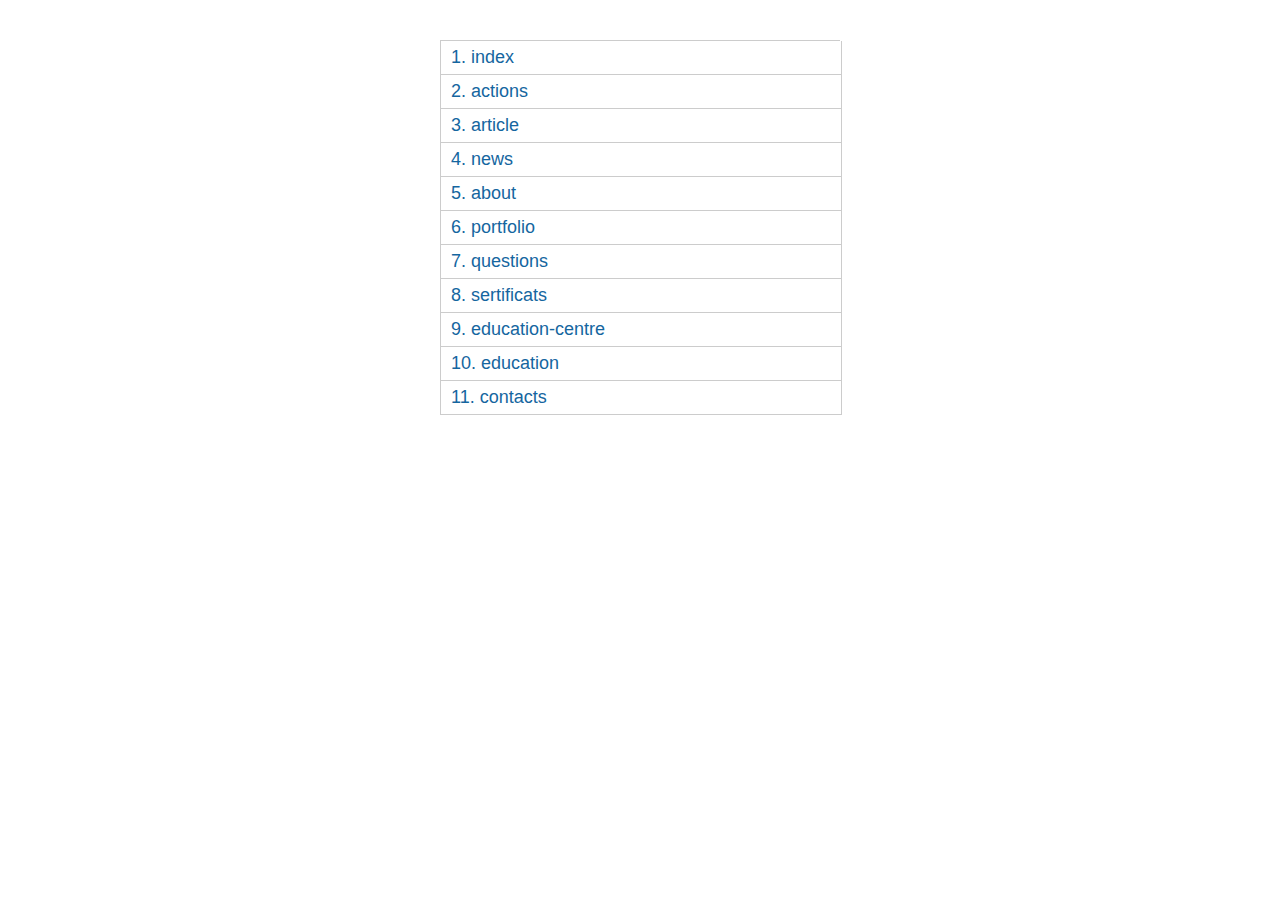
<file: map.html>
<!DOCTYPE html>
<!--[if lt IE 7]><html lang="ru" class="lt-ie9 lt-ie8 lt-ie7"><![endif]-->
<!--[if IE 7]><html lang="ru" class="lt-ie9 lt-ie8"><![endif]-->
<!--[if IE 8]><html lang="ru" class="lt-ie9"><![endif]-->
<!--[if gt IE 8]><!-->
<html lang="ru">
<!--<![endif]-->
<head>
	<meta charset="utf-8" />
	<title>Заголовок</title>
	<meta name="description" content="" />
	<meta http-equiv="X-UA-Compatible" content="IE=edge" />
	<meta name="viewport" content="width=device-width, initial-scale=1.0" />
</head>
<body>

	<div class="wrapper">
		<div class="count_pages">
			<ul> 
				<li><a href="index.html" target="_blanck">index</a></li>
				<li><a href="actions.html" target="_blanck">actions</a></li>			
				<li><a href="article.html" target="_blanck">article</a></li>
				<li><a href="news.html" target="_blanck">news</a></li>
				<li><a href="about.html" target="_blanck">about</a></li>
				<li><a href="portfolio.html" target="_blanck">portfolio</a></li>
				<li><a href="questions.html" target="_blanck">questions</a></li>
				<li><a href="sertificats.html" target="_blanck">sertificats</a></li>
				<li><a href="education-сentre.html" target="_blanck">education-сentre</a></li>
				<li><a href="education.html" target="_blanck">education</a></li>
				<li><a href="contacts.html" target="_blanck">contacts</a></li>
			</ul>
		</div> 
	</div>

	<style>
		.count_pages a:before {
			counter-increment: list1;
			content: counter(list1) ". ";
		}
		.count_pages li {
			list-style: none;
			margin-bottom: 0px;
			border: 1px solid #ccc;
			border-top: none;
			width: 100%;
		}
		.count_pages {
			margin: 0;
			width: 400px;
			margin: auto;
			font-family: sans-serif;
			margin-top: 40px;
			max-width: 100%;
			border-top: 1px solid #ccc;
			counter-reset: list1;
			margin-bottom: 40px;
		}
		.count_pages ul {
			margin: 0;
			padding: 0;
		}
		.count_pages a {
			font-size: 18px;
			color: #15669F;
			text-decoration: none;
			display: block;
			padding: 6px 10px;
		}
	</style>
</body>
</html>
</file>
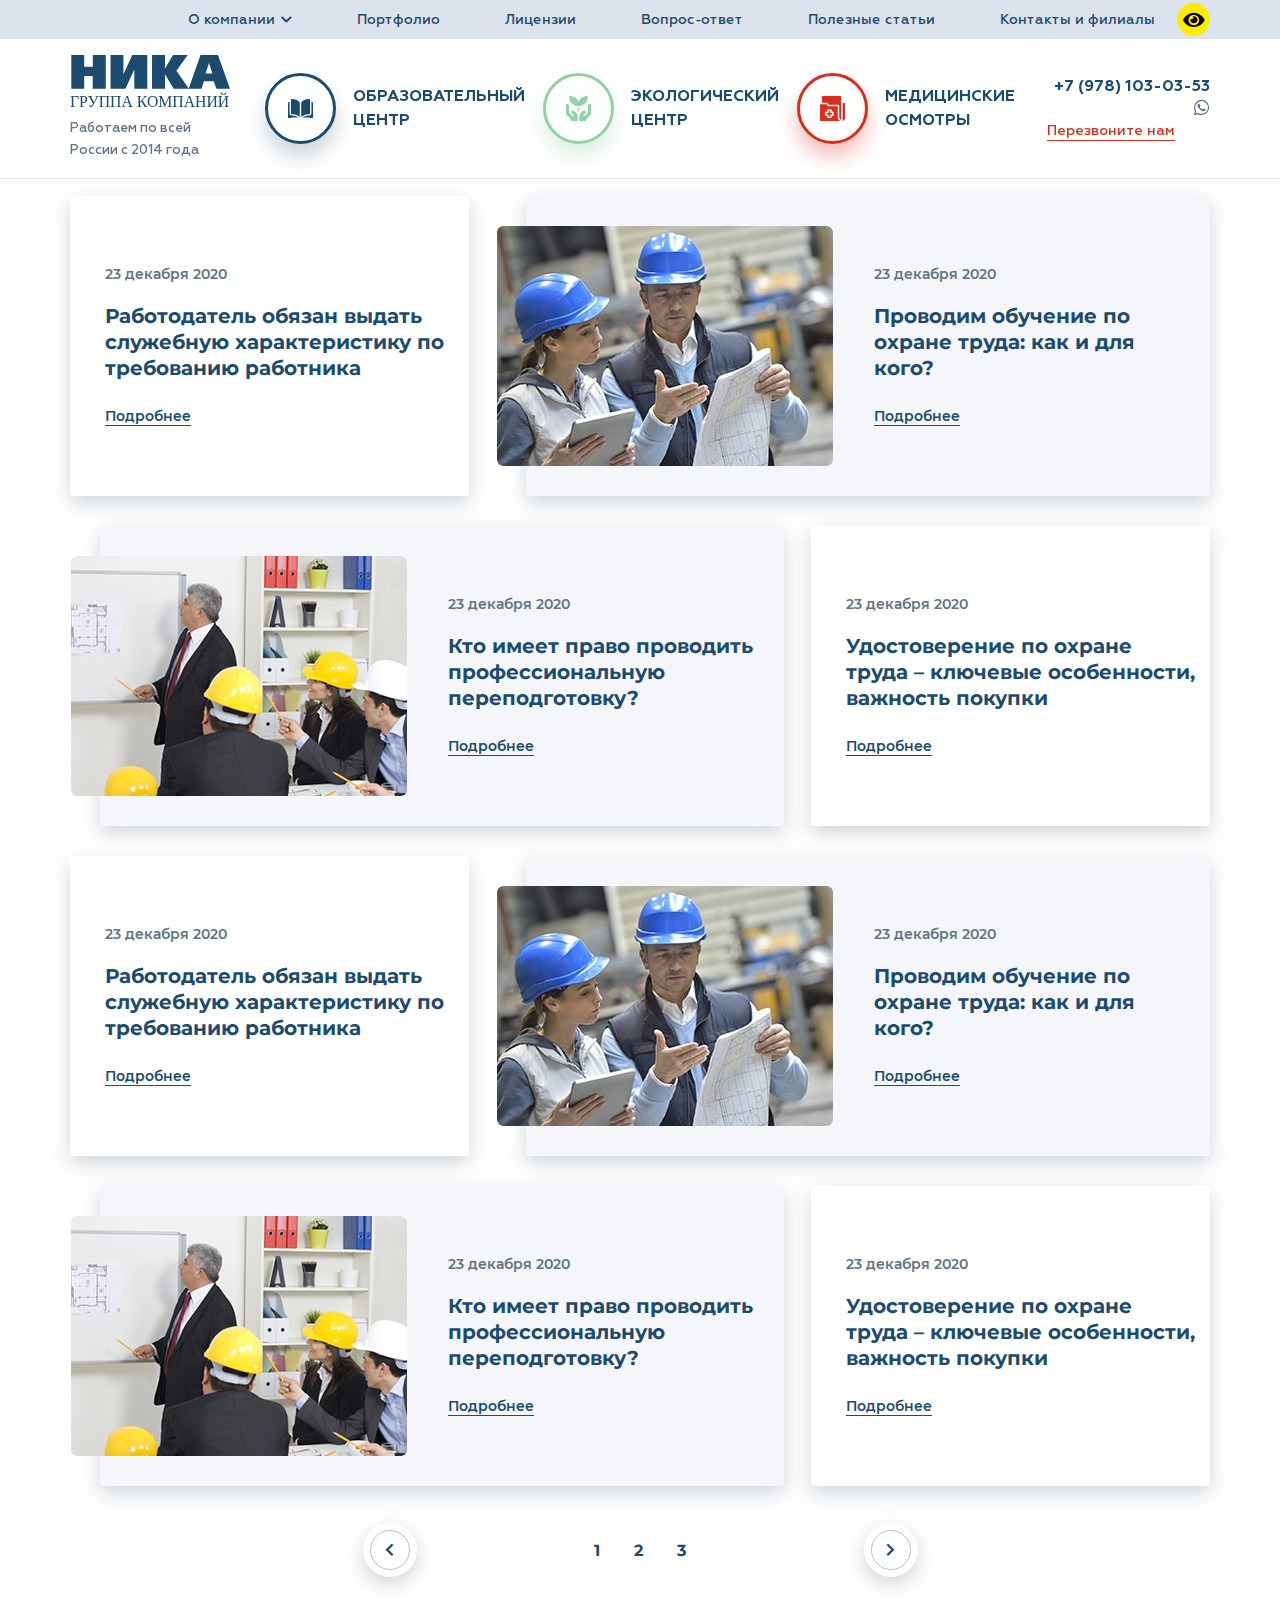
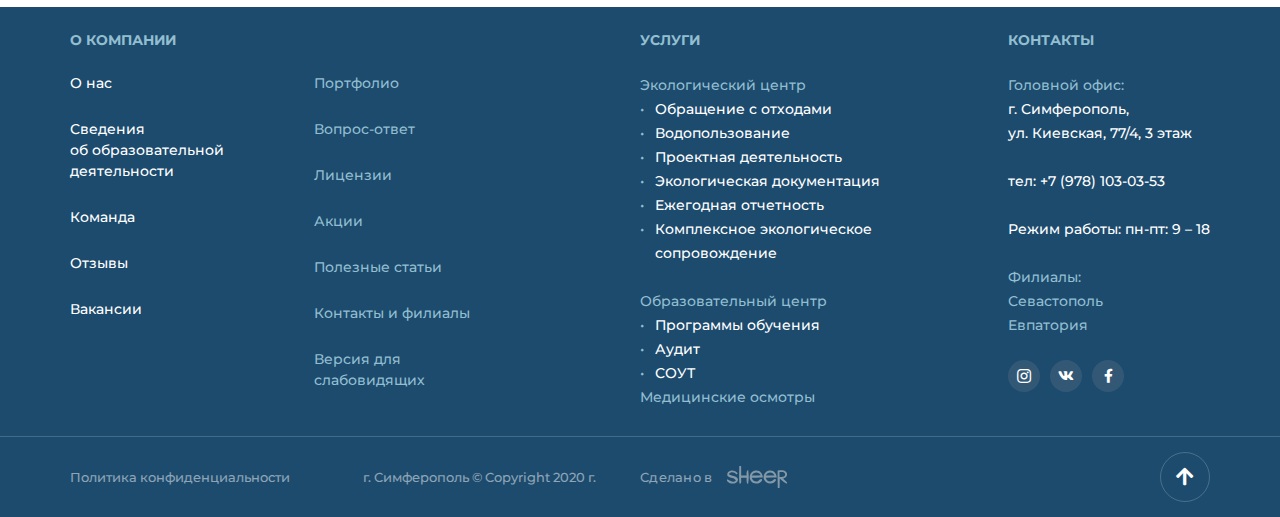
<file: news.html>
<!DOCTYPE html>
<!--[if lt IE 7]><html lang="ru" class="lt-ie9 lt-ie8 lt-ie7"><![endif]-->
<!--[if IE 7]><html lang="ru" class="lt-ie9 lt-ie8"><![endif]-->
<!--[if IE 8]><html lang="ru" class="lt-ie9"><![endif]-->
<!--[if gt IE 8]><!-->
<html lang="ru">
<!--<![endif]-->
<head>
	<meta charset="utf-8" />
	<title>Заголовок</title>
	<meta name="description" content="" />
	<meta http-equiv="X-UA-Compatible" content="IE=edge" />
	<meta name="viewport" content="width=device-width, initial-scale=1.0" />
	<link rel="shortcut icon" href="favicon.png" />
	<link rel="stylesheet" href="libs/bootstrap/bootstrap-grid.css" />
	<link rel="stylesheet" href="libs/fontawesome-free-5.12.0-web/css/all.min.css" />
	<link rel="stylesheet" href="libs/animate/animate.min.css" />
	<link rel="stylesheet" href="libs/fancybox/jquery.fancybox.css" />
	<link rel="stylesheet" href="libs/slick-1.5.9/slick/slick.css" />
	<link rel="stylesheet" href="libs/slick-1.5.9/slick/slick-theme.css" />
	<link rel="stylesheet" href="css/fonts.css" />
	<link rel="stylesheet" href="css/main.css?ver=1.28" />
	<link rel="stylesheet" href="css/media.css?ver=1.28" />
</head>
<body>

	<div class="wrapper wrapper_page">

		<header class="header default">
			<div class="header__top">
				<div class="container container_big">
					<div class="header__wrap">
						<ul class="menu">
							<li class="has_child">
								<a href="#">О компании <i class="fas fa-chevron-down"></i></a>
								<ul>
									<li><a href="#">О нас</a></li>
									<li><a href="#">Сведения об образовательной деятельности</a></li>
									<li><a href="#">Команда</a></li>
									<li><a href="#">Отзывы</a></li>
									<li><a href="#">Вакансии</a></li>
								</ul>
							</li>
							<li><a href="#">Портфолио</a></li>
							<li><a href="#">Лицензии</a></li>
							<li><a href="#">Вопрос-ответ</a></li>
							<li><a href="#">Полезные статьи</a></li>
							<li><a href="#">Контакты и филиалы</a></li>
						</ul>
						<a href="#" class="btn-eye"><i class="fas fa-eye"></i></a>
					</div>
					<div class="menu-mob">
						<div class="header__location">
							<p>г. Симферополь, ул. Киевская, 77/4, 3 этаж, офис, 320, 315</p> 
							<p>пн-пт с 9:00 до 18:00</p>
						</div>
						<a href="tel:+79781030353" class="phone-main">+7 (978) 103-03-53</a>
						<a href="#" class="btn-social"><i class="fab fa-whatsapp"></i></a>
						<br>
						<a href="#callback" class="link-block fancybox">Перезвоните нам</a>
					</div>
				</div>
			</div>
			<div class="header__bottom">
				<div class="container container_big">
					<div class="row align-items-center">
						<div class="col-lg-2 col-md-6 col-9">
							<div class="logo-wrap">
								<a href="#" class="logo">
									<img src="img/logo.svg" alt="alt">
								</a>
								<div class="logo-descr">Работаем по всей России с 2014 года</div>
							</div>
						</div>
						<div class="col-lg-8 hidden_tablet">
							<div class="items-billbord">
								<div class="item-billbord item-billbord_1">
									<div class="item-billbord__icon">
										<img src="img/ic_billbord1.svg" alt="alt">
										<img src="img/ic_billbord1_1.svg" alt="alt">
									</div>
									<a href="#" class="item-billbord__name">Образовательный <br>центр</a>
									<div class="menu-dropdown">
										<div class="row">
											<div class="col-lg-4">
												<div class="menu-dropdown__name">Обращение с отходами</div>
												<div class="list-dropdown">
													<ul>
														<li><a href="#"> Паспорта на отходы I-IV  классса опасности отхода</a></li>
														<li><a href="#">Подтверждение V класса опасности отхода </a></li>
														<li><a href="#">Получение лицензии на обращение с отходами </a></li>
														<li><a href="#">Инвентаризация отходов</a></li>
														<li><a href="#">Утилизация и обработка опасных отходов </a></li>
														<li><a href="#">Охрана атмосферного воздуха </a></li>
														<li><a href="#">Разработка паспорта на газоочистное и вентиляционное оборудование </a></li>
														<li><a href="#">Инвентаризация источников выбросов </a></li>
														<li><a href="#">Постановка НВОС </a></li>
													</ul>
												</div>
												<div class="menu-dropdown__name">Водопользование</div>
												<div class="list-dropdown">
													<ul>
														<li><a href="#">Получение лицензии на недропользование (скважины) </a></li>
														<li><a href="#">Получение решений и заключения договоров на пользование акваторией водных объектов </a></li>
														<li><a href="#">Декларация сточных вод </a></li>
													</ul>
												</div>
											</div>
											<div class="col-lg-4 col_pr">
												<div class="menu-dropdown__name">Проектная деятельность</div>
												<div class="list-dropdown">
													<ul>
														<li><a href="#">Проект зоны санитарной охраны ЗСО (под ключ/частично) </a></li>
														<li><a href="#">Проект санитарной защитной зоны СЗЗ (под ключ/или частично) </a></li>
														<li><a href="#">Проект НМУ </a></li>
														<li><a href="#">Проект предельно допустимых выбросов ПДВ (под ключ/частично)</a></li>
														<li><a href="#">Проект нормативов образования отходов и лимитов на их размещение ПНЛООР </a></li>
													</ul>
												</div>
												<div class="menu-dropdown__name">Экологическая документация </div>
												<div class="list-dropdown">
													<ul>
														<li><a href="#">Журналы учета образования отхода (поквартально) </a></li>
														<li><a href="#">Инструкции по обращению с отходами </a></li>
														<li><a href="#">Декларация о количестве выпущенных товаров подлежащих утилизации после утраты потребительских свойств</a></li>
														<li><a href="#">Расчёт платы экологического сбора </a></li>
														<li><a href="#">Прграмма ПЭК</a></li>
													</ul>
												</div>
											</div>
											<div class="col-lg-4 pl_40">
												<div class="menu-dropdown__name">Ежегодная отчетность</div>
												<div class="list-dropdown">
													<ul>
														<li><a href="#">2тп отходы </a></li>
														<li><a href="#">2тп воздух </a></li>
														<li><a href="#">2тп водхоз </a></li>
														<li><a href="#">Подача сведений в региональный кадастр отхода</a></li>
														<li><a href="#">Декларация НВОС</a></li>
														<li><a href="#">Отчёт об организации и о результатах осуществления ПЭК</a></li>
														<li><a href="#">Отчёт по формам 3.1  3.2  3.3</a></li>
														<li><a href="#">Отчёт по формам 6.1 6.2 6.3</a></li>
														<li><a href="#">Форма 4ос</a></li>
													</ul>
												</div>
												<div class="menu-dropdown__name">Комплексное экологическое сопровождение</div>
												<div class="list-dropdown">
													<ul>
														<li><a href="#">Бесплатный аудит </a></li>
														<li><a href="#">Инженерные экологические изыскания</a></li>
													</ul>
												</div>
											</div>
										</div>
									</div>
								</div>
								<div class="item-billbord item-billbord_2">
									<div class="item-billbord__icon">
										<img src="img/ic_billbord2.svg" alt="alt">
										<img src="img/ic_billbord2_1.svg" alt="alt">
									</div>
									<a href="#" class="item-billbord__name">Экологический <br>центр</a>
									<div class="menu-dropdown">
										<div class="row">
											<div class="col-lg-4">
												<div class="menu-dropdown__name">Обращение с отходами</div>
												<div class="list-dropdown">
													<ul>
														<li><a href="#"> Паспорта на отходы I-IV  классса опасности отхода</a></li>
														<li><a href="#">Подтверждение V класса опасности отхода </a></li>
														<li><a href="#">Получение лицензии на обращение с отходами </a></li>
														<li><a href="#">Инвентаризация отходов</a></li>
														<li><a href="#">Утилизация и обработка опасных отходов </a></li>
														<li><a href="#">Охрана атмосферного воздуха </a></li>
														<li><a href="#">Разработка паспорта на газоочистное и вентиляционное оборудование </a></li>
														<li><a href="#">Инвентаризация источников выбросов </a></li>
														<li><a href="#">Постановка НВОС </a></li>
													</ul>
												</div>
												<div class="menu-dropdown__name">Водопользование</div>
												<div class="list-dropdown">
													<ul>
														<li><a href="#">Получение лицензии на недропользование (скважины) </a></li>
														<li><a href="#">Получение решений и заключения договоров на пользование акваторией водных объектов </a></li>
														<li><a href="#">Декларация сточных вод </a></li>
													</ul>
												</div>
											</div>
											<div class="col-lg-4 col_pr">
												<div class="menu-dropdown__name">Проектная деятельность</div>
												<div class="list-dropdown">
													<ul>
														<li><a href="#">Проект зоны санитарной охраны ЗСО (под ключ/частично) </a></li>
														<li><a href="#">Проект санитарной защитной зоны СЗЗ (под ключ/или частично) </a></li>
														<li><a href="#">Проект НМУ </a></li>
														<li><a href="#">Проект предельно допустимых выбросов ПДВ (под ключ/частично)</a></li>
														<li><a href="#">Проект нормативов образования отходов и лимитов на их размещение ПНЛООР </a></li>
													</ul>
												</div>
												<div class="menu-dropdown__name">Экологическая документация </div>
												<div class="list-dropdown">
													<ul>
														<li><a href="#">Журналы учета образования отхода (поквартально) </a></li>
														<li><a href="#">Инструкции по обращению с отходами </a></li>
														<li><a href="#">Декларация о количестве выпущенных товаров подлежащих утилизации после утраты потребительских свойств</a></li>
														<li><a href="#">Расчёт платы экологического сбора </a></li>
														<li><a href="#">Прграмма ПЭК</a></li>
													</ul>
												</div>
											</div>
											<div class="col-lg-4 pl_40">
												<div class="menu-dropdown__name">Ежегодная отчетность</div>
												<div class="list-dropdown">
													<ul>
														<li><a href="#">2тп отходы </a></li>
														<li><a href="#">2тп воздух </a></li>
														<li><a href="#">2тп водхоз </a></li>
														<li><a href="#">Подача сведений в региональный кадастр отхода</a></li>
														<li><a href="#">Декларация НВОС</a></li>
														<li><a href="#">Отчёт об организации и о результатах осуществления ПЭК</a></li>
														<li><a href="#">Отчёт по формам 3.1  3.2  3.3</a></li>
														<li><a href="#">Отчёт по формам 6.1 6.2 6.3</a></li>
														<li><a href="#">Форма 4ос</a></li>
													</ul>
												</div>
												<div class="menu-dropdown__name">Комплексное экологическое сопровождение</div>
												<div class="list-dropdown">
													<ul>
														<li><a href="#">Бесплатный аудит </a></li>
														<li><a href="#">Инженерные экологические изыскания</a></li>
													</ul>
												</div>
											</div>
										</div>
									</div>
								</div>
								<div class="item-billbord item-billbord_3">
									<div class="item-billbord__icon">
										<img src="img/ic_billbord3.svg" alt="alt">
										<img src="img/ic_billbord3_1.svg" alt="alt">
									</div>
									<a href="#" class="item-billbord__name">Медицинские <br>осмотры</a>
									<div class="menu-dropdown">
										<div class="row">
											<div class="col-lg-4">
												<div class="menu-dropdown__name">Обращение с отходами</div>
												<div class="list-dropdown">
													<ul>
														<li><a href="#"> Паспорта на отходы I-IV  классса опасности отхода</a></li>
														<li><a href="#">Подтверждение V класса опасности отхода </a></li>
														<li><a href="#">Получение лицензии на обращение с отходами </a></li>
														<li><a href="#">Инвентаризация отходов</a></li>
														<li><a href="#">Утилизация и обработка опасных отходов </a></li>
														<li><a href="#">Охрана атмосферного воздуха </a></li>
														<li><a href="#">Разработка паспорта на газоочистное и вентиляционное оборудование </a></li>
														<li><a href="#">Инвентаризация источников выбросов </a></li>
														<li><a href="#">Постановка НВОС </a></li>
													</ul>
												</div>
												<div class="menu-dropdown__name">Водопользование</div>
												<div class="list-dropdown">
													<ul>
														<li><a href="#">Получение лицензии на недропользование (скважины) </a></li>
														<li><a href="#">Получение решений и заключения договоров на пользование акваторией водных объектов </a></li>
														<li><a href="#">Декларация сточных вод </a></li>
													</ul>
												</div>
											</div>
											<div class="col-lg-4 col_pr">
												<div class="menu-dropdown__name">Проектная деятельность</div>
												<div class="list-dropdown">
													<ul>
														<li><a href="#">Проект зоны санитарной охраны ЗСО (под ключ/частично) </a></li>
														<li><a href="#">Проект санитарной защитной зоны СЗЗ (под ключ/или частично) </a></li>
														<li><a href="#">Проект НМУ </a></li>
														<li><a href="#">Проект предельно допустимых выбросов ПДВ (под ключ/частично)</a></li>
														<li><a href="#">Проект нормативов образования отходов и лимитов на их размещение ПНЛООР </a></li>
													</ul>
												</div>
												<div class="menu-dropdown__name">Экологическая документация </div>
												<div class="list-dropdown">
													<ul>
														<li><a href="#">Журналы учета образования отхода (поквартально) </a></li>
														<li><a href="#">Инструкции по обращению с отходами </a></li>
														<li><a href="#">Декларация о количестве выпущенных товаров подлежащих утилизации после утраты потребительских свойств</a></li>
														<li><a href="#">Расчёт платы экологического сбора </a></li>
														<li><a href="#">Прграмма ПЭК</a></li>
													</ul>
												</div>
											</div>
											<div class="col-lg-4 pl_40">
												<div class="menu-dropdown__name">Ежегодная отчетность</div>
												<div class="list-dropdown">
													<ul>
														<li><a href="#">2тп отходы </a></li>
														<li><a href="#">2тп воздух </a></li>
														<li><a href="#">2тп водхоз </a></li>
														<li><a href="#">Подача сведений в региональный кадастр отхода</a></li>
														<li><a href="#">Декларация НВОС</a></li>
														<li><a href="#">Отчёт об организации и о результатах осуществления ПЭК</a></li>
														<li><a href="#">Отчёт по формам 3.1  3.2  3.3</a></li>
														<li><a href="#">Отчёт по формам 6.1 6.2 6.3</a></li>
														<li><a href="#">Форма 4ос</a></li>
													</ul>
												</div>
												<div class="menu-dropdown__name">Комплексное экологическое сопровождение</div>
												<div class="list-dropdown">
													<ul>
														<li><a href="#">Бесплатный аудит </a></li>
														<li><a href="#">Инженерные экологические изыскания</a></li>
													</ul>
												</div>
											</div>
										</div>
									</div>
								</div>
							</div>
						</div>
						<div class="col-lg-2 col-md-6 col-3 right_head">
							<div class="header__right">
								<a href="tel:+79781030353" class="phone-main"><i class="fas fa-phone-alt"></i>+7 (978) 103-03-53</a>
								<a href="#" class="btn-social"><i class="fab fa-whatsapp"></i></a>
								<br>
								<a href="#callback" class="link-block fancybox">Перезвоните нам</a>
							</div>
							<span class="btn_nav">
								<span class='sandwich'>
									<span class='sw-topper'></span>
									<span class='sw-bottom'></span>
									<span class='sw-footer'></span>
								</span>
							</span>
						</div>
					</div>
				</div>
			</div>
		</header>

		<div class="articles articles_page">
			<div class="container">
				<div class="articles-wrap">
					<div class="item-article">
						<div class="item-article__date">23 декабря 2020</div>
						<a href="#" class="item-article__name">Работодатель обязан выдать служебную характеристику по требованию работника</a>
						<a href="#" class="link-simple">Подробнее</a>
					</div>
					<div class="item-article item-article_big">
						<div class="item-article__image">
							<img src="img/article1.jpg" alt="alt">
						</div>
						<div class="item-article__date">23 декабря 2020</div>
						<a href="#" class="item-article__name">Проводим обучение по охране труда: как и для кого?</a>
						<a href="#" class="link-simple">Подробнее</a>
					</div>
					<div class="item-article item-article_big">
						<div class="item-article__image">
							<img src="img/article2.jpg" alt="alt">
						</div>
						<div class="item-article__date">23 декабря 2020</div>
						<a href="#" class="item-article__name">Кто имеет право проводить профессиональную переподготовку?</a>
						<a href="#" class="link-simple">Подробнее</a>
					</div>
					<div class="item-article">
						<div class="item-article__date">23 декабря 2020</div>
						<a href="#" class="item-article__name">Удостоверение по охране труда – ключевые особенности, важность покупки </a>
						<a href="#" class="link-simple">Подробнее</a>
					</div>
					<div class="item-article">
						<div class="item-article__date">23 декабря 2020</div>
						<a href="#" class="item-article__name">Работодатель обязан выдать служебную характеристику по требованию работника</a>
						<a href="#" class="link-simple">Подробнее</a>
					</div>
					<div class="item-article item-article_big">
						<div class="item-article__image">
							<img src="img/article1.jpg" alt="alt">
						</div>
						<div class="item-article__date">23 декабря 2020</div>
						<a href="#" class="item-article__name">Проводим обучение по охране труда: как и для кого?</a>
						<a href="#" class="link-simple">Подробнее</a>
					</div>
					<div class="item-article item-article_big">
						<div class="item-article__image">
							<img src="img/article2.jpg" alt="alt">
						</div>
						<div class="item-article__date">23 декабря 2020</div>
						<a href="#" class="item-article__name">Кто имеет право проводить профессиональную переподготовку?</a>
						<a href="#" class="link-simple">Подробнее</a>
					</div>
					<div class="item-article">
						<div class="item-article__date">23 декабря 2020</div>
						<a href="#" class="item-article__name">Удостоверение по охране труда – ключевые особенности, важность покупки </a>
						<a href="#" class="link-simple">Подробнее</a>
					</div>
				</div>
				<div class="pagination">
					<ul>
						<li class="pagination__arrow"><a href="#"><i class="fas fa-chevron-left"></i></a></li>
						<li><a href="#">1</a></li>
						<li><a href="#">2</a></li>
						<li><a href="#">3</a></li>
						<li class="pagination__arrow"><a href="#"><i class="fas fa-chevron-right"></i></a></li>
					</ul>
				</div>
			</div>
		</div>

		<footer class="footer">
			<div class="container">
				<div class="row">
					<div class="col-lg-6">
						<div class="title-footer">О компании <i class="far fa-plus"></i></div>
						<div class="content-footer">
							<div class="row">
								<div class="col-md-5">
									<ul class="nav-footer">
										<li><a href="#">О нас</a></li>
										<li><a href="#">Сведения <br>об образовательной деятельности</a></li>
										<li><a href="#">Команда</a></li>
										<li><a href="#">Отзывы</a></li>
										<li><a href="#">Вакансии</a></li>
									</ul>
								</div>
								<div class="col-md-7">
									<ul class="nav-footer nav-footer_page">
										<li><a href="#">Портфолио</a></li>
										<li><a href="#">Вопрос-ответ</a></li>
										<li><a href="#">Лицензии</a></li>
										<li><a href="#">Акции</a></li>
										<li><a href="#">Полезные статьи</a></li>
										<li><a href="#">Контакты и филиалы</a></li>
										<li><a href="#">Версия для слабовидящих</a></li>
									</ul>
								</div>
							</div>
						</div>
					</div>
					<div class="col-lg-3 col-md-6 footer__services">
						<div class="title-footer">услуги <i class="far fa-plus"></i></div>
						<div class="content-footer">
							<a href="#" class="descr-footer">Экологический центр</a>
							<ul class="list-footer">
								<li>Обращение с отходами</li>
								<li>Водопользование</li>
								<li>Проектная деятельность</li>
								<li>Экологическая документация</li>
								<li>Ежегодная отчетность</li>
								<li>Комплексное экологическое сопровождение</li>
							</ul>
							<br>
							<a href="#" class="descr-footer">Образовательный центр</a>
							<ul class="list-footer">
								<li>Программы обучения</li>
								<li>Аудит</li>
								<li>СОУТ</li>
							</ul>
							<a href="#" class="descr-footer">Медицинские осмотры</a>
						</div>
					</div>
					<div class="col-lg-3 col-md-6 footer__right">
						<div class="footer-content-right">
							<div class="title-footer">контакты <i class="far fa-plus"></i></div>
							<div class="content-footer">
								<div class="descr-footer">Головной офис:</div>
								<p>г. Симферополь, </p>
								<p>ул. Киевская, 77/4, 3 этаж</p>
								<br>
								<p>тел: <a href="+79781030353">+7 (978) 103-03-53</a></p>
								<br>
								<p>Режим работы: пн-пт: 9 – 18</p>
								<br>
								<div class="descr-footer">Филиалы:</div>
								<a href="#" class="descr-footer">Севастополь</a>
								<br>
								<a href="#" class="descr-footer">Евпатория</a>
								<ul class="social-list">
									<li><a href="#"><i class="fab fa-instagram"></i></a></li>
									<li><a href="#"><i class="fab fa-vk"></i></a></li>
									<li><a href="#"><i class="fab fa-facebook-f"></i></a></li>
								</ul>
							</div>
						</div>
					</div>
				</div>
			</div>
			<div class="footer__bottom">
				<div class="container">
					<div class="row align-items-center">
						<div class="col-lg-3 col-sm-6 col_pr">
							<a href="#" class="footer__link">Политика конфиденциальности</a>
						</div>
						<div class="col-lg-3 col-sm-6 col_copyright">
							<p>г. Симферополь © Copyright  2020 г.</p>
						</div>
						<div class="col-lg-3 col-sm-6 col_pl">
							<div class="create">Сделано в <img src="img/copy.svg" alt="alt"></div>
						</div>
						<div class="col-lg-3 col-sm-6 align_right">
							<a href="#" class="btn_top default"><i class="fa fa-arrow-up"></i></a>
						</div>
					</div>
				</div>
			</div>
		</footer>
		
	</div>

	<div id="callback" class="modal-block">
		<div class="modal-wrap">
			<div class="title-modal">Обратный звонок</div>
			<form>
				<div class="item-form">
					<div class="item-form__icon">
						<img src="img/ic_user.svg" alt="alt">
					</div>
					<input type="text" placeholder="Имя" required="required">
				</div>
				<div class="item-form">
					<div class="item-form__icon">
						<img src="img/ic_phone.svg" alt="alt">
					</div>
					<input type="text" placeholder="Телефон" class="input-phone" required="required">
				</div>
				<button class="btn-main" type="submit">Заказать звонок</button>
				<div class="checkbox-wrap">
					<div class="checkbox">
						<label>
							<input type="checkbox" required="required" checked="checked" />
							<span>Согласие на обработку персональных данных</span>
						</label>
					</div>
				</div>
			</form>
		</div>
	</div>

	<!--[if lt IE 9]>
	<script src="libs/html5shiv/es5-shim.min.js"></script>
	<script src="libs/html5shiv/html5shiv.min.js"></script>
	<script src="libs/html5shiv/html5shiv-printshiv.min.js"></script>
	<script src="libs/respond/respond.min.js"></script>
<![endif]-->
<script src="libs/jquery/jquery-1.11.1.min.js"></script>
<script src="libs/jquery-mousewheel/jquery.mousewheel.min.js"></script>
<script src="libs/mask/jquery.maskedinput.js"></script>	
<script src="libs/fancybox/jquery.fancybox.pack.js"></script>
<script src="libs/slick-1.5.9/slick/slick.min.js"></script>
<script src="libs/animate/wow.min.js"></script>
<script src="libs/animate/animate-css.js"></script>
<script src="libs/scroll2id/PageScroll2id.min.js"></script>
<script src="libs/jQueryFormStyler-master/jquery.formstyler.min.js"></script>
<script src="js/common.js?ver=1.28"></script>
<!-- Yandex.Metrika counter --><!-- /Yandex.Metrika counter -->
<!-- Google Analytics counter --><!-- /Google Analytics counter -->
</body>
</html>
</file>
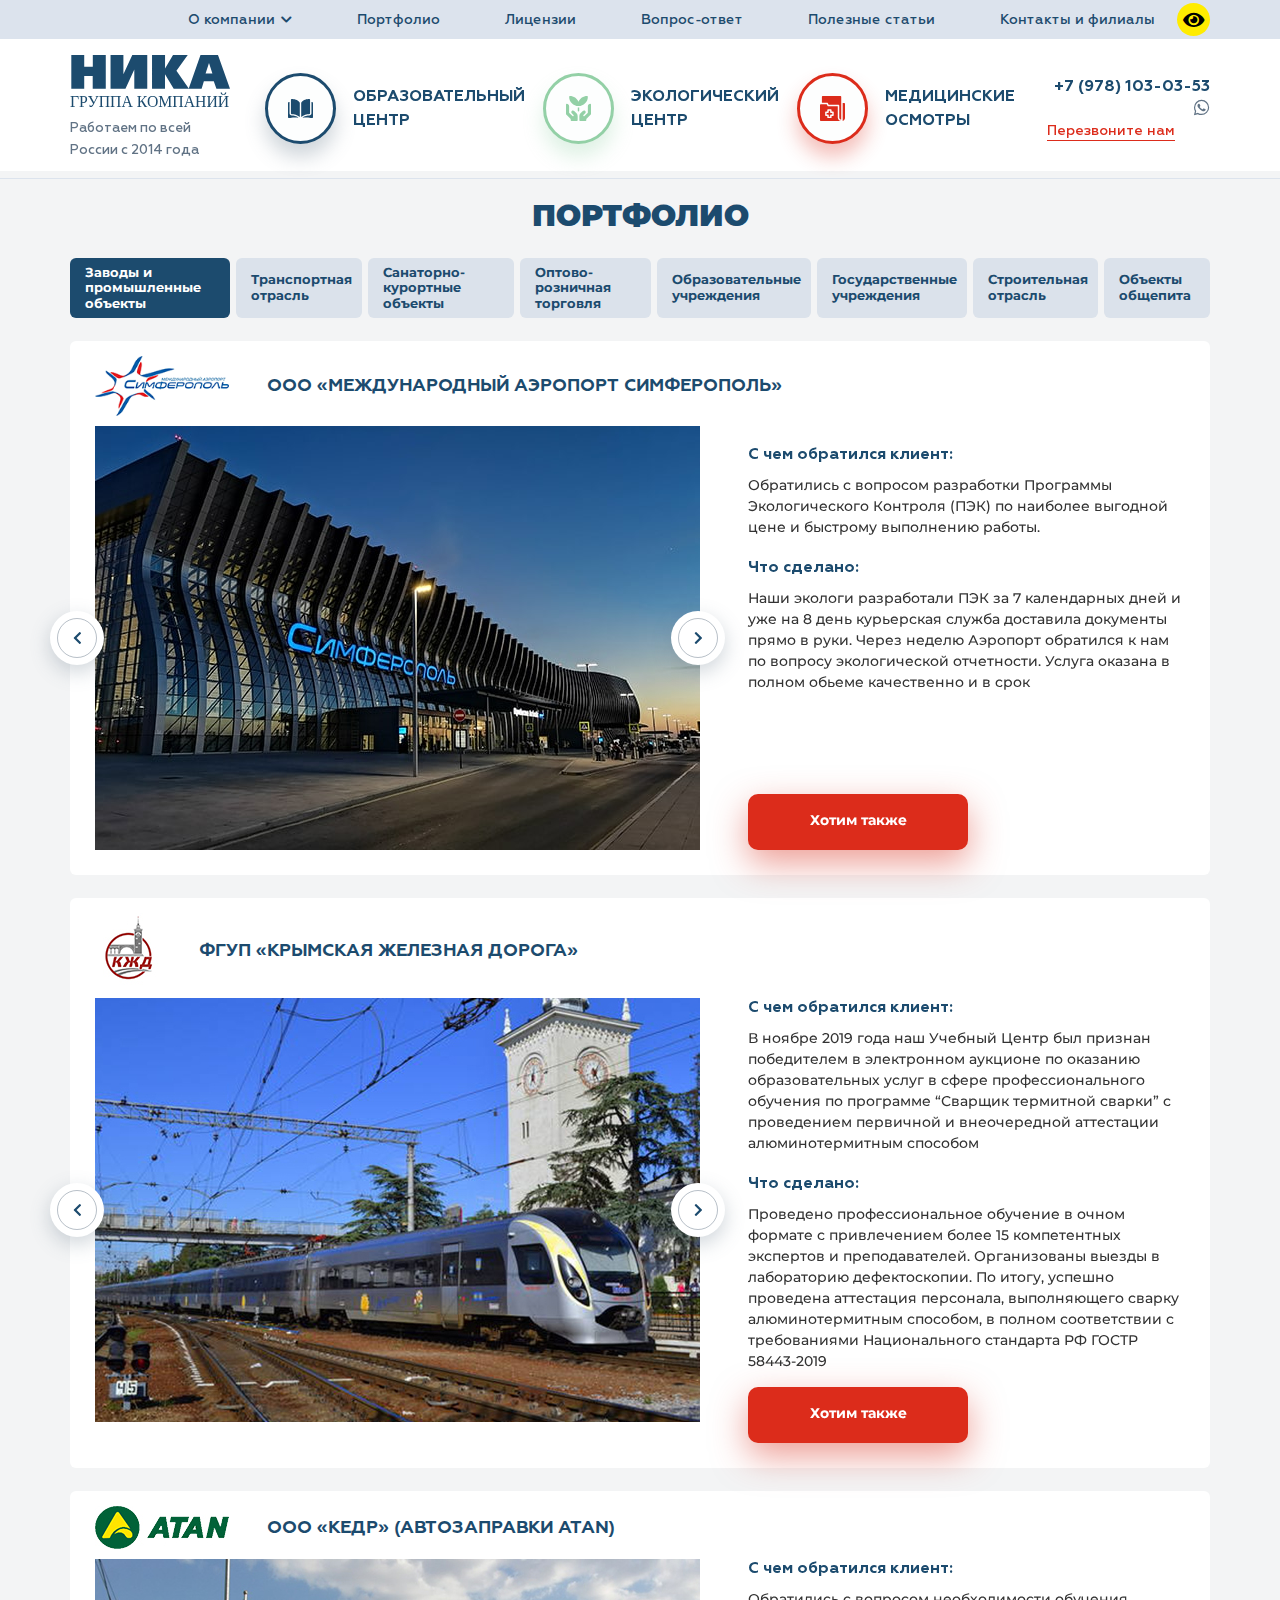
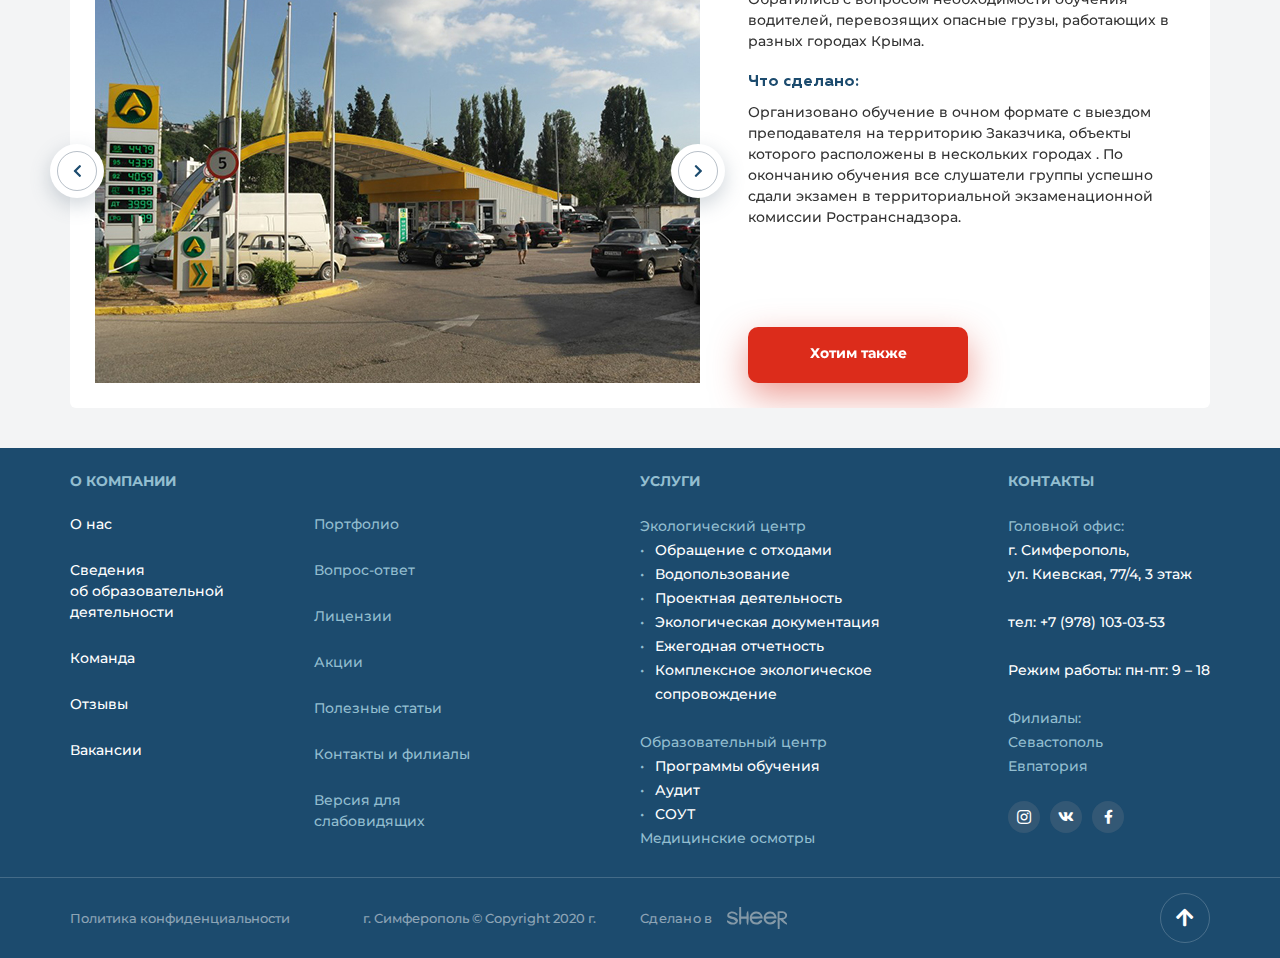
<file: portfolio.html>
<!DOCTYPE html>
<!--[if lt IE 7]><html lang="ru" class="lt-ie9 lt-ie8 lt-ie7"><![endif]-->
<!--[if IE 7]><html lang="ru" class="lt-ie9 lt-ie8"><![endif]-->
<!--[if IE 8]><html lang="ru" class="lt-ie9"><![endif]-->
<!--[if gt IE 8]><!-->
<html lang="ru">
<!--<![endif]-->
<head>
	<meta charset="utf-8" />
	<title>Заголовок</title>
	<meta name="description" content="" />
	<meta http-equiv="X-UA-Compatible" content="IE=edge" />
	<meta name="viewport" content="width=device-width, initial-scale=1.0" />
	<link rel="shortcut icon" href="favicon.png" />
	<link rel="stylesheet" href="libs/bootstrap/bootstrap-grid.css" />
	<link rel="stylesheet" href="libs/fontawesome-free-5.12.0-web/css/all.min.css" />
	<link rel="stylesheet" href="libs/animate/animate.min.css" />
	<link rel="stylesheet" href="libs/fancybox/jquery.fancybox.css" />
	<link rel="stylesheet" href="libs/slick-1.5.9/slick/slick.css" />
	<link rel="stylesheet" href="libs/slick-1.5.9/slick/slick-theme.css" />
	<link rel="stylesheet" href="css/fonts.css" />
	<link rel="stylesheet" href="css/main.css?ver=1.28" />
	<link rel="stylesheet" href="css/media.css?ver=1.28" />
</head>
<body>

	<div class="wrapper wrapper_page">

		<header class="header default">
			<div class="header__top">
				<div class="container container_big">
					<div class="header__wrap">
						<ul class="menu">
							<li class="has_child">
								<a href="#">О компании <i class="fas fa-chevron-down"></i></a>
								<ul>
									<li><a href="#">О нас</a></li>
									<li><a href="#">Сведения об образовательной деятельности</a></li>
									<li><a href="#">Команда</a></li>
									<li><a href="#">Отзывы</a></li>
									<li><a href="#">Вакансии</a></li>
								</ul>
							</li>
							<li><a href="#">Портфолио</a></li>
							<li><a href="#">Лицензии</a></li>
							<li><a href="#">Вопрос-ответ</a></li>
							<li><a href="#">Полезные статьи</a></li>
							<li><a href="#">Контакты и филиалы</a></li>
						</ul>
						<a href="#" class="btn-eye"><i class="fas fa-eye"></i></a>
					</div>
					<div class="menu-mob">
						<div class="header__location">
							<p>г. Симферополь, ул. Киевская, 77/4, 3 этаж, офис, 320, 315</p> 
							<p>пн-пт с 9:00 до 18:00</p>
						</div>
						<a href="tel:+79781030353" class="phone-main">+7 (978) 103-03-53</a>
						<a href="#" class="btn-social"><i class="fab fa-whatsapp"></i></a>
						<br>
						<a href="#callback" class="link-block fancybox">Перезвоните нам</a>
					</div>
				</div>
			</div>
			<div class="header__bottom">
				<div class="container container_big">
					<div class="row align-items-center">
						<div class="col-lg-2 col-md-6 col-9">
							<div class="logo-wrap">
								<a href="#" class="logo">
									<img src="img/logo.svg" alt="alt">
								</a>
								<div class="logo-descr">Работаем по всей России с 2014 года</div>
							</div>
						</div>
						<div class="col-lg-8 hidden_tablet">
							<div class="items-billbord">
								<div class="item-billbord item-billbord_1">
									<div class="item-billbord__icon">
										<img src="img/ic_billbord1.svg" alt="alt">
										<img src="img/ic_billbord1_1.svg" alt="alt">
									</div>
									<a href="#" class="item-billbord__name">Образовательный <br>центр</a>
									<div class="menu-dropdown">
										<div class="row">
											<div class="col-lg-4">
												<div class="menu-dropdown__name">Обращение с отходами</div>
												<div class="list-dropdown">
													<ul>
														<li><a href="#"> Паспорта на отходы I-IV  классса опасности отхода</a></li>
														<li><a href="#">Подтверждение V класса опасности отхода </a></li>
														<li><a href="#">Получение лицензии на обращение с отходами </a></li>
														<li><a href="#">Инвентаризация отходов</a></li>
														<li><a href="#">Утилизация и обработка опасных отходов </a></li>
														<li><a href="#">Охрана атмосферного воздуха </a></li>
														<li><a href="#">Разработка паспорта на газоочистное и вентиляционное оборудование </a></li>
														<li><a href="#">Инвентаризация источников выбросов </a></li>
														<li><a href="#">Постановка НВОС </a></li>
													</ul>
												</div>
												<div class="menu-dropdown__name">Водопользование</div>
												<div class="list-dropdown">
													<ul>
														<li><a href="#">Получение лицензии на недропользование (скважины) </a></li>
														<li><a href="#">Получение решений и заключения договоров на пользование акваторией водных объектов </a></li>
														<li><a href="#">Декларация сточных вод </a></li>
													</ul>
												</div>
											</div>
											<div class="col-lg-4 col_pr">
												<div class="menu-dropdown__name">Проектная деятельность</div>
												<div class="list-dropdown">
													<ul>
														<li><a href="#">Проект зоны санитарной охраны ЗСО (под ключ/частично) </a></li>
														<li><a href="#">Проект санитарной защитной зоны СЗЗ (под ключ/или частично) </a></li>
														<li><a href="#">Проект НМУ </a></li>
														<li><a href="#">Проект предельно допустимых выбросов ПДВ (под ключ/частично)</a></li>
														<li><a href="#">Проект нормативов образования отходов и лимитов на их размещение ПНЛООР </a></li>
													</ul>
												</div>
												<div class="menu-dropdown__name">Экологическая документация </div>
												<div class="list-dropdown">
													<ul>
														<li><a href="#">Журналы учета образования отхода (поквартально) </a></li>
														<li><a href="#">Инструкции по обращению с отходами </a></li>
														<li><a href="#">Декларация о количестве выпущенных товаров подлежащих утилизации после утраты потребительских свойств</a></li>
														<li><a href="#">Расчёт платы экологического сбора </a></li>
														<li><a href="#">Прграмма ПЭК</a></li>
													</ul>
												</div>
											</div>
											<div class="col-lg-4 pl_40">
												<div class="menu-dropdown__name">Ежегодная отчетность</div>
												<div class="list-dropdown">
													<ul>
														<li><a href="#">2тп отходы </a></li>
														<li><a href="#">2тп воздух </a></li>
														<li><a href="#">2тп водхоз </a></li>
														<li><a href="#">Подача сведений в региональный кадастр отхода</a></li>
														<li><a href="#">Декларация НВОС</a></li>
														<li><a href="#">Отчёт об организации и о результатах осуществления ПЭК</a></li>
														<li><a href="#">Отчёт по формам 3.1  3.2  3.3</a></li>
														<li><a href="#">Отчёт по формам 6.1 6.2 6.3</a></li>
														<li><a href="#">Форма 4ос</a></li>
													</ul>
												</div>
												<div class="menu-dropdown__name">Комплексное экологическое сопровождение</div>
												<div class="list-dropdown">
													<ul>
														<li><a href="#">Бесплатный аудит </a></li>
														<li><a href="#">Инженерные экологические изыскания</a></li>
													</ul>
												</div>
											</div>
										</div>
									</div>
								</div>
								<div class="item-billbord item-billbord_2">
									<div class="item-billbord__icon">
										<img src="img/ic_billbord2.svg" alt="alt">
										<img src="img/ic_billbord2_1.svg" alt="alt">
									</div>
									<a href="#" class="item-billbord__name">Экологический <br>центр</a>
									<div class="menu-dropdown">
										<div class="row">
											<div class="col-lg-4">
												<div class="menu-dropdown__name">Обращение с отходами</div>
												<div class="list-dropdown">
													<ul>
														<li><a href="#"> Паспорта на отходы I-IV  классса опасности отхода</a></li>
														<li><a href="#">Подтверждение V класса опасности отхода </a></li>
														<li><a href="#">Получение лицензии на обращение с отходами </a></li>
														<li><a href="#">Инвентаризация отходов</a></li>
														<li><a href="#">Утилизация и обработка опасных отходов </a></li>
														<li><a href="#">Охрана атмосферного воздуха </a></li>
														<li><a href="#">Разработка паспорта на газоочистное и вентиляционное оборудование </a></li>
														<li><a href="#">Инвентаризация источников выбросов </a></li>
														<li><a href="#">Постановка НВОС </a></li>
													</ul>
												</div>
												<div class="menu-dropdown__name">Водопользование</div>
												<div class="list-dropdown">
													<ul>
														<li><a href="#">Получение лицензии на недропользование (скважины) </a></li>
														<li><a href="#">Получение решений и заключения договоров на пользование акваторией водных объектов </a></li>
														<li><a href="#">Декларация сточных вод </a></li>
													</ul>
												</div>
											</div>
											<div class="col-lg-4 col_pr">
												<div class="menu-dropdown__name">Проектная деятельность</div>
												<div class="list-dropdown">
													<ul>
														<li><a href="#">Проект зоны санитарной охраны ЗСО (под ключ/частично) </a></li>
														<li><a href="#">Проект санитарной защитной зоны СЗЗ (под ключ/или частично) </a></li>
														<li><a href="#">Проект НМУ </a></li>
														<li><a href="#">Проект предельно допустимых выбросов ПДВ (под ключ/частично)</a></li>
														<li><a href="#">Проект нормативов образования отходов и лимитов на их размещение ПНЛООР </a></li>
													</ul>
												</div>
												<div class="menu-dropdown__name">Экологическая документация </div>
												<div class="list-dropdown">
													<ul>
														<li><a href="#">Журналы учета образования отхода (поквартально) </a></li>
														<li><a href="#">Инструкции по обращению с отходами </a></li>
														<li><a href="#">Декларация о количестве выпущенных товаров подлежащих утилизации после утраты потребительских свойств</a></li>
														<li><a href="#">Расчёт платы экологического сбора </a></li>
														<li><a href="#">Прграмма ПЭК</a></li>
													</ul>
												</div>
											</div>
											<div class="col-lg-4 pl_40">
												<div class="menu-dropdown__name">Ежегодная отчетность</div>
												<div class="list-dropdown">
													<ul>
														<li><a href="#">2тп отходы </a></li>
														<li><a href="#">2тп воздух </a></li>
														<li><a href="#">2тп водхоз </a></li>
														<li><a href="#">Подача сведений в региональный кадастр отхода</a></li>
														<li><a href="#">Декларация НВОС</a></li>
														<li><a href="#">Отчёт об организации и о результатах осуществления ПЭК</a></li>
														<li><a href="#">Отчёт по формам 3.1  3.2  3.3</a></li>
														<li><a href="#">Отчёт по формам 6.1 6.2 6.3</a></li>
														<li><a href="#">Форма 4ос</a></li>
													</ul>
												</div>
												<div class="menu-dropdown__name">Комплексное экологическое сопровождение</div>
												<div class="list-dropdown">
													<ul>
														<li><a href="#">Бесплатный аудит </a></li>
														<li><a href="#">Инженерные экологические изыскания</a></li>
													</ul>
												</div>
											</div>
										</div>
									</div>
								</div>
								<div class="item-billbord item-billbord_3">
									<div class="item-billbord__icon">
										<img src="img/ic_billbord3.svg" alt="alt">
										<img src="img/ic_billbord3_1.svg" alt="alt">
									</div>
									<a href="#" class="item-billbord__name">Медицинские <br>осмотры</a>
									<div class="menu-dropdown">
										<div class="row">
											<div class="col-lg-4">
												<div class="menu-dropdown__name">Обращение с отходами</div>
												<div class="list-dropdown">
													<ul>
														<li><a href="#"> Паспорта на отходы I-IV  классса опасности отхода</a></li>
														<li><a href="#">Подтверждение V класса опасности отхода </a></li>
														<li><a href="#">Получение лицензии на обращение с отходами </a></li>
														<li><a href="#">Инвентаризация отходов</a></li>
														<li><a href="#">Утилизация и обработка опасных отходов </a></li>
														<li><a href="#">Охрана атмосферного воздуха </a></li>
														<li><a href="#">Разработка паспорта на газоочистное и вентиляционное оборудование </a></li>
														<li><a href="#">Инвентаризация источников выбросов </a></li>
														<li><a href="#">Постановка НВОС </a></li>
													</ul>
												</div>
												<div class="menu-dropdown__name">Водопользование</div>
												<div class="list-dropdown">
													<ul>
														<li><a href="#">Получение лицензии на недропользование (скважины) </a></li>
														<li><a href="#">Получение решений и заключения договоров на пользование акваторией водных объектов </a></li>
														<li><a href="#">Декларация сточных вод </a></li>
													</ul>
												</div>
											</div>
											<div class="col-lg-4 col_pr">
												<div class="menu-dropdown__name">Проектная деятельность</div>
												<div class="list-dropdown">
													<ul>
														<li><a href="#">Проект зоны санитарной охраны ЗСО (под ключ/частично) </a></li>
														<li><a href="#">Проект санитарной защитной зоны СЗЗ (под ключ/или частично) </a></li>
														<li><a href="#">Проект НМУ </a></li>
														<li><a href="#">Проект предельно допустимых выбросов ПДВ (под ключ/частично)</a></li>
														<li><a href="#">Проект нормативов образования отходов и лимитов на их размещение ПНЛООР </a></li>
													</ul>
												</div>
												<div class="menu-dropdown__name">Экологическая документация </div>
												<div class="list-dropdown">
													<ul>
														<li><a href="#">Журналы учета образования отхода (поквартально) </a></li>
														<li><a href="#">Инструкции по обращению с отходами </a></li>
														<li><a href="#">Декларация о количестве выпущенных товаров подлежащих утилизации после утраты потребительских свойств</a></li>
														<li><a href="#">Расчёт платы экологического сбора </a></li>
														<li><a href="#">Прграмма ПЭК</a></li>
													</ul>
												</div>
											</div>
											<div class="col-lg-4 pl_40">
												<div class="menu-dropdown__name">Ежегодная отчетность</div>
												<div class="list-dropdown">
													<ul>
														<li><a href="#">2тп отходы </a></li>
														<li><a href="#">2тп воздух </a></li>
														<li><a href="#">2тп водхоз </a></li>
														<li><a href="#">Подача сведений в региональный кадастр отхода</a></li>
														<li><a href="#">Декларация НВОС</a></li>
														<li><a href="#">Отчёт об организации и о результатах осуществления ПЭК</a></li>
														<li><a href="#">Отчёт по формам 3.1  3.2  3.3</a></li>
														<li><a href="#">Отчёт по формам 6.1 6.2 6.3</a></li>
														<li><a href="#">Форма 4ос</a></li>
													</ul>
												</div>
												<div class="menu-dropdown__name">Комплексное экологическое сопровождение</div>
												<div class="list-dropdown">
													<ul>
														<li><a href="#">Бесплатный аудит </a></li>
														<li><a href="#">Инженерные экологические изыскания</a></li>
													</ul>
												</div>
											</div>
										</div>
									</div>
								</div>
							</div>
						</div>
						<div class="col-lg-2 col-md-6 col-3 right_head">
							<div class="header__right">
								<a href="tel:+79781030353" class="phone-main"><i class="fas fa-phone-alt"></i>+7 (978) 103-03-53</a>
								<a href="#" class="btn-social"><i class="fab fa-whatsapp"></i></a>
								<br>
								<a href="#callback" class="link-block fancybox">Перезвоните нам</a>
							</div>
							<span class="btn_nav">
								<span class='sandwich'>
									<span class='sw-topper'></span>
									<span class='sw-bottom'></span>
									<span class='sw-footer'></span>
								</span>
							</span>
						</div>
					</div>
				</div>
			</div>
		</header>

		<div class="portfolio-page">
			<div class="container">
				<div class="title-section">портфолио</div>
				<ul class="tabs-portfolio">
					<li class="active"><a href="#tabs-portfolio1">Заводы и промышленные объекты</a></li>
					<li><a href="#tabs-portfolio2">Транспортная отрасль </a></li>
					<li><a href="#tabs-portfolio3">Санаторно- курортные объекты</a></li>
					<li><a href="#tabs-portfolio4">Оптово-розничная торговля</a></li>
					<li><a href="#tabs-portfolio5">Образовательные учреждения</a></li>
					<li><a href="#tabs-portfolio6">Государственные учреждения </a></li>
					<li><a href="#tabs-portfolio7">Строительная отрасль </a></li>
					<li><a href="#tabs-portfolio8">Объекты общепита</a></li>
				</ul>
				<div class="tab-container-portfolio">
					<div class="tab-pane-portfolio active" id="tabs-portfolio1">
						<div class="item-portfolio">
							<div class="item-portfolio__head"><img src="img/partner3.png" alt="alt">ООО «Международный Аэропорт Симферополь»</div>
							<div class="row">
								<div class="col-lg-7">
									<ul class="slider-portfolio-image">
										<li>
											<div class="slider-portfolio-image__item">
												<img src="img/portfolio1.jpg" alt="alt">
											</div>
										</li>
										<li>
											<div class="slider-portfolio-image__item">
												<img src="img/portfolio1.jpg" alt="alt">
											</div>
										</li>
										<li>
											<div class="slider-portfolio-image__item">
												<img src="img/portfolio1.jpg" alt="alt">
											</div>
										</li>
									</ul>
								</div>
								<div class="col-lg-5 item-portfolio__right">
									<br>
									<div class="item-portfolio__title">С чем обратился клиент:</div>
									<p>Обратились с вопросом разработки Программы Экологического Контроля (ПЭК) по наиболее выгодной цене и быстрому выполнению работы.</p>
									<div class="item-portfolio__title">Что сделано:</div>
									<p>Наши экологи разработали ПЭК за 7 календарных дней и уже на 8 день курьерская служба доставила документы прямо в руки. Через неделю Аэропорт обратился к нам по вопросу экологической отчетности. Услуга оказана в полном обьеме качественно и в срок</p>
									<a href="#" class="btn-main">Хотим также</a>
								</div>
							</div>
						</div>
						<div class="item-portfolio">
							<div class="item-portfolio__head"><img src="img/partner5_1.png" alt="alt">ФГУП «Крымская Железная Дорога»</div>
							<div class="row">
								<div class="col-lg-7">
									<ul class="slider-portfolio-image">
										<li>
											<div class="slider-portfolio-image__item">
												<img src="img/portfolio2.jpg" alt="alt">
											</div>
										</li>
										<li>
											<div class="slider-portfolio-image__item">
												<img src="img/portfolio2.jpg" alt="alt">
											</div>
										</li>
										<li>
											<div class="slider-portfolio-image__item">
												<img src="img/portfolio2.jpg" alt="alt">
											</div>
										</li>
									</ul>
								</div>
								<div class="col-lg-5 item-portfolio__right">
									<div class="item-portfolio__title">С чем обратился клиент:</div>
									<p>В ноябре 2019 года наш Учебный Центр был признан победителем в электронном аукционе  по оказанию образовательных услуг в сфере профессионального обучения по программе “Сварщик термитной сварки” с проведением первичной и внеочередной аттестации алюминотермитным способом</p>
									<div class="item-portfolio__title">Что сделано:</div>
									<p>Проведено профессиональное обучение в очном формате с привлечением более 15 компетентных экспертов и преподавателей. Организованы выезды в лабораторию дефектоскопии.  По итогу, успешно проведена  аттестация персонала, выполняющего сварку алюминотермитным способом, в полном  соответствии с требованиями Национального стандарта РФ ГОСТР 58443-2019</p>
									<a href="#" class="btn-main">Хотим также</a>
								</div>
							</div>
						</div>
						<div class="item-portfolio">
							<div class="item-portfolio__head"><img src="img/partner9.png" alt="alt">ООО «КЕДР» (Автозаправки ATAN)</div>
							<div class="row">
								<div class="col-lg-7">
									<ul class="slider-portfolio-image">
										<li>
											<div class="slider-portfolio-image__item">
												<img src="img/portfolio3.jpg" alt="alt">
											</div>
										</li>
										<li>
											<div class="slider-portfolio-image__item">
												<img src="img/portfolio3.jpg" alt="alt">
											</div>
										</li>
										<li>
											<div class="slider-portfolio-image__item">
												<img src="img/portfolio3.jpg" alt="alt">
											</div>
										</li>
									</ul>
								</div>
								<div class="col-lg-5 item-portfolio__right">
									<div class="item-portfolio__title">С чем обратился клиент:</div>
									<p>Обратились с вопросом необходимости обучения водителей, перевозящих опасные грузы, работающих  в разных городах Крыма. </p>
									<div class="item-portfolio__title">Что сделано:</div>
									<p>Организовано обучение в очном формате с выездом преподавателя на территорию Заказчика, объекты которого расположены в нескольких городах . По окончанию обучения все слушатели группы успешно сдали экзамен в территориальной экзаменационной комиссии Ространснадзора.</p>
									<a href="#" class="btn-main">Хотим также</a>
								</div>
							</div>
						</div>
					</div>
					<div class="tab-pane-portfolio" id="tabs-portfolio2">
						<div class="item-portfolio">
							<div class="item-portfolio__head"><img src="img/partner9.png" alt="alt">ООО «КЕДР» (Автозаправки ATAN)</div>
							<div class="row">
								<div class="col-lg-7">
									<ul class="slider-portfolio-image">
										<li>
											<div class="slider-portfolio-image__item">
												<img src="img/portfolio3.jpg" alt="alt">
											</div>
										</li>
										<li>
											<div class="slider-portfolio-image__item">
												<img src="img/portfolio3.jpg" alt="alt">
											</div>
										</li>
										<li>
											<div class="slider-portfolio-image__item">
												<img src="img/portfolio3.jpg" alt="alt">
											</div>
										</li>
									</ul>
								</div>
								<div class="col-lg-5 item-portfolio__right">
									<div class="item-portfolio__title">С чем обратился клиент:</div>
									<p>Обратились с вопросом необходимости обучения водителей, перевозящих опасные грузы, работающих  в разных городах Крыма. </p>
									<div class="item-portfolio__title">Что сделано:</div>
									<p>Организовано обучение в очном формате с выездом преподавателя на территорию Заказчика, объекты которого расположены в нескольких городах . По окончанию обучения все слушатели группы успешно сдали экзамен в территориальной экзаменационной комиссии Ространснадзора.</p>
									<a href="#" class="btn-main">Хотим также</a>
								</div>
							</div>
						</div>
					</div>
					<div class="tab-pane-portfolio" id="tabs-portfolio3">
						<div class="item-portfolio">
							<div class="item-portfolio__head"><img src="img/partner9.png" alt="alt">ООО «КЕДР» (Автозаправки ATAN)</div>
							<div class="row">
								<div class="col-lg-7">
									<ul class="slider-portfolio-image">
										<li>
											<div class="slider-portfolio-image__item">
												<img src="img/portfolio3.jpg" alt="alt">
											</div>
										</li>
										<li>
											<div class="slider-portfolio-image__item">
												<img src="img/portfolio3.jpg" alt="alt">
											</div>
										</li>
										<li>
											<div class="slider-portfolio-image__item">
												<img src="img/portfolio3.jpg" alt="alt">
											</div>
										</li>
									</ul>
								</div>
								<div class="col-lg-5 item-portfolio__right">
									<div class="item-portfolio__title">С чем обратился клиент:</div>
									<p>Обратились с вопросом необходимости обучения водителей, перевозящих опасные грузы, работающих  в разных городах Крыма. </p>
									<div class="item-portfolio__title">Что сделано:</div>
									<p>Организовано обучение в очном формате с выездом преподавателя на территорию Заказчика, объекты которого расположены в нескольких городах . По окончанию обучения все слушатели группы успешно сдали экзамен в территориальной экзаменационной комиссии Ространснадзора.</p>
									<a href="#" class="btn-main">Хотим также</a>
								</div>
							</div>
						</div>
					</div>
					<div class="tab-pane-portfolio" id="tabs-portfolio4">
						<div class="item-portfolio">
							<div class="item-portfolio__head"><img src="img/partner9.png" alt="alt">ООО «КЕДР» (Автозаправки ATAN)</div>
							<div class="row">
								<div class="col-lg-7">
									<ul class="slider-portfolio-image">
										<li>
											<div class="slider-portfolio-image__item">
												<img src="img/portfolio3.jpg" alt="alt">
											</div>
										</li>
										<li>
											<div class="slider-portfolio-image__item">
												<img src="img/portfolio3.jpg" alt="alt">
											</div>
										</li>
										<li>
											<div class="slider-portfolio-image__item">
												<img src="img/portfolio3.jpg" alt="alt">
											</div>
										</li>
									</ul>
								</div>
								<div class="col-lg-5 item-portfolio__right">
									<div class="item-portfolio__title">С чем обратился клиент:</div>
									<p>Обратились с вопросом необходимости обучения водителей, перевозящих опасные грузы, работающих  в разных городах Крыма. </p>
									<div class="item-portfolio__title">Что сделано:</div>
									<p>Организовано обучение в очном формате с выездом преподавателя на территорию Заказчика, объекты которого расположены в нескольких городах . По окончанию обучения все слушатели группы успешно сдали экзамен в территориальной экзаменационной комиссии Ространснадзора.</p>
									<a href="#" class="btn-main">Хотим также</a>
								</div>
							</div>
						</div>
					</div>
					<div class="tab-pane-portfolio" id="tabs-portfolio5">
						<div class="item-portfolio">
							<div class="item-portfolio__head"><img src="img/partner9.png" alt="alt">ООО «КЕДР» (Автозаправки ATAN)</div>
							<div class="row">
								<div class="col-lg-7">
									<ul class="slider-portfolio-image">
										<li>
											<div class="slider-portfolio-image__item">
												<img src="img/portfolio3.jpg" alt="alt">
											</div>
										</li>
										<li>
											<div class="slider-portfolio-image__item">
												<img src="img/portfolio3.jpg" alt="alt">
											</div>
										</li>
										<li>
											<div class="slider-portfolio-image__item">
												<img src="img/portfolio3.jpg" alt="alt">
											</div>
										</li>
									</ul>
								</div>
								<div class="col-lg-5 item-portfolio__right">
									<div class="item-portfolio__title">С чем обратился клиент:</div>
									<p>Обратились с вопросом необходимости обучения водителей, перевозящих опасные грузы, работающих  в разных городах Крыма. </p>
									<div class="item-portfolio__title">Что сделано:</div>
									<p>Организовано обучение в очном формате с выездом преподавателя на территорию Заказчика, объекты которого расположены в нескольких городах . По окончанию обучения все слушатели группы успешно сдали экзамен в территориальной экзаменационной комиссии Ространснадзора.</p>
									<a href="#" class="btn-main">Хотим также</a>
								</div>
							</div>
						</div>
					</div>
					<div class="tab-pane-portfolio" id="tabs-portfolio6">
						<div class="item-portfolio">
							<div class="item-portfolio__head"><img src="img/partner9.png" alt="alt">ООО «КЕДР» (Автозаправки ATAN)</div>
							<div class="row">
								<div class="col-lg-7">
									<ul class="slider-portfolio-image">
										<li>
											<div class="slider-portfolio-image__item">
												<img src="img/portfolio3.jpg" alt="alt">
											</div>
										</li>
										<li>
											<div class="slider-portfolio-image__item">
												<img src="img/portfolio3.jpg" alt="alt">
											</div>
										</li>
										<li>
											<div class="slider-portfolio-image__item">
												<img src="img/portfolio3.jpg" alt="alt">
											</div>
										</li>
									</ul>
								</div>
								<div class="col-lg-5 item-portfolio__right">
									<div class="item-portfolio__title">С чем обратился клиент:</div>
									<p>Обратились с вопросом необходимости обучения водителей, перевозящих опасные грузы, работающих  в разных городах Крыма. </p>
									<div class="item-portfolio__title">Что сделано:</div>
									<p>Организовано обучение в очном формате с выездом преподавателя на территорию Заказчика, объекты которого расположены в нескольких городах . По окончанию обучения все слушатели группы успешно сдали экзамен в территориальной экзаменационной комиссии Ространснадзора.</p>
									<a href="#" class="btn-main">Хотим также</a>
								</div>
							</div>
						</div>
					</div>
					<div class="tab-pane-portfolio" id="tabs-portfolio7">
						<div class="item-portfolio">
							<div class="item-portfolio__head"><img src="img/partner9.png" alt="alt">ООО «КЕДР» (Автозаправки ATAN)</div>
							<div class="row">
								<div class="col-lg-7">
									<ul class="slider-portfolio-image">
										<li>
											<div class="slider-portfolio-image__item">
												<img src="img/portfolio3.jpg" alt="alt">
											</div>
										</li>
										<li>
											<div class="slider-portfolio-image__item">
												<img src="img/portfolio3.jpg" alt="alt">
											</div>
										</li>
										<li>
											<div class="slider-portfolio-image__item">
												<img src="img/portfolio3.jpg" alt="alt">
											</div>
										</li>
									</ul>
								</div>
								<div class="col-lg-5 item-portfolio__right">
									<div class="item-portfolio__title">С чем обратился клиент:</div>
									<p>Обратились с вопросом необходимости обучения водителей, перевозящих опасные грузы, работающих  в разных городах Крыма. </p>
									<div class="item-portfolio__title">Что сделано:</div>
									<p>Организовано обучение в очном формате с выездом преподавателя на территорию Заказчика, объекты которого расположены в нескольких городах . По окончанию обучения все слушатели группы успешно сдали экзамен в территориальной экзаменационной комиссии Ространснадзора.</p>
									<a href="#" class="btn-main">Хотим также</a>
								</div>
							</div>
						</div>
					</div>
					<div class="tab-pane-portfolio" id="tabs-portfolio8">
						<div class="item-portfolio">
							<div class="item-portfolio__head"><img src="img/partner9.png" alt="alt">ООО «КЕДР» (Автозаправки ATAN)</div>
							<div class="row">
								<div class="col-lg-7">
									<ul class="slider-portfolio-image">
										<li>
											<div class="slider-portfolio-image__item">
												<img src="img/portfolio3.jpg" alt="alt">
											</div>
										</li>
										<li>
											<div class="slider-portfolio-image__item">
												<img src="img/portfolio3.jpg" alt="alt">
											</div>
										</li>
										<li>
											<div class="slider-portfolio-image__item">
												<img src="img/portfolio3.jpg" alt="alt">
											</div>
										</li>
									</ul>
								</div>
								<div class="col-lg-5 item-portfolio__right">
									<div class="item-portfolio__title">С чем обратился клиент:</div>
									<p>Обратились с вопросом необходимости обучения водителей, перевозящих опасные грузы, работающих  в разных городах Крыма. </p>
									<div class="item-portfolio__title">Что сделано:</div>
									<p>Организовано обучение в очном формате с выездом преподавателя на территорию Заказчика, объекты которого расположены в нескольких городах . По окончанию обучения все слушатели группы успешно сдали экзамен в территориальной экзаменационной комиссии Ространснадзора.</p>
									<a href="#" class="btn-main">Хотим также</a>
								</div>
							</div>
						</div>
					</div>
				</div>
			</div>
		</div>

		<footer class="footer">
			<div class="container">
				<div class="row">
					<div class="col-lg-6">
						<div class="title-footer">О компании <i class="far fa-plus"></i></div>
						<div class="content-footer">
							<div class="row">
								<div class="col-md-5">
									<ul class="nav-footer">
										<li><a href="#">О нас</a></li>
										<li><a href="#">Сведения <br>об образовательной деятельности</a></li>
										<li><a href="#">Команда</a></li>
										<li><a href="#">Отзывы</a></li>
										<li><a href="#">Вакансии</a></li>
									</ul>
								</div>
								<div class="col-md-7">
									<ul class="nav-footer nav-footer_page">
										<li><a href="#">Портфолио</a></li>
										<li><a href="#">Вопрос-ответ</a></li>
										<li><a href="#">Лицензии</a></li>
										<li><a href="#">Акции</a></li>
										<li><a href="#">Полезные статьи</a></li>
										<li><a href="#">Контакты и филиалы</a></li>
										<li><a href="#">Версия для слабовидящих</a></li>
									</ul>
								</div>
							</div>
						</div>
					</div>
					<div class="col-lg-3 col-md-6 footer__services">
						<div class="title-footer">услуги <i class="far fa-plus"></i></div>
						<div class="content-footer">
							<a href="#" class="descr-footer">Экологический центр</a>
							<ul class="list-footer">
								<li>Обращение с отходами</li>
								<li>Водопользование</li>
								<li>Проектная деятельность</li>
								<li>Экологическая документация</li>
								<li>Ежегодная отчетность</li>
								<li>Комплексное экологическое сопровождение</li>
							</ul>
							<br>
							<a href="#" class="descr-footer">Образовательный центр</a>
							<ul class="list-footer">
								<li>Программы обучения</li>
								<li>Аудит</li>
								<li>СОУТ</li>
							</ul>
							<a href="#" class="descr-footer">Медицинские осмотры</a>
						</div>
					</div>
					<div class="col-lg-3 col-md-6 footer__right">
						<div class="footer-content-right">
							<div class="title-footer">контакты <i class="far fa-plus"></i></div>
							<div class="content-footer">
								<div class="descr-footer">Головной офис:</div>
								<p>г. Симферополь, </p>
								<p>ул. Киевская, 77/4, 3 этаж</p>
								<br>
								<p>тел: <a href="+79781030353">+7 (978) 103-03-53</a></p>
								<br>
								<p>Режим работы: пн-пт: 9 – 18</p>
								<br>
								<div class="descr-footer">Филиалы:</div>
								<a href="#" class="descr-footer">Севастополь</a>
								<br>
								<a href="#" class="descr-footer">Евпатория</a>
								<ul class="social-list">
									<li><a href="#"><i class="fab fa-instagram"></i></a></li>
									<li><a href="#"><i class="fab fa-vk"></i></a></li>
									<li><a href="#"><i class="fab fa-facebook-f"></i></a></li>
								</ul>
							</div>
						</div>
					</div>
				</div>
			</div>
			<div class="footer__bottom">
				<div class="container">
					<div class="row align-items-center">
						<div class="col-lg-3 col-sm-6 col_pr">
							<a href="#" class="footer__link">Политика конфиденциальности</a>
						</div>
						<div class="col-lg-3 col-sm-6 col_copyright">
							<p>г. Симферополь © Copyright  2020 г.</p>
						</div>
						<div class="col-lg-3 col-sm-6 col_pl">
							<div class="create">Сделано в <img src="img/copy.svg" alt="alt"></div>
						</div>
						<div class="col-lg-3 col-sm-6 align_right">
							<a href="#" class="btn_top default"><i class="fa fa-arrow-up"></i></a>
						</div>
					</div>
				</div>
			</div>
		</footer>
		
	</div>

	<div id="callback" class="modal-block">
		<div class="modal-wrap">
			<div class="title-modal">Обратный звонок</div>
			<form>
				<div class="item-form">
					<div class="item-form__icon">
						<img src="img/ic_user.svg" alt="alt">
					</div>
					<input type="text" placeholder="Имя" required="required">
				</div>
				<div class="item-form">
					<div class="item-form__icon">
						<img src="img/ic_phone.svg" alt="alt">
					</div>
					<input type="text" placeholder="Телефон" class="input-phone" required="required">
				</div>
				<button class="btn-main" type="submit">Заказать звонок</button>
				<div class="checkbox-wrap">
					<div class="checkbox">
						<label>
							<input type="checkbox" required="required" checked="checked" />
							<span>Согласие на обработку персональных данных</span>
						</label>
					</div>
				</div>
			</form>
		</div>
	</div>

	<!--[if lt IE 9]>
	<script src="libs/html5shiv/es5-shim.min.js"></script>
	<script src="libs/html5shiv/html5shiv.min.js"></script>
	<script src="libs/html5shiv/html5shiv-printshiv.min.js"></script>
	<script src="libs/respond/respond.min.js"></script>
<![endif]-->
<script src="libs/jquery/jquery-1.11.1.min.js"></script>
<script src="libs/jquery-mousewheel/jquery.mousewheel.min.js"></script>
<script src="libs/mask/jquery.maskedinput.js"></script>	
<script src="libs/fancybox/jquery.fancybox.pack.js"></script>
<script src="libs/slick-1.5.9/slick/slick.min.js"></script>
<script src="libs/animate/wow.min.js"></script>
<script src="libs/animate/animate-css.js"></script>
<script src="libs/scroll2id/PageScroll2id.min.js"></script>
<script src="libs/jQueryFormStyler-master/jquery.formstyler.min.js"></script>
<script src="js/common.js?ver=1.28"></script>
<!-- Yandex.Metrika counter --><!-- /Yandex.Metrika counter -->
<!-- Google Analytics counter --><!-- /Google Analytics counter -->
</body>
</html>
</file>
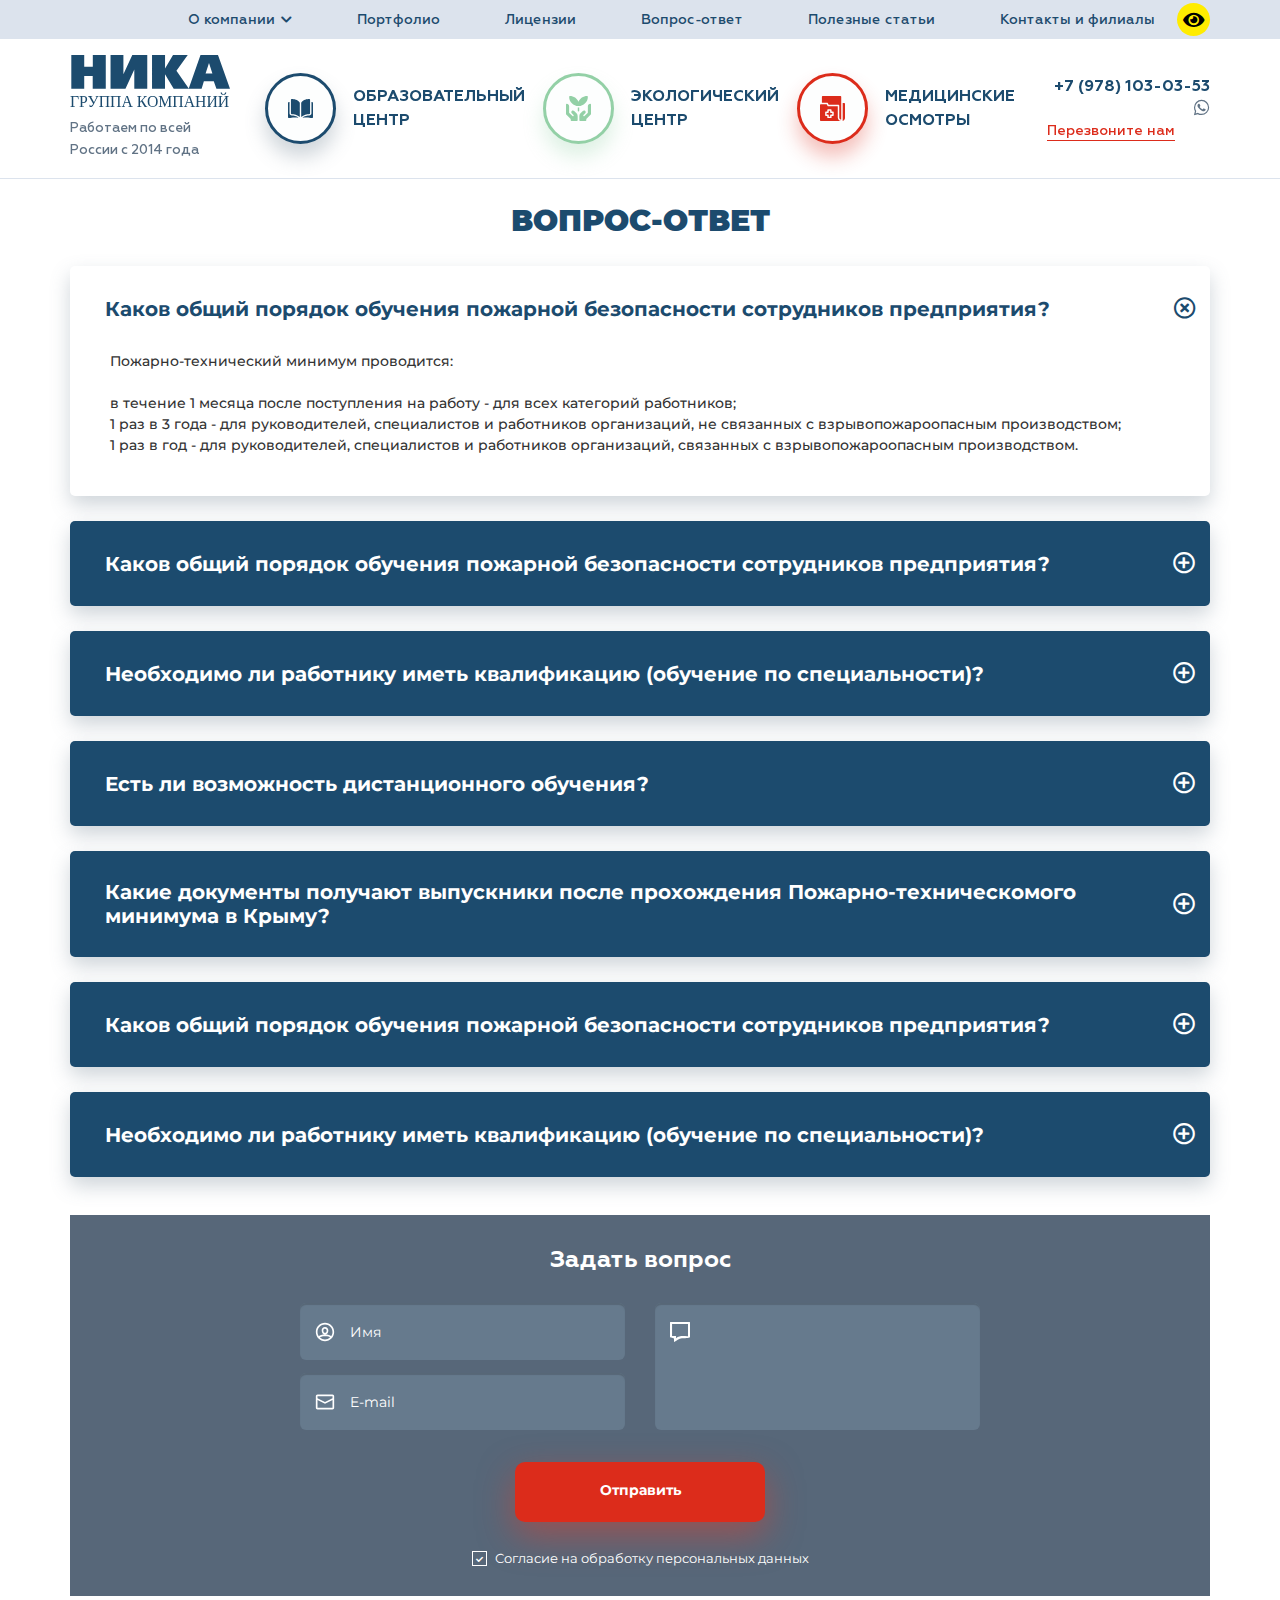
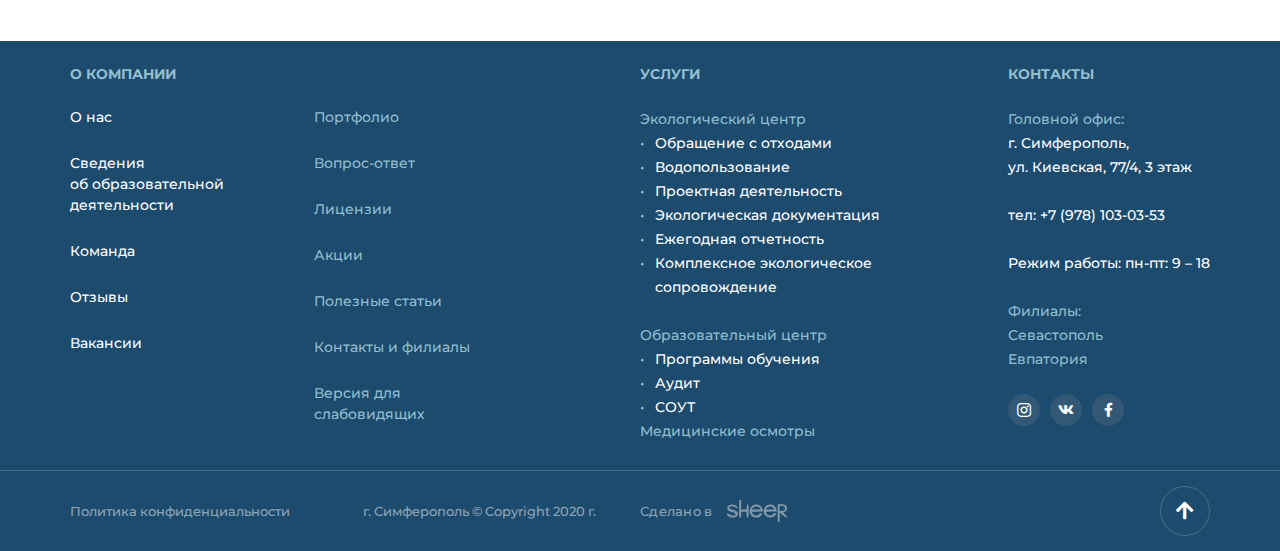
<file: questions.html>
<!DOCTYPE html>
<!--[if lt IE 7]><html lang="ru" class="lt-ie9 lt-ie8 lt-ie7"><![endif]-->
<!--[if IE 7]><html lang="ru" class="lt-ie9 lt-ie8"><![endif]-->
<!--[if IE 8]><html lang="ru" class="lt-ie9"><![endif]-->
<!--[if gt IE 8]><!-->
<html lang="ru">
<!--<![endif]-->
<head>
	<meta charset="utf-8" />
	<title>Заголовок</title>
	<meta name="description" content="" />
	<meta http-equiv="X-UA-Compatible" content="IE=edge" />
	<meta name="viewport" content="width=device-width, initial-scale=1.0" />
	<link rel="shortcut icon" href="favicon.png" />
	<link rel="stylesheet" href="libs/bootstrap/bootstrap-grid.css" />
	<link rel="stylesheet" href="libs/fontawesome-free-5.12.0-web/css/all.min.css" />
	<link rel="stylesheet" href="libs/animate/animate.min.css" />
	<link rel="stylesheet" href="libs/fancybox/jquery.fancybox.css" />
	<link rel="stylesheet" href="libs/slick-1.5.9/slick/slick.css" />
	<link rel="stylesheet" href="libs/slick-1.5.9/slick/slick-theme.css" />
	<link rel="stylesheet" href="css/fonts.css" />
	<link rel="stylesheet" href="css/main.css?ver=1.28" />
	<link rel="stylesheet" href="css/media.css?ver=1.28" />
</head>
<body>

	<div class="wrapper wrapper_page">

		<header class="header default">
			<div class="header__top">
				<div class="container container_big">
					<div class="header__wrap">
						<ul class="menu">
							<li class="has_child">
								<a href="#">О компании <i class="fas fa-chevron-down"></i></a>
								<ul>
									<li><a href="#">О нас</a></li>
									<li><a href="#">Сведения об образовательной деятельности</a></li>
									<li><a href="#">Команда</a></li>
									<li><a href="#">Отзывы</a></li>
									<li><a href="#">Вакансии</a></li>
								</ul>
							</li>
							<li><a href="#">Портфолио</a></li>
							<li><a href="#">Лицензии</a></li>
							<li><a href="#">Вопрос-ответ</a></li>
							<li><a href="#">Полезные статьи</a></li>
							<li><a href="#">Контакты и филиалы</a></li>
						</ul>
						<a href="#" class="btn-eye"><i class="fas fa-eye"></i></a>
					</div>
					<div class="menu-mob">
						<div class="header__location">
							<p>г. Симферополь, ул. Киевская, 77/4, 3 этаж, офис, 320, 315</p> 
							<p>пн-пт с 9:00 до 18:00</p>
						</div>
						<a href="tel:+79781030353" class="phone-main">+7 (978) 103-03-53</a>
						<a href="#" class="btn-social"><i class="fab fa-whatsapp"></i></a>
						<br>
						<a href="#callback" class="link-block fancybox">Перезвоните нам</a>
					</div>
				</div>
			</div>
			<div class="header__bottom">
				<div class="container container_big">
					<div class="row align-items-center">
						<div class="col-lg-2 col-md-6 col-9">
							<div class="logo-wrap">
								<a href="#" class="logo">
									<img src="img/logo.svg" alt="alt">
								</a>
								<div class="logo-descr">Работаем по всей России с 2014 года</div>
							</div>
						</div>
						<div class="col-lg-8 hidden_tablet">
							<div class="items-billbord">
								<div class="item-billbord item-billbord_1">
									<div class="item-billbord__icon">
										<img src="img/ic_billbord1.svg" alt="alt">
										<img src="img/ic_billbord1_1.svg" alt="alt">
									</div>
									<a href="#" class="item-billbord__name">Образовательный <br>центр</a>
									<div class="menu-dropdown">
										<div class="row">
											<div class="col-lg-4">
												<div class="menu-dropdown__name">Обращение с отходами</div>
												<div class="list-dropdown">
													<ul>
														<li><a href="#"> Паспорта на отходы I-IV  классса опасности отхода</a></li>
														<li><a href="#">Подтверждение V класса опасности отхода </a></li>
														<li><a href="#">Получение лицензии на обращение с отходами </a></li>
														<li><a href="#">Инвентаризация отходов</a></li>
														<li><a href="#">Утилизация и обработка опасных отходов </a></li>
														<li><a href="#">Охрана атмосферного воздуха </a></li>
														<li><a href="#">Разработка паспорта на газоочистное и вентиляционное оборудование </a></li>
														<li><a href="#">Инвентаризация источников выбросов </a></li>
														<li><a href="#">Постановка НВОС </a></li>
													</ul>
												</div>
												<div class="menu-dropdown__name">Водопользование</div>
												<div class="list-dropdown">
													<ul>
														<li><a href="#">Получение лицензии на недропользование (скважины) </a></li>
														<li><a href="#">Получение решений и заключения договоров на пользование акваторией водных объектов </a></li>
														<li><a href="#">Декларация сточных вод </a></li>
													</ul>
												</div>
											</div>
											<div class="col-lg-4 col_pr">
												<div class="menu-dropdown__name">Проектная деятельность</div>
												<div class="list-dropdown">
													<ul>
														<li><a href="#">Проект зоны санитарной охраны ЗСО (под ключ/частично) </a></li>
														<li><a href="#">Проект санитарной защитной зоны СЗЗ (под ключ/или частично) </a></li>
														<li><a href="#">Проект НМУ </a></li>
														<li><a href="#">Проект предельно допустимых выбросов ПДВ (под ключ/частично)</a></li>
														<li><a href="#">Проект нормативов образования отходов и лимитов на их размещение ПНЛООР </a></li>
													</ul>
												</div>
												<div class="menu-dropdown__name">Экологическая документация </div>
												<div class="list-dropdown">
													<ul>
														<li><a href="#">Журналы учета образования отхода (поквартально) </a></li>
														<li><a href="#">Инструкции по обращению с отходами </a></li>
														<li><a href="#">Декларация о количестве выпущенных товаров подлежащих утилизации после утраты потребительских свойств</a></li>
														<li><a href="#">Расчёт платы экологического сбора </a></li>
														<li><a href="#">Прграмма ПЭК</a></li>
													</ul>
												</div>
											</div>
											<div class="col-lg-4 pl_40">
												<div class="menu-dropdown__name">Ежегодная отчетность</div>
												<div class="list-dropdown">
													<ul>
														<li><a href="#">2тп отходы </a></li>
														<li><a href="#">2тп воздух </a></li>
														<li><a href="#">2тп водхоз </a></li>
														<li><a href="#">Подача сведений в региональный кадастр отхода</a></li>
														<li><a href="#">Декларация НВОС</a></li>
														<li><a href="#">Отчёт об организации и о результатах осуществления ПЭК</a></li>
														<li><a href="#">Отчёт по формам 3.1  3.2  3.3</a></li>
														<li><a href="#">Отчёт по формам 6.1 6.2 6.3</a></li>
														<li><a href="#">Форма 4ос</a></li>
													</ul>
												</div>
												<div class="menu-dropdown__name">Комплексное экологическое сопровождение</div>
												<div class="list-dropdown">
													<ul>
														<li><a href="#">Бесплатный аудит </a></li>
														<li><a href="#">Инженерные экологические изыскания</a></li>
													</ul>
												</div>
											</div>
										</div>
									</div>
								</div>
								<div class="item-billbord item-billbord_2">
									<div class="item-billbord__icon">
										<img src="img/ic_billbord2.svg" alt="alt">
										<img src="img/ic_billbord2_1.svg" alt="alt">
									</div>
									<a href="#" class="item-billbord__name">Экологический <br>центр</a>
									<div class="menu-dropdown">
										<div class="row">
											<div class="col-lg-4">
												<div class="menu-dropdown__name">Обращение с отходами</div>
												<div class="list-dropdown">
													<ul>
														<li><a href="#"> Паспорта на отходы I-IV  классса опасности отхода</a></li>
														<li><a href="#">Подтверждение V класса опасности отхода </a></li>
														<li><a href="#">Получение лицензии на обращение с отходами </a></li>
														<li><a href="#">Инвентаризация отходов</a></li>
														<li><a href="#">Утилизация и обработка опасных отходов </a></li>
														<li><a href="#">Охрана атмосферного воздуха </a></li>
														<li><a href="#">Разработка паспорта на газоочистное и вентиляционное оборудование </a></li>
														<li><a href="#">Инвентаризация источников выбросов </a></li>
														<li><a href="#">Постановка НВОС </a></li>
													</ul>
												</div>
												<div class="menu-dropdown__name">Водопользование</div>
												<div class="list-dropdown">
													<ul>
														<li><a href="#">Получение лицензии на недропользование (скважины) </a></li>
														<li><a href="#">Получение решений и заключения договоров на пользование акваторией водных объектов </a></li>
														<li><a href="#">Декларация сточных вод </a></li>
													</ul>
												</div>
											</div>
											<div class="col-lg-4 col_pr">
												<div class="menu-dropdown__name">Проектная деятельность</div>
												<div class="list-dropdown">
													<ul>
														<li><a href="#">Проект зоны санитарной охраны ЗСО (под ключ/частично) </a></li>
														<li><a href="#">Проект санитарной защитной зоны СЗЗ (под ключ/или частично) </a></li>
														<li><a href="#">Проект НМУ </a></li>
														<li><a href="#">Проект предельно допустимых выбросов ПДВ (под ключ/частично)</a></li>
														<li><a href="#">Проект нормативов образования отходов и лимитов на их размещение ПНЛООР </a></li>
													</ul>
												</div>
												<div class="menu-dropdown__name">Экологическая документация </div>
												<div class="list-dropdown">
													<ul>
														<li><a href="#">Журналы учета образования отхода (поквартально) </a></li>
														<li><a href="#">Инструкции по обращению с отходами </a></li>
														<li><a href="#">Декларация о количестве выпущенных товаров подлежащих утилизации после утраты потребительских свойств</a></li>
														<li><a href="#">Расчёт платы экологического сбора </a></li>
														<li><a href="#">Прграмма ПЭК</a></li>
													</ul>
												</div>
											</div>
											<div class="col-lg-4 pl_40">
												<div class="menu-dropdown__name">Ежегодная отчетность</div>
												<div class="list-dropdown">
													<ul>
														<li><a href="#">2тп отходы </a></li>
														<li><a href="#">2тп воздух </a></li>
														<li><a href="#">2тп водхоз </a></li>
														<li><a href="#">Подача сведений в региональный кадастр отхода</a></li>
														<li><a href="#">Декларация НВОС</a></li>
														<li><a href="#">Отчёт об организации и о результатах осуществления ПЭК</a></li>
														<li><a href="#">Отчёт по формам 3.1  3.2  3.3</a></li>
														<li><a href="#">Отчёт по формам 6.1 6.2 6.3</a></li>
														<li><a href="#">Форма 4ос</a></li>
													</ul>
												</div>
												<div class="menu-dropdown__name">Комплексное экологическое сопровождение</div>
												<div class="list-dropdown">
													<ul>
														<li><a href="#">Бесплатный аудит </a></li>
														<li><a href="#">Инженерные экологические изыскания</a></li>
													</ul>
												</div>
											</div>
										</div>
									</div>
								</div>
								<div class="item-billbord item-billbord_3">
									<div class="item-billbord__icon">
										<img src="img/ic_billbord3.svg" alt="alt">
										<img src="img/ic_billbord3_1.svg" alt="alt">
									</div>
									<a href="#" class="item-billbord__name">Медицинские <br>осмотры</a>
									<div class="menu-dropdown">
										<div class="row">
											<div class="col-lg-4">
												<div class="menu-dropdown__name">Обращение с отходами</div>
												<div class="list-dropdown">
													<ul>
														<li><a href="#"> Паспорта на отходы I-IV  классса опасности отхода</a></li>
														<li><a href="#">Подтверждение V класса опасности отхода </a></li>
														<li><a href="#">Получение лицензии на обращение с отходами </a></li>
														<li><a href="#">Инвентаризация отходов</a></li>
														<li><a href="#">Утилизация и обработка опасных отходов </a></li>
														<li><a href="#">Охрана атмосферного воздуха </a></li>
														<li><a href="#">Разработка паспорта на газоочистное и вентиляционное оборудование </a></li>
														<li><a href="#">Инвентаризация источников выбросов </a></li>
														<li><a href="#">Постановка НВОС </a></li>
													</ul>
												</div>
												<div class="menu-dropdown__name">Водопользование</div>
												<div class="list-dropdown">
													<ul>
														<li><a href="#">Получение лицензии на недропользование (скважины) </a></li>
														<li><a href="#">Получение решений и заключения договоров на пользование акваторией водных объектов </a></li>
														<li><a href="#">Декларация сточных вод </a></li>
													</ul>
												</div>
											</div>
											<div class="col-lg-4 col_pr">
												<div class="menu-dropdown__name">Проектная деятельность</div>
												<div class="list-dropdown">
													<ul>
														<li><a href="#">Проект зоны санитарной охраны ЗСО (под ключ/частично) </a></li>
														<li><a href="#">Проект санитарной защитной зоны СЗЗ (под ключ/или частично) </a></li>
														<li><a href="#">Проект НМУ </a></li>
														<li><a href="#">Проект предельно допустимых выбросов ПДВ (под ключ/частично)</a></li>
														<li><a href="#">Проект нормативов образования отходов и лимитов на их размещение ПНЛООР </a></li>
													</ul>
												</div>
												<div class="menu-dropdown__name">Экологическая документация </div>
												<div class="list-dropdown">
													<ul>
														<li><a href="#">Журналы учета образования отхода (поквартально) </a></li>
														<li><a href="#">Инструкции по обращению с отходами </a></li>
														<li><a href="#">Декларация о количестве выпущенных товаров подлежащих утилизации после утраты потребительских свойств</a></li>
														<li><a href="#">Расчёт платы экологического сбора </a></li>
														<li><a href="#">Прграмма ПЭК</a></li>
													</ul>
												</div>
											</div>
											<div class="col-lg-4 pl_40">
												<div class="menu-dropdown__name">Ежегодная отчетность</div>
												<div class="list-dropdown">
													<ul>
														<li><a href="#">2тп отходы </a></li>
														<li><a href="#">2тп воздух </a></li>
														<li><a href="#">2тп водхоз </a></li>
														<li><a href="#">Подача сведений в региональный кадастр отхода</a></li>
														<li><a href="#">Декларация НВОС</a></li>
														<li><a href="#">Отчёт об организации и о результатах осуществления ПЭК</a></li>
														<li><a href="#">Отчёт по формам 3.1  3.2  3.3</a></li>
														<li><a href="#">Отчёт по формам 6.1 6.2 6.3</a></li>
														<li><a href="#">Форма 4ос</a></li>
													</ul>
												</div>
												<div class="menu-dropdown__name">Комплексное экологическое сопровождение</div>
												<div class="list-dropdown">
													<ul>
														<li><a href="#">Бесплатный аудит </a></li>
														<li><a href="#">Инженерные экологические изыскания</a></li>
													</ul>
												</div>
											</div>
										</div>
									</div>
								</div>
							</div>
						</div>
						<div class="col-lg-2 col-md-6 col-3 right_head">
							<div class="header__right">
								<a href="tel:+79781030353" class="phone-main"><i class="fas fa-phone-alt"></i>+7 (978) 103-03-53</a>
								<a href="#" class="btn-social"><i class="fab fa-whatsapp"></i></a>
								<br>
								<a href="#callback" class="link-block fancybox">Перезвоните нам</a>
							</div>
							<span class="btn_nav">
								<span class='sandwich'>
									<span class='sw-topper'></span>
									<span class='sw-bottom'></span>
									<span class='sw-footer'></span>
								</span>
							</span>
						</div>
					</div>
				</div>
			</div>
		</header>

		<div class="questions">
			<div class="container">
				<div class="title-section">вопрос-ответ</div>
				<div class="item-question active">
					<div class="item-question__head">
						<div class="item-question__name">Каков общий порядок обучения пожарной безопасности сотрудников предприятия?</div>
						<div class="item-question__icon"><i class="far fa-plus-circle"></i></div>
					</div>
					<div class="item-question__content" style="display: block;">
						<p>Пожарно-технический минимум проводится:</p>
						<br>
						<p>в течение 1 месяца после поступления на работу - для всех категорий работников;</p>
						<p>1 раз в 3 года - для руководителей, специалистов и работников организаций, не связанных с взрывопожароопасным производством;</p>
						<p>1 раз в год - для руководителей, специалистов и работников организаций, связанных с взрывопожароопасным производством.</p>
					</div>
				</div>
				<div class="item-question">
					<div class="item-question__head">
						<div class="item-question__name">Каков общий порядок обучения пожарной безопасности сотрудников предприятия?</div>
						<div class="item-question__icon"><i class="far fa-plus-circle"></i></div>
					</div>
					<div class="item-question__content">
						<p>Пожарно-технический минимум проводится:</p>
						<br>
						<p>в течение 1 месяца после поступления на работу - для всех категорий работников;</p>
						<p>1 раз в 3 года - для руководителей, специалистов и работников организаций, не связанных с взрывопожароопасным производством;</p>
						<p>1 раз в год - для руководителей, специалистов и работников организаций, связанных с взрывопожароопасным производством.</p>
					</div>
				</div>
				<div class="item-question">
					<div class="item-question__head">
						<div class="item-question__name">Необходимо ли работнику иметь квалификацию (обучение по специальности)?</div>
						<div class="item-question__icon"><i class="far fa-plus-circle"></i></div>
					</div>
					<div class="item-question__content">
						<p>Пожарно-технический минимум проводится:</p>
						<br>
						<p>в течение 1 месяца после поступления на работу - для всех категорий работников;</p>
						<p>1 раз в 3 года - для руководителей, специалистов и работников организаций, не связанных с взрывопожароопасным производством;</p>
						<p>1 раз в год - для руководителей, специалистов и работников организаций, связанных с взрывопожароопасным производством.</p>
					</div>
				</div>
				<div class="item-question">
					<div class="item-question__head">
						<div class="item-question__name">Есть ли возможность дистанционного обучения?</div>
						<div class="item-question__icon"><i class="far fa-plus-circle"></i></div>
					</div>
					<div class="item-question__content">
						<p>Пожарно-технический минимум проводится:</p>
						<br>
						<p>в течение 1 месяца после поступления на работу - для всех категорий работников;</p>
						<p>1 раз в 3 года - для руководителей, специалистов и работников организаций, не связанных с взрывопожароопасным производством;</p>
						<p>1 раз в год - для руководителей, специалистов и работников организаций, связанных с взрывопожароопасным производством.</p>
					</div>
				</div>
				<div class="item-question">
					<div class="item-question__head">
						<div class="item-question__name">Какие документы получают выпускники после прохождения Пожарно-техническомого минимума в Крыму?</div>
						<div class="item-question__icon"><i class="far fa-plus-circle"></i></div>
					</div>
					<div class="item-question__content">
						<p>Пожарно-технический минимум проводится:</p>
						<br>
						<p>в течение 1 месяца после поступления на работу - для всех категорий работников;</p>
						<p>1 раз в 3 года - для руководителей, специалистов и работников организаций, не связанных с взрывопожароопасным производством;</p>
						<p>1 раз в год - для руководителей, специалистов и работников организаций, связанных с взрывопожароопасным производством.</p>
					</div>
				</div>
				<div class="item-question">
					<div class="item-question__head">
						<div class="item-question__name">Каков общий порядок обучения пожарной безопасности сотрудников предприятия?</div>
						<div class="item-question__icon"><i class="far fa-plus-circle"></i></div>
					</div>
					<div class="item-question__content">
						<p>Пожарно-технический минимум проводится:</p>
						<br>
						<p>в течение 1 месяца после поступления на работу - для всех категорий работников;</p>
						<p>1 раз в 3 года - для руководителей, специалистов и работников организаций, не связанных с взрывопожароопасным производством;</p>
						<p>1 раз в год - для руководителей, специалистов и работников организаций, связанных с взрывопожароопасным производством.</p>
					</div>
				</div>
				<div class="item-question">
					<div class="item-question__head">
						<div class="item-question__name">Необходимо ли работнику иметь квалификацию (обучение по специальности)?</div>
						<div class="item-question__icon"><i class="far fa-plus-circle"></i></div>
					</div>
					<div class="item-question__content">
						<p>Пожарно-технический минимум проводится:</p>
						<br>
						<p>в течение 1 месяца после поступления на работу - для всех категорий работников;</p>
						<p>1 раз в 3 года - для руководителей, специалистов и работников организаций, не связанных с взрывопожароопасным производством;</p>
						<p>1 раз в год - для руководителей, специалистов и работников организаций, связанных с взрывопожароопасным производством.</p>
					</div>
				</div>
				<div class="ask-form">
					<div class="ask-form__title">Задать вопрос</div>
					<form>
						<div class="row">
							<div class="col-md-6">
								<div class="item-form">
									<div class="item-form__icon">
										<img src="img/ic_user.svg" alt="alt">
									</div>
									<input type="text" placeholder="Имя" required="required">
								</div>
								<div class="item-form">
									<div class="item-form__icon">
										<img src="img/ic_mail.svg" alt="alt">
									</div>
									<input type="email" placeholder="E-mail" required="required">
								</div>
							</div>
							<div class="col-md-6">
								<div class="item-form">
									<div class="item-form__icon">
										<img src="img/message.svg" alt="alt">
									</div>
									<textarea></textarea>
								</div>
							</div>
						</div>
						<div class="ask-form__button">
							<button class="btn-main" type="submit">Отправить</button>
						</div>
						<div class="checkbox-wrap">
							<div class="checkbox">
								<label>
									<input type="checkbox" required="required" checked="checked" />
									<span>Согласие на обработку персональных данных</span>
								</label>
							</div>
						</div>
					</form>
				</div>
			</div>
		</div>

		<footer class="footer">
			<div class="container">
				<div class="row">
					<div class="col-lg-6">
						<div class="title-footer">О компании <i class="far fa-plus"></i></div>
						<div class="content-footer">
							<div class="row">
								<div class="col-md-5">
									<ul class="nav-footer">
										<li><a href="#">О нас</a></li>
										<li><a href="#">Сведения <br>об образовательной деятельности</a></li>
										<li><a href="#">Команда</a></li>
										<li><a href="#">Отзывы</a></li>
										<li><a href="#">Вакансии</a></li>
									</ul>
								</div>
								<div class="col-md-7">
									<ul class="nav-footer nav-footer_page">
										<li><a href="#">Портфолио</a></li>
										<li><a href="#">Вопрос-ответ</a></li>
										<li><a href="#">Лицензии</a></li>
										<li><a href="#">Акции</a></li>
										<li><a href="#">Полезные статьи</a></li>
										<li><a href="#">Контакты и филиалы</a></li>
										<li><a href="#">Версия для слабовидящих</a></li>
									</ul>
								</div>
							</div>
						</div>
					</div>
					<div class="col-lg-3 col-md-6 footer__services">
						<div class="title-footer">услуги <i class="far fa-plus"></i></div>
						<div class="content-footer">
							<a href="#" class="descr-footer">Экологический центр</a>
							<ul class="list-footer">
								<li>Обращение с отходами</li>
								<li>Водопользование</li>
								<li>Проектная деятельность</li>
								<li>Экологическая документация</li>
								<li>Ежегодная отчетность</li>
								<li>Комплексное экологическое сопровождение</li>
							</ul>
							<br>
							<a href="#" class="descr-footer">Образовательный центр</a>
							<ul class="list-footer">
								<li>Программы обучения</li>
								<li>Аудит</li>
								<li>СОУТ</li>
							</ul>
							<a href="#" class="descr-footer">Медицинские осмотры</a>
						</div>
					</div>
					<div class="col-lg-3 col-md-6 footer__right">
						<div class="footer-content-right">
							<div class="title-footer">контакты <i class="far fa-plus"></i></div>
							<div class="content-footer">
								<div class="descr-footer">Головной офис:</div>
								<p>г. Симферополь, </p>
								<p>ул. Киевская, 77/4, 3 этаж</p>
								<br>
								<p>тел: <a href="+79781030353">+7 (978) 103-03-53</a></p>
								<br>
								<p>Режим работы: пн-пт: 9 – 18</p>
								<br>
								<div class="descr-footer">Филиалы:</div>
								<a href="#" class="descr-footer">Севастополь</a>
								<br>
								<a href="#" class="descr-footer">Евпатория</a>
								<ul class="social-list">
									<li><a href="#"><i class="fab fa-instagram"></i></a></li>
									<li><a href="#"><i class="fab fa-vk"></i></a></li>
									<li><a href="#"><i class="fab fa-facebook-f"></i></a></li>
								</ul>
							</div>
						</div>
					</div>
				</div>
			</div>
			<div class="footer__bottom">
				<div class="container">
					<div class="row align-items-center">
						<div class="col-lg-3 col-sm-6 col_pr">
							<a href="#" class="footer__link">Политика конфиденциальности</a>
						</div>
						<div class="col-lg-3 col-sm-6 col_copyright">
							<p>г. Симферополь © Copyright  2020 г.</p>
						</div>
						<div class="col-lg-3 col-sm-6 col_pl">
							<div class="create">Сделано в <img src="img/copy.svg" alt="alt"></div>
						</div>
						<div class="col-lg-3 col-sm-6 align_right">
							<a href="#" class="btn_top default"><i class="fa fa-arrow-up"></i></a>
						</div>
					</div>
				</div>
			</div>
		</footer>
		
	</div>

	<div id="callback" class="modal-block">
		<div class="modal-wrap">
			<div class="title-modal">Обратный звонок</div>
			<form>
				<div class="item-form">
					<div class="item-form__icon">
						<img src="img/ic_user.svg" alt="alt">
					</div>
					<input type="text" placeholder="Имя" required="required">
				</div>
				<div class="item-form">
					<div class="item-form__icon">
						<img src="img/ic_phone.svg" alt="alt">
					</div>
					<input type="text" placeholder="Телефон" class="input-phone" required="required">
				</div>
				<button class="btn-main" type="submit">Заказать звонок</button>
				<div class="checkbox-wrap">
					<div class="checkbox">
						<label>
							<input type="checkbox" required="required" checked="checked" />
							<span>Согласие на обработку персональных данных</span>
						</label>
					</div>
				</div>
			</form>
		</div>
	</div>

	<!--[if lt IE 9]>
	<script src="libs/html5shiv/es5-shim.min.js"></script>
	<script src="libs/html5shiv/html5shiv.min.js"></script>
	<script src="libs/html5shiv/html5shiv-printshiv.min.js"></script>
	<script src="libs/respond/respond.min.js"></script>
<![endif]-->
<script src="libs/jquery/jquery-1.11.1.min.js"></script>
<script src="libs/jquery-mousewheel/jquery.mousewheel.min.js"></script>
<script src="libs/mask/jquery.maskedinput.js"></script>	
<script src="libs/fancybox/jquery.fancybox.pack.js"></script>
<script src="libs/slick-1.5.9/slick/slick.min.js"></script>
<script src="libs/animate/wow.min.js"></script>
<script src="libs/animate/animate-css.js"></script>
<script src="libs/scroll2id/PageScroll2id.min.js"></script>
<script src="libs/jQueryFormStyler-master/jquery.formstyler.min.js"></script>
<script src="js/common.js?ver=1.28"></script>
<!-- Yandex.Metrika counter --><!-- /Yandex.Metrika counter -->
<!-- Google Analytics counter --><!-- /Google Analytics counter -->
</body>
</html>
</file>
<file: libs/jQueryFormStyler-master/demo/demo.css>
* {
	margin: 0;
	padding: 0;
}
body {
	overflow-y: scroll;
	padding: 83px 0 0;
	background: #F7F5F2;
	font: 15px/18px Arial, sans-serif;
	color: #333;
}
h1 {
	position: fixed;
	z-index: 1000;
	top: 0;
	left: 0;
	width: 100%;
	height: 70px;
	border-bottom: 1px solid #D0CFCE;
	background: #FFF;
	box-shadow: 0 2px 5px rgba(0,0,0,.05);
	font-size: 30px;
	line-height: 68px;
	color: #444;
	text-align: center;
}
h1 a {
	background: -webkit-linear-gradient(#08D 1px, #FFF 0) 0 31px;
	background:         linear-gradient(#08D 1px, #FFF 0) 0 31px;
	text-decoration: none;
	text-shadow: -1px 0 #FFF, -2px 0 #FFF, -3px 0 #FFF, 1px 0 #FFF, 2px 0 #FFF, 3px 0 #FFF;
}
h1 a:hover {
	background: -webkit-linear-gradient(#0AD 1px, #FFF 0) 0 31px;
	background:         linear-gradient(#0AD 1px, #FFF 0) 0 31px;
}
@media screen and (max-width: 620px) {
	h1 {
		font-size: 15px;
	}
	h1 a {
		background-position: 0 15px;
	}
}
h2 {
	margin: 0 0 10px;
	font-size: 23px;
	line-height: 1;
	color: #444;
}
a {
	color: #08D;
}
a:hover {
	color: #0AD;
}
code {
	padding: 0 3px 1px;
	border: 1px solid #E1E1E1;
	border-radius: 3px;
	background: #F6F6F6;
	color: #EA0000;
}
label {
	cursor: pointer;
}
p {
	margin: 0 0 15px;
}
small {
	font-size: 12px;
}
.wrapper {
	position: relative;
	width: 1000px;
	margin: 0 auto;
}
.wrapper:after {
	content: '';
	display: table;
	clear: both;
}
.menu {
	position: fixed;
	float: left;
	width: 284px;
	padding: 1px;
	border: 1px solid #D8D7D6;
	border-radius: 3px;
	background: #E8EDF1;
	background: #FFF;
}
@media screen and (max-width: 1000px) {
	.menu {
		position: absolute;
	}
}
.menu li {
	height: 36px;
	padding: 0 0 0 12px;
	border-top: 1px solid #F7F5F2;
	list-style: none;
	line-height: 36px;
	cursor: pointer;
}
.menu li:first-child {
	border-top: none;
	border-radius: 2px 2px 0 0;
}
.menu li:last-child {
	border-radius: 0 0 2px 2px;
}
.menu li:hover,
.menu li.current {
	color: #FFF;
}
.menu li.current {
	background: #F07E6F;
}
.menu li:hover {
	background: #EE6D5B;
}
.content {
	float: right;
	width: 700px;
}
.box {
	position: absolute;
	top: -2000px;
	left: 0;
	overflow: hidden;
	height: 100px;
}
.box.visible {
	position: static;
	overflow: visible;
	width: auto;
	height: auto;
}
.section {
	margin: 0 0 12px;
	padding: 20px 25px 22px;
	border: 1px solid #D8D7D6;
	border-radius: 3px;
	background: #FFF;
}
.section:after {
	content: '';
	display: table;
	clear: both;
}
.section.lh {
	padding: 12px 25px;
	line-height: 40px;
}
.sec {
	float: right;
	width: 290px;
}
.sec:first-child {
	float: left;
	width: 330px;
}

.number-plus-minus .jq-number {
	padding: 0 38px;
}
.number-plus-minus .jq-number__field {
	width: 60px;
}
.number-plus-minus .jq-number__field input {
	text-align: center;
}
.number-plus-minus .jq-number__spin {
	left: 0;
	height: 32px;
}
.number-plus-minus .jq-number__spin.plus {
	right: 0;
	left: auto;
}
.number-plus-minus .jq-number__spin:before {
	content: '';
	position: absolute;
	top: 15px;
	left: 10px;
	width: 12px;
	height: 2px;
	border: none;
	background: #666;
}
.number-plus-minus .jq-number__spin.minus:after {
	display: none;
}
.number-plus-minus .jq-number__spin.plus:after {
	top: 10px;
	left: 15px;
	width: 2px;
	height: 12px;
	border: none;
	background: #666;
}
.number-plus-minus .jq-number__spin:hover:before,
.number-plus-minus .jq-number__spin.plus:hover:after {
	background: #000;
}

.jq-selectbox {
	width: 250px;
}
.jq-selectbox.width-auto {
	width: auto;
}
.jq-selectbox.width-200 {
	width: 200px;
}
.maxheight .jq-selectbox__dropdown ul {
	max-height: 203px;
}
.showChanged .jq-selectbox.changed .jq-selectbox__select {
	box-shadow: 0 0 0 5px #CDFF9B;
}

.lang-en,
.lang-en .jq-selectbox__select-text {
	background: url([data-uri]) no-repeat 0 7px;
}
.lang-es,
.lang-es .jq-selectbox__select-text {
	background: url([data-uri]) no-repeat 0 7px;
}
.lang-de,
.lang-de .jq-selectbox__select-text {
	background: url([data-uri]) no-repeat 0 7px;
}
.lang-ru,
.lang-ru .jq-selectbox__select-text {
	background: url([data-uri]) no-repeat 0 7px;
}
.lang-fr,
.lang-fr .jq-selectbox__select-text {
	background: url([data-uri]) no-repeat 0 7px;
}
.lang .changed .jq-selectbox__select-text {
	padding-left: 25px;
}
.lang .jq-selectbox li {
	padding-left: 35px;
	background-position: 10px 6px;
}
.lang .jq-selectbox li:first-child {
	padding-left: 10px;
}

.jq-select-multiple.width-400 {
	width: 400px;
}

.buttons {
	float: right;
	width: 270px;
	text-align: right;
}
.button:not([disabled]) {
	height: 32px;
	margin: 3px 0 10px;
	padding: 0 13px;
	border: none;
	border-radius: 4px;
	outline: none;
	background: #EBEBEB;
	box-shadow: 0 1px rgba(0,0,0,.15);
	font: 14px/1 Arial, Tahoma, sans-serif;
	cursor: pointer;
}
.button::-moz-focus-inner {
	padding: 0;
	border: 0;
}
.button:not([disabled]):hover {
	background: #4EA7DC;
	box-shadow: 0 2px rgba(0,0,0,.15);
	color: #FFF;
}
.button:not([disabled]):active {
	position: relative;
	top: 1px;
	background: #2B95D5;
	box-shadow: none;
}
.button:after {
	content: '';
}
.lh .button {
	margin: 10px 0 0;
}
.jq-file {
	margin: 3px 0 0;
}
.color1 {
	background: #FFE8AA;
}
.color2 {
	background: #D2FFAA;
}
.css input,
.css textarea,
.css button {
	margin: 0 0 20px;
}
.css input[type='text'],
.css input[type='password'],
.css textarea {
	width: 375px;
}
.css input[type='number'] {
	width: 50px;
}
.css code {
	position: relative;
	top: 7px;
	vertical-align: top;
	margin-left: 6px;
}
</file>
<file: css/fonts.css>
@font-face {
	font-family: "Montserrat";
	src: url('..fonts/Montserrat-Regular.eot');
	src: local('☺'), url('../fonts/Montserrat-regular/Montserrat-Regular.woff') format('woff'), url('../fonts/Montserrat-regular/Montserrat-Regular.ttf') format('truetype'), url('../fonts/Montserrat-regular/Montserrat-Regular.svg') format('svg');
	font-weight: normal;
	font-style: normal;
}
@font-face {
	font-family: 'Montserrat';
	src: url('../fonts/montserrat-medium/Montserrat-Medium.eot');
	src: local('☺'), url('../fonts/montserrat-medium/Montserrat-Medium.woff') format('woff'), url('../fonts/montserrat-medium/Montserrat-Medium.ttf') format('truetype'), url('../fonts/montserrat-medium/Montserrat-Medium.svg') format('svg');
	font-weight: 500;
	font-style: normal;
}
@font-face {
	font-family: 'Montserrat';
	src: local('Montserrat Semi Bold'), local('Montserrat-Semi-Bold'),
	url('../fonts/Montserrat-SemiBold.woff2') format('woff2'),
	url('../fonts/Montserrat-SemiBold.woff') format('woff'),
	url('../fonts/Montserrat-SemiBold.ttf') format('truetype');
	font-weight: 600;
	font-style: normal;
}
@font-face {
	font-family: "Montserrat";
	src: url('../fonts/Montserrat-bold/Montserrat-Bold.eot');
	src: local('☺'), url('../fonts/Montserrat-bold/Montserrat-Bold.woff') format('woff'), url('../fonts/Montserrat-bold/Montserrat-Bold.ttf') format('truetype'), url('../fonts/Montserrat-bold/Montserrat-Bold.svg') format('svg');
	font-weight: 700;
	font-style: normal;
}
@font-face {
    font-family: 'Montserrat';
    src: local('Montserrat Extra Bold'), local('Montserrat-Extra-Bold'),
        url('../fonts/Montserrat-ExtraBold.woff2') format('woff2'),
        url('../fonts/Montserrat-ExtraBold.woff') format('woff'),
        url('../fonts/Montserrat-ExtraBold.ttf') format('truetype');
    font-weight: 800;
    font-style: normal;
  }
@font-face {
	font-family: 'Montserrat';
	src: url('../fonts/Montserrat-Black.eot');
	src: url('../fonts/Montserrat-Black.eot?#iefix') format('embedded-opentype'),
	url('../fonts/Montserrat-Black.woff') format('woff'),
	url('../fonts/Montserrat-Black.ttf') format('truetype');
	font-weight: 900;
	font-style: normal;
}

@font-face {
	font-family: 'Geometria';
	src:  url('../fonts/Geometria.woff2') format('woff2'),
	url('../fonts/Geometria.ttf') format('truetype');
	font-weight: normal;
	font-style: normal;
}

@font-face {
	font-family: 'Geometria';
	src:  url('../fonts/Geometria-Bold.woff2') format('woff2'),
	url('../fonts/Geometria-Bold.ttf') format('truetype');
	font-weight: 700;
	font-style: normal;
}

@font-face {
	font-family: 'Geometria';
	src:  url('../fonts/Geometria-Medium.woff2') format('woff2'),
	url('../fonts/Geometria-Medium.otf') format('truetype');
	font-weight: 500;
	font-style: normal;
}

@font-face {
	font-family: 'Geometria';
	src:  url('../fonts/Geometria-ExtraBold.woff2') format('woff2'),
	url('../fonts/Geometria-ExtraBold.ttf') format('truetype');
	font-weight: 800;
	font-style: normal;
}

@font-face {
	font-family: "Geometria";
	src:  url('../fonts/Geometria-Heavy.woff2') format('woff2'),
	url('../fonts/Geometria-Heavy.ttf') format('truetype');
	font-weight: 900;
	font-style: normal;
}


@font-face {
	font-family: 'BukvarnayaBold';
	src: url('../fonts/BukvarnayaBold.eot');
	src: url('../fonts/BukvarnayaBold.eot?#iefix') format('embedded-opentype'),
	url('../fonts/BukvarnayaBold.woff') format('woff'),
	url('../fonts/BukvarnayaBold.ttf') format('truetype');
	font-weight: normal;
	font-style: normal;
}
</file>
<file: css/main.css>
*::-webkit-input-placeholder {
	color: #fff;
	opacity: 1;
}
*:-moz-placeholder {
	color: #fff;
	opacity: 1;
}
*::-moz-placeholder {
	color: #fff;
	opacity: 1;
}
*:-ms-input-placeholder {
	color: #fff;
	opacity: 1;
}

body input:focus:required:invalid,
body textarea:focus:required:invalid {
	
}
body input:required:valid,
body textarea:required:valid {
	 
}
body {
	font-family: "Montserrat";
	font-size: 16px;
	overflow-x: hidden;
	margin: 0;
	background-color: #fff;
}
button {
	cursor: pointer;
}
h1,h2,h3,h4,h5,h6 {
	padding: 0;
	margin: 0;
	font-weight: normal;
}
.wrapper {
	overflow: hidden;
}
a {
	text-decoration: none;
	outline: none;
}
* {
	outline: none !important;
}
ul {
	padding: 0;
	margin: 0;
}
ul li {
	list-style-type: none;
	outline: none;
}
img {
	outline: none;
	display: block;
}
p {
	padding: 0;
	margin: 0;
}
.header,
.billbord {
	font-family: 'Geometria';
}
.header__top {
	padding: 3px 0;
	background-color: #dce3ed;
}
.header__wrap {
	display: flex;
	align-items: center;
	justify-content: flex-end;
}
.menu {
	display: inline-flex;
	align-items: center;
}
.menu li {
	margin-left: 65px;
	position: relative;
}
.menu li a {
	font-size: 14px;
	line-height: 1.2;
	font-weight: 500;
	color: #1c4b6e;
	display: inline-block;
	transition: all 0.3s;
	border-bottom: 1px solid transparent;
}
.menu li a:hover {
	border-color: #1c4b6e;
}
.menu i {
	margin-left: 2px;
	font-size: 12px;
}
.menu ul {
	width: 400px;
	position: absolute;
	top: 100%;
	background-color: #fff;
	left: 0;
	z-index: 10;
	border-radius: 6px;
	visibility: hidden;
	opacity: 0;
	transition: all 0.3s;
}
.menu ul li {
	margin: 0;
}
.menu ul li a {
	padding: 12px 15px;
	display: block;
	border-color: #a6c0d3 !important;
}
.menu ul li a:hover {
	background-color: #dce3ed;
}
.menu ul li:last-child a {
	border: none;
}
.menu li:hover ul {
	visibility: visible;
	opacity: 1;
}
.btn-eye {
	margin-left: 22px;
	font-size: 19px;
	display: inline-flex;
	width: 33px;
	height: 33px;
	background-color: #ffec00;
	border-radius: 50%;
	align-items: center;
	justify-content: center;
	color: #000;
}
.logo {
	display: inline-block;
}
.logo img {
	width: 160px;
	max-width: 100%;
	display: inline-block;
}
.logo-descr {
	margin-left: 22px;
	font-size: 14px;
	max-width: 179px;
	line-height: 22px;
	font-weight: 500;
	color: #617385;
}
.logo-wrap {
	display: inline-flex;
	align-items: center;
}
.header__location {
	font-size: 14px;
	line-height: 22px;
	font-weight: 500;
	color: #617385;
}
.phone-main {
	display: inline-block;
	font-size: 17px;
	line-height: 1.2;
	font-weight: 700;
	color: #1c4b6e;
	transition: all 0.3s;
	vertical-align: middle;
}
.btn-social {
	font-size: 18px;
	color: #617385;
	display: inline-block;
	vertical-align: middle;
}
.header__right .btn-social {
	margin-left: 15px;
}
.header__right {
	text-align: right;
}
.link-block {
	font-size: 14px;
	line-height: 1.2;
	font-weight: 500;
	border-bottom: 1px #dc2c1b solid;
	color: #dc2c1b;
	display: inline-block;
	transition: all 0.3s;
}
.link-block:hover {
	border-color:transparent;
}
.header__right .link-block {
	margin-right: 35px;
}
.header__bottom {
	padding-top: 16px;
}
.header {
	position: absolute;
	top: 0;
	left: 0;
	width: 100%;
}

.billbord {
	padding-top: 142px;
	min-height: 922px;
	overflow: hidden;
	background-repeat: no-repeat;
	background-position: center;
	background-size: cover;
	background: #f3f4f5;
	background: linear-gradient(to top, #dce3ed, #f3f4f5);
}
.item-billbord__icon {
	width: 71px;
	height: 71px;
	background-color: #fdfefe;
	border: 3px solid #1c4b6e;
	display: flex;
	align-items: center;
	justify-content: center;
	box-shadow: 0px 13px 20px 0px rgba(97,115,133,0.3);
	border-radius: 50%;
	position: relative;
	transition: all 0.3s;
}
.item-billbord_2 .item-billbord__icon  {
	border-color: #93d0a6;
	box-shadow: 0px 13px 20px 0px rgba(147, 208, 166, 0.3);
}
.item-billbord_3 .item-billbord__icon  {
	border-color: #dc2c1b;
	box-shadow: 0px 13px 20px 0px rgba(220, 44, 27, 0.3);
}
.item-billbord__icon img {
	max-width: 100%;
	max-height: 100%;
	padding: 20px;
}
.items-billbord {
	display: flex;
	align-items: center;
	justify-content: space-between;
}
.item-billbord {
	display: flex;
	margin-bottom: 45px;
	align-items: center;
	line-height: 24px;
	font-weight: 700;
	text-transform: uppercase;
	color: #1c4b6e;
}
.item-billbord__name {
	margin-left: 17px;
	max-width: 195px;
}
.title-big {
	font-size: 36px;
	line-height: 40px;
	font-weight: 800;
	text-transform: uppercase;
	color: #1c4b6e;
}
.title-big span {
	color: #617385;
}
.descr-big {
	font-size: 22px;
	line-height: 36px;
	font-weight: 500;
	text-transform: none;
	color: #1c4b6e;
}
.billbord__image img {
	position: relative;
}
.billbord__image {
	position: relative;
	z-index: 1;
}
.billbord__image::before {
	position: absolute;
	display: block;
	content: " ";
	width: 892px;
	height: 892px;
	border-radius: 50%;
	background-color: #dbe2eb;
	left: -110px;
	top: 230px;
	bottom: 0;
	right: 0;
	margin: auto;
	z-index: -1;
}
.billbord__text {
	font-size: 18px;
	line-height: 26px;
	font-weight: 500;
	padding-top: 15px;
	color: #617385;
}
.billbord__text li::before {
	margin-right: 10px;
	content: "•";
}
.btn-main {
	font-size: 16px;
	line-height: 21px;
	font-weight: 700;
	background-color: #dc2c1b;
	box-shadow: 0px 13px 35px 0px rgba(220,61,45,0.5);
	border-radius: 10px;
	height: 76px;
	color: #ffffff;
	padding: 0 37px;
	padding-bottom: 3px;
	display: inline-flex;
	align-items: center;
	justify-content: center;
	text-align: center;
	font-family: "Montserrat";
	border: none;
	transition: all 0.3s;
}
.btn-main:hover {
	background-color: #b41000;
}
.billbord__buttons {
	padding-top: 38px;
	display: flex;
	align-items: center;
	justify-content: space-between;
}
.icon-video {
	width: 77px;
	height: 77px;
	background-color: #ffffff;
	box-shadow: 0px 13px 20px 0px rgba(97,115,133,0.3);
	border-radius: 50%;
	font-size: 20px;
	display: inline-flex;
	align-items: center;
	justify-content: center;
	flex: none;
	text-align: center;
	color: #dc2c1b;
	position: relative;
}
.icon-video::before {
	position: absolute;
	display: block;
	content: " ";
	top: 6px;
	left: 6px;
	right: 6px;
	bottom: 6px;
	border: 1px solid rgba(97,115,133,0.46);
	border-radius: 50%;
	pointer-events: none;
}
.btn-video__text {
	font-size: 14px;
	font-weight: 700;
	display: inline;
	margin-left: 23px;
	color: #1c4b6e;
	text-decoration: underline;
}
.btn-video  {
	display: inline-flex;
	align-items: center;
	max-width: 200px;
}
.billbord_left {
	z-index: 2;
}
.slider-billbord {
	padding: 25px;
	padding-right: 10px;
	width: 745px;
	padding-left: 45px;
	margin-top: 28px;
	min-height: 250px;
	background-color: #fdfefe;
	box-shadow: 0px 13px 20px 0px rgba(97,115,133,0.3);
	border-radius: 15px;
}
.slider-billbord__topdescr {
	padding-bottom: 10px;
	line-height: 1.2;
	font-weight: 700;
	color: #dc2c1b;
}
.slider-billbord__title {
	font-size: 24px;
	line-height: 36px;
	padding-bottom: 7px;
	font-weight: 800;
	text-transform: uppercase;
	color: #1c4b6e;
}
.slider-billbord__descr {
	font-size: 20px;
	line-height: 30px;
	font-weight: 500;
	color: #1c4b6e;
}
.slider-billbord__descr strong {
	font-weight: 800;
	color: #dc2c1b;
}
.slider-billbord img {
	position: absolute;
	top: 0;
	right: 0;
	z-index: -1;
}
.slider-billbord__item {
	padding-right: 162px;
	position: relative;
	z-index: 1;
}
.slider-billbord__item .link-block {
	position: absolute;
	bottom: 0;
	right: 30px;
}
.slick-dots {
	left: 0;
	bottom: 0;
}
.slick-dots li {
	width: 8px;
	height: 8px;
	margin: 0 11px;
}
.slick-dots li button {
	width: 8px;
	height: 8px;
	background-color: #617385;
	border-radius: 50%;
	padding: 0;
	transition: all 0.3s;
	border: none !important;
}
.slick-dots li.slick-active button,
.slick-dots li button:hover {
	background-color: #dc2c1b;
}
.slider-billbord .slick-dots {
	bottom: -30px;
}
.slick-arrow {
	width: 54px;
	height: 54px;
	top: 50%;
	background-color: #ffffff;
	display: flex;
	align-items: center;
	justify-content: center;
	color: #1c4b6e !important;
	font-size: 14px;
	border-radius: 50%;
	box-shadow: 0px 7px 20px 0px rgba(97,115,133,0.3);
	transition: all 0.3s;
}
.slick-arrow:hover {
	box-shadow: 0px 7px 20px 0px rgba(97,115,133,0.7);
}
.slick-arrow::before {
	display: none;
}
.slick-arrow::after {
	position: absolute;
	display: block;
	content: " ";
	top: 7px;
	left: 7px;
	right: 7px;
	bottom: 7px;
	border: 1px solid rgba(97,115,133,0.46);
	border-radius: 50%;
}
.slick-prev {
	left: 0;
}
.slick-next {
	right: 0;
}
.slider-billbord .slick-prev {
	left: -25px;
}
.slider-billbord .slick-next {
	right: -25px;
}
.billbord__buttons .btn-video {
	top: -15px;
	position: relative;
}
.btn-video:hover .btn-video__text {
	text-decoration: none;
}
.billbord .title-big {
	padding-top: 20px;
}
.title-section {
	font-size: 30px;
	line-height: 40px;
	font-weight: 900;
	text-transform: uppercase;
	color: #1c4b6e;
}
.title-section span {
	color: #617385;
}
.advantages {
	padding-top: 50px;
	padding-bottom: 10px;
}
.advantages .title-section {
	max-width: 420px;
	margin-bottom: 45px;
}
.item-advantage {
	min-height: 340px;
	padding: 45px;
	padding-bottom: 10px;
	margin-bottom: 30px;
	background-color: rgba(232,243,247,0.5);
	border-radius: 15px;
	font-size: 14px;
	line-height: 21px;
	font-weight: 500;
	transition: all 0.3s;
	color: #333333;
}
.item-advantage:hover {
	box-shadow: 0px 7px 20px 0px rgba(97,115,133,0.3);
}
.item-advantage__title {
	font-size: 16px;
	line-height: 26px;
	font-weight: 900;
	padding-bottom: 10px;
	margin-bottom: 15px;
	text-transform: uppercase;
	color: #1c4b6e;
	position: relative;
}
.item-advantage__title::after {
	position: absolute;
	display: block;
	content: " ";
	bottom: 0;
	left: 0;
	width: 26px;
	height: 3px;
	background-color: #dc3d2d;
}
.advantages__image {
	height: 340px;
	display: flex;
	align-items: flex-end;
	position: relative;
	z-index: -1;
}
.advantages__image img {
	position: relative;
	bottom: -20px;
}
.calculation {
	position: relative;
	z-index: 1;
	background-color: #617385;
	color: #fff;
	background-image: linear-gradient(90.0deg, #576777 0%, rgba(97,115,133,0.0) 100%);
}
.col_pr {
	padding-right: 0;
}
.calculation_left {
	padding-right: 0;
	z-index: 1;
}
.calculation_left::after {
	position: absolute;
	display: block;
	content: " ";
	width: 1000%;
	right: 0;
	top: 0;
	height: 100%;
	background-color: #617385;
	z-index: -1;
}
.calculation .title-section {
	padding-top: 60px;
	padding-bottom: 25px;
	color: #fff;
}
.calculation .title-section strong {
	font-size: 40px;
	padding-bottom: 6px;
	color: #93bed0;
	font-weight: 900;
	display: block;
}
.item-calculation {
	margin-top: 45px;
	line-height: 24px;
	max-width: 510px;
	font-weight: 700;
	display: flex;
	align-items: center;
}
.item-calculation__icon {
	width: 77px;
	height: 77px;
	margin-right: 25px;
	background-color: #ffffff;
	box-shadow: 0px 13px 20px 0px rgba(28,75,110,0.3);
	display: flex;
	align-items: center;
	justify-content: center;
	border-radius: 50%;
	position: relative;
	z-index: 1;
	flex: none;
}
.item-calculation__icon::before {
	position: absolute;
	display: block;
	content: " ";
	top: 6px;
	left: 6px;
	right: 6px;
	bottom: 6px;
	border: 1px solid rgba(97,115,133,0.46);
	border-radius: 50%;
	pointer-events: none;
}
.item-calculation__icon img {
	max-width: 27px;
	max-height: 27px;
}
.calculation_left {
	padding-bottom: 60px;
}
.form-block__title {
	font-size: 18px;
	line-height: 24px;
	padding-bottom: 20px;
	font-weight: 700;
}
.item-form {
	margin-bottom: 13px;
	position: relative;
}
.jqselect {
	display: block !important;
}
.jq-selectbox__select-text,
.item-form input,
.item-form textarea {
	height: 57px;
	background-color: #667a8d;
	box-shadow: inset 0px 2px 1px 0px #576777;
	border-radius: 6px;
	width: 100%;
	padding-left: 50px;
	padding-right: 15px;
	font-size: 14px;
	color: #fff;
	line-height: 1.2;
	font-weight: 400;
	border: none;
	font-family: 'Montserrat';
}
.jq-selectbox__select-text {
	display: flex;
	cursor: pointer;
	align-items: center;
}
select {
	opacity: 0;
}
.item-form__icon img {
	max-width: 20px;
	max-height: 20px;
}
.item-form__icon {
	width: 50px;
	height: 100%;
	font-size: 18px;
	top: 0;
	left: 0;
	display: -webkit-flex;
	display: -moz-flex;
	display: -ms-flex;
	display: -o-flex;
	display: flex;
	align-items: center;
	justify-content: center;
	position: absolute;
}
.jq-selectbox__dropdown {
	width: 100%;
	font-size: 14px;
	background-color: #667a8d;
	box-shadow: 0px 2px 1px 0px #576777;
	border-radius: 6px;
}
.jq-selectbox__dropdown li {
	padding: 5px 15px;
	cursor: pointer;
}
.item-form_select .jq-selectbox__select-text::before {
	position: absolute;
	display: block;
	content: " ";
	width: 50px;
	height: 100%;
	font-size: 18px;
	top: 0;
	left: 0;
	position: absolute;
	background-image: url(../img/check.png);
	background-repeat: no-repeat;
	background-position: center;
	background-size: 16px auto;
}
.jq-selectbox__trigger {
	position: absolute;
	top: 0;
	font-size: 13px;
	height: 10px;
	bottom: 0;
	margin: auto;
	right: 15px;
	-moz-osx-font-smoothing: grayscale;
	-webkit-font-smoothing: antialiased;
	display: inline-block;
	font-style: normal;
	font-variant: normal;
	text-rendering: auto;
	line-height: 1;
	font-family: "Font Awesome 5 Pro";
	font-weight: 400;
}
.jq-selectbox__trigger:before {
	content: "\f078";
}
.form-block .btn-main {
	width: 100%;
	font-size: 14px;
	line-height: 21px;
	margin-top: 11px;
}
.calculation .form-block {
	max-width: 320px;
	margin: 0 auto;
	margin-top: 60px;
}
.checkbox {
	font-size: 13px;
	margin-top: 25px;
	text-align: left;
	color: #fff;
}
.checkbox label input {
	position: absolute;
	z-index: -1;
	height: 1px !important;
	width: 1px !important;
	opacity: 0 !important;
	margin: 12px 2px 0 7px !important;
}
.checkbox label span {
	position: relative;
	padding: 3px 0 0 23px;
	display: block;
	cursor: pointer;
}
.checkbox label span:before {
	content: '';
	position: absolute;
	top: 4px;
	left: 0;
	width: 15px;
	height: 15px;
	border: 1px solid #fff;
	transition: .2s;
}
.checkbox label span:after {
	content: '';
	position: absolute;
	top: 5px;
	left: 0px;
	width: 15px;
	height: 15px;
	content: "\f00c";
	display: -webkit-flex;
	display: -moz-flex;
	display: -ms-flex;
	display: -o-flex;
	display: flex;
	align-items: center;
	justify-content: center;
	-moz-osx-font-smoothing: grayscale;
	-webkit-font-smoothing: antialiased;
	font-style: normal;
	font-variant: normal;
	text-rendering: auto;
	line-height: 1;
	font-family: "Font Awesome 5 Pro";
	font-weight: 900;
	background-image: none;
	color: #fff;
	font-size: 7px;
	opacity: 0;
	transition: .2s;
}
.checkbox label input:checked + span:after {
	opacity: 1;
}
.checkbox-wrap {
	display: flex;
	align-items: center;
	justify-content: center;
}
.checkbox-wrap .checkbox {
	white-space: nowrap;
}
.services {
	padding-top: 40px;
	padding-bottom: 68px;
	background-color: #f3f4f5;
}
.tabs {
	display: flex;
}
.tabs li {
	margin-right: 7px;
}
.tabs li a {
	max-width: 100%;
	padding-left: 85px;
	width: 273px;
	height: 76px;
	display: flex;
	align-items: center;
	background-color: #dbe2eb;
	border-radius: 6px;
	font-size: 14px;
	line-height: 1.2;
	font-weight: 700;
	text-transform: uppercase;
	color: #1c4b6e;
	position: relative;
	z-index: 1;
}
.tabs li a::after {
	position: absolute;
	display: block;
	content: " ";
	top: 0;
	left: 0;
	width: 100%;
	bottom: -6px;
	border-radius: 6px;
	background-color: #1c4b6e;
	border-bottom-right-radius: 0px;
	border-bottom-left-radius: 0px;
	transition: all 0.3s;
	z-index: -1;
	opacity: 0;
}
.tabs__icon {
	width: 85px;
	top: 0;
	left: 0;
	height: 100%;
	position: absolute;
	display: flex;
	align-items: center;
	justify-content: center;
}
.tabs__icon img {
	max-width: 27px;
	max-width: 27px;
	transition: all 0.3s;
}
.tabs__icon img:nth-child(2) {
	position: absolute;
	opacity: 0;
}
.tabs a:hover,
.tabs .active a {
	color: #fff;
}
.tabs a:hover::after,
.tabs .active a::after {
	opacity: 1;
}
.tabs a:hover .tabs__icon img:nth-child(2),
.tabs .active .tabs__icon img:nth-child(2) {
	opacity: 1;
}
.tab-container {
	margin-top: 6px;
	padding: 25px;
	padding-bottom: 50px;
	border-top: 6px #1c4b6e solid;
	background-color: #ffffff;
	box-shadow: 0px 13px 20px 0px rgba(97,115,133,0.3);
	border-radius: 0px 0px 6px 6px;
}
.table-price table {
	width: 100%;
	border-spacing: 0;
	font-size: 18px;
	line-height: 24px;
	font-weight: 600;
	color: #617385;
}
.table-price table td {
	padding: 15px 0;
	border-bottom: 1px rgba(97,115,133,0.5) solid;
}
.table-price table td:nth-child(2) {
	font-size: 16px;
	line-height: 30px;
	font-weight: 600;
	color: #1c4b6e;
}
.table-price table td:nth-child(2)  strong {
	font-size: 18px;
	line-height: 26px;
	font-weight: 900;
	margin-left: 10px;
	white-space: nowrap;
	text-transform: uppercase;
	color: #1c4b6e;
}
.table-price table td:first-child {
	padding-left: 16px;
}
.tab-container ul {
	font-size: 14px;
	line-height: 21px;
	padding-top: 17px;
	padding-bottom: 10px;
	display: flex;
	height: 100%;
	flex-direction: column;
	justify-content: space-between;
	font-weight: 500;
	color: #333333;
}
.tab-container li::before {
	content: "•";
	margin-right: 15px;
	font-weight: 700;
	color: #dc3d2d;
}
.form-phone {
	display: flex;
	align-items: center;
}
.form-phone .btn-main {
	height: 57px;
	font-size: 14px;
	width: 50%;
	z-index: 2;
	line-height: 21px;
}
.item-form_page input {
	color: #667a8d;
	background-color: #f3f4f5;
	box-shadow: inset 0px 2px 1px 0px rgba(97,115,133,0.28);
}
.item-form_page *::-webkit-input-placeholder {
	color: #667a8d;
	opacity: 1;
}
.item-form_page *:-moz-placeholder {
	color: #667a8d;
	opacity: 1;
}
.item-form_page *::-moz-placeholder {
	color: #667a8d;
	opacity: 1;
}
.item-form_page *:-ms-input-placeholder {
	color: #667a8d;
	opacity: 1;
}
.form-phone .item-form {
	width: 50%;
	margin: 0;
	margin-right: -12px;
}
.bottom-tab {
	margin-top: 53px;
	display: flex;
	align-items: center;
}
.link-simple {
	font-size: 14px;
	line-height: 1.2;
	font-weight: 600;
	border-bottom: 1px #1c4b6e solid;
	flex: none;
	color: #1c4b6e;
	transition: all 0.3s;
}
.link-simple:hover {
	border-color: transparent;
}
.form-phone-wrap {
	width: 78%;
}
.bottom-tab .link-simple {
	max-width: 100px;
	margin: 0 auto;
	border: none;
	text-decoration: underline;
}
.bottom-tab .link-simple:hover {
	text-decoration: none;
}
.services .title-section {
	padding-bottom: 35px;
}
.tab-pane {
	display: none;
}
.tab-pane:first-child {
	display: block;
}
.partners {
	padding-bottom: 46px;
}
.item-partner {
	height: 198px;
	display: flex;
	align-items: center;
	justify-content: center;
	align-items: center;
	padding: 20px;
	border-bottom: 1px rgba(97,115,133,0.3) solid;
	border-right: 1px rgba(97,115,133,0.3) solid;
}
.item-partner img {
	max-width: 100%;
	max-height: 100%;
	transition: all 0.3s;
}
.item-partner:hover img {
	transform: scale(1.1);
}
.slick-active > div:last-child .item-partner {
	border-bottom: none;
}
.slick-active + .slick-active + .slick-active + .slick-active .item-partner {
	border-right: none;
}
.partners-wrap .slick-prev {
	left: -120px;
}
.partners-wrap .slick-next {
	right: -120px;
}
.partners .title-section {
	max-width: 1000px;
	padding-top: 45px;
	padding-bottom: 40px;
}
.portfolio {
	padding-top: 45px;
	padding-bottom: 40px;
	background-color: #f3f4f5;
}
.tabs-portfolio {
	margin: 0 -3px;
	margin-top: 35px;
	display: flex;
	align-items: center;
}
.tabs-portfolio li a {
	height: 60px;
	margin: 0 3px;
	background-color: #dbe2eb;
	display: flex;
	align-items: center;
	justify-content: center;
	border-radius: 6px;
	font-size: 14px;
	line-height: 1.2;
	font-weight: 700;
	padding: 0 15px;
	padding-right: 10px;
	color: #1c4b6e;
	transition: all 0.3s;
	min-width: 145px;
}
.tabs-portfolio li a:hover,
.tabs-portfolio li.active a {
	background-color: #1c4b6e;
	color: #fff;
}
.slider-portfolio__head {
	font-size: 18px;
	line-height: 26px;
	font-weight: 900;
	margin-bottom: 10px;
	text-transform: uppercase;
	color: #1c4b6e;
	display: flex;
	align-items: center;
}
.slider-portfolio__head img {
	max-width: 134px;
	margin-right: 38px;
	height: auto;
}
.slider-portfolio {
	padding: 25px;
	margin-top: 22px;
	padding-top: 15px;
	background-color: #ffffff;
	border-radius: 6px;
}
.slider-portfolio__image {
	height: 424px;
}
.slider-portfolio__image img {
	height: 100%;
	width: 100%;
	object-fit: cover;
	font-family: 'object-fit: cover;';
	-webkit-transition: all 0.3s;
	-o-transition: all 0.3s;
	transition: all 0.3s;
}
.slider-portfolio__title {
	padding-bottom: 10px;
	line-height: 1.2;
	font-weight: 700;
	color: #1c4b6e;
}
.slider-portfolio p {
	font-size: 14px;
	line-height: 21px;
	margin-bottom: 30px;
	font-weight: 500;
	color: #333333;
}
.slider-portfolio .btn-main {
	font-size: 14px;
	width: 200px;
	line-height: 21px;
	box-shadow: none;
	height: 57px;
}
.pl_20 {
	padding-left: 20px;
}
.slider-portfolio__item {
	padding: 0 1px;
}
.slider-portfolio .slick-prev  {
	left: -20px;
}
.slider-portfolio .slick-next  {
	right: -26px;
}
.tab-pane-portfolio {
	margin: 0 -45px;
	padding: 0 45px;
	height: 0;
	overflow: hidden;
}
.tab-pane-portfolio.active {
	height: auto;
}
.portfolio .title-section {
	max-width: 800px;
}
.item-team {
	max-width: 360px;
	font-size: 14px;
	margin: 0 auto;
	line-height: 21px;
	font-weight: 500;
	color: #333333;
}
.item-team__image {
	height: 385px;
	background-color: #e8f3f7;
	border-radius: 15px;
	-webkit-transition: all 0.3s;
	-o-transition: all 0.3s;
	transition: all 0.3s;
}
.item-team__image img {
	height: 100%;
	width: 100%;
	object-fit: cover;
	border-radius: 15px;
	font-family: 'object-fit: cover;';
	-webkit-transition: all 0.3s;
	-o-transition: all 0.3s;
	transition: all 0.3s;
}
.item-team__content {
	padding-top: 30px;
	padding-left: 40px;
}
.item-team__name {
	font-size: 18px;
	line-height: 26px;
	font-weight: 700;
	padding-bottom: 5px;
	text-transform: uppercase;
	color: #1c4b6e;
}
.team {
	padding-top: 43px;
	padding-bottom: 70px;
}
.team .title-section {
	padding-bottom: 40px;
}
.slider-team .slick-prev {
	left: -15px;
}
.slider-team .slick-next {
	right: -15px;
}
.articles {
	background-color: #dbe2eb;
}
.articles-wrap {
	padding-bottom: 23px;
	display: flex;
	flex-wrap: wrap;
	justify-content: space-between;
}
.item-article {
	padding: 0 35px;
	padding-right: 10px;
	padding-top: 70px;
	width: 35%;
	margin-bottom: 30px;
	background-color: #fff;
	min-height: 300px;
	box-shadow: 0px 7px 20px 0px rgba(97,115,133,0.3);
	border-radius: 3px;
	position: relative;
	transition: all 0.3s;
}
.item-article:hover {
	box-shadow: 0px 7px 20px 0px rgba(97,115,133,0.7);
}
.item-article__name {
	font-size: 20px;
	line-height: 26px;
	margin-bottom: 25px;
	font-weight: 700;
	color: #1c4b6e;
	min-height: 77px;
	display: block;
}
.item-article__date {
	font-size: 14px;
	line-height: 1.2;
	margin-bottom: 20px;
	font-weight: 600;
	color: #617385;
}
.item-article_big {
	width: 60%;
	padding-left: 348px;
	background-color: rgba(255,255,255,0.7);
}
.item-article__image {
	left: -29px;
	top: 30px;
	height: 240px;
	border-radius: 6px;
	position: absolute;
}
.item-article__image img {
	height: 100%;
	width: 100%;
	object-fit: cover;
	border-radius: 6px;
	font-family: 'object-fit: cover;';
	-webkit-transition: all 0.3s;
	-o-transition: all 0.3s;
	transition: all 0.3s;
}
.articles .title-section {
	padding: 35px 0;
}
.link-insta {
	font-size: 20px;
	line-height: 26px;
	font-weight: 700;
	color: #1c4b6e;
	display: inline-flex;
	align-items: center;
}
.link-insta img {
	max-width: 27px;
	margin-right: 10px;
}
.instagram {
	padding-top: 45px;
	padding-bottom: 60px;
}
.instagram .title-section {
	max-width: 400px;
	padding-bottom: 15px;
}
.instagram__image {
	margin-top: 28px;
}
.item-insta {
	position: relative;
	display: block;
	padding-top: 100%;
}
.item-insta__image {
	position: absolute;
	top: 0;
	left: 0;
	width: 100%;
	height: 100%;
	overflow: hidden;
}
.item-insta__image img {
	width: 100%;
	height: 100%;
	object-fit: cover;
	font-family: 'object-fit: cover;';
	-webkit-transition: all 0.3s;
	-o-transition: all 0.3s;
	transition: all 0.3s;
}
.item-insta:hover .item-insta__image img {
	transform: scale(1.1);
}
.row_insta > div {
	margin-bottom: 30px;
}
.row_insta {
	margin-top: -56px;
}
.title-footer {
	line-height: 26px;
	font-weight: 700;
	padding-bottom: 20px;
	text-transform: uppercase;
	color: #93bed0;
}
.footer {
	font-size: 14px;
	line-height: 21px;
	font-weight: 500;
	padding-top: 20px;
	color: #fff;
	background-color: #1c4b6e;
}
.nav-footer {
	max-width: 200px;
}
.nav-footer li {
	margin-bottom: 25px;
	display: block;
}
.nav-footer li a {
	color: #fff;
	border-bottom: 1px solid transparent;
	display: inline;
	transition: all 0.3s;
}
.nav-footer li a:hover {
	border-color: #fff;
}
.nav-footer_page li a {
	color: #93bed0;
}
.nav-footer_page li a:hover {
	border-color: #93bed0;
}
.descr-footer {
	color: #93bed0;
}
.list-footer li {
	position: relative;
	padding-left: 15px;
}
.list-footer li a {
	color: #fff;
	position: relative;
	display: inline;
}
.list-footer li::before {
	content: "•";
	position: absolute;
	left: 0;
	top: 0;
	color: #93bed0;
}
.list-footer {
	line-height: 24px;
}
.footer__right {
	line-height: 24px;
}
.footer__right p a {
	color: #fff;
}
.social-list {
	margin-top: 23px;
	display: flex;
	align-items: center;
}
.social-list li {
	margin-right: 10px;
}
.social-list li a {
	font-size: 14px;
	display: flex;
	align-items: center;
	justify-content: center;
	text-align: center;
	width: 32px;
	height: 32px;
	background-color: rgba(97,115,133,0.34);
	border-radius: 50%;
	color: #fff;
	transition: all 0.3s;
}
.social-list li a:hover {
	background-color: rgba(97,115,133,0.6);
}
.social-list li:first-child a {
	font-size: 16px;
}
.footer__services {
	padding-left: 0;
	line-height: 24px;
}
.footer__bottom {
	padding: 15px 0;
	margin-top: 20px;
	border-top: 1px solid rgba(228,233,240,0.2);
	font-size: 13px;
	color:rgba(255, 255, 255, 0.5);
}
.footer__bottom a {
	color:rgba(255, 255, 255, 0.5);
}
.create {
	letter-spacing: 0.25px;
	display: inline-flex;
	align-items: center;
}
.create img {
	max-width: 60px;
	margin-left: 15px;
	opacity: 0.5;
}
.align_right {
	text-align: right;
}
.btn_top {
	font-size: 20px;
	position: relative;
	color: #fff !important;
	width: 50px;
	height: 50px;
	text-align: center;
	display: -webkit-inline-flex;
	display: -moz-inline-flex;
	display: -ms-inline-flex;
	display: -o-inline-flex;
	display: inline-flex;
	align-items: center;
	justify-content: center;
	border-radius: 50%;
	border: 1px rgba(255, 255, 255, 0.2) solid;
	background-color: transparent;
	z-index: 300;
	-webkit-transition: all 0.3s;
	-o-transition: all 0.3s;
	transition: all 0.3s;
}
.btn_top:hover {
	box-shadow: 0 0 3px #ccc;
}
.footer__right {
	display: flex;
	justify-content: flex-end;
}
.title-footer i {
	display: none;
}
/*Style Sandwich*/
.btn_nav {
	border: none;
	z-index: 60;
	display: none;
	-webkit-transition: all 0.3s;
	-o-transition: all 0.3s;
	transition: all 0.3s;
	vertical-align: middle;
	position: relative;
}
.btn_nav:hover {
	opacity: 1;
} 
.sandwich span {
	display: block;
}
.sandwich {
	width: 30px;
	height:28px;
	margin: auto;
	display: -webkit-flex;
	display: -moz-flex;
	display: -ms-flex;
	display: -o-flex;
	display: flex;
	flex-direction: column;
	align-items: flex-end;
	z-index: 20;
	cursor: pointer;
}
.sw-topper {
	position: relative;
	top: 4px;
	width: 29px;
	height: 2px;
	display: block;
	margin: 0 auto;
	background-color: #1c4b6e;
	border: medium none;
	transition: transform 0.5s, top 0.2s;
	/* transition-delay: 0.2s, 0s; */
}
.sw-bottom {
	position: relative;
	top: 10px;
	width: 29px;
	height: 2px;
	display: block;
	margin: 0 auto;
	background-color: #1c4b6e;
	border: medium none;
	transition: transform 0.5s, top 0.2s;
	transition-delay: 0.2s, 0s;
}
.sw-footer {
	position: relative;
	top: 17px;
	width: 29px;
	height: 2px;
	display: block;
	background-color: #1c4b6e;
	border: medium none;
	transition: all 0.5s;
	transition-delay: 0.1s;
}
.sandwich.active .sw-topper {
	top: 12px;
	transform: rotate(45deg);
}
.sandwich.active .sw-bottom {
	opacity: 0;
}
.sandwich.active .sw-footer {
	top:8px;
	width: 30px;
	transform: rotate(-45deg);
}

/*End Sandwich*/
.items-billbord {
	position: relative;
}
.menu-dropdown {
	padding: 25px;
	position: absolute;
	top: 100%;
	left: 0;
	width: 100%;
	margin-top: -25px;
	box-shadow: 0px 7px 20px 0px rgba(97,115,133,0.3);
	background-color: #fff;
	border-radius: 6px;
	line-height: 26px;
	z-index: 10;
	font-family: 'Geometria';
	text-transform: none;
	transition: all 0.1s;
	opacity: 0;
	visibility: hidden;
}
.item-billbord__icon::before {
	position: absolute;
	display: block;
	content: " ";
	width: 10px;
	height: 10px;
	border: 8px transparent solid;
	border-bottom: 8px #fff solid;
	top: 100%;
	left: 0;
	right: 0;
	margin: 0 auto;
	margin-top: 8px;
	opacity: 0;
	z-index: 22;
}
.menu-dropdown::after {
	position: absolute;
	display: block;
	content: " ";
	width: 100%;
	height: 40px;
	bottom: 100%;
	left: 0;
}
.item-billbord:hover .item-billbord__icon::before {
	opacity: 1;
}
.item-billbord:hover .menu-dropdown {
	visibility: visible;
	opacity: 1;
}
.item-billbord_1:hover .item-billbord__icon {
	background-color: #1c4b6e;
}
.item-billbord_2:hover .item-billbord__icon {
	background-color: #93d0a6;
}
.item-billbord_3:hover .item-billbord__icon {
	background-color: #dc2c1b;
}
.item-billbord:hover .item-billbord__icon img:nth-child(2) {
	opacity: 1;
}
.menu-dropdown__name {
	padding-top: 25px;
	font-weight: 700;
	color: #1c4b6e;
}
.menu-dropdown__name:first-of-type {
	padding-top: 0;
}
.item-billbord__icon img:nth-child(2) {
	position: absolute;
	opacity: 0;
	top: 0;
	left: 0;
	right: 0;
	bottom: 0;
	margin: auto;
	transition: all 0.3s;
}
.list-dropdown {
	font-size: 14px;
	font-weight: 500;
	color: #617385;
}
.list-dropdown li {
	position: relative;
	padding-left: 9px;
}
.list-dropdown li::before {
	position: absolute;
	content: "•";
	top: 0;
	left: 0;
}
.list-dropdown li a {
	color: #617385;
	transition: all 0.3s;
}
.list-dropdown li a:hover {
	color: #1c4b6e;
}
.col_pl {
	padding-left: 0;
}
.pr_40 {
	padding-right: 40px;
}
.pl_40 {
	padding-left: 40px;
}
.title-modal {
	font-size: 24px;
	padding-bottom: 22px;
	font-weight: 700;
	text-align: center;
}
.modal-wrap {
	padding: 55px 100px;
	width: 525px;
	max-width: 100%;
	margin: 0 auto;
	color: #fff;
	background-color: #617385;
	background: linear-gradient(to left, #576777, #617385);
}
.modal-block {
	display: none;
}
.fancybox-skin {
	padding: 0 !important;
	background-color: transparent !important;
	box-shadow: none !important;
}
.fancybox-inner {
	overflow: visible !important;
}
.modal-wrap .btn-main {
	margin-top: 20px;
	font-size: 14px;
	width: 100%;
}
.fancybox-close {
	top: 10px;
	right: 10px;
	border-radius: 50%;
	display: flex;
	align-items: center;
	justify-content: center;
	text-align: center;
	font-size: 25px;
	color: #fff;
	background-image: none !important;
	-moz-osx-font-smoothing: grayscale;
	-webkit-font-smoothing: antialiased;
	font-style: normal;
	font-variant: normal;
	text-rendering: auto;
	line-height: 1;
	font-weight: 300;
	font-family: "Font Awesome 5 Pro";
}
.fancybox-close::before {
	content: "\f057";
}
.wrapper_page .logo-wrap {
	display: block;
}
.wrapper_page .logo-descr {
	font-size: 13px;
	margin-left: 0;
	max-width: 174px;
}
.wrapper_page {
	padding-top: 190px;
}
.wrapper_page .header {
	padding-bottom: 0px;
	border-bottom: 1px #dce3ed solid;
}
.wrapper_page .item-billbord {
	margin: 0;
}
.articles_page {
	padding-top: 25px;
	background-color: #fff;
}
.articles_page .item-article_big {
	background-color: #f4f6f9;
}
.articles_page .item-article_big +  .item-article_big {
	position: relative;
	left: 30px;
}
.wrapper_page .menu-dropdown {
	margin-top: 20px;
}
.articles_page .item-article {
	padding-right: 15px;
}
.pagination ul {
	width: 555px;
	margin: 0 auto;
	display: flex;
	align-items: center;
	justify-content: center;
}
.pagination {
	padding-bottom: 30px;
	font-weight: 700;
}
.pagination a {
	color: #1c4b6e;
	margin: 0 17px;
	transition: all 0.3s;
}
.pagination .active a,
.pagination a:hover {
	color: #000;
}
.pagination__arrow a {
	width: 54px;
	height: 54px;
	top: 50%;
	background-color: #ffffff;
	display: flex;
	align-items: center;
	justify-content: center;
	color: #1c4b6e;
	font-size: 14px;
	border-radius: 50%;
	box-shadow: 0px 7px 20px 0px rgba(97,115,133,0.3);
	transition: all 0.3s;
	position: relative;
}
.pagination__arrow a:hover {
	box-shadow: 0px 7px 20px 0px rgba(97,115,133,0.7);
}
.pagination__arrow a::after {
	position: absolute;
	display: block;
	content: " ";
	top: 7px;
	left: 7px;
	right: 7px;
	bottom: 7px;
	border: 1px solid rgba(97,115,133,0.46);
	border-radius: 50%;
}
.pagination__arrow:first-of-type {
	margin-right: auto;
}
.pagination__arrow:last-of-type {
	margin-left: auto;
}
.articles_page .articles-wrap {
	padding-bottom: 7px;
}
.pagination__arrow a {
	margin: 0;
}
.breacumbs {
	padding-bottom: 26px;
	display: flex;
	align-items: center;
	justify-content: center;
	color: #617385;
}
.breacumbs a {
	color: #617385;
	transition: all 0.3s;
	border-bottom: 1px transparent solid;
}
.breacumbs a:hover {
	border-color: #617385;
}
.breacumbs span {
	padding: 0 12px;
	top: 1px;
	position: relative;
}
.article__image img {
	max-width: 100%;
	margin: 0 auto;
	border-radius: 7px;
}
.article__image {
	margin-bottom: 25px;
}
.col_lr {
	padding: 0;
}
.title-brief {
	margin-bottom: 25px;
	color: #617385;
}
.article {
	padding-bottom: 35px;
	font-weight: 500;
}
.list-brief li {
	margin-bottom: 20px;
	position: relative;
	color: #1c4b6e;
}
.list-brief li::before {
	content: "•";
	margin-right: 8px;
}
.title-middle {
	font-size: 20px;
	line-height: 24px;
	color: #1c4b6e;
	font-weight: 800;
}
.text-main p,
.text-main li {
	font-size: 14px;
	line-height: 21px;
	margin-bottom: 20px;
	font-weight: 500;
	color: #333;
}
.text-main li::before {
	content: "•";
	margin-right: 8px;
}
.article .title-section {
	padding-bottom: 30px;
	text-align: center;
}
.article .title-middle {
	padding-top: 20px;
	padding-bottom: 20px;
}
.blockquote {
	padding: 25px;
	padding-bottom: 10px;
	margin-bottom: 7px;
	background-color: #f4f6f9;
}
.title-middle_icon {
	padding-left: 22px;
	position: relative;
}
.title-middle_icon::before {
	position: absolute;
	display: block;
	content: " ";
	border: 3px #93d0a6 solid;
	width: 12px;
	height: 12px;
	border-radius: 50%;
	top: 26px;
	left: 0;
}
.title-middle_hidicon::before {
	opacity: 0;
}

.header {
	position: fixed;
	top: 0;
	left: 0;
	width: 100%;
	transition: all 0.3s;
	z-index: 800;
}
.header.fixed {
	background-color: #fff;
	box-shadow: 0 0 10px #ccc;
}
.header.fixed .header__bottom {

}
.header__bottom {
	padding-bottom: 16px;
	transition: all 0.3s;
}

/*new*/
.about {
	padding-top: 25px;
	padding-bottom: 30px;
}
.tabs-about {
	margin: 0 -7px;
	display: flex;
	align-items: center;
	justify-content: space-between;
}
.tabs-about li {
	padding: 0 7px;
}
.tabs-about li a {
	height: 59px;
	display: flex;
	align-items: center;
	justify-content: center;
	text-align: center;
	padding: 0 11px;
	min-width: 165px;
	font-weight: 700;
	color: #1c4b6e;
	background-color: #dbe2eb;
	border-radius: 4px;
	transition: all 0.3s;
}
.tabs-about li a:hover,
.tabs-about li.active a {
	color: #fff;
	background-color: #1c4b6e;
}
.row_team .item-team__image {
	height: 330px;
}
.row_team .item-team__content {
	padding-top: 20px;
	padding-left: 0;
}
.row_team > div {
	margin-bottom: 50px;
}
.tab-container-about {
	padding-top: 25px;
}
.tab-pane-about {
	display: none;
}
.tab-pane-about:nth-child(1) {
	display: block;
}
.text-page {
	line-height: 26px;
	font-weight: 500;
}	
.text-page p {
	margin-bottom: 20px;
}
.about .title-section {
	padding-bottom: 30px;
}
.about__image {
	margin-top: 10px;
	display: flex;
	align-items: center;
	justify-content: center;
}
.about__image img {
	max-width: 600px;
}
.z_2 {
	z-index: 2;
}
.item-achievement {
	font-family: "Geometria";
	font-weight: 800;
}
.item-achievement__descr {
	color: #1c4b6e;
	text-transform: uppercase;
}
.item-achievement__title {
	font-size: 18px;
	padding-bottom: 15px;
	color: #617385;
	text-transform: uppercase;
}
.item-achievement__title strong {
	font-size: 30px;
}
.row_achievement > div {
	margin-bottom: 40px;
}
.row_achievement {
	margin-top: 15px;
	margin-bottom: 15px;
}
.item-advantage_image img {
	height: 100%;
	width: 100%;
	object-fit: cover;
	border-radius: 15px;
	font-family: 'object-fit: cover;';
	-webkit-transition: all 0.3s;
	-o-transition: all 0.3s;
	transition: all 0.3s;
}
.item-advantage_image {
	height: calc(100% - 30px);
	padding: 0 !important;
}
.links-article {
	font-weight: 500;
	columns: 2;
}
.links-article li {
	padding-right: 50px;
	margin-bottom: 15px;
	padding-left: 15px;
	position: relative;
}
.links-article li a {
	color: #1c4b6e;
	border-bottom: 1px solid transparent;
	transition: all 0.3s;
}
.links-article li a:hover {
	border-color: #1c4b6e;
}
.links-article li::before {
	position: absolute;
	display: block;
	content: "•";
	top: 0px;
	left: 0;
}
.title-min {
	font-size: 20px;
	line-height: 26px;
	padding-top: 20px;
	padding-bottom: 18px;
	color: #1c4b6e;
	font-family: 'Geometria';
	font-weight: 800;
}
.text-article {
	font-size: 14px;
	line-height: 21px;
	font-weight: 500;
	color: #333;
	font-family: 'Geometria';
}
.text-article p {
	margin-bottom: 20px;
}
.text-article strong {
	font-weight: 700;
}
.text-article p a {
	color: #333;
}
.text-article li::before {
	content: "•";
	margin-right: 5px;
}
.link-doc {
	font-size: 14px;
	color: #1c4b6e;
	padding-left: 42px;
	font-weight: 500;
	display: inline-block;
	position: relative;
}
.link-doc::before {
	position: absolute;
	display: block;
	content: " ";
	width: 23px;
	height: 23px;
	background-image: url(../img/ic_doc.svg);
	background-repeat: no-repeat;
	background-position: center;
	background-size: 100% auto;
	top: 0;
	left: 0;
}
.link-doc span {
	border-bottom: 1px solid transparent;
	transition: all 0.3s;
}
.link-doc:hover span {
	border-color: #1c4b6e;
}
.wrap-doc {
	margin-bottom: 20px;
	max-width: 635px;
	margin-top: 5px;
}
.item-review {
	color: #333;
	font-size: 14px;
	line-height: 21px;
	font-weight: 600;
	padding: 30px;
	margin-bottom: 25px;
	border-radius: 5px;
	background-color: #fff;
	box-shadow: 0 9px 20px rgba(97, 115, 133, 0.3);
}
.item-review__name {
	font-size: 20px;
	padding-bottom: 7px;
	color: #1c4b6e;
	font-weight: 700;
}
.item-review__descr {
	font-weight: 500;
	font-family: 'Geometria';
}
.item-review p {
	margin-bottom: 20px;
	text-indent: 20px;
}
.item-review p:last-child {
	margin-bottom: 0;
}
.item-review__head {
	margin-bottom: 25px;
	display: flex;
	align-items: center;
	justify-content: space-between;
}
.link-review {
	font-size: 14px;
	font-weight: 500;
	padding-right: 40px;
	font-family: 'Geometria';
	color: #1c4b6e;
	position: relative;
}
.link-review span {
	border-bottom: 1px #1c4b6e solid;
	transition: all 0.3s;
}
.link-review:hover span {
	border-color:transparent;
}
.link-review::before {
	position: absolute;
	display: block;
	content: " ";
	width: 23px;
	height: 23px;
	background-image: url(../img/ic_doc.svg);
	background-repeat: no-repeat;
	background-position: center;
	background-size: 100% auto;
	top: 0;
	right: 0;
}
.about .pagination {
	padding-top: 8px;
	padding-bottom: 0;
}
.item-vacancy {
	margin-bottom: 25px;
	border-radius: 5px;
	background-color: #fff;
	box-shadow: 0 9px 20px rgba(97, 115, 133, 0.3);
}
.item-vacancy__head {
	font-size: 20px;
	font-weight: 700;
	padding: 29px 35px;
	padding-right: 15px;
	cursor: pointer;
	color: #1c4b6e;
	display: flex;
	align-items: center;
	justify-content: space-between;
}
.item-vacancy__icon {
	font-size: 22px;
}
.item-vacancy__icon i {
	transition: all 0.3s;
}
.item-vacancy.active .item-vacancy__icon i {
	transform: rotate(45deg);
}
.item-vacancy__content {
	padding: 40px;
	padding-top: 0;
	font-size: 14px;
	line-height: 21px;
	color: #333;
	font-weight: 500;
	display: none;
}
.item-vacancy__title {
	font-size: 16px;
	padding-top: 8px;
	padding-bottom: 15px;
	font-weight: 700;
	color: #1c4b6e;
	font-family: 'Geometria';
}
.item-vacancy__title:first-of-type {
	padding-top: 0;
}
.item-vacancy__content p {
	margin-bottom: 20px;
}
.item-vacancy .btn-main {
	font-size: 14px;
}
.item-vacancy__bottom {
	padding-top: 15px;
	display: flex;
	align-items: center;
	flex-wrap: wrap;
}
.link-attach {
	font-size: 14px;
	font-weight: 500;
	font-family: 'Geometria';
	color: #1c4b6e;
	position: relative;
	display: inline-flex;
	align-items: center;
}
.link-attach span {
	border-bottom: 1px #1c4b6e solid;
	transition: all 0.3s;
}
.link-attach:hover span {
	border-color:transparent;
}
.link-attach i {
	font-size: 20px;
	margin-right: 12px;
}
.item-vacancy__bottom .btn-main {
	margin-right: 55px;
}

.portfolio-page {
	background-color: #f3f4f5;
}
.portfolio-page .title-section {
	text-align: center;
	margin: 0;
}
.wrapper_page {
	padding-top: 171px;
}
.breacumbs {
	padding-top: 20px;
}
.portfolio-page {
	padding-top: 25px;
}
.portfolio-page .tabs-portfolio li a {
	font-size: 13px;
	min-width: 106px;
}
.portfolio-page .tabs-portfolio {
	margin-top: 22px;
}
.item-portfolio__head {
	font-size: 18px;
	line-height: 26px;
	font-weight: 700;
	margin-bottom: 10px;
	text-transform: uppercase;
	color: #1c4b6e;
	display: flex;
	align-items: center;
	font-family: 'Geometria';
}
.item-portfolio__head img {
	max-width: 134px;
	margin-right: 38px;
	height: auto;
}
.item-portfolio {
	padding: 25px;
	padding-top: 15px;
	background-color: #ffffff;
	border-radius: 6px;
	margin-top: 23px;
}
.slider-portfolio-image {
	max-width: 605px;
}
.slider-portfolio-image__item {
	height: 424px;
}
.slider-portfolio-image__item img {
	height: 100%;
	width: 100%;
	object-fit: cover;
	font-family: 'object-fit: cover;';
	-webkit-transition: all 0.3s;
	-o-transition: all 0.3s;
	transition: all 0.3s;
}
.slider-portfolio-image .slick-prev {
	left: -45px;
}
.slider-portfolio-image .slick-next {
	right: -25px;
}
.item-portfolio__title {
	padding-top: 5px;
	padding-bottom: 10px;
	font-weight: 700;
	font-family: 'Geometria';
	color: #1c4b6e;
}
.item-portfolio p {
	font-size: 14px;
	line-height: 21px;
	color: #333;
	font-weight: 500;
	margin-bottom: 15px;
}
.item-portfolio__right {
	display: flex;
	flex-direction: column;
	align-items: flex-start;
}
.item-portfolio__right .btn-main {
	font-size: 14px;
	width: 220px;
	height: 56px;
	margin-top: auto;
}
.item-portfolio__title:first-of-type {
	padding-top: 0;
}
.portfolio-page {
	padding-bottom: 40px;
}
.questions .title-section {
	text-align: center;
}
.questions {
	padding-top: 30px;
	padding-bottom: 45px;
}
.item-question__head {
	font-size: 20px;
	font-weight: 700;
	color: #fff;
	transition: all 0.3s;
	font-size: 20px;
	font-weight: 700;
	padding: 29px 35px;
	padding-right: 15px;
	cursor: pointer;
	display: flex;
	align-items: center;
	justify-content: space-between;
	transition: all 0.3s;
}
.item-question {
	border-radius: 6px;
	background-color: #1c4b6e;
	margin-top: 25px;
	border-radius: 5px;
	box-shadow: 0 9px 20px rgb(97 115 133 / 30%);
	transition: all 0.3s;
}
.item-question__icon {
	font-size: 22px;
}
.item-question__icon i {
	transition: all 0.3s;
}
.item-question.active .item-question__icon i {
	transform: rotate(45deg);
}
.item-question.active {
	background-color: #fff;
	color: #333;
}
.item-question.active .item-question__head {
	color: #1c4b6e;
}
.item-question__content {
	padding: 40px;
	padding-top: 0;
	font-size: 14px;
	line-height: 21px;
	color: #333;
	font-weight: 500;
	display: none;
}
.ask-form {
	margin-top: 38px;
	padding: 30px 230px;
	color: #fff;
	background-color: #576779;
}
.ask-form__title {
	font-size: 24px;
	padding-bottom: 28px;
	font-weight: 700;
	font-family: 'Geometria';
	text-align: center;
}
.item-form textarea {
	height: 127px;
	padding-top: 18px;
	resize: none;
}
.item-form__icon {
	height: 57px;
}
.ask-form__button {
	padding-top: 15px;
	text-align: center;
}
.ask-form .btn-main {
	width: 250px;
	max-width: 100%;
	height: 60px;
	font-size: 14px;
}
.sertificats {
	padding-top: 30px;
}
.sertificats .title-section {
	text-align: center;
	padding-bottom: 25px;
}
.item-sertificat {
	font-weight: 700;
	color: #1c4b6e;
	line-height: 21px;
	display: inline-block;
	max-width: 305px;
	font-family: 'Geometria';
}
.item-sertificat__image {
	height: 460px;
	margin-bottom: 28px;
	border-radius: 4px;
	padding: 10px;
	display: block;
	box-shadow: 0 13px 20px rgba(97, 115, 133, 0.3);
}
.item-sertificat__image  img {
	height: 100%;
	width: 100%;
	object-fit: cover;
	font-family: 'object-fit: cover;';
	-webkit-transition: all 0.3s;
	-o-transition: all 0.3s;
	transition: all 0.3s;
}
.row_sertificats > div {
	margin-bottom: 55px;
}

/*education-сentre*/
.education-сentre {
	padding-top: 25px;
	padding-bottom: 50px;
	background-color: #dce3ed;
	background-image: linear-gradient(180.0deg, rgba(243,244,245,0.87) 0%, rgba(243,244,245,0.3) 100%);
}
.block-education {
	padding: 30px;
	padding-right: 70px;
	line-height: 24px;
	color: #333333;
	text-indent: 20px;
	font-family: 'Geometria';
	background-color: #ffffff;
	box-shadow: 0px 13px 20px 0px rgba(28,75,110,0.15);
	border-radius: 15px;
}
.block-education p strong {
	font-weight: 500;
}
.block-education p {
	margin-bottom: 22px;
}
.block-education p:last-child {
	margin-bottom: 0;
}
.education-сentre .title-section {
	padding-bottom: 27px;
}
.education-сentre__right {
	padding-top: 24px;
	padding-bottom: 24px;
	padding-left: 0;
	display: flex;
	flex-direction: column;
	justify-content: space-between;
}
.item-education {
	display: flex;
	margin-left: -38px;
	align-items: center;
	line-height: 24px;
	font-weight: 700;
	font-family: 'Geometria';
	color: #1c4b6e;
}
.item-education__icon {
	width: 77px;
	height: 77px;
	margin-right: 30px;
	background-color: #ffffff;
	box-shadow: 0px 13px 20px 0px rgb(28 75 110 / 30%);
	display: flex;
	align-items: center;
	justify-content: center;
	border-radius: 50%;
	position: relative;
	z-index: 1;
	flex: none;
}
.item-education__icon::before {
	position: absolute;
	display: block;
	content: " ";
	top: 6px;
	left: 6px;
	right: 6px;
	bottom: 6px;
	border: 1px solid rgba(97,115,133,0.46);
	border-radius: 50%;
	pointer-events: none;
}
.item-education__icon img {
	max-width: 30px;
	max-height: 30px;
}
.education-сentre .container {
	position: relative;
	z-index: 1;
}
.education-сentre__circle {
	width: 691px;
	height: 691px;
	background-color: #dbe2eb;
	border-radius: 50%;
	position: absolute;
	right: -123px;
	top: 0;
}
.training {
	padding-top: 30px;
	padding-bottom: 30px;
	position: relative;
	z-index: 2;
	background-color: #dbe2eb;
}
.training .title-section {
	padding-bottom: 35px;
	text-align: center;
}
.item-training {
	display: flex;
	align-items: center;
	justify-content: center;
	text-align: center;
	height: 66px;
	background-color: #ffffff;
	box-shadow: 0px 7px 20px 0px rgba(97,115,133,0.3);
	border-radius: 15px;
	padding: 0 5px;
	transition: all 0.3s;
	font-size: 14px;
	line-height: 1.2;
	font-weight: 700;
	text-transform: uppercase;
	color: #1c4b6e;
	font-family: 'Geometria';
}
.item-training:hover {
	color: #fff;
	background-color: #1c4b6e;
	box-shadow: none;
}
.row_training > div {
	margin-bottom: 22px;
}
.row_training .btn-main {
	height: 66px;
	font-size: 14px;
	width: 100%;
}
.header__right .link-block i,
.phone-main i {
	display: none;
}
.item-billbord__name {
	color: inherit;
}
.menu-mob {
	display: none;
}

/*правки*/
.billbord__image {
	margin-top: -50px;
	display: flex;
	justify-content: center;
}
.billbord__image::before {
	width: 968px;
	height: 968px;
}
.advantages .title-section {
	margin: 0 auto;
	margin-bottom: 25px;
	max-width: 455px;
	text-align: center;
}
.advantages .container {
	position: relative;
}
.advantages__image {
	position: absolute;
	top: 39%;
	left: 0;
	width: 518px;
	right: 0;
	margin: 0 auto;
}
.advantages {
	padding-bottom: 25px;
}
.item-advantage {
	padding: 42px;
	padding-bottom: 40px;
}

/*education*/
/*education*/
/*education*/
.billbord-education {
	padding-top: 90px;
	background: #f3f4f5;
	background: linear-gradient(to top, #dce3ed, #f3f4f5);
}
.billbord-education .title-section {
	line-height: 44px;
}
.billbord-education .title-section span {
	text-transform: none;
}
.billbord-education .descr-big {
	padding-top: 25px;
}
.billbord-education .btn-main {
	margin-top: 55px;
}
.video-edocation {
	margin-top: 25px;
	display: inline-block;
	position: relative;
	z-index: 1;
}
.video-edocation__image {
	width: 566px;
	height: 358px;
	max-width: 100%;
	display: block;
	position: relative;
	z-index: 1;
}
.video-edocation__image::before {
	position: absolute;
	display: block;
	content: " ";
	width: 749px;
	height: 441px;
	top: -50px;
	left: 50%;
	transform: translateX(-50%);
	background-image: url(../img/bg_video.png);
	background-repeat: no-repeat;
	background-position: center;
	background-size: cover;
	z-index: -1;
}
.video-edocation__image img {
	height: 100%;
	width: 100%;
	object-fit: cover;
	font-family: 'object-fit: cover;';
	-webkit-transition: all 0.3s;
	-o-transition: all 0.3s;
	transition: all 0.3s;
}
.video-edocation .icon-video {
	left: 20px;
	bottom: 40px;
	position: absolute;
}
.video-edocation  .btn-video__text {
	width: 195px;
	bottom: 60px;
	margin-right: 30px;
	right: 100%;
	text-align: right;
	position: absolute;
}
.item-billbord-education {
	padding: 32px 28px;
	padding-bottom: 35px;
	border-top-left-radius: 10px;
	border-top-right-radius: 10px;
	background-color: rgba(255, 255, 255, 0.5);
	min-height: 100%;
	display: flex;
	flex-direction: column;
	align-items: flex-start;
}
.item-billbord-education p {
	font-size: 18px;
	line-height: 26px;
	color: #617385;
	margin-bottom: 33px;
	font-family: 'Geometria';
	font-weight: 500;
}
.link-main {
	font-size: 14px;
	font-weight: 700;
	color: #1c4b6e;
	font-family: 'Geometria';
	border-bottom: 1px #1c4b6e solid;
}
.link-main:hover {
	border-color:transparent;
}
.row_billbord-education {
	margin: 0 -10px;
}
.row_billbord-education > div {
	margin-top: 50px;
	padding: 0 10px;
}
.item-billbord-education .link-main {
	margin-top: auto;
}
.row_billbord-education > div:last-child .item-billbord-education {
	padding-left: 15px;
	padding-right: 15px;
}
.title-section_page {
	padding-top: 38px;
}
.why-education {
	padding-bottom: 30px;
}
.why-education .title-section_page {
	text-align: center;
	padding-bottom: 38px;
}
.text-block,
.why-education__text {
	font-family: 'Geometria';
	font-weight: 500;
	font-size: 18px;
	line-height: 24px;
	border-radius: 12px;
	padding: 33px;
}
.why-education__text {
	margin-bottom: 15px;
	font-weight: 500;
}
.why-education__text:nth-child(odd) {
	background-color: #f4f6f9;
}
.why-education-block {
	padding: 75px 30px;
	padding-bottom: 205px;
	margin-bottom: 114px;
	font-size: 18px;
	line-height: 26px;
	font-weight: 500;
	color: #fff;
	border-radius: 12px;
	background-color: #617385;
	max-width: 390px;
	text-align: center;
	float: right;
	font-family: 'Geometria';
	position: relative;
}
.why-education-block__icon {
	width: 70px;
	height: 70px;
	border-radius: 50%;
	font-size: 31px;
	top: -22px;
	left: 0;
	right: 0;
	margin: 0 auto;
	background-color: #dc3d2d;
	display: flex;
	align-items: center;
	justify-content: center;
	text-align: center;
	color: #fff;
	position: absolute;
}
.why-education-block__image {
	bottom: -112px;
	width: 290px;
	max-width: 100%;
	left: 0;
	right: 0;
	margin: 0 auto;
	position: absolute;
}
.why-education-block__image img {
	max-width: 100%;
	max-width: 100%;
	border-radius: 50%;
}
.why-education .btn-main {
	width: 275px;
	height: 56px;
	font-size: 14px;
	font-weight: 500;
	max-width: 100%;
	margin-left: 33px;
}
.effects-education {
	background-color: #dbe2eb;
}
.text-block {
	background-color: #fff;
}
.effects-education .title-section {
	padding-bottom: 33px;
}
.effects-education__image img {
	max-width: 100%;
	display: block;
	margin: 0 auto;
}
.effects-education__image {
	margin-top: -15px;
	margin-bottom: -33px;
}
.item-effects-education {
	margin-bottom: 42px;
	font-family: 'Geometria';
}
.item-effects-education__name {
	font-weight: 800;
	margin-bottom: 18px;
	line-height: 26px;
	color: #1c4b6e;
	position: relative;
	text-transform: uppercase;
	padding-bottom: 14px;
}
.item-effects-education__name::before {
	position: absolute;
	display: block;
	content: " ";
	width: 25px;
	height: 3px;
	background-color: #dc3d2d;
	bottom: 0;
	left: 0;
}
.item-effects-education p {
	font-size: 14px;
	line-height: 21px;
	font-weight: 500;
}
.effects-education .item-effects-education {
	padding-left: 40px;
}
.branches-education .title-section {
	padding-top: 60px;
	padding-bottom: 30px;
}
.branches-education .title-section span {
	display: block;
}
.branches-education {
	padding-bottom: 90px;
	background-color: #f3f4f5;
}
.title-small {
	padding-bottom: 20px;
	color: #1c4b6e;
	text-transform: uppercase;
	font-weight: 800;
	font-family: 'Geometria';
}
.branches-education p {
	font-size: 14px;
	line-height: 21px;
	margin-bottom: 20px;
	font-family: 'Geometria';
}
.branches-education p strong {
	font-weight: 500;
}
.d-flex-bottom {
	padding-top: 20px;
	display: flex;
	align-items: center;
	justify-content: space-between;
}
.branches-education .btn-main {
	font-size: 14px;
	height: 56px;
	font-weight: 500;
}
.branches-education .tab-container {
	padding: 35px;
}
.branches-education .tabs  {
	margin: 0 -4px;
}
.branches-education .tabs li {
	flex: 1;
	margin: 0;
	padding: 0 4px;
}
.branches-education .tabs li a {
	margin: 0;
	text-transform: none;
	padding: 0 25px;
	width: 100%;
}
.branches-education .tabs li:first-child {
	flex: none;
	max-width: 325px;
}
.advantages-education {
	padding-bottom: 40px;
}
.item-advantages-education__title {
	font-size: 30px;
	margin-bottom: 25px;
	font-weight: 800;
	color: #617385;
}
.item-advantages-education__title span {
	font-size: 18px;
}
.item-advantages-education {
	padding: 33px 38px;
	line-height: 24px;
	font-weight: 500;
	background-color: #e4e9f0;
	border-radius: 15px;
	min-height: 100%;
	font-family: 'Geometria';
}
.row_advantages-education > div {
	margin-top: 30px;
}
.advantages-education .title-section {
	padding-bottom: 5px;
}
.format-education {
	padding-bottom: 63px;
	background-color: #dbe2eb;
}
.format-education .title-section {
	text-align: center;
}
.item-format-education__head {
	font-size: 24px;
	margin-bottom: 44px;
	font-weight: 800;
	color: #1c4b6e;
	display: flex;
	align-items: center;
	text-transform: uppercase;
}
.item-format-education {
	padding: 30px;
	display: flex;
	flex-direction: column;
	font-family: 'Geometria';
	font-weight: 500;
	background-color: #fff;
	min-height: 100%;
	border-radius: 15px;
	align-items: flex-start;
}
.item-format-education .btn-main {
	height: 56px;
	font-size: 14px;
	font-weight: 500;
	padding: 0 40px;
	margin: auto;
}
.item-format-education p {
	font-size: 14px;
	line-height: 21px;
	margin-bottom: 45px;
}
.row_format-educatio > div {
	margin-top: 42px;
}
.item-format-education__icon {
	width: 77px;
	height: 77px;
	margin-right: 25px;
	background-color: #ffffff;
	box-shadow: 0px 13px 20px 0px rgb(28 75 110 / 30%);
	display: flex;
	align-items: center;
	justify-content: center;
	border-radius: 50%;
	position: relative;
	z-index: 1;
	flex: none;
}
.item-format-education__icon::before {
	position: absolute;
	display: block;
	content: " ";
	top: 6px;
	left: 6px;
	right: 6px;
	bottom: 6px;
	border: 1px solid rgba(97,115,133,0.46);
	border-radius: 50%;
	pointer-events: none;
}
.item-format-education__icon img {
	max-width: 27px;
	max-height: 27px;
}
.calculation_education .title-section {
	padding-bottom: 0;
	line-height: auto;
}
.calculation_education .item-calculation {
	margin-top: 38px;
	max-width: 380px;
}
.calculation_education .btn-main {
	height: 60px;
}
.steps-education .title-section span {
	display: block;
}
.steps-education {
	padding-bottom: 65px;
}
.item-steps-education {
	margin-top: 25px;
	font-size: 14px;
	line-height: 21px;
	font-family: 'Geometria';
	font-weight: 500;
}
.item-steps-education__name {
	padding-bottom: 15px;
	margin-bottom: 15px;
	color: #1c4b6e;
	text-transform: uppercase;
	font-weight: 800;
	font-size: 16px;
	position: relative;
}
.item-steps-education__name span {
	color: #617385;
}
.item-steps-education__name::before {
	position: absolute;
	display: block;
	content: " ";
	width: 25px;
	height: 3px;
	background-color: #dc3d2d;
	bottom: 0;
	left: 0;
}
.item-steps-education__image {
	height: 148px;
	align-items: center;
	justify-content: center;
	display: flex;
}
.item-steps-education__image img {
	max-width: 100%;
	max-height: 100%;
}
.calculation__text {
	max-width: 585px;
	line-height: 24px;
}
.calculation__text p {
	margin-bottom: 20px;
}
.calculation__image {
	margin-left: -60px;
	margin-top: 50px;
	position: relative;
	z-index: 2;
}
.calculation_guarantee .title-section {
	max-width: 430px;
}
.calculation_guarantee .btn-main {
	height: 56px;
	font-size: 14px;
	padding: 0 58px;
	margin-top: 20px;
	font-weight: 500;
}
.partners_education .title-section {
	max-width: 670px;
}
.partners-wrap-education .slick-active + .slick-active + .slick-active + .slick-active .item-partner {
	border-right: 1px rgba(97,115,133,0.3) solid;
}
.partners-wrap-education .slick-active + .slick-active + .slick-active + .slick-active  + .slick-active .item-partner {
	border-right: none;
}
.partners-wrap-education .slick-prev {
	left: -120px;
}
.partners-wrap-education .slick-next {
	right: -120px;
}
.partners-wrap-education .item-partner {
	height: 145px;
}
.partners_education {
	padding-bottom: 75px;
}
.sertificats-education {
	padding-bottom: 10px;
	background-color: #dbe2eb;
}
.sertificats-education .item-sertificat__image {
	height: 400px;
	background-color: #fff;
}
.sertificats-education .title-section {
	padding-bottom: 35px;
}
.item-sertificat {
	color: #334353;
	font-weight: 500;
}
.calculation_ask .title-section,
.calculation_ask .item-calculation {
	max-width: 390px;
}
.calculation_ask .title-section {
	padding-top: 70px;
	padding-bottom: 0;
}
.calculation_ask .btn-main {
	font-size: 14px;
	font-weight: 700;
	height: 60px;
}
.calculation_ask__image {
	position: absolute;
	bottom: 0;
	left: -145px;
	z-index: 2;
}
.calculation_ask .form-block {
	padding-top: 25px;
}

/*contacts*/
/*contacts*/
/*contacts*/
.contacts {
	padding-top: 33px;
	padding-bottom: 55px;
	font-family: 'Geometria';
	font-weight: 500;
	background-color: #f3f4f5;
}
.block-form {
	padding: 27px 50px;
	padding-bottom: 35px;
	background-color: #617385;
	background-image: linear-gradient(90.0deg, #576777 0%, rgba(97,115,133,0.0) 100%);
}
.block-form__title {
	font-size: 24px;
	padding-bottom: 23px;
	text-align: center;
	font-weight: 700;
	color: #fff;
}
.block-form .btn-main {
	height: 60px;
	font-size: 14px;
	margin-top: 7px;
	width: 100%;
}
.contacts .block-form {
	max-width: 420px;
	float: right;
}
.contacts__title {
	padding-bottom: 15px;
	margin-bottom: 15px;
	margin-top: 38px;
	color: #1c4b6e;
	text-transform: uppercase;
	font-weight: 800;
	position: relative;
}
.contacts__title::before {
	position: absolute;
	display: block;
	content: " ";
	width: 25px;
	height: 3px;
	background-color: #dc3d2d;
	bottom: 0;
	left: 0;
}
.contacts p {
	line-height: 24px;
	color: #333;
}
.contacts p a {
	color: #333;
}
.contacts .social-list li a {
	background-color: rgba(28, 75, 110, 0.5);
}
#map {
	height: 428px;
	width: 100%;
}
.text-map img {
	width: 93px;
	margin-bottom: 13px;
}
.text-map {
	font-size: 14px;
	padding: 10px;
	color: #667a8d;
	font-weight: 500;
	font-family: 'Geometria';
}
.ymaps-2-1-78-balloon__close {
	display: none !important;
}
.ymaps-2-1-78-balloon__close+.ymaps-2-1-78-balloon__content {
	padding-right: 12px !important;
	margin-right: 0 !important;
	border-radius: 15px;
}
.ymaps-2-1-78-balloon__layout {
	border-radius: 15px;
	box-shadow: 0 8px 7px rgba(97, 115, 133, 0.3);
}
.ymaps-2-1-78-balloon {
	box-shadow: none !important; 
}
.quote {
	padding: 25px;
	color: #1c4b6e;
	border-radius: 20px;
	font-family: 'Geometria';
	background-color: rgba(253, 254, 254, 0.9);
	box-shadow: 0 13px 20px rgba(97, 115, 133, 0.3);
	width: 435px;
	position: absolute;
	bottom: 51px;
	right: 0;
	max-width: 100%;
}
.quote__text {
	font-size: 20px;
	line-height: 26px;
	padding-bottom: 10px;
	font-weight: 500;
	font-style: italic;
}
.quote__descr {
	padding-left: 155px;
}
.quote::before {
	position: absolute;
	display: block;
	content: "“";
	height: 40px;
	line-height: 116px;
	left: 30px;
	top: -20px;
	font-size: 100px;
	color: #dbe2eb;
	font-family: 'BukvarnayaBold';
}
.quote::after {
	position: absolute;
	display: block;
	content: "”";
	height: 40px;
	line-height: 116px;
	right: 30px;
	bottom: -20px;
	font-size: 100px;
	color: #dbe2eb;
	font-family: 'BukvarnayaBold';
}
.item-training {
	padding-left: 69px;
	position: relative;
	justify-content: flex-start;
	text-align: left;
}
.item-training__icon {
	padding: 14px;
	position: absolute;
	top: 0;
	left: 0;
	width: 68px;
	height: 100%;
}
.item-training__icon img {
	max-width: 38px;
	max-height: 38px;
	transition: all 0.3s;
}
.item-training__icon img:nth-child(2) {
	position: absolute;
	top: 0;
	left: 0;
	right: 0;
	margin: auto;
	bottom: 0;
	opacity: 0;	
}
.item-training:hover .item-training__icon img:nth-child(2) {
	opacity: 1;	
}
.item-training:hover .item-training__icon img:nth-child(1) {
	opacity: 0;	
}
.portfolio__item-content::-webkit-scrollbar {
	width: 4px;
}
.portfolio__item-content::-webkit-scrollbar-thumb {
	background-color: #1c4b6e;
	border-radius: 10px;
}
.portfolio__item-content::-webkit-scrollbar-track {
	border-radius: 10px;
	background-color: #dddddd
}
.portfolio__item-content {
	padding-right: 10px;
}

/*ecologic*/
/*ecologic*/
/*ecologic*/
.billbord-ecologic {
	padding-top: 18px;
	background: #f3f4f5;
	overflow: hidden;
	background: linear-gradient(to top, rgba(220, 227, 237, 0.7), #f3f4f5);
}
.tabs-ecologic {
	padding: 13px;
	border-radius: 15px;
	background-color: #dce3ed;
}
.tabs-ecologic li {
	margin-bottom: 10px;
}
.tabs-ecologic li:last-child {
	margin-bottom: 0;
}
/*menu ecologic*/
/*menu ecologic*/
/*menu ecologic*/
.tabs-ecologic > li > a {
	font-size: 13px;
	padding: 0 13px;
	height: 65px;
	display: flex;
	align-items: center;
	padding-right: 17px;
	font-weight: 700;
	border-radius: 15px;
	color: #1c4b6e;
	font-family: "Geometria";
	text-transform: uppercase;
	background-color: #fff;
	justify-content: space-between;
	transition: all 0.3s;
}
.tabs-ecologic li.active > a,
.tabs-ecologic li > a:hover {
	color: #fff;
	background-color: #1c4b6e;
}
.billbord-ecologic__center {
	padding-left: 42px;
	z-index: 2;
}
.billbord-ecologic .title-big {
	line-height: 48px;
	margin-top: 40px;
	margin-bottom: 40px;
	font-family: "Geometria";
}
.billbord-ecologic .descr-big {
	max-width: 500px;
	font-family: "Geometria";
}
.billbord-ecologic .billbord__image::before {
	left: -180px;
	width: 655px;
	height: 655px;
}
.billbord-ecologic .billbord__image {
	margin-top: 0;
}
.billbord-ecologic .form-phone-wrap {
	margin-top: 80px;
	width: 100%;
	max-width: 570px;
}
.billbord-ecologic .form-phone-wrap .btn-main {
	font-size: 14px;
	padding: 0 10px;
	width: 51%;
	font-weight: 500;
}
.billbord-ecologic .form-phone .item-form {
	width: 49%;
}
.tab-pane-ecologic {
	display: none;
}
.tab-pane-ecologic:first-child {
	display: block;
}
.text-section {
	padding-top: 35px;
	padding-bottom: 35px;
	font-family: "Geometria";
}
.text-section p {
	margin-bottom: 20px;
	line-height: 24px;
}
.text-section .title-section {
	padding-bottom: 25px;
}
.ecologic-info {
	padding: 45px 0;
	background-color: #f3f4f5;
}
.tabs-info li {
	margin-bottom: 6px;
}
.tabs-info li:last-child {
	margin-bottom: 0;
}
.tabs-info li a {
	height: 65px;
	padding: 0 20px;
	font-size: 13px;
	font-weight: 700;
	font-family: "Geometria";
	color: #1c4b6e;
	display: flex;
	align-items: center;
	background-color: #dbe2eb;
	transition: all 0.3s;
	border-radius: 8px;
}
.tabs-info li.active a,
.tabs-info li a:hover {
	color: #fff;
	background-color: #1c4b6e;
}
.tab-container-info {
	padding: 30px;
	min-height: 100%;
	background-color: #fff;
	font-family: "Geometria";
	border-radius: 8px;
	box-shadow: 0px 13px 20px 0px rgb(97 115 133 / 30%);
}
.tab-container-info__title {
	padding-bottom: 25px;
	color: #1c4b6e;
	font-weight: 800;
	text-transform: uppercase;
}
.tab-container-info p {
	font-size: 14px;
	line-height: 21px;
}
.tab-container-info .table-price table {
	font-size: 16px;
	font-weight: 500;
}
.tab-container-info .table-price {
	margin-top: 35px;
}
.tab-container-info .form-phone-wrap {
	margin-top: 35px;
	max-width: 515px;
	width: 100%;
}
.tab-container-info .form-phone-wrap .btn-main {
	font-size: 14px;
	font-weight: 500;
	font-family: "Geometria";
}
.tab-pane-info {
	display: none;
}
.tab-pane-info:first-child {
	display: block;
}
.effects-education .title-section {
	font-weight: 800;
}
.effects-education {
	position: relative;
	z-index: 2;
}

/*menu ecologic*/
/*menu ecologic*/
/*menu ecologic*/
.tabs-ecologic {
	position: absolute;
	top: 0;
	left: 15px;
}
.tabs-ecologic__content {
	padding: 15px;
	display: none;
	font-size: 14px;
	font-weight: 500;
	color: #1c4b6e;
}
.tabs-ecologic__content a {
	color: #1c4b6e;
	transition: all 0.3s;
}
.tabs-ecologic__content li {
	margin-bottom: 10px;
}
.billbord-ecologic {
	overflow: visible;
}
.billbord-ecologic .billbord__image::before {
	height: 460px;
	background-image: url(../img/circle1.png);
	background-repeat: no-repeat;
	background-position: center;
	background-size: 100% 100%;
	border-radius: 0;
	top: auto;
	bottom: 0;
	background-color: transparent;
}
.tabs-ecologic li > a i {
	transition: all 0.3s;
}
.tabs-ecologic li.active > a i {
	transform: rotate(180deg);
}

/*new 2 pages*/
/*new 2 pages*/
/*new 2 pages*/
.complex {
	padding-top: 45px;
	padding-bottom: 26px;
}
.complex .tabs li a {
	padding: 0 26px;
	height: 60px;
	border-radius: 6px;
	width: auto;
	text-transform: none;
}
.complex .tabs li a::after {
	bottom: 0;
	border-radius: 6px;
}
.complex .tabs li {
	margin-right: 16px;
}
.complex .tab-container {
	padding: 0;
	padding-top: 35px;
	border: none;
	box-shadow: none;
}
.descr-title {
	line-height: 24px;
	padding-top: 15px;
	font-weight: 800;
	text-transform: uppercase;
	color: #1c4b6e;
}
.complex .descr-title,
.complex .title-section {
	max-width: 660px;
}
.complex-block {
	width: 952px;
	max-width: 100%;
	margin: 0 auto;
	margin-top: 50px;
	position: relative;
}
.complex-block img {
	max-width: 100%;
	height: auto;
	margin: 0 auto;
}
.item-complex {
	position: absolute;
}
.item-complex__icon {
	width: 34px;
	height: 34px;
	background-color: #ffffff;
	box-shadow: 0px 7px 15px 0px rgba(28,75,110,0.3);
	border-radius: 50%;
	display: flex;
	font-size: 22px;
	align-items: center;
	justify-content: center;
	color: #1c4b6e;
	position: relative;
	z-index: 2;
	cursor: pointer;
	transition: all 0.3s;
}
.item-complex:hover .item-complex__icon {
	color: #dc2c1b;
	transform: rotate(45deg);
}
.item-complex:hover {
	z-index: 6;
}
.item-complex:hover .item-complex__content {
	visibility: visible;
	opacity: 1;
}
.item-complex__content {
	width: 412px;
	padding: 30px;
	padding-bottom: 33px;
	padding-left: 25px;
	background-color: #ffffff;
	box-shadow: 0px 13px 20px 0px rgba(97,115,133,0.3);
	border-radius: 15px;
	line-height: 24px;
	font-weight: 500;
	color: #333333;
	position: absolute;
	bottom: -5px;
	margin-right: -41px;
	right: 100%;
	display: block;
	visibility: hidden;
	opacity: 0;
	transition: all 0.3s;
}
.item-complex_1 {
	top: 94px;
	left: 304px;
}
.item-complex_2 {
	top: 111px;
	right: 312px;
}
.item-complex_3 {
	top: 79px;
	right: 181px;
}
.item-complex_4 {
	bottom: 155px;
	left: 106px;
}
.item-complex_5 {
	bottom: 180px;
	right: 102px;
}
.complex-advantages {
	padding-top: 40px;
	padding-bottom: 52px;
	background-color: #f3f4f5;
}
.complex-info {
	padding: 33px;
	background-color: #ffffff;
	box-shadow: 0px 13px 20px 0px rgba(97,115,133,0.3);
	border-radius: 15px;
	line-height: 24px;
	font-weight: 500;
	color: #333;
}
.complex-info ul {
	columns: 2;
	padding: 0;
	margin: 0;
	list-style-type: none;
}
.complex-info li {
	margin-bottom: 25px;
	list-style-type: none;
	padding: 0;
}
.complex-info li::before {
	content: "•";
	margin-right: 10px;
	color: #dc2c1b;
}
.complex-advantages .title-section {
	padding-bottom: 40px;
}
.item-text {
	padding: 40px 35px;
	background-color: #e4e9f0;
	border-radius: 15px;
	font-size: 18px;
	line-height: 26px;
	font-weight: 500;
	color: #333333;
	min-height: 100%;
}
.row_text > div {
	margin-top: 35px;
}
.complex-bottom {
	padding-bottom: 35px;
}
/*examination*/
/*examination*/
/*examination*/
.examination .tabs li a {
	padding: 0 26px;
	height: 60px;
	border-radius: 6px;
	width: auto;
	text-transform: none;
}
.examination .tabs li a::after {
	bottom: 0;
	border-radius: 6px;
}
.examination .tabs li {
	margin-right: 16px;
}
.examination .tab-container {
	padding: 0;
	padding-top: 35px;
	border: none;
	box-shadow: none;
}
.examination__image {
	margin-bottom: -70px;
}
.examination__image img {
	max-width: 100%;
	height: auto;
}
.examination {
	padding-top: 45px;
		font-family: 'Geometria';
}
.examination p {
	font-size: 18px;
	line-height: 26px;
	font-weight: 500;
	margin-bottom: 20px;
}
.examination .title-section {
	padding-bottom: 25px;
}
.title-page {
	font-size: 24px;
	text-transform: uppercase;
	font-weight: 800;
	color: #1c4b6e;
}
.professions {
	padding-bottom: 45px;
		font-family: 'Geometria';
	background-color: #f3f4f5;
}
.professions .title-page {
	padding-top: 35px;
}
.item-profession {
	max-width: 225px;
	line-height: 24px;
	color: #333;
	font-weight: 500;
	margin: 0 auto;
	margin-top: 38px;
}
.item-profession__image {
	width: 195px;
	height: 184px;
	max-width: 100%;
	border-radius: 18px;
	margin-bottom: 20px;
}
.item-profession__image img {
	height: 100%;
	width: 100%;
	border-radius: 18px;
	object-fit: cover;
	font-family: 'object-fit: cover;';
	-webkit-transition: all 0.3s;
	-o-transition: all 0.3s;
	transition: all 0.3s;
}
.examination-destiny {
	padding-top: 40px;
	padding-bottom: 95px;
	font-family: 'Geometria';
	background-color: #dbe2eb;
}
.destiny-block {
	padding: 28px;
	margin-top: 18px;
	line-height: 24px;
	background-color: #fff;
	border-radius: 16px;
	font-weight: 500;
}
.destiny-info {
	padding: 24px;
	padding-top: 100px;
	width: 100%;
	max-width: 390px;
	font-weight: 500;
	font-size: 18px;
	line-height: 26px;
	color: #fff;
	background-color: #617385;
	border-radius: 16px;
	min-height: 100%;
	z-index: 1;
	text-align: center;
	position: relative;
}
.destiny-info__icon {
	width: 85px;
	height: 85px;
	color: #fff;
	background-color: #dc2c1b;
	border-radius: 50%;
	font-size: 60px;
	top: -28px;
	left: 0;
	right: 0;
	margin: 0 auto;
	font-family: georgia, sans-serif;
	position: absolute;
	font-weight: 700;
	font-style: italic;
	display: flex;
	align-items: center;
	justify-content: center;
}
.destiny-right {
	padding-top: 25px;
	display: flex;
	justify-content: flex-end;
}
.destiny-info p {
	margin-bottom: 25px;
}
.destiny-image {
    left: -101px;
    top: -25px;
	position: absolute;
}
.examination-destiny .title-section {
	padding-bottom: 10px;
}
.about-examination {
		padding-top: 38px;
	padding-bottom: 50px;
	font-family: 'Geometria';
}
.sertificat-examination img {
	max-width: 100%;
	height: auto;
}
.sertificat-examination {
	width: 535px;
	max-width: 100%;
	margin: 0 auto;
	left: 15px;
	position: relative;
}
.sertificat-examination__text {
	font-size: 18px;
	line-height: 26px;
	padding: 24px;
	width: 315px;
	height: 315px;
	color: #fff;
	text-align: center;
	border-radius: 50%;
	font-weight: 500;
	margin: 0 auto;
	margin-top: -200px;
	display: flex;
	position: relative;
	z-index: 2;
	align-items: center;
	justify-content: center;
	background-color: #617385;
}
.item-text_simple {
	min-height: auto;
	margin-bottom: 20px;
	background-color: #f4f6f9;
}
.about-examination .descr-title {
	padding-top: 20px;
	padding-bottom: 20px;
	font-size: 15px;
}
.about-examination ul {
	padding: 0;
	margin: 0;
	font-weight: 500;
	line-height: 24px;
	list-style-type: none;
}
.about-examination ul li {
	padding: 0;
	margin: 0;
	margin-bottom: 7px;
	padding-left: 20px;
	list-style-type: none;
	position: relative;
}
.about-examination ul li::before {
	position: absolute;
	top: 2px;
	left: 0;
	content: "•";
}

/*complex new*/
.complex-new-wrap {
	display: flex;
	align-items: flex-start;
}
.complex-new  {
	margin-top: 20px;
	width: 500px;
	position: relative;
}
.complex-new img {
	max-width: 100%;
	display: inline-block;
}
.complex .descr-title, .complex .title-section {
	max-width: 100%;
}
.item-complex__content {
    left: 100%;
    right: auto;
    margin-left: -42px;
    margin-top: -38px;
    padding-top: 41px;
    padding-bottom: 20px;
    top: 100%;
    bottom: auto;
}
.item-complex_1_1 {
    left: 28px;
    bottom: 109px;
}
.item-complex_2_1 {
    right: 42px;
    top: 46px;
}
.item-complex_3_1 {
    right: 125px;
    bottom: 80px;
}
.complex .tab-container {
	padding-top: 20px;
}
.complex-images {
	margin-left: 15px;
}
.complex-images img {
	width: 350px;
	max-width: 100%;
	height: auto;
}
.complex-images img:nth-child(2) {
    margin-left: 60px;
    margin-top: -10px;
}

/*new style*/
.slider-gallery__item {
	height: 253px;
	margin: 15px 15px;
	display: block;
	border-radius: 10px;
	transition: all 0.3s;
}
.slider-gallery__item:hover {
	box-shadow: 0px 0px 15px rgba(97,115,133,0.7);
}
.slider-gallery__item img {
	height: 100%;
	width: 100%;
	border-radius: 10px;
	object-fit: cover;
	font-family: 'object-fit: cover;';
	-webkit-transition: all 0.3s;
	-o-transition: all 0.3s;
	transition: all 0.3s;
}
.slider-gallery {
	margin: 0 -15px;
}
.slider-gallery .slick-prev {
	left: -50px;
}
.slider-gallery .slick-next {
	right: -50px;
}
.why-education .slider-gallery {
	margin-top: 25px;
}
</file>
<file: css/media.css>
/*==========  Desktop First Method  ==========*/
@media only screen and (max-width : 1460px) {
  .title-big {
    font-size: 33px;
    line-height: 38px;
  }
  .descr-big {
    font-size: 20px;
    line-height: 33px;
  }
  .wrapper_page .header .phone-main {
    font-size: 16px;
  }

  .item-sertificat__image {
    height: 410px; 
  }

  /*education*/
  /*education*/
  /*education*/
  .video-edocation__image {
    width: 510px;
    height: 317px;
  }
  /*ecologic*/
  /*ecologic*/
  /*ecologic*/
  .billbord-ecologic__center {
    padding-left: 15px;
  }
}

@media only screen and (max-width : 1380px) {
  .partners-wrap .slick-prev {
    left: -55px;
  }
  .partners-wrap .slick-next {
    right: -55px;
  }

  /*education*/
  /*education*/
  /*education*/
  .partners-wrap-education .slick-prev {
    left: -55px;
  }
  .partners-wrap-education .slick-next {
    right: -55px;
  }
}


@media only screen and (max-width : 1300px) {
  .title-big {
    font-size: 30px;
  }
  .header__location {
   font-size: 12px;
 }
 .descr-big {
  font-size: 18px;
  line-height: 30px;
}
.partners-wrap .slick-prev {
  left: 0;
}
.partners-wrap .slick-next {
  right: 0;
}
.wrapper_page .header__right .btn-social {
  margin-left: 5px;
}
.wrapper_page .right_head {
  padding-left: 0px;
}

.item-sertificat__image {
  height: 361px;
}


/*education*/
/*education*/
/*education*/
.video-edocation__image {
  width: 458px;
  height: 286px;
}
.item-billbord-education .link-main {
  white-space: nowrap;
}
.item-billbord-education {
  padding-left: 20px;
  padding-right: 20px;
}
.billbord-education .title-section {
  font-size: 24px;
}

/*contacts*/
/*contacts*/
/*contacts*/
.quote {
  width: 369px;
}
.quote__descr {
  padding-left: 85px;
}
}


/* Large Devices, Wide Screens */
@media only screen and (max-width : 1200px) {
  .header .container_big {
   max-width: 100%;
 }
 .menu li {
  margin-left: 35px;
}
.logo img {
  width: 130px;
}
.logo-descr {
  margin-left: 14px;
  font-size: 12px;
  max-width: 153px;
}
.title-big {
  font-size: 24px;
}
.descr-big {
  font-size: 15px;
  line-height: 25px;
}
.billbord__text {
  font-size: 15px;
  line-height: 22px;
}
.btn-main {
  font-size: 14px;
}
.slider-billbord__title {
  font-size: 21px;
  line-height: 36px;
  padding-bottom: 4px;
}
.slider-billbord__item {
	padding-bottom: 40px;
}
.billbord__buttons {
	width: 500px;
}
.billbord__buttons .btn-video {
	top: 0;
}
.billbord__image img {
	left: -70px;
}
.title-section {
  font-size: 26px;
  line-height: 37px;
}
.item-advantage {
 padding: 20px;
 padding-bottom: 10px;
}
.item-advantage__title {
  font-size: 14px;
  line-height: 24px;
}
.advantages__image img {
	max-width: 600px;
}
.calculation .title-section strong {
  font-size: 31px;
}
.table-price table {
 font-size: 15px;
}
.partners-wrap .slick-prev {
  left: -33px;
}
.partners-wrap .slick-next {
  right: -33px;
}
.tabs-portfolio li a {
  font-size: 12px;
  min-width: 123px;
}
.slider-portfolio p {
  font-size: 13px;
  line-height: 18px;
  margin-bottom: 23px;
}
.item-team {
  max-width: 280px;
}
.item-team__image {
  height: 320px;
}
.item-team__content {
  padding-top: 15px;
  padding-left: 19px;
}
.item-article__name {
  font-size: 16px;
  line-height: 24px;
  margin-bottom: 20px;
}
.item-article_big {
 padding-left: 325px;
}
.instagram__image img {
 max-width: 500px;
}
.instagram {
 padding-bottom: 40px;
}
.footer {
 font-size: 13px;
}
.wrapper_page .item-billbord {
  font-size: 13px;
}
.wrapper_page .header__right .link-block {
  margin-right: 22px;
}
.wrapper_page .header .phone-main {
  font-size: 13px;
}

/*new*/
.tabs-about li a {
  min-width: 140px;
}
.about__image img {
  max-width: 447px;
}
.wrapper_page {
  padding-top: 161px;
}
.portfolio-page .tabs-portfolio li a {
  font-size: 10px;
  min-width: 82px;
}
.ask-form {
  padding-left: 70px;
  padding-right: 70px;
}
.item-sertificat__image {
  height: 285px;
  margin-bottom: 20px;
}
.row_sertificats > div {
  margin-bottom: 30px;
}

/*правки*/
.billbord__image img {
  left: 63px;
}

/*education*/
/*education*/
/*education*/
.video-edocation__image {
  width: 353px;
  height: 222px;
}
.video-edocation__image::before {
  width: 533px;
  height: 315px;
}
.billbord-education {
  padding-top: 60px;
}
.video-edocation .btn-video__text {
  right: auto;
  bottom: auto;
  top: 100%;
  margin-top: 15px;
  left: 0;
  text-align: left;
}
.item-billbord-education p {
  font-size: 14px;
  line-height: 21px;
  margin-bottom: 20px;
}
.item-billbord-education .link-main {
  white-space: normal;
}
.row_billbord-education > div,
.billbord-education .btn-main {
  margin-top: 30px;
}
.calculation__image img {
  max-width: 500px;
}
.calculation__text {
  max-width: 465px;
}
.sertificats-education .item-sertificat__image {
  height: 320px;
}
.calculation_ask .title-section {
  max-width: 354px;
}
.calculation_ask__image {
  left: -102px;
}
.calculation_ask__image img {
  max-width: 170px;
}
.calculation_ask .item-calculation {
  max-width: 365px;
}

/*contacts*/
/*contacts*/
/*contacts*/
.contacts .block-form {
  float: none;
}
.contacts .block-form {
  padding-left: 20px;
  padding-right: 20px;
}
.contacts .checkbox-wrap .checkbox {
  white-space: normal;
}
.quote {
  display: none;
}

/*ecologic*/
/*ecologic*/
/*ecologic*/
.billbord-ecologic .title-big {
  line-height: 35px;
}
.tabs-ecologic li a {
  font-size: 12px;
  padding: 0 10px;
}
.tab-container-info .table-price {
  margin-top: 0;
}
.tab-container-info__title {
  padding-bottom: 12px;
}
.tab-container-info {
  padding-bottom: 20px;
}
/*examination*/
/*examination*/
/*examination*/
.destiny-image {
  display: none;
}

/*new style*/
.slider-gallery .slick-prev {
  left: -38px;
}
.slider-gallery .slick-next {
  right: -38px;
}
}


/* Medium Devices, Desktops */
@media only screen and (max-width : 992px) {
  .menu li {
    margin-left: 15px;
  }
  .menu li a {
    font-size: 13px;
  }
  .btn-eye {
   margin-left: 15px;
 }
 .hidden_tablet {
   display: none;
 }
 .item-billbord {
   font-size: 13px;
   line-height: 22px;
   margin-bottom: 30px;
 }
 .billbord__image {
   display: none;
 }
 .billbord__buttons {
   width: 100%;
   padding-top: 25px;
 }
 .slider-billbord {
   width: 100%;
 }
 .slider-billbord__item {
  padding-bottom: 0;
}
.billbord .title-big {
 padding-top: 0;
}
.billbord {
 min-height: auto;
 padding-bottom: 60px;
 overflow: visible;
}
.advantages .title-section {
 margin-bottom: 25px;
}
.calculation .title-section {
  padding-top: 30px;
  padding-bottom: 0;
}
.calculation_left::after {
 display: none;
}
.calculation_left {
 padding-bottom: 0;
}
.calculation {
 padding-bottom: 40px;
}
.item-calculation {
 margin-top: 30px;
 max-width: 100%;
}
.tabs li a {
 font-size: 13px;
 padding-left: 57px;
 width: 100%;
}
.tabs__icon {
  width: 55px;
}
.tab-container ul li {
	margin-bottom: 15px;
}
.bottom-tab {
	margin-top: 25px;
}
.tab-container {
	padding-bottom: 10px;
}
.item-partner {
  height: 160px;
}
.tabs-portfolio {
 flex-wrap: wrap;
}
.tabs-portfolio li {
 width: 33%;
 margin-bottom: 5px;
}
.slider-portfolio__image {
 margin-bottom: 25px;
}
.slider-portfolio .slick-prev {
 left: -20px;
}
.slider-portfolio .slick-next {
 right: -20px;
}
.team {
 padding-bottom: 40px;
}
.item-article {
 padding-right: 40px;
 padding-top: 40px;
 padding-bottom: 30px;
 width: 100%;
 min-height: auto;
}
.item-article__name {
  font-size: 18px;
  line-height: 26px;
  margin-bottom: 20px;
}
.item-article_big {
	padding-top: 70px;
	min-height: 300px;
}
.instagram__image {
	display: none;
}
.row_insta {
	margin-top: 25px;
}
.col_copyright {
	text-align: right;
}
.footer__bottom .row  > div {
	padding-top: 10px;
	padding-bottom: 10px;
}
.menu-dropdown .pl_40 {
  padding-left: 15px;
}
.menu-dropdown__name:first-of-type,
.menu-dropdown__name {
  padding-top: 20px;
}
.menu-dropdown {
  padding-top: 5px;
}
.menu-dropdown {
  margin-top: -9px;
}
.wrapper_page .header .phone-main {
  font-size: 15px;
}
.wrapper_page .logo-wrap {
  display: inline-flex;
}
.wrapper_page .logo-descr {
  margin-left: 15px;
}
.wrapper_page {
  padding-top: 144px;
}
.articles_page .item-article_big + .item-article_big {
  left: 0;
}
.item-article__name {
  min-height: auto;
}

/*new*/
.tabs-about li a {
  min-width: 110px;
  font-size: 14px;
  padding: 0 10px;
}
.about__image {
  margin-bottom: 30px;
}
.row_team > div {
  margin-bottom: 30px;
}
.portfolio-page .tabs-portfolio li a {
  font-size: 12px;
}
.wrapper_page {
  padding-top: 118px;
}
.slider-portfolio-image {
  margin: 0 auto;
}
.slider-portfolio-image .slick-prev {
  left: -25px;
}
.item-portfolio__title:first-of-type {
  padding-top: 15px;
}
.item-portfolio__right br {
  display: none;
}
.item-sertificat__image {
  height: 400px;
}
/*education-сentre*/
.education-сentre__circle {
  display: none;
}
.item-education {
  margin: 0;
  display: block;
}
.item-education__icon {
  margin-bottom: 15px;
}
.education-сentre__right {
  flex-direction: row;
}
.education-сentre {
  padding-bottom: 20px;
}
.block-education {
  padding: 30px;
}

/*fixed buttons*/
.items-billbord {
  padding: 10px;
  position: fixed;
  bottom: 0;
  left: 0;
  width: 100%;
  background-color: #fff;
  z-index: 999;
  display: flex;
  align-items: center;
  justify-content: space-between;
}
.item-billbord__icon {
  display: none;
}
.item-billbord {
  flex: 1;
  margin: 0 !important;
  line-height: 18px;
  color: #fff;
}
.item-billbord:nth-child(2) .item-billbord__name {
  background-color: #93d0a6;
}
.item-billbord:nth-child(3) .item-billbord__name {
  background-color: #dc2c1b;
}
.item-billbord__name {
  height: 40px;
  font-size: 10px;
  width: 99%;
  max-width: 100%;
  line-height: inherit;
  display: flex;
  align-items: center;
  justify-content: center;
  margin: 0 2px !important;
  text-align: center;
  background-color: #1c4b6e;
  border-radius: 4px;
}
.header__bottom .hidden_tablet {
  position: absolute;
  display: block;
  width: 0;
}
.header__bottom .hidden_tablet .header__location {
  display: none;
}
.menu-dropdown {
  display: none;
}


/*education*/
/*education*/
/*education*/
.billbord-education {
  padding-top: 45px;
  padding-bottom: 35px;
  text-align: center;
}
.billbord-education .descr-big {
  padding-top: 15px;
}
.video-edocation {
  width: 353px;
  margin: 0 auto;
  margin-bottom: 45px;
  display: block;
}
.billbord-education .col_pr {
  z-index: 2;
}
.billbord-education .descr-big br {
  display: none;
}
.billbord-education .btn-main {
  margin-bottom: 25px;
}
.item-billbord-education {
  align-items: center;
  border-radius: 12px;    
}
.row_billbord-education > div, .billbord-education .btn-main {
  margin-top: 20px;
}
.text-block, .why-education__text {
  font-size: 16px;
  padding: 25px;
}
.why-education .btn-main {
  margin-left: 25px;
}
.why-education-block {
  float: none;
  margin: 0 auto;
  margin-top: 25px;
  margin-bottom: 90px;
}
.effects-education__image {
  display: none;
}
.effects-education .item-effects-education {
  padding-left: 0;
}
.item-effects-education {
  margin-bottom: 0;
  margin-top: 30px;
}
.effects-education {
  padding-bottom: 40px;
}
.branches-education .tabs li:first-child {
  flex: 1;
}
.branches-education .tabs li a {
  padding: 0 12px;
}
.branches-education .tab-container {
  padding: 25px;
}
.branches-education {
  padding-bottom: 50px;
}
.item-format-education__head {
  margin-bottom: 20px;
}
.row_format-educatio > div {
  margin-top: 30px;
}
.item-format-education p {
  margin-bottom: 25px;
}
.calculation_education .item-calculation {
  max-width: 100%;
}
.calculation_education .item-calculation br {
  display: none;
}
.steps-education {
  padding-bottom: 40px;
}
.calculation_guarantee .title-section {
  padding-bottom: 25px;
  max-width: 100%;
}
.calculation__text {
  max-width: 100%;
}
.calculation__image {
  display: none;
}
.partners-wrap-education .slick-prev {
  left: -36px;
}
.partners-wrap-education .slick-next {
  right: -36px;
}
.partners_education {
  padding-bottom: 40px;
}
.sertificats-education .item-sertificat {
  max-width: 235px;
}
.calculation_ask .title-section {
  max-width: 100%;
}
.calculation_ask .item-calculation {
  max-width: 100%;
}
.calculation_ask__image {
  display: none;
}
.calculation_ask .form-block {
  padding-top: 0;
  margin-top: 40px;
}

/*contacts*/
/*contacts*/
/*contacts*/
.contacts .block-form {
  padding-left: 40px;
  padding-right: 40px;
  margin: 0 auto;
  margin-top: 30px;
}

/*ecologic*/
/*ecologic*/
/*ecologic*/
.tabs-ecologic {
  display: flex;
  flex-wrap: wrap;
}
.tabs-ecologic li {
  width: 33%;
  padding: 0 5px;
}
.billbord-ecologic .title-big {
  margin: 20px 0;
}
.billbord-ecologic .form-phone-wrap {
  margin-top: 30px;
}
.tabs-info {
  display: flex;
  flex-wrap: wrap;
}
.tabs-info li {
  width: 33%;
  padding: 0 5px;
}
.tab-container-info {
  margin-top: 20px;
}
.billbord-ecologic {
  padding-bottom: 25px;
}
.billbord-ecologic .descr-big {
  max-width: 100%;
}
/*menu ecologic*/
/*menu ecologic*/
/*menu ecologic*/
.tabs-ecologic {
  position: relative;
  left: 0;
}
.tabs-ecologic li {
  position: relative;
}
.tabs-ecologic__content li {
  width: 100% !important;
}
.tabs-ecologic__content {
  position: absolute;
  z-index: 5;
  background-color: #fff;
}
.tabs-ecologic__content li a {
  display: block;
  padding: 0 !important;
}
/*new 2 pages*/
/*new 2 pages*/
/*new 2 pages*/
.item-complex_1 {
  top: 78px;
  left: 216px;
}
.item-complex_2 {
  top: 83px;
  right: 224px;
}
.item-complex_3 {
  top: 59px;
  right: 130px;
}
.item-complex_4 {
  bottom: 102px;
  left: 72px;
}
.item-complex_5 {
  bottom: 140px;
  right: 65px;
}
/*examination*/
/*examination*/
/*examination*/
.examination__image {
  margin-bottom: 0;
}
.examination {
  padding-bottom: 30px;
}
.professions .title-page {
  text-align: center;
}
.destiny-image {
  display: block;
  left: 0;
}
.sertificat-examination {
  margin-top: 25px;
}
/*complex new*/
.complex-images img {
  width: 250px;
}
.complex-images img:nth-child(2) {
  margin-left: 17px;
}
}



/* Small Devices, Tablets */
@media only screen and (max-width : 768px) {
  .header__top {
   display: none;
   position: absolute;
   top: 100%;
   left: 0;
   width: 100%;
   background-color: #fff;
   overflow: auto;
   padding-bottom: 70px;
   z-index: 1000;
 }
 .header__wrap {
   display: block;
 }
 .menu {
   display: block;
 }
 .menu li {
   margin: 0;
 }
 .menu li a {
   font-size: 14px;
   display: block;
   padding: 10px 15px;
   border-color: #1c4b6e;
 }
 .menu li:last-child a {
   border: none;
 }
 .menu ul {
   padding: 0 10px;
   width: 100%;
   position: relative;
   top: 0;
   left: 0;
   background-color: transparent;
   visibility: visible;
   opacity: 1;
   transition: none;
   display: none;
 }
 .menu ul li a {
   background-color: transparent !important;
   border-color: #1c4b6e !important;
 }
 .header__top .btn-eye {
   display: none;
 }
 .header {
   position: fixed;
   top: 0;
   z-index: 1000;
   padding-top: 0;
   background-color: #fff;
 }
 .header__bottom {
   padding: 10px 0;
 }
 .billbord {
  padding-top: 92px;
}
.slider-billbord__title {
  font-size: 14px;
  line-height: 25px;
  padding-bottom: 4px;
}
.item-billbord {
	display: block;
}
.item-billbord__name {
	margin-top: 10px;
}
.item-billbord__icon {
  width: 50px;
  height: 50px;
}
.item-billbord__icon img {
  padding: 14px;
}
.header__right {
 display: none;
}
.logo img {
  width: 100px;
}
.logo-descr {
  margin-left: 14px;
  font-size: 12px;
  line-height: 20px;
  max-width: 137px;
}
.icon-video {
  width: 56px;
  height: 56px;
}
.btn-video__text {
  font-size: 13px;
  margin-left: 16px;
}
.btn-video {
  max-width: 150px;
}
.btn-main {
	padding: 0 30px;
	height: 55px;
}
.slider-billbord {
	padding-left: 15px;
}
.slider-billbord__descr {
  font-size: 16px;
  line-height: 22px;
}
.slider-billbord img {
	max-width: 200px;
}
.title-section {
  font-size: 22px;
  line-height: 34px;
}
.item-advantage {
	min-height: auto;
	padding-bottom: 25px;
}
.calculation_left {
	padding-right: 15px;
}
.calculation .title-section strong {
  font-size: 26px;
}
body {
	font-size: 14px;
}
.calculation .form-block {
	margin-top: 35px;
}
.tabs li a {
	font-size: 12px;
	height: 60px;
	text-align: center;
	padding-left: 0;
}
.tabs__icon {
	display: none;
}
.tabs li:last-child {
	margin-right: 0;
}
.tab-container {
	padding: 15px;
}
.table-price table td:nth-child(2) strong {
  font-size: 14px;
  line-height: 19px;
}
.table-price table td:first-child {
  padding-left: 0;
}
.table-price table {
  font-size: 12px;
}
.table-price table td:nth-child(2) {
  font-size: 13px;
  line-height: 26px;
}
.bottom-tab {
	display: block;
}
.form-phone-wrap {
	width: 100%;
	margin-bottom: 20px;
}
.services {
	padding-bottom: 40px;
}
.partners .title-section {
  padding-top: 35px;
  padding-bottom: 20px;
}
.item-partner {
  height: 115px;
}
.partners-wrap .slick-prev {
  left: -14px;
}
.partners-wrap .slick-next {
  right: -14px;
}
.partners {
  padding-bottom: 30px;
}
.portfolio {
	padding-top: 35px;
}
.slider-portfolio__image {
  height: 295px;
}
.slider-portfolio__head {
  font-size: 14px;
  line-height: 26px;
}
.slider-portfolio {
	padding-bottom: 40px;
}
.slider-portfolio .slick-dots {
	bottom: 15px;
}
.team .title-section {
  padding-bottom: 21px;
}
.item-article__image {
	position: relative;
	top: 0;
	left: 0;
	margin-bottom: 15px;
}
.item-article_big {
	padding-left: 0;
	min-height: auto;
}
.item-article {
	padding: 20px;
}
.item-article__name br {
	display: none;
}
.instagram {
	padding-top: 35px;
	padding-bottom: 15px;
}
.footer__services {
	padding-left: 15px;
}
.footer__right {
	display: block;
}
.content-footer {
	padding-top: 15px;
	display: none;
}
.title-footer {
	padding: 15px 0;
	cursor: pointer;
	border-bottom: 1px #93bed0 solid;
	display: flex;
	align-items: center;
	justify-content: space-between;
}
.title-footer i {
	display: inline-block;
	transition: all 0.3s;
}
.title-footer.active i {
	transform: rotate(45deg);
}
.footer__bottom {
	padding-top: 0;
	border: none;
}
.btn_nav {
	display: inline-block;
}
.right_head {
	text-align: right;
}
.partners-wrap {
  padding-bottom: 30px;
}
.modal-wrap {
  padding: 55px 60px;
}
.item-billbord__icon::before {
  margin-top: 61px;
}
.wrapper_page {
  padding-top: 95px;
}
.pagination ul {
  width: 100%;
}
.articles_page .item-article {
  padding-right: 20px;
}
.col_lr {
  padding: 0 15px;
}
.title-middle {
  font-size: 17px;
}
.article .title-middle {
  padding-top: 8px;
  padding-bottom: 15px;
}
.text-main p, .text-main li {
  margin-bottom: 15px;
}
.list-brief li {
  margin-bottom: 15px;
}
.title-middle_icon::before {
  top: 15px;
}
.wrapper_page .header {
  padding-bottom: 0;
}

/*new*/
.tabs-about {
  flex-wrap: wrap;
}
.tabs-about li {
  width: 50%;
  padding: 7px;
}
.text-page {
  line-height: 24px;
}
.text-page p {
  margin-bottom: 15px;
}
.about .title-section {
  padding-bottom: 15px;
}
.row_achievement > div {
  margin-bottom: 25px;
}
.about .btn-video {
  max-width: 165px;
}
.row_achievement {
  margin-bottom: 0;
}
.about__image img {
  max-width: 100%;
}
.row_team > div {
  margin-bottom: 25px;
}
.links-article li {
  padding-right: 0;
}
.item-review__head {
  display: block;
}
.item-review__head .link-review {
  margin-top: 15px;
  display: inline-block;
}
.item-review__name {
  font-size: 17px;
  padding-bottom: 5px;
}
.item-vacancy__head {
  font-size: 16px;
  font-weight: 700;
  padding: 24px 20px;
  padding-right: 15px;
}
.item-vacancy__content {
  padding: 20px;
  padding-top: 0;
  padding-bottom: 30px;
}
.item-vacancy__content p {
  margin-bottom: 15px;
}
.item-vacancy__bottom .btn-main {
  margin-right: 0;
  margin-bottom: 20px;
}
.item-vacancy__bottom {
  display: block;
}
.item-portfolio__head {
  font-size: 15px;
  line-height: 24px;
}
.item-portfolio__head img {
  max-width: 115px;
  margin-right: 15px;
}
.slider-portfolio-image__item {
  height: 300px;
}
.slider-portfolio-image {
  padding-bottom: 20px;
}
.item-portfolio p {
  font-size: 13px;
  line-height: 21px;
}
.item-portfolio__right .btn-main {
  margin-top: 5px;
}
.wrapper_page {
  padding-top: 60px;
}
.item-question__head {
  font-size: 16px;
  padding: 25px 15px;
}
.item-question__content {
  padding: 20px;
  padding-top: 0;
}
.item-sertificat {
  max-width: 210px;
}
.item-sertificat__image {
  height: 300px;
}

/*education-сentre*/
.education-сentre__right {
  display: block;
  padding-left: 15px;
}
.item-education {
  margin-bottom: 15px;
  display: flex;
}
.item-education__icon {
  margin-bottom: 0;
}
.education-сentre__right {
  padding-bottom: 0;
}
.education-сentre .col_pr {
  padding-right: 15px;
}
.item-education br {
  display: none;
}


.header__right {
  display: block;
}
.header__right .link-block,
.header__right .btn-social {
  display: none;
}
.menu-mob  .link-block {
  margin-top: 15px;
}
.header__right .phone-main {
  margin-right: 15px;
  font-size: 0 !important;
  border: none;
  color: #1c4b6e;
}
.header__right br {
  display: none;
}
.header__right .phone-main i {
  font-size: 20px;
  display: inline-block;
}
.right_head {
  display: flex;
  align-items: center;
  justify-content: flex-end;
}
.menu-mob {
  padding: 0 15px;
  padding-top: 10px;
  display: block;
}
.menu-mob .header__location {
  padding-bottom: 10px;
}
.menu-mob .phone-main {
  margin-right: 10px;
}

/*education*/
/*education*/
/*education*/
.billbord-education .title-section {
  font-size: 17px;
  line-height: 30px;
}
.video-edocation__image::before {
  width: 464px;
  height: 269px;
  top: -15px;
}
.item-billbord-education {
  padding: 20px 40px;
}
.why-education .title-section_page {
  padding-bottom: 20px;
}
.why-education__text {
  margin-bottom: 0;
}
.why-education-block {
  margin-top: 35px;
  padding-top: 55px;
  padding-bottom: 175px;
  font-size: 15px;
  margin-bottom: 45px;
  line-height: 22px;
}
.why-education-block__image {
  bottom: -48px;
  width: 209px;
}
.effects-education .col_pr {
  padding-right: 15px;
}
.branches-education .title-section {
  padding-top: 35px;
}
.branches-education .tabs li a {
  padding: 0 5px;
  font-size: 10px;
}
.d-flex-bottom {
  padding-top: 0;
  display: block;
}
.item-advantages-education__title {
  font-size: 26px;
  margin-bottom: 12px;
}
.item-format-education__head {
  font-size: 19px;
}
.format-education {
  padding-bottom: 50px;
}
.partners-wrap-education .slick-active + .slick-active + .slick-active + .slick-active .item-partner {
  border-right: none;
}
.partners-wrap-education .item-partner {
  height: 104px;
}
.partners-wrap-education {
  padding-bottom: 30px;
}
.billbord-education .col_pr {
  padding-right: 15px;
}

/*ecologic*/
/*ecologic*/
/*ecologic*/
.tabs-ecologic li a {
  font-size: 11px;
  padding: 0 7px;
}
.tabs-ecologic li a i {
  display: none;
}
.tabs-ecologic {
  padding: 0;
  margin: 0 -5px;
  background-color: transparent;
}
.text-section .title-section {
  padding-bottom: 13px;
}
.text-section {
  padding-top: 25px;
  padding-bottom: 20px;
}
.tabs-info li a {
  padding: 0 7px;
  font-size: 11px;
}
.tab-container-info {
  padding: 20px;
}
.tab-container-info .table-price table {
  font-size: 13px;
}
.tab-container-info .table-price table td:nth-child(2) {
  white-space: nowrap;
}
.tab-container-info .form-phone-wrap {
  margin-bottom: 0;
}
.ecologic-info {
  padding: 35px 0;
}
/*new 2 pages*/
/*new 2 pages*/
/*new 2 pages*/
.complex .tabs li {
  margin-right: 7px;
}
.complex .tabs li a {
  padding: 0 15px;
}
.complex-block {
  width: 450px;
  margin-top: 20px;
}
.item-complex_1 {
  top: 51px;
  left: 138px;
}
.item-complex_2 {
  top: 54px;
  right: 143px;
}
.item-complex_3 {
  top: 22px;
  right: 68px;
}
.item-complex_4 {
  bottom: 56px;
  left: 39px;
}
.item-complex_5 {
  bottom: 88px;
  right: 33px;
}
.complex-info ul {
  columns: initial;
}
.complex-info li {
  margin-bottom: 15px;
}
.item-text {
  padding: 30px;
  font-size: 16px;
  line-height: 24px;
}
.complex .tab-container {
  padding-top: 25px;
}
.item-complex__content {
  width: 280px;
  font-size: 13px;
  padding: 20px 15px;
  line-height: 20px;
  padding-bottom: 45px;
}
.item-complex_1 .item-complex__content {
  margin-right: -148px;
}
.item-complex_4 .item-complex__content {
  left: 100%;
  margin-left: -45px;
}
/*examination*/
/*examination*/
/*examination*/
.examination .tabs li {
  margin-right: 7px;
}
.examination .tabs li a {
  padding: 0 15px;
}
.examination p {
  font-size: 15px;
  line-height: 22px;
  margin-bottom: 15px;
}
.item-profession__image {
  margin-bottom: 10px;
}
.item-profession {
  margin-top: 25px;
}
.destiny-image {
  display: none;
}
.destiny-right {
  justify-content: center;
}
.examination-destiny {
  padding-bottom: 40px;
}
.destiny-info {
  font-size: 16px;
  line-height: 23px;
  padding-top: 80px;
}
.destiny-info p {
  margin-bottom: 15px;
}
.about-examination .col_pr {
  padding-right: 15px;
}
.sertificat-examination {
  width: 310px;
  left: 0;
}
.sertificat-examination__text {
  font-size: 13px;
  line-height: 17px;
  padding: 12px;
  width: 220px;
  height: 220px;
  margin-top: -100px;
}
/*complex new*/
.complex-new {
  width: 284px;
  flex: none;
}
.item-complex_1_1 {
  left: 11px;
  bottom: 60px;
}
.item-complex_2_1 {
  right: 18px;
  top: 30px;
}
.item-complex_3_1 {
  right: 68px;
  bottom: 38px;
}
.complex-images img:nth-child(2) {
  margin-top: 0;
}
.item-complex__content {
  padding-top: 46px;
  padding-bottom: 20px;
}
.item-complex_2_1 .item-complex__content {
  margin-left: -60px;
}
/*new style*/
.slider-gallery__item {
  height: 175px;
  margin: 5px 5px;
}
.slider-gallery__item:hover {
  box-shadow: 0px 0px 5px rgba(97,115,133,0.7);
}
.slider-gallery {
  margin: 0 -5px;
  padding-bottom: 30px;
}
}


@media only screen and (max-width : 575px) {
  .footer__bottom .row > div {
   text-align: center;
 }
}


/* Extra Small Devices, Phones */
@media only screen and (max-width : 480px) {
  .logo-descr {
    margin-left: 8px;
    font-size: 10px;
    line-height: 16px;
    max-width: 126px;
  }
  .item-billbord {
   font-size: 10px;
   line-height: 19px;
   margin-bottom: 20px;
 }
 .title-big {
  font-size: 18px;
  line-height: 28px;
}
.descr-big {
  font-size: 14px;
  line-height: 23px;
}
.billbord__text {
  font-size: 13px;
  line-height: 19px;
}
.billbord__buttons .btn-main {
	padding: 0 15px;
	font-size: 10px;
}
.slider-billbord__item {
	font-size: 13px;
  padding-right: 90px;
}
.slider-billbord__title {
  font-size: 13px;
  line-height: 21px;
  padding-bottom: 4px;
}
.slider-billbord__descr {
  font-size: 12px;
  line-height: 18px;
  max-width: 171px;
}
.link-block {
  font-size: 12px;
}
.slider-billbord img {
  max-width: 127px; 
}
.slider-billbord__item .link-block {
	right: 5px; 
}
.icon-video {
	font-size: 17px;
}
.btn-video__text {
  font-size: 12px;
  margin-left: 6px;
}
.billbord__buttons .btn-video {
	margin-left: 7px;
}
.billbord {
  padding-top: 74px;
}
.title-section {
  font-size: 18px;
  line-height: 31px;
}
.advantages {
	padding-top: 35px;
}
.item-advantage {
	font-size: 13px;
}
body {
	font-size: 13px;
}
.calculation .title-section strong {
  font-size: 18px;
  padding: 0;
}
.form-block__title {
  font-size: 15px;
  line-height: 21px;
  padding-bottom: 11px;
}
.checkbox-wrap .checkbox {
  white-space: normal;
}
.services .title-section {
	font-size: 16px;
	line-height: 28px;
	padding-bottom: 15px;
}
.form-phone .btn-main {
	font-size: 12px;
}
.tab-container ul {
  font-size: 13px;
  line-height: 18px;
}
.link-simple {
  font-size: 13px;
}
.tabs {
	margin: 0 -5px;
}
.tabs li {
	width: 50%;
	margin: 0;
	padding: 5px;
}
.tabs li a {
	font-size: 11px;
	display: flex;
}
.tabs li a::after {
	bottom: 0;
	border-radius: 6px;
}
.table-price table td:nth-child(2) {
  font-size: 12px;
  line-height: 22px;
  width: 100px;
}
.form-phone {
	display: block;
}
.form-phone .item-form {
	width: 100%;
	margin: 0;
	margin-bottom: 13px;
}
.form-phone .btn-main {
	width: 100%;
}
.item-partner {
  height: 83px;
  padding: 10px;
}
.partners .title-section {
	padding-top: 30px;
}

.tabs-portfolio li {
	width: 50%;
}
.tabs-portfolio li a {
	font-size: 11px;
}
.slider-portfolio__head img {
  max-width: 82px;
  margin-right: 12px;
}
.slider-portfolio__head {
  font-size: 12px;
  line-height: 19px;
}
.slider-portfolio {
	padding-left: 15px;
	padding-right: 15px;
}

.item-team__name {
  font-size: 14px;
  line-height: 21px;
}
.articles .title-section {
  padding: 18px 0;
}
.item-article__name {
  font-size: 14px;
  line-height: 21px;
  margin-bottom: 16px;
}
.item-article__date {
  font-size: 12px;
  margin-bottom: 13px;
}
.item-article__image {
	height: 190px;
}
.row_insta > div {
	padding: 0 5px;
	margin-bottom: 5px;
}
.row_insta {
	margin: 0 -5px;
	margin-top: 20px;
}
.slider-billbord img {
	top: 64px;
}
.modal-wrap {
  padding: 45px 15px;
}
.title-modal {
  font-size: 20px;
  padding-bottom: 15px;
}
.modal-wrap .btn-main {
  margin-top: 7px;
}
.item-billbord__icon::before {
  margin-top: 46px;
}
.menu-dropdown__name {
  font-size: 14px;
  padding-bottom: 5px;
}
.list-dropdown {
  font-size: 12px;
}
.menu-dropdown {
  line-height: 22px;
}
.wrapper_page .logo-descr {
  font-size: 10px;
  margin-left: 8px;
  max-width: 110px;
}
.breacumbs {
  padding-bottom: 19px;
}
.wrapper_page {
  padding-top: 83px;
}
.article__image {
  margin-bottom: 15px;
}
.article .title-section {
  padding-bottom: 20px;
}
.title-brief {
  margin-bottom: 15px;
}
.text-main p, .text-main li {
  font-size: 13px;
}
.blockquote {
  padding: 15px;
  padding-bottom: 5px;
}
.article {
  padding-bottom: 20px;
}

/*new*/
.tabs-about li a {
  font-size: 12px;
}
.text-page {
  line-height: 21px;
}
.item-achievement__title {
  padding-bottom: 8px;
}
.about__image {
  margin-bottom: 15px;
}
.row_team .item-team__image {
  height: 260px;
}
.links-article  {
  columns: 1;
}
.title-min {
  font-size: 16px;
  line-height: 23px;
  padding-top: 10px;
  padding-bottom: 12px;
}
.text-article p {
  margin-bottom: 15px;
}
.item-review {
  padding: 25px 15px;
}
.item-review p {
  margin-bottom: 15px;
}
.item-vacancy__title {
  padding-top: 0;
  padding-bottom: 10px;
}
.item-vacancy__content p {
  margin-bottom: 12px;
}
.item-vacancy__head {
  font-size: 14px;
}
.item-portfolio__head {
  display: block;
}
.item-portfolio__head img {
  margin-bottom: 10px;
}
.item-portfolio {
  padding-left: 15px;
  padding-right: 15px;
}
.slider-portfolio-image__item {
  height: 240px;
}
.wrapper_page {
  padding-top: 56px;
}
.questions {
  padding-top: 18px;
  padding-bottom: 35px;
}
.item-question__head {
  font-size: 14px;
  padding: 20px 15px;
}
.ask-form {
  padding-left: 20px;
  padding-right: 20px;
}
.ask-form__title {
  font-size: 20px;
  padding-bottom: 15px;
}
.sertificats {
  padding-top: 18px;
  padding-bottom: 15px;
}
.sertificats .title-section {
  padding-bottom: 15px;
}
.row_sertificats > div {
  padding: 0 5px;
  margin-bottom: 20px;
} 
.row_sertificats {
  margin: 0 -5px;
}
.item-sertificat {
  max-width: 140px;
  display: block;
  margin: 0 auto;
}
.item-sertificat__image {
  height: 215px;
  padding: 5px;
  font-size: 12px;
  line-height: 20px;
}

/*education-сentre*/
.block-education {
  padding: 20px 15px;
  line-height: 21px;
}
.block-education p {
  margin-bottom: 15px;
}
.item-education__icon {
  margin-right: 20px;
}
.training .title-section {
  padding-bottom: 25px;
}
.item-training {
  font-size: 14px;
}
.education-сentre .title-section {
  padding-bottom: 20px;
  text-align: center;
}
.row_training > div {
  margin-bottom: 15px;
}

.item-billbord  {
  margin-bottom: 0;
  line-height: inherit;
}
.tabs li a {
  font-size: 9px;
}
.item-billbord__name {
  width: inherit;
}
.item-calculation {
  margin-top: 20px;
  line-height: 21px;
}


/*education*/
/*education*/
/*education*/
.billbord-education .descr-big {
  padding-top: 10px;
}
.billbord-education .btn-main {
  font-size: 12px;
  padding: 0 20px;
}
.video-edocation {
  width: 290px;
}
.video-edocation__image {
  width: 100%;
  height: 178px;
}
.video-edocation .icon-video {
  bottom: 20px;
  left: 10px;
}
.video-edocation__image::before {
  width: 376px;
  height: 218px;
}
.item-billbord-education {
  padding: 20px 23px;
}
.text-block, .why-education__text {
  font-size: 14px;
  padding: 20px;
  line-height: 22px;
}
.why-education .btn-main {
  margin: 0;
}
.why-education-block {
  padding-left: 20px;
  padding-right: 20px;
}
.effects-education .title-section {
  padding-bottom: 20px;
}
.title-section_page {
  padding-top: 28px;
}
.item-effects-education {
  margin-top: 20px;
}
.branches-education .tabs {
  flex-wrap: wrap;
}
.branches-education .tabs li {
  margin-top: 15px;
}
.branches-education .title-section {
  padding-bottom: 0px;
}
.branches-education .tab-container {
  padding: 20px 15px;
}
.branches-education p {
  margin-bottom: 15px;
}
.row_advantages-education > div {
  margin-top: 18px;
}
.item-advantages-education {
  padding: 25px 20px;
}
.item-format-education__head {
  font-size: 16px;
}
.item-format-education__icon {
  margin-right: 15px;
}
.item-format-education {
  padding: 18px;
}
.calculation_education .item-calculation {
  margin-top: 20px;
}
.item-steps-education__name {
  padding-bottom: 11px;
  margin-bottom: 11px;
  font-size: 13px;
}
.item-steps-education {
  margin-top: 20px;
  font-size: 13px;
  line-height: 19px;
}
.row_steps-education > div {
  padding: 0 7px;
}
.row_steps-education {
  margin: 0 -7px;
}
.steps-education {
  padding-bottom: 35px;
}
.calculation_guarantee .title-section {
  padding-bottom: 15px;
}
.calculation__text {
  line-height: 21px;
}
.calculation__text p {
  margin-bottom: 15px;
}
.calculation_guarantee .btn-main {
  margin-top: 15px;
  padding: 0 30px;
}
.partners-wrap-education .item-partner {
  height: 64px;
}
.sertificats-education .title-section {
  padding-bottom: 25px;
}
.sertificats-education .item-sertificat__image {
  height: 220px;
}
.sertificats-education .item-sertificat {
  max-width: 140px;
}
.branches-education .tabs li {
  flex: none;
  width: 50%;
}

/*contacts*/
/*contacts*/
/*contacts*/
.contacts .block-form {
  padding-left: 20px;
  padding-right: 20px;
}
.contacts {
  padding-bottom: 30px;
}
#map {
  height: 350px;
}
.contacts p {
  line-height: 20px;
}
.contacts__title {
  margin-top: 20px;
}
.contacts {
  padding-top: 25px;
}


/*ecologic*/
/*ecologic*/
/*ecologic*/
.tabs-ecologic li {
  width: 50%;
}
.billbord-ecologic .title-big {
  line-height: 29px;
}
.billbord-ecologic .title-big {
  margin: 12px 0;
}
.billbord-ecologic .form-phone .item-form {
  width: 100%;
}
.billbord-ecologic .form-phone-wrap .btn-main {
  width: 100%;
}
.billbord-ecologic .form-phone-wrap {
  margin-bottom: 5px;
}
.text-section p {
  line-height: 21px;
  margin-bottom: 15px;
}
.tabs-info li {
  width: 50%;
}
.tab-container-info p {
  font-size: 13px;
}
.tab-container-info {
  padding: 20px 15px;
  min-height: auto;
}
.tab-container-info .table-price table td:nth-child(2) {
  width: 90px;
}
/*new 2 pages*/
/*new 2 pages*/
/*new 2 pages*/
.complex-block {
  width: 290px;
}
.item-complex__icon {
  height: 20px;
  width: 20px;
  font-size: 14px;
}
.item-complex_1 {
  top: 31px;
  left: 89px;
}
.item-complex_2 { 
  top: 36px;
  right: 95px;
}
.item-complex_3 {
  top: 21px;
  right: 44px;
}
.item-complex_4 {
  bottom: 36px;
  left: 26px;
}
.item-complex_5 {
  bottom: 58px;
  right: 24px;
}
.descr-title {
  font-size: 12px;
  line-height: 19px;
}
.complex-advantages .title-section {
  padding-bottom: 25px;
}
.complex-info {
  padding: 25px 15px;
  line-height: 21px;
}
.item-text {
  padding: 20px;
  font-size: 14px;
  line-height: 21px;
}
.row_text > div {
  margin-top: 15px;
}
.complex-bottom {
  padding-bottom: 15px;
}
.item-complex_1 .item-complex__content {
  margin-right: -183px;
}
.item-complex__content  {
  padding-bottom: 25px;
}
.item-complex_4 .item-complex__content {
  margin-left: -25px;
}
/*examination*/
/*examination*/
/*examination*/
.examination .tab-container {
  padding-top: 25px; 
}
.examination .title-section {
  padding-bottom: 15px;
}
.examination p {
  font-size: 14px;
}
.row_professions > div {
  padding: 0 5px;
}
.row_professions {
  margin: 0 -5px;
}
.item-profession__image {
  height: 140px;
}
.item-profession {
  margin-top: 10px;
  font-size: 12px;
  line-height: 19px;
}
.professions .title-page {
  padding-top: 30px;
  padding-bottom: 15px;
}
.title-page {
  font-size: 18px;
}
.professions {
  padding-bottom: 30px;
}
.destiny-info {
  font-size: 14px;
  line-height: 21px;
  padding-top: 70px;
}
.about-examination ul {
  line-height: 21px;
}
.examination .tabs li a {
  font-size: 9px;
  text-align: center;
  justify-content: center;
}
.complex .tabs li a {
  justify-content: center;
  font-size: 9px;
  font-family: 'Geometria';
}
.complex .tabs li {
  padding-left: 0;
  padding-right: 0;
}
.examination .tabs li {
  margin-right: 2px;
}
/*complex new*/
.complex-new-wrap {
  display: block;
}
.complex-new {
  margin: 0 auto;
  width: 280px;
}
.item-complex_3_1 {
  right: 76px;
  bottom: 45px;
}
.complex-images {
  padding-top: 15px;
  margin-left: 0;
  display: flex;
}
.complex-images img {
  width: auto;
  max-width: 50%;
}
.item-complex_3_1 .item-complex__content,
.item-complex_2_1 .item-complex__content {
  right: 100%;
  left: auto;
}
.item-complex_3_1 .item-complex__content {
  margin-right: -80px;
}
.complex {
  padding-top: 30px;
}

/*new style*/
.slider-gallery__item {
  height: 130px;
}
}




@media only screen and (max-width : 390px) {
  .logo-descr {
    display: none;
  }
  .tabs li {
    padding: 2px;
  }
  .tabs li a {
    font-size: 8px;
    height: 50px;
  }
}


@media only screen and (max-width : 335px) {
  .items-billbord {
    padding: 10px 5px;
  }
  .item-billbord {
    font-size: 9px;
  }
}
/* Custom, iPhone Retina */
@media only screen and (max-width : 320px) {

}


/*==========  Mobile First Method  ==========*/

/* Custom, iPhone Retina */
@media only screen and (min-width : 320px) {

}

/* Extra Small Devices, Phones */
@media only screen and (min-width : 480px) {

}

/* Small Devices, Tablets */
@media only screen and (min-width : 768px) {
  .header__top {
   display: block !important;
   height: auto !important;
 }
 .content-footer {
   display: block !important;
 }
}

/* Medium Devices, Desktops */
@media only screen and (min-width : 992px) {

}
@media only screen and (min-width : 1300px) {
  .container_big {
   max-width: 1300px;
 }
}
/* Large Devices, Wide Screens */
@media only screen and (min-width : 1460px) {
  .container_big {
   max-width: 1430px;
 }
}
@media (min-width: 1600px) {
	.container {
    max-width: 1170px;
  }
  .container_big {
   max-width: 1430px;
 }
}
</file>
